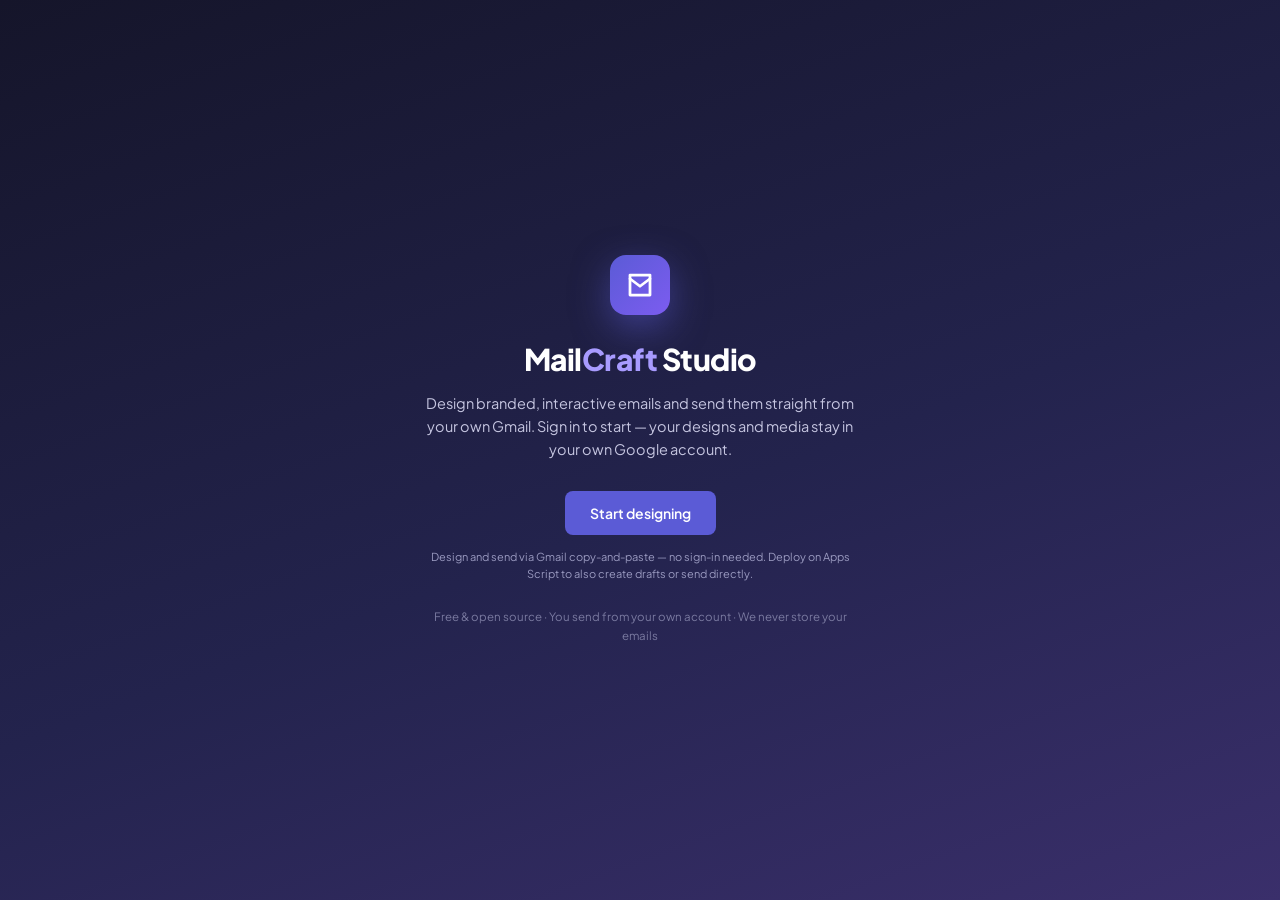
<file: tools/email-crafter/index.html>
<!DOCTYPE html>
<html lang="en">
<head>
<meta charset="UTF-8" />
<meta name="viewport" content="width=device-width, initial-scale=1" />
<title>MailCraft Studio — Email Designer</title>
<link rel="preconnect" href="https://fonts.googleapis.com" />
<link rel="preconnect" href="https://fonts.gstatic.com" crossorigin />
<link href="https://fonts.googleapis.com/css2?family=Plus+Jakarta+Sans:wght@400;500;600;700;800&family=JetBrains+Mono:wght@400;500&display=swap" rel="stylesheet" />
<style>
:root{
  --bg:#F1F0EC;
  --surface:#FFFFFF;
  --surface-2:#FAFAF8;
  --border:#E6E4DE;
  --border-strong:#D6D3CB;
  --ink:#1B1B2A;
  --ink-2:#55556A;
  --ink-3:#8A8A9C;
  --accent:#5B5BD6;
  --accent-hover:#4A4AC4;
  --accent-soft:#EEEEFB;
  --canvas:#E7E6E1;
  --paper:#FFFFFF;
  --danger:#DC2626;
  --danger-soft:#FCEBEB;
  --ok:#0E8A6E;
  --radius:10px;
  --radius-sm:7px;
  --shadow-sm:0 1px 2px rgba(27,27,42,.06);
  --shadow:0 8px 28px rgba(27,27,42,.12);
}
*{box-sizing:border-box;margin:0;padding:0}
html,body{height:100%}
body{
  font-family:'Plus Jakarta Sans',-apple-system,BlinkMacSystemFont,sans-serif;
  background:var(--bg);color:var(--ink);font-size:13.5px;line-height:1.5;
  overflow:hidden;-webkit-font-smoothing:antialiased;
}
button{font-family:inherit;cursor:pointer;border:none;background:none;color:inherit}
input,select,textarea{font-family:inherit;color:inherit;font-size:13px}
::-webkit-scrollbar{width:10px;height:10px}
::-webkit-scrollbar-thumb{background:#cfccc4;border-radius:8px;border:2px solid var(--bg)}
::-webkit-scrollbar-thumb:hover{background:#bbb7ad}

/* ============ TOP BAR ============ */
.topbar{
  height:56px;display:flex;align-items:center;padding:0 16px;gap:14px;
  background:var(--surface);border-bottom:1px solid var(--border);
  position:relative;z-index:60;
}
.brand{display:flex;align-items:center;gap:10px;padding-right:14px;border-right:1px solid var(--border);height:30px}
.brand-mark{
  width:30px;height:30px;border-radius:8px;
  background:linear-gradient(135deg,var(--accent),#7c5cf0);
  display:flex;align-items:center;justify-content:center;box-shadow:0 3px 10px rgba(91,91,214,.3)
}
.brand-mark svg{width:17px;height:17px;color:#fff}
.brand-name{font-weight:800;font-size:15px;letter-spacing:-.3px}
.brand-name span{color:var(--accent)}
.doc-name{
  background:transparent;border:1px solid transparent;border-radius:7px;padding:5px 9px;
  font-weight:600;font-size:13px;color:var(--ink-2);max-width:200px;
}
.doc-name:hover{border-color:var(--border)}
.doc-name:focus{outline:none;border-color:var(--accent);background:var(--surface-2)}
.spacer{flex:1}
.btn{
  display:inline-flex;align-items:center;gap:7px;border-radius:8px;padding:8px 13px;
  font-weight:600;font-size:12.5px;transition:.15s;white-space:nowrap;border:1px solid transparent;
}
.btn svg{width:15px;height:15px}
.btn-ghost{color:var(--ink-2);border-color:var(--border-strong)}
.btn-ghost:hover{background:var(--surface-2);color:var(--ink)}
.btn-primary{background:var(--accent);color:#fff}
.btn-primary:hover{background:var(--accent-hover)}
.btn-soft{background:var(--accent-soft);color:var(--accent)}
.btn-soft:hover{background:#e2e2fa}
.btn-icon{padding:8px;border-radius:8px;color:var(--ink-2);border:1px solid var(--border-strong)}
.btn-icon:hover{background:var(--surface-2);color:var(--ink)}

/* ============ WORKSPACE ============ */
.workspace{display:flex;height:calc(100vh - 56px)}

/* LEFT — block library */
.library{
  width:248px;flex-shrink:0;background:var(--surface);border-right:1px solid var(--border);
  overflow-y:auto;padding:14px 12px 40px;
}
.lib-search{
  width:100%;background:var(--surface-2);border:1px solid var(--border);border-radius:8px;
  padding:8px 11px;margin-bottom:12px;color:var(--ink);
}
.lib-search:focus{outline:none;border-color:var(--accent)}
.lib-cat{font-size:10.5px;font-weight:700;letter-spacing:.7px;text-transform:uppercase;color:var(--ink-3);margin:14px 4px 8px}
.lib-grid{display:grid;grid-template-columns:1fr 1fr;gap:7px}
.lib-item{
  background:var(--surface-2);border:1px solid var(--border);border-radius:9px;
  padding:11px 8px;display:flex;flex-direction:column;align-items:center;gap:6px;
  text-align:center;transition:.14s;cursor:grab;
}
.lib-item:hover{border-color:var(--accent);background:var(--accent-soft);transform:translateY(-1px)}
.lib-item:active{cursor:grabbing}
.lib-item svg{width:19px;height:19px;color:var(--accent)}
.lib-item span{font-size:11px;font-weight:600;color:var(--ink-2);line-height:1.25}

/* CENTER — canvas */
.canvas-wrap{flex:1;background:var(--canvas);overflow-y:auto;position:relative;padding:26px 0 120px}
.canvas-toolbar{
  position:sticky;top:0;z-index:20;display:flex;justify-content:center;gap:6px;
  padding:10px;margin:-26px 0 22px;background:linear-gradient(var(--canvas) 70%,rgba(231,230,225,0));
}
.seg{display:inline-flex;background:var(--surface);border:1px solid var(--border);border-radius:9px;padding:3px}
.seg button{padding:6px 13px;border-radius:6px;font-weight:600;font-size:12px;color:var(--ink-2)}
.seg button.on{background:var(--accent);color:#fff}
.canvas{
  width:600px;max-width:92%;margin:0 auto;background:var(--paper);
  box-shadow:var(--shadow);border-radius:4px;min-height:380px;overflow:hidden;transition:width .2s;
}
.canvas.mobile{width:360px}
.canvas-empty{padding:80px 30px;text-align:center;color:var(--ink-3)}
.canvas-empty svg{width:40px;height:40px;margin-bottom:14px;color:var(--border-strong)}
.canvas-empty h3{font-size:15px;color:var(--ink-2);margin-bottom:6px;font-weight:700}
.canvas-empty p{font-size:12.5px;max-width:280px;margin:0 auto;line-height:1.6}

/* block on canvas */
.cblock{position:relative;cursor:pointer;outline:2px solid transparent;outline-offset:-2px;transition:outline-color .12s}
.cblock:hover{outline-color:var(--accent-soft)}
.cblock.sel{outline-color:var(--accent)}
.cblock.drop-target-above{box-shadow:inset 0 3px 0 var(--accent)}
.cblock.drop-target-below{box-shadow:inset 0 -3px 0 var(--accent)}
.cblock-tools{
  position:absolute;top:6px;right:6px;display:none;gap:3px;background:var(--ink);
  border-radius:7px;padding:3px;z-index:8;box-shadow:0 4px 12px rgba(0,0,0,.25)
}
.cblock.sel .cblock-tools,.cblock:hover .cblock-tools{display:flex}
.cblock-tools button{padding:5px;border-radius:5px;color:#cfcfe0}
.cblock-tools button:hover{background:rgba(255,255,255,.12);color:#fff}
.cblock-tools button svg{width:14px;height:14px;display:block}
.cblock-tools button.del:hover{background:var(--danger);color:#fff}
.cblock-label{
  position:absolute;top:6px;left:6px;display:none;background:var(--accent);color:#fff;
  font-size:9.5px;font-weight:700;letter-spacing:.4px;text-transform:uppercase;
  padding:3px 7px;border-radius:6px;z-index:8
}
.cblock.sel .cblock-label{display:block}

/* RIGHT — inspector */
.inspector{
  width:300px;flex-shrink:0;background:var(--surface);border-left:1px solid var(--border);
  overflow-y:auto;padding:0 0 60px
}
.insp-head{
  padding:15px 16px 13px;border-bottom:1px solid var(--border);position:sticky;top:0;
  background:var(--surface);z-index:5
}
.insp-head h3{font-size:13.5px;font-weight:700;display:flex;align-items:center;gap:8px}
.insp-head .tag{font-size:10px;font-weight:700;color:var(--accent);background:var(--accent-soft);padding:3px 7px;border-radius:5px;text-transform:uppercase;letter-spacing:.4px}
.insp-body{padding:14px 16px}
.insp-empty{padding:40px 22px;text-align:center;color:var(--ink-3);font-size:12.5px;line-height:1.7}
.insp-empty svg{width:34px;height:34px;color:var(--border-strong);margin-bottom:12px}
.field{margin-bottom:14px}
.field>label{display:block;font-size:11px;font-weight:700;color:var(--ink-2);margin-bottom:6px;letter-spacing:.2px}
.field input[type=text],.field input[type=url],.field input[type=number],.field input[type=datetime-local],.field textarea,.field select{
  width:100%;background:var(--surface-2);border:1px solid var(--border);border-radius:7px;padding:8px 10px;color:var(--ink)
}
.field input:focus,.field textarea:focus,.field select:focus{outline:none;border-color:var(--accent);background:#fff}
.field textarea{resize:vertical;min-height:74px;line-height:1.5}
.row2{display:grid;grid-template-columns:1fr 1fr;gap:9px}
.color-field{display:flex;align-items:center;gap:8px}
.color-field input[type=color]{width:34px;height:34px;padding:0;border:1px solid var(--border);border-radius:7px;background:none;cursor:pointer}
.color-field input[type=text]{flex:1}
.seg-mini{display:flex;background:var(--surface-2);border:1px solid var(--border);border-radius:7px;padding:3px;gap:2px}
.seg-mini button{flex:1;padding:6px 4px;border-radius:5px;font-size:11px;font-weight:600;color:var(--ink-2)}
.seg-mini button.on{background:var(--accent);color:#fff}
.seg-mini button svg{width:14px;height:14px;display:block;margin:0 auto}
.range-field{display:flex;align-items:center;gap:9px}
.range-field input[type=range]{flex:1;accent-color:var(--accent)}
.range-val{font-size:11px;font-weight:700;color:var(--ink-2);min-width:42px;text-align:right;font-family:'JetBrains Mono',monospace}
.toggle{display:flex;align-items:center;justify-content:space-between;padding:9px 0;border-top:1px solid var(--border)}
.toggle label{font-size:12px;font-weight:600;color:var(--ink-2)}
.switch{position:relative;width:38px;height:21px;flex-shrink:0}
.switch input{display:none}
.switch span{position:absolute;inset:0;background:var(--border-strong);border-radius:20px;transition:.2s}
.switch span:before{content:"";position:absolute;width:15px;height:15px;left:3px;top:3px;background:#fff;border-radius:50%;transition:.2s}
.switch input:checked+span{background:var(--accent)}
.switch input:checked+span:before{transform:translateX(17px)}
.hint{font-size:10.5px;color:var(--ink-3);line-height:1.5;margin-top:6px}
.hint.warn{color:#b45309;background:#fef6e7;padding:7px 9px;border-radius:6px}
.insp-section{font-size:10.5px;font-weight:700;letter-spacing:.7px;text-transform:uppercase;color:var(--ink-3);margin:18px 0 10px;padding-top:14px;border-top:1px solid var(--border)}
.insp-section:first-child{border-top:none;padding-top:0;margin-top:0}

/* ============ MODALS ============ */
.overlay{
  position:fixed;inset:0;background:rgba(27,27,42,.5);backdrop-filter:blur(3px);
  display:none;align-items:center;justify-content:center;z-index:100;padding:20px
}
.overlay.show{display:flex}
.modal{
  background:var(--surface);border-radius:14px;width:100%;max-width:520px;max-height:88vh;
  overflow:hidden;display:flex;flex-direction:column;box-shadow:0 30px 70px rgba(0,0,0,.3)
}
.modal.wide{max-width:760px}
.modal-head{padding:18px 22px;border-bottom:1px solid var(--border);display:flex;align-items:center;justify-content:space-between}
.modal-head h2{font-size:16px;font-weight:800;display:flex;align-items:center;gap:9px}
.modal-head h2 svg{width:18px;height:18px;color:var(--accent)}
.modal-close{padding:7px;border-radius:7px;color:var(--ink-3)}
.modal-close:hover{background:var(--surface-2);color:var(--ink)}
.modal-body{padding:20px 22px;overflow-y:auto}
.modal-foot{padding:14px 22px;border-top:1px solid var(--border);display:flex;justify-content:flex-end;gap:9px;background:var(--surface-2)}
.modal .field>label{font-size:12px}
.callout{display:flex;gap:10px;padding:11px 13px;border-radius:9px;font-size:12px;line-height:1.55;margin-bottom:16px}
.callout svg{width:16px;height:16px;flex-shrink:0;margin-top:1px}
.callout.info{background:var(--accent-soft);color:#3f3f9a}
.callout.ok{background:#e7f6f1;color:#0a6e58}
.callout.warn{background:#fef6e7;color:#92500a}
.code-view{
  background:#1b1b2a;color:#d4d4e6;font-family:'JetBrains Mono',monospace;font-size:11.5px;
  border-radius:9px;padding:14px;max-height:340px;overflow:auto;white-space:pre-wrap;word-break:break-word;line-height:1.55
}
.tpl-list{display:flex;flex-direction:column;gap:8px}
.tpl-item{
  display:flex;align-items:center;justify-content:space-between;padding:11px 13px;
  background:var(--surface-2);border:1px solid var(--border);border-radius:9px
}
.tpl-item:hover{border-color:var(--accent)}
.tpl-item .tpl-meta b{font-size:13px;font-weight:700}
.tpl-item .tpl-meta small{display:block;color:var(--ink-3);font-size:11px}
.tpl-item .tpl-acts{display:flex;gap:6px}
.recip-chips{display:flex;flex-wrap:wrap;gap:6px;margin-top:8px}
.chip{background:var(--accent-soft);color:var(--accent);font-size:11.5px;font-weight:600;padding:4px 9px;border-radius:20px;display:flex;align-items:center;gap:5px}
.chip button{color:var(--accent);display:flex}
.status-msg{font-size:12.5px;font-weight:600;padding:9px 12px;border-radius:8px;margin-top:12px;display:none}
.status-msg.show{display:block}
.status-msg.ok{background:#e7f6f1;color:#0a6e58}
.status-msg.err{background:var(--danger-soft);color:#b91c1c}

/* toast */
.toast{
  position:fixed;bottom:22px;left:50%;transform:translateX(-50%) translateY(80px);
  background:var(--ink);color:#fff;padding:11px 18px;border-radius:10px;font-size:13px;font-weight:600;
  box-shadow:0 12px 30px rgba(0,0,0,.3);z-index:200;transition:transform .28s cubic-bezier(.2,.9,.3,1.3);display:flex;align-items:center;gap:9px
}
.toast.show{transform:translateX(-50%) translateY(0)}
.toast svg{width:16px;height:16px;color:#86efac}
@keyframes mcspin{to{transform:rotate(360deg)}}
.mc-spin{width:16px;height:16px;border:2px solid rgba(168,155,255,.3);border-top-color:#a89bff;border-radius:50%;display:inline-block;animation:mcspin .7s linear infinite}
.user-chip{display:flex;align-items:center;gap:8px;padding:4px 10px 4px 4px;border:1px solid var(--border);border-radius:24px;font-size:12px;font-weight:600;color:var(--ink-2)}
.user-chip .ava{width:24px;height:24px;border-radius:50%;background:linear-gradient(135deg,var(--accent),#7c5cf0);color:#fff;display:flex;align-items:center;justify-content:center;font-size:11px;font-weight:700}
.upload-btn{display:flex;align-items:center;justify-content:center;gap:7px;width:100%;background:var(--accent-soft);color:var(--accent);border:1px dashed var(--accent);border-radius:8px;padding:9px;font-weight:600;font-size:12px;margin-bottom:8px;transition:.15s}
.upload-btn:hover{background:#e2e2fa}
.upload-btn svg{width:15px;height:15px}
.upload-btn.busy{opacity:.6;pointer-events:none}

@media(max-width:920px){
  .library{width:200px}.inspector{width:260px}
}
</style>
</head>
<body>

<!-- ============ LANDING / SIGN-IN GATE ============ -->
<div id="landing" style="position:fixed;inset:0;z-index:300;background:linear-gradient(160deg,#15152a 0%,#23234d 55%,#3a2f6b 100%);display:flex;align-items:center;justify-content:center;padding:24px">
  <div style="max-width:440px;width:100%;text-align:center;color:#fff">
    <div style="width:60px;height:60px;border-radius:16px;margin:0 auto 22px;background:linear-gradient(135deg,#5B5BD6,#7c5cf0);display:flex;align-items:center;justify-content:center;box-shadow:0 12px 36px rgba(91,91,214,.5)">
      <svg viewBox="0 0 24 24" width="30" height="30" fill="none" stroke="#fff" stroke-width="2.2" stroke-linecap="round" stroke-linejoin="round"><path d="M4 4h16v16H4z"/><path d="m4 7 8 6 8-6"/></svg>
    </div>
    <h1 style="font-size:30px;font-weight:800;letter-spacing:-.5px;margin-bottom:10px">Mail<span style="color:#a89bff">Craft</span> Studio</h1>
    <p style="font-size:14.5px;line-height:1.6;color:#c5c5e0;margin-bottom:30px">Design branded, interactive emails and send them straight from your own Gmail. Sign in to start — your designs and media stay in your own Google account.</p>
    <div id="landingAuth">
      <div style="display:inline-flex;align-items:center;gap:10px;color:#a89bff;font-size:13px"><span class="mc-spin"></span> Checking your Google session…</div>
    </div>
    <p style="font-size:11.5px;color:#7a7aa0;margin-top:26px;line-height:1.6">Free &amp; open source · You send from your own account · We never store your emails</p>
  </div>
</div>

<!-- ============ TOP BAR ============ -->
<div class="topbar">
  <div class="brand">
    <div class="brand-mark">
      <svg viewBox="0 0 24 24" fill="none" stroke="currentColor" stroke-width="2.2" stroke-linecap="round" stroke-linejoin="round"><path d="M4 4h16v16H4z"/><path d="m4 7 8 6 8-6"/></svg>
    </div>
    <div class="brand-name">Mail<span>Craft</span></div>
  </div>
  <input class="doc-name" id="docName" value="Untitled email" spellcheck="false" />
  <div class="spacer"></div>
  <button class="btn btn-ghost" onclick="openTemplates()" title="Saved templates">
    <svg viewBox="0 0 24 24" fill="none" stroke="currentColor" stroke-width="2" stroke-linecap="round" stroke-linejoin="round"><path d="M4 4h6v6H4zM14 4h6v6h-6zM4 14h6v6H4zM14 14h6v6h-6z"/></svg>
    Templates
  </button>
  <button class="btn btn-ghost" onclick="openScheduled()" title="Scheduled sends">
    <svg viewBox="0 0 24 24" fill="none" stroke="currentColor" stroke-width="2" stroke-linecap="round" stroke-linejoin="round"><circle cx="12" cy="12" r="9"/><path d="M12 7v5l3 2"/></svg>
    Scheduled
  </button>
  <button class="btn btn-ghost" onclick="openPreview()" title="Live preview">
    <svg viewBox="0 0 24 24" fill="none" stroke="currentColor" stroke-width="2" stroke-linecap="round" stroke-linejoin="round"><path d="M2 12s3.5-7 10-7 10 7 10 7-3.5 7-10 7-10-7-10-7z"/><circle cx="12" cy="12" r="3"/></svg>
    Preview
  </button>
  <button class="btn btn-ghost" onclick="openExport()" title="Export HTML">
    <svg viewBox="0 0 24 24" fill="none" stroke="currentColor" stroke-width="2" stroke-linecap="round" stroke-linejoin="round"><path d="m16 18 6-6-6-6M8 6l-6 6 6 6"/></svg>
    HTML
  </button>
  <div class="user-chip" id="userChip" style="display:none"><span class="ava" id="userAva">?</span><span id="userEmail">…</span></div>
  <button class="btn-icon" onclick="openSettings()" title="Settings">
    <svg viewBox="0 0 24 24" fill="none" stroke="currentColor" stroke-width="2" stroke-linecap="round" stroke-linejoin="round"><circle cx="12" cy="12" r="3"/><path d="M19.4 15a1.65 1.65 0 0 0 .33 1.82l.06.06a2 2 0 1 1-2.83 2.83l-.06-.06a1.65 1.65 0 0 0-1.82-.33 1.65 1.65 0 0 0-1 1.51V21a2 2 0 0 1-4 0v-.09A1.65 1.65 0 0 0 9 19.4a1.65 1.65 0 0 0-1.82.33l-.06.06a2 2 0 1 1-2.83-2.83l.06-.06a1.65 1.65 0 0 0 .33-1.82 1.65 1.65 0 0 0-1.51-1H3a2 2 0 0 1 0-4h.09A1.65 1.65 0 0 0 4.6 9a1.65 1.65 0 0 0-.33-1.82l-.06-.06a2 2 0 1 1 2.83-2.83l.06.06a1.65 1.65 0 0 0 1.82.33H9a1.65 1.65 0 0 0 1-1.51V3a2 2 0 0 1 4 0v.09a1.65 1.65 0 0 0 1 1.51 1.65 1.65 0 0 0 1.82-.33l.06-.06a2 2 0 1 1 2.83 2.83l-.06.06a1.65 1.65 0 0 0-.33 1.82V9a1.65 1.65 0 0 0 1.51 1H21a2 2 0 0 1 0 4h-.09a1.65 1.65 0 0 0-1.51 1z"/></svg>
  </button>
  <button class="btn btn-primary" onclick="openSend()">
    <svg viewBox="0 0 24 24" fill="none" stroke="currentColor" stroke-width="2" stroke-linecap="round" stroke-linejoin="round"><path d="m22 2-7 20-4-9-9-4 20-7z"/><path d="M22 2 11 13"/></svg>
    Send
  </button>
</div>

<!-- ============ WORKSPACE ============ -->
<div class="workspace">
  <!-- LIBRARY -->
  <aside class="library" id="library">
    <input class="lib-search" id="libSearch" placeholder="Search blocks…" oninput="renderLibrary()" />
    <div id="libBody"></div>
  </aside>

  <!-- CANVAS -->
  <main class="canvas-wrap" id="canvasWrap">
    <div class="canvas-toolbar">
      <div class="seg">
        <button id="vwDesktop" class="on" onclick="setView('desktop')">Desktop</button>
        <button id="vwMobile" onclick="setView('mobile')">Mobile</button>
      </div>
    </div>
    <div class="canvas" id="canvas"></div>
  </main>

  <!-- INSPECTOR -->
  <aside class="inspector" id="inspector">
    <div class="insp-head"><h3 id="inspTitle">Inspector</h3></div>
    <div id="inspBody"></div>
  </aside>
</div>

<!-- ============ MODAL: SEND ============ -->
<div class="overlay" id="sendOverlay">
  <div class="modal">
    <div class="modal-head">
      <h2><svg viewBox="0 0 24 24" fill="none" stroke="currentColor" stroke-width="2" stroke-linecap="round" stroke-linejoin="round"><path d="m22 2-7 20-4-9-9-4 20-7z"/></svg>Send email</h2>
      <button class="modal-close" onclick="closeModal('sendOverlay')"><svg viewBox="0 0 24 24" fill="none" stroke="currentColor" stroke-width="2"><path d="M18 6 6 18M6 6l12 12"/></svg></button>
    </div>
    <div class="modal-body">
      <div class="field">
        <label>How would you like to send?</label>
        <select id="methodSel" onchange="onMethodChange()">
          <option value="copy">Copy design &amp; open Gmail compose</option>
          <option value="draft">Create a Gmail draft to review</option>
          <option value="direct">Send / schedule directly</option>
        </select>
      </div>
      <div class="callout ok" id="sendNoteWrap">
        <svg viewBox="0 0 24 24" fill="none" stroke="currentColor" stroke-width="2"><path d="M20 6 9 17l-5-5"/></svg>
        <span id="sendNote"></span>
      </div>
      <div class="field">
        <label>Recipients <span style="font-weight:500;color:var(--ink-3)">(optional for copy method)</span></label>
        <input type="text" id="recipInput" placeholder="name@example.com — press Enter to add" onkeydown="recipKey(event)" />
        <div class="recip-chips" id="recipChips"></div>
      </div>
      <div class="row2">
        <div class="field"><label>From name</label><input type="text" id="fromName" placeholder="Your name / brand" /></div>
        <div class="field"><label>Reply-to (optional)</label><input type="text" id="replyTo" placeholder="reply@example.com" /></div>
      </div>
      <div class="field"><label>Subject</label><input type="text" id="subjectLine" placeholder="Subject line" /></div>
      <div class="field"><label>Preheader <span style="font-weight:500;color:var(--ink-3)">(inbox preview text)</span></label><input type="text" id="preheader" placeholder="One line shown after the subject in the inbox" /></div>
      <div id="deliveryWrap">
        <div class="field">
          <label>Delivery</label>
          <select id="freqSel" onchange="onFreqChange()">
            <option value="now">Send now</option>
            <option value="once">Schedule for later</option>
            <option value="daily">Recurring — every day</option>
            <option value="weekly">Recurring — every week</option>
            <option value="monthly">Recurring — every month</option>
          </select>
        </div>
        <div id="schedFields"></div>
      </div>
      <div class="status-msg" id="sendStatus"></div>
    </div>
    <div class="modal-foot">
      <button class="btn btn-ghost" onclick="closeModal('sendOverlay')">Cancel</button>
      <button class="btn btn-soft" id="testBtn" onclick="sendTest()" style="display:none">Send test to me</button>
      <button class="btn btn-primary" id="sendBtn" onclick="primaryAction()">Copy &amp; open Gmail</button>
    </div>
  </div>
</div>

<!-- ============ MODAL: SETTINGS ============ -->
<div class="overlay" id="settingsOverlay">
  <div class="modal">
    <div class="modal-head">
      <h2><svg viewBox="0 0 24 24" fill="none" stroke="currentColor" stroke-width="2"><circle cx="12" cy="12" r="3"/><path d="M19.4 15a1.65 1.65 0 0 0 .33 1.82M4.6 9a1.65 1.65 0 0 0-.33-1.82"/></svg>Settings</h2>
      <button class="modal-close" onclick="closeModal('settingsOverlay')"><svg viewBox="0 0 24 24" fill="none" stroke="currentColor" stroke-width="2"><path d="M18 6 6 18M6 6l12 12"/></svg></button>
    </div>
    <div class="modal-body">
      <div class="callout ok">
        <svg viewBox="0 0 24 24" fill="none" stroke="currentColor" stroke-width="2"><path d="M20 6 9 17l-5-5"/></svg>
        <span>You're signed in with Google. Emails send from your own account and uploads go to your own Drive — nothing is stored on a third-party server.</span>
      </div>
      <div class="insp-section" style="margin-top:0">Account</div>
      <div class="field"><label>Signed in as</label><input type="text" id="setMyEmail" readonly style="background:#f0f0f5;cursor:default" /></div>
      <div class="insp-section">Brand kit <span style="text-transform:none;font-weight:500;color:var(--ink-3)">— applied to new blocks</span></div>
      <div class="row2">
        <div class="field"><label>Brand colour</label><div class="color-field"><input type="color" id="setBrandColor" value="#5B5BD6" /><input type="text" id="setBrandColorHex" value="#5B5BD6" /></div></div>
        <div class="field"><label>Button radius (px)</label><input type="number" id="setBtnRadius" value="8" min="0" max="40" /></div>
      </div>
      <div class="field"><label>Logo image URL</label><input type="url" id="setLogo" placeholder="https://…/logo.png" /></div>
      <div class="field">
        <label>Body font</label>
        <select id="setFont">
          <option value="Arial, Helvetica, sans-serif">Arial / Helvetica</option>
          <option value="'Helvetica Neue', Helvetica, Arial, sans-serif">Helvetica Neue</option>
          <option value="Georgia, 'Times New Roman', serif">Georgia (serif)</option>
          <option value="Verdana, Geneva, sans-serif">Verdana</option>
          <option value="Tahoma, Geneva, sans-serif">Tahoma</option>
          <option value="'Trebuchet MS', Helvetica, sans-serif">Trebuchet MS</option>
        </select>
        <div class="hint">Email clients only render web-safe fonts reliably, so the list is limited on purpose.</div>
      </div>
    </div>
    <div class="modal-foot">
      <button class="btn btn-ghost" onclick="closeModal('settingsOverlay')">Cancel</button>
      <button class="btn btn-primary" onclick="saveSettings()">Save settings</button>
    </div>
  </div>
</div>

<!-- ============ MODAL: EXPORT ============ -->
<div class="overlay" id="exportOverlay">
  <div class="modal wide">
    <div class="modal-head">
      <h2><svg viewBox="0 0 24 24" fill="none" stroke="currentColor" stroke-width="2"><path d="m16 18 6-6-6-6M8 6l-6 6 6 6"/></svg>Export HTML</h2>
      <button class="modal-close" onclick="closeModal('exportOverlay')"><svg viewBox="0 0 24 24" fill="none" stroke="currentColor" stroke-width="2"><path d="M18 6 6 18M6 6l12 12"/></svg></button>
    </div>
    <div class="modal-body">
      <div class="callout info">
        <svg viewBox="0 0 24 24" fill="none" stroke="currentColor" stroke-width="2"><circle cx="12" cy="12" r="10"/><path d="M12 16v-4M12 8h.01"/></svg>
        <span>This is email-client-safe HTML — table layout with inline styles. Paste it into any email tool, or download the file.</span>
      </div>
      <div class="code-view" id="exportCode"></div>
    </div>
    <div class="modal-foot">
      <button class="btn btn-ghost" onclick="closeModal('exportOverlay')">Close</button>
      <button class="btn btn-soft" onclick="downloadHTML()">Download .html</button>
      <button class="btn btn-primary" onclick="copyHTML()">Copy HTML</button>
    </div>
  </div>
</div>

<!-- ============ MODAL: PREVIEW ============ -->
<div class="overlay" id="previewOverlay">
  <div class="modal wide">
    <div class="modal-head">
      <h2><svg viewBox="0 0 24 24" fill="none" stroke="currentColor" stroke-width="2"><path d="M2 12s3.5-7 10-7 10 7 10 7-3.5 7-10 7-10-7-10-7z"/><circle cx="12" cy="12" r="3"/></svg>Live preview</h2>
      <button class="modal-close" onclick="closeModal('previewOverlay')"><svg viewBox="0 0 24 24" fill="none" stroke="currentColor" stroke-width="2"><path d="M18 6 6 18M6 6l12 12"/></svg></button>
    </div>
    <div class="modal-body" style="background:var(--canvas)">
      <iframe id="previewFrame" style="width:100%;height:480px;border:none;background:#fff;border-radius:8px"></iframe>
    </div>
  </div>
</div>

<!-- ============ MODAL: TEMPLATES ============ -->
<div class="overlay" id="templatesOverlay">
  <div class="modal">
    <div class="modal-head">
      <h2><svg viewBox="0 0 24 24" fill="none" stroke="currentColor" stroke-width="2"><path d="M4 4h6v6H4zM14 4h6v6h-6zM4 14h6v6H4zM14 14h6v6h-6z"/></svg>Templates</h2>
      <button class="modal-close" onclick="closeModal('templatesOverlay')"><svg viewBox="0 0 24 24" fill="none" stroke="currentColor" stroke-width="2"><path d="M18 6 6 18M6 6l12 12"/></svg></button>
    </div>
    <div class="modal-body">
      <div style="display:flex;gap:8px;margin-bottom:10px">
        <input type="text" id="tplName" placeholder="Save current design as…" style="flex:1;background:var(--surface-2);border:1px solid var(--border);border-radius:8px;padding:9px 11px" />
        <button class="btn btn-primary" onclick="saveTemplate()">Save</button>
      </div>
      <button class="btn btn-soft" id="saveGmailBtn" style="width:100%;justify-content:center;margin-bottom:16px;display:none" onclick="saveToGmailAddon()">
        <svg viewBox="0 0 24 24" fill="none" stroke="currentColor" stroke-width="2" stroke-linecap="round" stroke-linejoin="round" style="width:15px;height:15px"><path d="M4 4h16v16H4z"/><path d="m4 7 8 6 8-6"/></svg>
        Save to my Gmail add-on templates
      </button>
      <div class="insp-section" style="margin-top:0">Saved designs</div>
      <div class="tpl-list" id="tplList"></div>
      <div class="insp-section">Starter layouts</div>
      <div class="tpl-list" id="starterList"></div>
      <hr style="border:none;border-top:1px solid var(--border);margin:18px 0" />
      <div style="display:flex;gap:8px">
        <button class="btn btn-ghost" style="flex:1;justify-content:center" onclick="exportJSON()">Export .json</button>
        <button class="btn btn-ghost" style="flex:1;justify-content:center" onclick="document.getElementById('importFile').click()">Import .json</button>
        <input type="file" id="importFile" accept=".json" style="display:none" onchange="importJSON(event)" />
      </div>
    </div>
  </div>
</div>

<!-- ============ MODAL: SCHEDULED ============ -->
<div class="overlay" id="schedOverlay">
  <div class="modal">
    <div class="modal-head">
      <h2><svg viewBox="0 0 24 24" fill="none" stroke="currentColor" stroke-width="2" stroke-linecap="round" stroke-linejoin="round"><circle cx="12" cy="12" r="9"/><path d="M12 7v5l3 2"/></svg>Scheduled sends</h2>
      <button class="modal-close" onclick="closeModal('schedOverlay')"><svg viewBox="0 0 24 24" fill="none" stroke="currentColor" stroke-width="2"><path d="M18 6 6 18M6 6l12 12"/></svg></button>
    </div>
    <div class="modal-body">
      <div class="callout info">
        <svg viewBox="0 0 24 24" fill="none" stroke="currentColor" stroke-width="2"><circle cx="12" cy="12" r="10"/><path d="M12 16v-4M12 8h.01"/></svg>
        <span>Scheduled emails are sent automatically from your own account. Times use the app's time zone. Recurring sends repeat until you cancel them here.</span>
      </div>
      <div class="tpl-list" id="schedList"></div>
    </div>
    <div class="modal-foot">
      <button class="btn btn-ghost" onclick="closeModal('schedOverlay')">Close</button>
    </div>
  </div>
</div>

<input type="file" id="mediaFile" style="display:none" onchange="onMediaPicked(event)" />

<div class="toast" id="toast"><svg viewBox="0 0 24 24" fill="none" stroke="currentColor" stroke-width="2.5"><path d="M20 6 9 17l-5-5"/></svg><span id="toastMsg"></span></div>

<script>
/* ============================================================
   MailCraft Studio v2 — state
   ============================================================ */
const STORE_KEY='mailcraft_v2_doc';
const SET_KEY='mailcraft_v2_settings';
const TPL_KEY='mailcraft_v2_templates';

let settings={
  myEmail:'',
  brandColor:'#5B5BD6', btnRadius:8, logo:'', font:"Arial, Helvetica, sans-serif"
};
let currentUser=null;     // signed-in Google email
let pendingInline=[];     // {cid, driveId} collected while building send HTML
const hasServer = (typeof google!=='undefined' && google.script && google.script.run);
let doc={ name:'Untitled email', blocks:[] };
let selectedId=null;
let recipients=[];
let view='desktop';

/* ---- block definitions (defaults + library catalogue) ---- */
const CATALOG=[
  {cat:'Structure', items:[
    {type:'logo', label:'Logo'},
    {type:'spacer', label:'Spacer'},
    {type:'divider', label:'Divider'},
    {type:'columns', label:'Two columns'}
  ]},
  {cat:'Content', items:[
    {type:'heading', label:'Heading'},
    {type:'text', label:'Text'},
    {type:'button', label:'Button'},
    {type:'image', label:'Image'},
    {type:'hero', label:'Image + text'},
    {type:'imageButton', label:'Button on image'}
  ]},
  {cat:'Media', items:[
    {type:'gif', label:'Animated GIF'},
    {type:'video', label:'Video link'}
  ]},
  {cat:'Footer', items:[
    {type:'social', label:'Social icons'},
    {type:'footer', label:'Footer'}
  ]}
];

const ICONS={
  logo:'<rect x="3" y="5" width="18" height="14" rx="2"/><path d="m3 8 9 6 9-6"/>',
  spacer:'<path d="M12 3v18M8 7l4-4 4 4M8 17l4 4 4-4"/>',
  divider:'<path d="M3 12h18"/>',
  columns:'<rect x="3" y="4" width="7" height="16" rx="1"/><rect x="14" y="4" width="7" height="16" rx="1"/>',
  heading:'<path d="M6 4v16M18 4v16M6 12h12"/>',
  text:'<path d="M4 7h16M4 12h16M4 17h10"/>',
  button:'<rect x="3" y="8" width="18" height="8" rx="4"/>',
  image:'<rect x="3" y="4" width="18" height="16" rx="2"/><circle cx="8.5" cy="9.5" r="1.5"/><path d="m21 16-5-5L5 20"/>',
  hero:'<rect x="3" y="4" width="18" height="16" rx="2"/><path d="M7 14h10M7 17h6"/><circle cx="8" cy="8" r="1.5"/>',
  imageButton:'<rect x="3" y="4" width="18" height="16" rx="2"/><rect x="7" y="13" width="10" height="4" rx="2"/>',
  gif:'<rect x="3" y="5" width="18" height="14" rx="2"/><path d="M8 10v4M8 12h2M12 10v4M16 10h-2v4h2M14 12h2"/>',
  video:'<rect x="3" y="5" width="18" height="14" rx="2"/><path d="m10 9 5 3-5 3z"/>',
  social:'<circle cx="6" cy="12" r="2"/><circle cx="12" cy="12" r="2"/><circle cx="18" cy="12" r="2"/>',
  footer:'<rect x="3" y="14" width="18" height="6" rx="1"/><path d="M7 17h6"/>'
};

function defaultBlock(type){
  const b=settings.brandColor;
  const r=settings.btnRadius;
  const D={
    logo:{src:settings.logo||'https://placehold.co/180x54/5B5BD6/ffffff?text=LOGO', width:180, align:'center', bg:'#ffffff', pad:24},
    spacer:{height:24, bg:'#ffffff'},
    divider:{color:'#E2E2E2', thickness:1, width:100, pad:14, bg:'#ffffff'},
    heading:{text:'Your headline goes here', level:'h2', color:'#1B1B2A', align:'left', size:26, pad:'18,28,6,28', bg:'#ffffff', weight:700},
    text:{text:'Write your message here. Click to edit this text and tell your readers what matters — keep it warm, clear and short.', color:'#444444', align:'left', size:15, pad:'6,28,14,28', bg:'#ffffff', lh:1.6},
    button:{label:'Take action', href:'https://example.com', bg:b, color:'#ffffff', radius:r, align:'left', padY:13, padX:30, pad:'10,28,18,28', blockBg:'#ffffff', fullWidth:false, anim:'none'},
    image:{src:'https://placehold.co/600x320/EEEEFB/5B5BD6?text=Image', alt:'Image', width:100, align:'center', href:'', radius:0, pad:0, bg:'#ffffff'},
    hero:{src:'https://placehold.co/600x340/5B5BD6/ffffff?text=Hero', headline:'Big bold message', sub:'A supporting line that adds context underneath.', btnLabel:'Learn more', btnHref:'https://example.com', textColor:'#ffffff', overlay:35, btnBg:'#ffffff', btnColor:'#1B1B2A', radius:r, align:'center'},
    imageButton:{src:'https://placehold.co/600x300/EEEEFB/5B5BD6?text=Tap+the+button', btnLabel:'Shop now', btnHref:'https://example.com', btnBg:b, btnColor:'#ffffff', radius:r, posV:'bottom', posH:'center', alt:'Promo', bg:'#ffffff'},
    gif:{src:'https://placehold.co/600x300/5B5BD6/ffffff?text=Animated+GIF', alt:'Animated', width:100, align:'center', href:'', pad:0, bg:'#ffffff'},
    video:{thumb:'https://placehold.co/600x340/1B1B2A/ffffff?text=Video+thumbnail', href:'https://youtube.com', playColor:'#ffffff', width:100, align:'center', pad:0, bg:'#ffffff'},
    columns:{lImg:'https://placehold.co/270x180/EEEEFB/5B5BD6?text=Left', lTitle:'Left title', lText:'Short supporting copy for the left column.', lHref:'', rImg:'https://placehold.co/270x180/EEEEFB/5B5BD6?text=Right', rTitle:'Right title', rText:'Short supporting copy for the right column.', rHref:'', titleColor:'#1B1B2A', textColor:'#555555', pad:'12,20,12,20', bg:'#ffffff'},
    social:{items:[{n:'facebook',h:'https://facebook.com'},{n:'instagram',h:'https://instagram.com'},{n:'youtube',h:'https://youtube.com'},{n:'linkedin',h:'https://linkedin.com'}], color:'#8A8A9C', size:24, align:'center', pad:18, bg:'#ffffff'},
    footer:{company:'Your Company', address:'Street, City, Country', note:'You receive this email because you opted in.', unsub:'Unsubscribe', unsubHref:'#', color:'#9aa0aa', bg:'#F5F5F7', size:12, pad:24}
  };
  return JSON.parse(JSON.stringify(D[type]));
}

/* ============================================================
   Library
   ============================================================ */
function renderLibrary(){
  const q=(document.getElementById('libSearch').value||'').toLowerCase();
  let html='';
  CATALOG.forEach(group=>{
    const items=group.items.filter(i=>i.label.toLowerCase().includes(q)||i.type.toLowerCase().includes(q));
    if(!items.length) return;
    html+=`<div class="lib-cat">${group.cat}</div><div class="lib-grid">`;
    items.forEach(i=>{
      html+=`<div class="lib-item" draggable="true" ondragstart="libDragStart(event,'${i.type}')" onclick="addBlock('${i.type}')">
        <svg viewBox="0 0 24 24" fill="none" stroke="currentColor" stroke-width="1.9" stroke-linecap="round" stroke-linejoin="round">${ICONS[i.type]}</svg>
        <span>${i.label}</span></div>`;
    });
    html+='</div>';
  });
  document.getElementById('libBody').innerHTML=html||'<div style="padding:20px;color:var(--ink-3);font-size:12px;text-align:center">No blocks match.</div>';
}

let dragNewType=null;
function libDragStart(e,type){ dragNewType=type; e.dataTransfer.effectAllowed='copy'; }

/* ============================================================
   Canvas blocks (editor render)
   ============================================================ */
function addBlock(type, index){
  const blk={id:'b'+Date.now()+Math.floor(Math.random()*999), type, props:defaultBlock(type)};
  if(index===undefined||index<0) doc.blocks.push(blk);
  else doc.blocks.splice(index,0,blk);
  selectedId=blk.id;
  renderCanvas(); renderInspector(); save();
  setTimeout(()=>{const el=document.querySelector(`[data-id="${blk.id}"]`); if(el) el.scrollIntoView({behavior:'smooth',block:'center'});},60);
}
function selectBlock(id){ selectedId=id; renderCanvas(); renderInspector(); }
function moveBlock(id,dir){
  const i=doc.blocks.findIndex(b=>b.id===id); if(i<0)return;
  const j=i+dir; if(j<0||j>=doc.blocks.length)return;
  [doc.blocks[i],doc.blocks[j]]=[doc.blocks[j],doc.blocks[i]];
  renderCanvas(); save();
}
function dupBlock(id){
  const i=doc.blocks.findIndex(b=>b.id===id); if(i<0)return;
  const copy=JSON.parse(JSON.stringify(doc.blocks[i])); copy.id='b'+Date.now()+Math.floor(Math.random()*999);
  doc.blocks.splice(i+1,0,copy); selectedId=copy.id;
  renderCanvas(); renderInspector(); save();
}
function delBlock(id){
  doc.blocks=doc.blocks.filter(b=>b.id!==id);
  if(selectedId===id) selectedId=null;
  renderCanvas(); renderInspector(); save();
}

function renderCanvas(){
  const c=document.getElementById('canvas');
  c.className='canvas'+(view==='mobile'?' mobile':'');
  if(!doc.blocks.length){
    c.innerHTML=`<div class="canvas-empty">
      <svg viewBox="0 0 24 24" fill="none" stroke="currentColor" stroke-width="1.6"><rect x="3" y="3" width="18" height="18" rx="2"/><path d="M3 9h18M9 21V9"/></svg>
      <h3>Start your design</h3>
      <p>Click a block on the left, or drag it here. Stack images, text and buttons in any order — links sit above, between or below your images.</p></div>`;
    return;
  }
  c.innerHTML=doc.blocks.map((b,i)=>{
    const sel=b.id===selectedId?' sel':'';
    return `<div class="cblock${sel}" data-id="${b.id}" data-index="${i}" draggable="true"
        onclick="event.stopPropagation();selectBlock('${b.id}')"
        ondragstart="blockDragStart(event,${i})" ondragover="blockDragOver(event,${i})" ondragleave="blockDragLeave(event)" ondrop="blockDrop(event,${i})" ondragend="blockDragEnd(event)">
      <div class="cblock-label">${b.type}</div>
      <div class="cblock-tools">
        <button onclick="event.stopPropagation();moveBlock('${b.id}',-1)" title="Move up"><svg viewBox="0 0 24 24" fill="none" stroke="currentColor" stroke-width="2"><path d="m18 15-6-6-6 6"/></svg></button>
        <button onclick="event.stopPropagation();moveBlock('${b.id}',1)" title="Move down"><svg viewBox="0 0 24 24" fill="none" stroke="currentColor" stroke-width="2"><path d="m6 9 6 6 6-6"/></svg></button>
        <button onclick="event.stopPropagation();dupBlock('${b.id}')" title="Duplicate"><svg viewBox="0 0 24 24" fill="none" stroke="currentColor" stroke-width="2"><rect x="9" y="9" width="11" height="11" rx="2"/><path d="M5 15V5a2 2 0 0 1 2-2h10"/></svg></button>
        <button class="del" onclick="event.stopPropagation();delBlock('${b.id}')" title="Delete"><svg viewBox="0 0 24 24" fill="none" stroke="currentColor" stroke-width="2"><path d="M3 6h18M8 6V4h8v2M19 6l-1 14H6L5 6"/></svg></button>
      </div>
      ${renderBlockHTML(b)}
    </div>`;
  }).join('');
}

/* drag reorder */
let dragFrom=null;
function blockDragStart(e,i){ dragFrom=i; e.dataTransfer.effectAllowed='move'; }
function blockDragOver(e,i){
  e.preventDefault();
  if(dragNewType!==null){ e.dataTransfer.dropEffect='copy'; }
  const el=e.currentTarget; const r=el.getBoundingClientRect();
  const below=(e.clientY-r.top)>r.height/2;
  el.classList.toggle('drop-target-below',below);
  el.classList.toggle('drop-target-above',!below);
}
function blockDragLeave(e){ e.currentTarget.classList.remove('drop-target-below','drop-target-above'); }
function blockDrop(e,i){
  e.preventDefault(); e.stopPropagation();
  const el=e.currentTarget; const r=el.getBoundingClientRect();
  const below=(e.clientY-r.top)>r.height/2;
  let target=below?i+1:i;
  el.classList.remove('drop-target-below','drop-target-above');
  if(dragNewType!==null){ addBlock(dragNewType,target); dragNewType=null; return; }
  if(dragFrom===null) return;
  const blk=doc.blocks.splice(dragFrom,1)[0];
  if(dragFrom<target) target--;
  doc.blocks.splice(target,0,blk);
  dragFrom=null; renderCanvas(); save();
}
function blockDragEnd(e){ dragFrom=null; document.querySelectorAll('.cblock').forEach(b=>b.classList.remove('drop-target-below','drop-target-above')); }

/* canvas-wide drop (empty area) */
document.addEventListener('DOMContentLoaded',()=>{
  const cw=document.getElementById('canvasWrap');
  cw.addEventListener('dragover',e=>{ if(dragNewType!==null){e.preventDefault();e.dataTransfer.dropEffect='copy';} });
  cw.addEventListener('drop',e=>{ if(dragNewType!==null && !e.target.closest('.cblock')){ e.preventDefault(); addBlock(dragNewType); dragNewType=null; } });
  document.getElementById('canvas').addEventListener('click',()=>{ selectedId=null; renderCanvas(); renderInspector(); });
});

/* editor preview of a single block (visual approximation) */
function px(v){return v+'px';}
function alignFlex(a){return a==='left'?'flex-start':a==='right'?'flex-end':'center';}
function esc(s){return (s||'').replace(/&/g,'&amp;').replace(/</g,'&lt;').replace(/>/g,'&gt;');}
function padCss(p){ if(!p) return '0'; const a=(''+p).split(',').map(n=>n.trim()+'px'); return a.length===4?a.join(' '):p+'px'; }

function renderBlockHTML(b){
  const p=b.props;
  switch(b.type){
    case 'logo':
      return `<div style="background:${p.bg};padding:${p.pad}px;text-align:${p.align}"><img src="${esc(p.src)}" style="width:${p.width}px;max-width:100%" /></div>`;
    case 'spacer':
      return `<div style="background:${p.bg};height:${p.height}px"></div>`;
    case 'divider':
      return `<div style="background:${p.bg};padding:${p.pad}px 28px"><div style="width:${p.width}%;margin:auto;border-top:${p.thickness}px solid ${p.color}"></div></div>`;
    case 'heading':
      return `<div style="background:${p.bg};padding:${padCss(p.pad)};text-align:${p.align}"><div style="font-size:${p.size}px;font-weight:${p.weight};color:${p.color};line-height:1.25">${esc(p.text)}</div></div>`;
    case 'text':
      return `<div style="background:${p.bg};padding:${padCss(p.pad)};text-align:${p.align}"><div style="font-size:${p.size}px;color:${p.color};line-height:${p.lh}">${esc(p.text).replace(/\n/g,'<br>')}</div></div>`;
    case 'button':{
      const w=p.fullWidth?'display:block;':'display:inline-block;';
      return `<div style="background:${p.blockBg};padding:${padCss(p.pad)};text-align:${p.align}">
        <span style="${w}background:${p.bg};color:${p.color};border-radius:${p.radius}px;padding:${p.padY}px ${p.padX}px;font-size:14px;font-weight:600">${esc(p.label)}</span></div>`;
    }
    case 'image':
      return `<div style="background:${p.bg};padding:${p.pad}px;text-align:${p.align}"><img src="${esc(p.src)}" style="width:${p.width}%;max-width:100%;border-radius:${p.radius}px;display:inline-block" /></div>`;
    case 'hero':
      return `<div style="position:relative;text-align:${p.align};border-radius:${p.radius}px;overflow:hidden">
        <img src="${esc(p.src)}" style="width:100%;display:block" />
        <div style="position:absolute;inset:0;background:rgba(0,0,0,${p.overlay/100})"></div>
        <div style="position:absolute;inset:0;display:flex;flex-direction:column;justify-content:center;align-items:${alignFlex(p.align)};padding:26px">
          <div style="color:${p.textColor};font-size:26px;font-weight:800;line-height:1.2;margin-bottom:8px">${esc(p.headline)}</div>
          <div style="color:${p.textColor};font-size:14px;opacity:.92;margin-bottom:14px;max-width:80%">${esc(p.sub)}</div>
          <span style="background:${p.btnBg};color:${p.btnColor};border-radius:${p.radius}px;padding:11px 24px;font-size:13px;font-weight:700">${esc(p.btnLabel)}</span>
        </div></div>`;
    case 'imageButton':{
      const jv=p.posV==='top'?'flex-start':p.posV==='middle'?'center':'flex-end';
      return `<div style="background:${p.bg};position:relative">
        <img src="${esc(p.src)}" style="width:100%;display:block" />
        <div style="position:absolute;inset:0;display:flex;justify-content:${alignFlex(p.posH)};align-items:${jv};padding:20px">
          <span style="background:${p.btnBg};color:${p.btnColor};border-radius:${p.radius}px;padding:11px 26px;font-size:13px;font-weight:700;box-shadow:0 3px 12px rgba(0,0,0,.25)">${esc(p.btnLabel)}</span>
        </div></div>`;
    }
    case 'gif':
      return `<div style="background:${p.bg};padding:${p.pad}px;text-align:${p.align}"><img src="${esc(p.src)}" style="width:${p.width}%;max-width:100%;display:inline-block" /></div>`;
    case 'video':
      return `<div style="background:${p.bg};padding:${p.pad}px;text-align:${p.align};position:relative">
        <div style="position:relative;display:inline-block;width:${p.width}%;max-width:100%">
          <img src="${esc(p.thumb)}" style="width:100%;display:block" />
          <div style="position:absolute;inset:0;display:flex;align-items:center;justify-content:center">
            <div style="width:54px;height:54px;border-radius:50%;background:rgba(0,0,0,.55);display:flex;align-items:center;justify-content:center">
              <svg viewBox="0 0 24 24" width="22" height="22" fill="${p.playColor}"><path d="M8 5v14l11-7z"/></svg></div></div>
        </div></div>`;
    case 'columns':
      return `<div style="background:${p.bg};padding:${padCss(p.pad)};display:flex;gap:16px">
        ${['l','r'].map(s=>`<div style="flex:1">
          <img src="${esc(p[s+'Img'])}" style="width:100%;display:block;border-radius:6px;margin-bottom:9px" />
          <div style="font-size:15px;font-weight:700;color:${p.titleColor};margin-bottom:5px">${esc(p[s+'Title'])}</div>
          <div style="font-size:13px;color:${p.textColor};line-height:1.5">${esc(p[s+'Text'])}</div>
        </div>`).join('')}</div>`;
    case 'social':
      return `<div style="background:${p.bg};padding:${p.pad}px;text-align:${p.align}">
        ${p.items.map(it=>`<span style="display:inline-block;margin:0 7px">${socialIcon(it.n,p.color,p.size)}</span>`).join('')}</div>`;
    case 'footer':
      return `<div style="background:${p.bg};padding:${p.pad}px;text-align:center;color:${p.color};font-size:${p.size}px;line-height:1.7">
        <div style="font-weight:700;margin-bottom:4px">${esc(p.company)}</div>
        <div>${esc(p.address)}</div><div style="margin-top:6px">${esc(p.note)}</div>
        <div style="margin-top:8px"><span style="text-decoration:underline">${esc(p.unsub)}</span></div></div>`;
  }
  return '';
}

function socialIcon(n,color,size){
  const paths={
    facebook:'M14 9h3V6h-3c-1.7 0-3 1.3-3 3v2H8v3h3v7h3v-7h3l1-3h-4V9c0-.6.4-1 1-1z',
    instagram:'M7 2h10a5 5 0 0 1 5 5v10a5 5 0 0 1-5 5H7a5 5 0 0 1-5-5V7a5 5 0 0 1 5-5zm5 5a5 5 0 1 0 0 10 5 5 0 0 0 0-10zm0 2a3 3 0 1 1 0 6 3 3 0 0 1 0-6zm5.5-3a1 1 0 1 0 0 2 1 1 0 0 0 0-2z',
    youtube:'M22 8.2a3 3 0 0 0-2.1-2.1C18 5.5 12 5.5 12 5.5s-6 0-7.9.6A3 3 0 0 0 2 8.2 31 31 0 0 0 2 12a31 31 0 0 0 .1 3.8 3 3 0 0 0 2.1 2.1c1.9.6 7.9.6 7.9.6s6 0 7.9-.6a3 3 0 0 0 2.1-2.1A31 31 0 0 0 22 12a31 31 0 0 0-.1-3.8zM10 15V9l5 3z',
    linkedin:'M6 9H2v12h4zM4 3a2.5 2.5 0 1 0 0 5 2.5 2.5 0 0 0 0-5zm6 6H6v12h4v-6c0-3 4-3.2 4 0v6h4v-7c0-6-6-5.8-8-3z',
    twitter:'M22 5.9c-.7.3-1.5.6-2.3.7a4 4 0 0 0 1.8-2.2c-.8.5-1.7.8-2.6 1A4 4 0 0 0 12 9.3 11 11 0 0 1 4 5a4 4 0 0 0 1.2 5.3c-.6 0-1.2-.2-1.7-.5a4 4 0 0 0 3.2 4 4 4 0 0 1-1.8 0 4 4 0 0 0 3.7 2.8A8 8 0 0 1 2 18.6 11 11 0 0 0 22 9z',
    whatsapp:'M12 2a10 10 0 0 0-8.5 15.2L2 22l4.9-1.4A10 10 0 1 0 12 2zm5 14c-.3.7-1.5 1.3-2 1.4-.6.1-1.3.2-4-1-3.4-1.5-5.5-5-5.7-5.3-.2-.3-1.4-1.9-1.4-3.6s.9-2.5 1.2-2.8c.3-.3.7-.4 1-.4h.7c.2 0 .5 0 .8.6l1 2.3c.1.2.1.5 0 .7l-.5.7c-.2.2-.4.5-.2.8.2.4 1 1.6 2.1 2.5 1.4 1.2 2.5 1.6 2.9 1.7.3.1.5.1.7-.1l1-1.1c.2-.3.5-.2.8-.1l2.2 1c.3.2.5.3.6.4.1.3.1.9-.2 1.6z'
  };
  return `<svg viewBox="0 0 24 24" width="${size}" height="${size}" fill="${color}">${`<path d="${paths[n]||paths.facebook}"/>`}</svg>`;
}

/* ============================================================
   Inspector
   ============================================================ */
function f(label,inner){ return `<div class="field"><label>${label}</label>${inner}</div>`; }
function inp(id,val,type='text',ph=''){ return `<input id="i_${id}" type="${type}" value="${(val??'').toString().replace(/"/g,'&quot;')}" placeholder="${ph}" oninput="up('${id}',this.value)" />`; }
function area(id,val){ return `<textarea id="i_${id}" oninput="up('${id}',this.value)">${esc(val)}</textarea>`; }
function color(id,val){ return `<div class="color-field"><input type="color" value="${val}" oninput="up('${id}',this.value);document.getElementById('t_${id}').value=this.value" /><input id="t_${id}" type="text" value="${val}" oninput="up('${id}',this.value)" /></div>`; }
function align(id,val){
  const o=[['left','M3 6h14M3 12h18M3 18h12'],['center','M3 6h18M6 12h12M4 18h16'],['right','M7 6h14M3 12h18M9 18h12']];
  return `<div class="seg-mini">${o.map(([v,d])=>`<button class="${val===v?'on':''}" onclick="up('${id}','${v}')"><svg viewBox="0 0 24 24" fill="none" stroke="currentColor" stroke-width="2">${`<path d="${d}"/>`}</svg></button>`).join('')}</div>`;
}
function range(id,val,min,max,step=1,unit=''){
  return `<div class="range-field"><input type="range" min="${min}" max="${max}" step="${step}" value="${val}" oninput="up('${id}',+this.value);document.getElementById('rv_${id}').textContent=this.value+'${unit}'" /><span class="range-val" id="rv_${id}">${val}${unit}</span></div>`;
}
function sel(id,val,opts){ return `<select onchange="up('${id}',this.value)">${opts.map(([v,l])=>`<option value="${v}" ${v===val?'selected':''}>${l}</option>`).join('')}</select>`; }
function tog(id,val,label,hint){ return `<div class="toggle"><label>${label}</label><label class="switch"><input type="checkbox" ${val?'checked':''} onchange="up('${id}',this.checked)" /><span></span></label></div>${hint?`<div class="hint">${hint}</div>`:''}`; }

function up(key,val){
  const b=doc.blocks.find(x=>x.id===selectedId); if(!b)return;
  b.props[key]=val;
  // a manually typed URL is no longer the uploaded Drive file
  const clearMap={src:'driveId',thumb:'thumbDriveId',lImg:'lDriveId',rImg:'rDriveId'};
  if(clearMap[key]) b.props[clearMap[key]]=undefined;
  renderCanvas(); save();
}
function upNested(side,key,val){
  const b=doc.blocks.find(x=>x.id===selectedId); if(!b)return;
  b.props[side+key]=val; renderCanvas(); save();
}

function renderInspector(){
  const title=document.getElementById('inspTitle');
  const body=document.getElementById('inspBody');
  const b=doc.blocks.find(x=>x.id===selectedId);
  if(!b){
    title.textContent='Inspector';
    body.innerHTML=`<div class="insp-empty">
      <svg viewBox="0 0 24 24" fill="none" stroke="currentColor" stroke-width="1.6"><path d="M12 20h9M16.5 3.5a2.1 2.1 0 0 1 3 3L7 19l-4 1 1-4z"/></svg>
      Select a block on the canvas to edit its content and style.</div>`;
    return;
  }
  const lbl={logo:'Logo',spacer:'Spacer',divider:'Divider',heading:'Heading',text:'Text',button:'Button',image:'Image',hero:'Image + text',imageButton:'Button on image',gif:'Animated GIF',video:'Video link',columns:'Two columns',social:'Social icons',footer:'Footer'};
  title.innerHTML=`<span class="tag">${b.type}</span> ${lbl[b.type]||b.type}`;
  const p=b.props; let h='';
  switch(b.type){
    case 'logo':
      h+=uploadBtn('src','driveId','image/*');
      h+=f('Image URL',inp('src',p.src,'url'));
      h+=f('Width (px)',range('width',p.width,60,300,2,'px'));
      h+=f('Alignment',align('align',p.align));
      h+=f('Background',color('bg',p.bg));
      h+=f('Padding (px)',range('pad',p.pad,0,60,2,'px'));
      break;
    case 'spacer':
      h+=f('Height (px)',range('height',p.height,4,120,2,'px'));
      h+=f('Background',color('bg',p.bg)); break;
    case 'divider':
      h+=f('Line colour',color('color',p.color));
      h+=f('Thickness',range('thickness',p.thickness,1,8,1,'px'));
      h+=f('Width (%)',range('width',p.width,20,100,5,'%'));
      h+=f('Vertical padding',range('pad',p.pad,0,40,2,'px'));
      h+=f('Background',color('bg',p.bg)); break;
    case 'heading':
      h+=f('Text',area('text',p.text));
      h+=f('Level',sel('level',p.level,[['h1','H1 — Title'],['h2','H2 — Section'],['h3','H3 — Small']]));
      h+=f('Font size',range('size',p.size,14,44,1,'px'));
      h+=f('Weight',sel('weight',p.weight,[[400,'Regular'],[600,'Semibold'],[700,'Bold'],[800,'Extra bold']]));
      h+=f('Colour',color('color',p.color));
      h+=f('Alignment',align('align',p.align));
      h+=f('Background',color('bg',p.bg)); break;
    case 'text':
      h+=f('Text',area('text',p.text));
      h+=f('Font size',range('size',p.size,11,22,1,'px'));
      h+=f('Line height',range('lh',p.lh,1.2,2.2,0.1));
      h+=f('Colour',color('color',p.color));
      h+=f('Alignment',align('align',p.align));
      h+=f('Background',color('bg',p.bg)); break;
    case 'button':
      h+=f('Label',inp('label',p.label));
      h+=f('Link URL',inp('href',p.href,'url','https://'));
      h+='<div class="row2">'+f('Button colour',color('bg',p.bg))+f('Text colour',color('color',p.color))+'</div>';
      h+=f('Corner radius',range('radius',p.radius,0,40,1,'px'));
      h+='<div class="row2">'+f('Padding Y',range('padY',p.padY,6,24,1,'px'))+f('Padding X',range('padX',p.padX,12,50,1,'px'))+'</div>';
      h+=f('Alignment',align('align',p.align));
      h+=tog('fullWidth',p.fullWidth,'Full-width button');
      h+=f('Animation',sel('anim',p.anim,[['none','None'],['pulse','Pulse (where supported)'],['fade','Fade in (where supported)']]));
      h+=`<div class="hint warn">CSS animation plays in Apple Mail and most modern clients, and is ignored gracefully in Outlook — the button still shows perfectly.</div>`;
      h+=f('Block background',color('blockBg',p.blockBg)); break;
    case 'image':
      h+=uploadBtn('src','driveId','image/*');
      h+=f('Image URL',inp('src',p.src,'url'));
      h+=f('Alt text',inp('alt',p.alt));
      h+=f('Link URL (optional)',inp('href',p.href,'url','https://'));
      h+=f('Width (%)',range('width',p.width,20,100,5,'%'));
      h+=f('Corner radius',range('radius',p.radius,0,30,1,'px'));
      h+=f('Alignment',align('align',p.align));
      h+=f('Padding',range('pad',p.pad,0,40,2,'px'));
      h+=f('Background',color('bg',p.bg)); break;
    case 'hero':
      h+=uploadBtn('src','driveId','image/*',false,'Upload background image');
      h+=f('Background image URL',inp('src',p.src,'url'));
      h+=f('Headline',inp('headline',p.headline));
      h+=f('Sub-text',area('sub',p.sub));
      h+=f('Button label',inp('btnLabel',p.btnLabel));
      h+=f('Button link',inp('btnHref',p.btnHref,'url','https://'));
      h+=f('Text colour',color('textColor',p.textColor));
      h+=f('Dark overlay',range('overlay',p.overlay,0,80,5,'%'));
      h+='<div class="row2">'+f('Button bg',color('btnBg',p.btnBg))+f('Button text',color('btnColor',p.btnColor))+'</div>';
      h+=f('Alignment',align('align',p.align));
      h+=`<div class="hint warn">Text-over-image uses an overlay that always renders, but a few older clients ignore background positioning — preview before sending.</div>`;
      break;
    case 'imageButton':
      h+=uploadBtn('src','driveId','image/*');
      h+=f('Image URL',inp('src',p.src,'url'));
      h+=f('Button label',inp('btnLabel',p.btnLabel));
      h+=f('Button link',inp('btnHref',p.btnHref,'url','https://'));
      h+='<div class="row2">'+f('Button bg',color('btnBg',p.btnBg))+f('Button text',color('btnColor',p.btnColor))+'</div>';
      h+=f('Corner radius',range('radius',p.radius,0,40,1,'px'));
      h+=f('Vertical position',sel('posV',p.posV,[['top','Top'],['middle','Middle'],['bottom','Bottom']]));
      h+=f('Horizontal position',align('posH',p.posH));
      h+=`<div class="hint warn">The button sits over the image where clients allow it; Outlook drops it below the image as a safe fallback.</div>`;
      break;
    case 'gif':
      h+=uploadBtn('src','driveId','image/gif,image/*',false,'Upload GIF');
      h+=f('GIF URL',inp('src',p.src,'url'));
      h+=f('Alt text',inp('alt',p.alt));
      h+=f('Link URL (optional)',inp('href',p.href,'url','https://'));
      h+=f('Width (%)',range('width',p.width,20,100,5,'%'));
      h+=f('Alignment',align('align',p.align));
      h+=f('Background',color('bg',p.bg));
      h+=`<div class="hint warn">Outlook 2007–2019 shows only the first frame, so design a strong first frame.</div>`; break;
    case 'video':
      h+=uploadBtn('','','video/*',true,'Upload video to my Drive');
      h+=f('Thumbnail URL',inp('thumb',p.thumb,'url'));
      h+=uploadBtn('thumb','thumbDriveId','image/*',false,'Upload custom thumbnail');
      h+=f('Video link (YouTube/Vimeo)',inp('href',p.href,'url','https://'));
      h+=f('Play button colour',color('playColor',p.playColor));
      h+=f('Width (%)',range('width',p.width,30,100,5,'%'));
      h+=f('Alignment',align('align',p.align));
      h+=f('Background',color('bg',p.bg));
      h+=`<div class="hint">Inline video plays only in Apple Mail. Everywhere else this opens the video link — the same approach Salesforce uses.</div>`; break;
    case 'columns':
      h+='<div class="insp-section" style="margin-top:0">Left column</div>';
      h+=uploadBtn('lImg','lDriveId','image/*');
      h+=f('Image URL',inp('lImg',p.lImg,'url'));
      h+=f('Title',inp('lTitle',p.lTitle));
      h+=f('Text',area('lText',p.lText));
      h+=f('Link (optional)',inp('lHref',p.lHref,'url'));
      h+='<div class="insp-section">Right column</div>';
      h+=uploadBtn('rImg','rDriveId','image/*');
      h+=f('Image URL',inp('rImg',p.rImg,'url'));
      h+=f('Title',inp('rTitle',p.rTitle));
      h+=f('Text',area('rText',p.rText));
      h+=f('Link (optional)',inp('rHref',p.rHref,'url'));
      h+='<div class="insp-section">Style</div>';
      h+='<div class="row2">'+f('Title colour',color('titleColor',p.titleColor))+f('Text colour',color('textColor',p.textColor))+'</div>';
      h+=f('Background',color('bg',p.bg));
      h+=`<div class="hint">Columns stack vertically on mobile automatically.</div>`; break;
    case 'social':
      h+='<div class="insp-section" style="margin-top:0">Networks</div><div id="socialRows">'+p.items.map((it,i)=>socialRow(it,i)).join('')+'</div>';
      h+=`<button class="btn btn-soft" style="width:100%;justify-content:center;margin-top:4px" onclick="addSocial()">+ Add network</button>`;
      h+='<div class="insp-section">Style</div>';
      h+=f('Icon colour',color('color',p.color));
      h+=f('Icon size',range('size',p.size,16,40,2,'px'));
      h+=f('Alignment',align('align',p.align));
      h+=f('Padding',range('pad',p.pad,0,40,2,'px'));
      h+=f('Background',color('bg',p.bg)); break;
    case 'footer':
      h+=f('Company name',inp('company',p.company));
      h+=f('Address',inp('address',p.address));
      h+=f('Compliance note',area('note',p.note));
      h+=f('Unsubscribe text',inp('unsub',p.unsub));
      h+=f('Unsubscribe link',inp('unsubHref',p.unsubHref,'url'));
      h+=f('Text colour',color('color',p.color));
      h+=f('Background',color('bg',p.bg));
      h+=f('Font size',range('size',p.size,10,16,1,'px'));
      h+=f('Padding',range('pad',p.pad,10,40,2,'px')); break;
  }
  body.innerHTML='<div class="insp-body">'+h+'</div>';
}

function socialRow(it,i){
  const nets=['facebook','instagram','youtube','linkedin','twitter','whatsapp'];
  return `<div style="display:flex;gap:6px;margin-bottom:7px;align-items:center">
    <select onchange="setSocial(${i},'n',this.value)" style="flex:0 0 110px;background:var(--surface-2);border:1px solid var(--border);border-radius:7px;padding:7px">
      ${nets.map(n=>`<option value="${n}" ${it.n===n?'selected':''}>${n[0].toUpperCase()+n.slice(1)}</option>`).join('')}</select>
    <input type="url" value="${esc(it.h)}" placeholder="https://" oninput="setSocial(${i},'h',this.value)" style="flex:1;background:var(--surface-2);border:1px solid var(--border);border-radius:7px;padding:7px" />
    <button class="btn-icon" style="border:none" onclick="rmSocial(${i})"><svg viewBox="0 0 24 24" width="15" height="15" fill="none" stroke="currentColor" stroke-width="2"><path d="M18 6 6 18M6 6l12 12"/></svg></button></div>`;
}
function setSocial(i,k,v){ const b=doc.blocks.find(x=>x.id===selectedId); b.props.items[i][k]=v; renderCanvas(); save(); }
function addSocial(){ const b=doc.blocks.find(x=>x.id===selectedId); b.props.items.push({n:'facebook',h:'https://'}); renderInspector(); renderCanvas(); save(); }
function rmSocial(i){ const b=doc.blocks.find(x=>x.id===selectedId); b.props.items.splice(i,1); renderInspector(); renderCanvas(); save(); }

/* ============================================================
   EMAIL HTML EXPORT (table-based, inline CSS, Outlook-safe)
   ============================================================ */
function row(inner,bg){ return `<tr><td align="center" bgcolor="${bg||'#ffffff'}" style="background-color:${bg||'#ffffff'};padding:0">${inner}</td></tr>`; }

function bulletproofButton(label,href,bg,color,radius,padY,padX,fullWidth,anim){
  const animClass = anim&&anim!=='none' ? ` class="mc-${anim}"` : '';
  const w = fullWidth ? 'width:100%;' : '';
  // VML for Outlook + standard anchor for everyone else
  return `<!--[if mso]>
  <v:roundrect xmlns:v="urn:schemas-microsoft-com:vml" xmlns:w="urn:schemas-microsoft-com:office:word" href="${href}" style="height:${padY*2+20}px;v-text-anchor:middle;width:${fullWidth?'100%':'auto'};" arcsize="${Math.round(radius/2)}%" stroke="f" fillcolor="${bg}">
  <w:anchorlock/><center style="color:${color};font-family:sans-serif;font-size:14px;font-weight:bold;">${label}</center>
  </v:roundrect>
  <![endif]-->
  <!--[if !mso]><!-- -->
  <a href="${href}"${animClass} target="_blank" style="${w}background-color:${bg};color:${color};display:inline-block;font-size:14px;font-weight:600;line-height:1;padding:${padY}px ${padX}px;text-decoration:none;border-radius:${radius}px;mso-padding-alt:0;text-align:center;">${label}</a>
  <!--<![endif]-->`;
}

let EMAIL_MODE='preview';
// In 'send' mode, uploaded (Drive) images are embedded inline via CID for reliable rendering.
function emImg(driveId, url){
  if(EMAIL_MODE==='send' && driveId){
    const cid='mc_'+driveId;
    if(!pendingInline.some(x=>x.cid===cid)) pendingInline.push({cid:cid, driveId:driveId});
    return 'cid:'+cid;
  }
  return url;
}

function blockToEmail(b){
  const p=b.props; const F=settings.font;
  switch(b.type){
    case 'logo':
      return row(`<table role="presentation" width="100%"><tr><td align="${p.align}" style="padding:${p.pad}px"><img src="${emImg(p.driveId,p.src)}" width="${p.width}" alt="logo" style="display:block;border:0;width:${p.width}px;max-width:100%;margin:${p.align==='center'?'0 auto':'0'}"/></td></tr></table>`, p.bg);
    case 'spacer':
      return row(`<div style="line-height:${p.height}px;height:${p.height}px;font-size:1px">&nbsp;</div>`, p.bg);
    case 'divider':
      return row(`<table role="presentation" width="100%"><tr><td style="padding:${p.pad}px 28px"><table role="presentation" width="${p.width}%" align="center"><tr><td style="border-top:${p.thickness}px solid ${p.color};font-size:1px;line-height:1px">&nbsp;</td></tr></table></td></tr></table>`, p.bg);
    case 'heading':{
      const sz=p.size; const pad=padCss(p.pad).replace(/px/g,'px');
      return row(`<div style="font-family:${F};font-size:${sz}px;font-weight:${p.weight};line-height:1.25;color:${p.color};text-align:${p.align};padding:${pad}">${esc(p.text)}</div>`, p.bg);
    }
    case 'text':
      return row(`<div style="font-family:${F};font-size:${p.size}px;line-height:${p.lh};color:${p.color};text-align:${p.align};padding:${padCss(p.pad)}">${esc(p.text).replace(/\n/g,'<br>')}</div>`, p.bg);
    case 'button':
      return row(`<table role="presentation" width="100%"><tr><td align="${p.align}" style="padding:${padCss(p.pad)}">${bulletproofButton(esc(p.label),p.href,p.bg,p.color,p.radius,p.padY,p.padX,p.fullWidth,p.anim)}</td></tr></table>`, p.blockBg);
    case 'image':{
      const img=`<img src="${emImg(p.driveId,p.src)}" alt="${esc(p.alt)}" width="${Math.round(600*p.width/100)}" style="display:block;border:0;width:${p.width}%;max-width:100%;border-radius:${p.radius}px;margin:${p.align==='center'?'0 auto':p.align==='right'?'0 0 0 auto':'0'}"/>`;
      const wrapped=p.href?`<a href="${p.href}" target="_blank">${img}</a>`:img;
      return row(`<table role="presentation" width="100%"><tr><td align="${p.align}" style="padding:${p.pad}px">${wrapped}</td></tr></table>`, p.bg);
    }
    case 'hero':
      // image + caption stacked (most compatible "image+text"): image, then overlay-styled text band
      return row(`<table role="presentation" width="100%">
        <tr><td style="padding:0"><img src="${emImg(p.driveId,p.src)}" alt="${esc(p.headline)}" width="600" style="display:block;border:0;width:100%;border-radius:${p.radius}px ${p.radius}px 0 0"/></td></tr>
        <tr><td style="background-color:#1B1B2A;padding:22px;text-align:${p.align}">
          <div style="font-family:${F};font-size:24px;font-weight:800;color:#ffffff;line-height:1.25;margin-bottom:8px">${esc(p.headline)}</div>
          <div style="font-family:${F};font-size:14px;color:#d9d9e8;line-height:1.5;margin-bottom:16px">${esc(p.sub)}</div>
          ${bulletproofButton(esc(p.btnLabel),p.btnHref,p.btnBg,p.btnColor,p.radius,11,24,false,'none')}
        </td></tr></table>`, '#ffffff');
    case 'imageButton':{
      // image then button beneath — universally safe stack representing "button on image"
      const jv=p.posH;
      return row(`<table role="presentation" width="100%">
        <tr><td style="padding:0"><img src="${emImg(p.driveId,p.src)}" alt="${esc(p.btnLabel)}" width="600" style="display:block;border:0;width:100%"/></td></tr>
        <tr><td align="${jv}" style="padding:16px 20px;background-color:${p.bg}">${bulletproofButton(esc(p.btnLabel),p.btnHref,p.btnBg,p.btnColor,p.radius,12,28,false,'none')}</td></tr>
      </table>`, p.bg);
    }
    case 'gif':{
      const img=`<img src="${emImg(p.driveId,p.src)}" alt="${esc(p.alt)}" width="${Math.round(600*p.width/100)}" style="display:block;border:0;width:${p.width}%;max-width:100%;margin:${p.align==='center'?'0 auto':'0'}"/>`;
      const wrapped=p.href?`<a href="${p.href}" target="_blank">${img}</a>`:img;
      return row(`<table role="presentation" width="100%"><tr><td align="${p.align}" style="padding:${p.pad}px">${wrapped}</td></tr></table>`, p.bg);
    }
    case 'video':
      return row(`<table role="presentation" width="100%"><tr><td align="${p.align}" style="padding:${p.pad}px">
        <a href="${p.href}" target="_blank" style="display:inline-block;position:relative;text-decoration:none">
          <img src="${emImg(p.thumbDriveId,p.thumb)}" alt="Play video" width="${Math.round(600*p.width/100)}" style="display:block;border:0;width:${p.width}%;max-width:100%"/>
        </a>
        <div style="font-family:${F};font-size:12px;color:#888;margin-top:6px">▶ Watch the video</div>
      </td></tr></table>`, p.bg);
    case 'columns':{
      const colCell=(s)=>`<table role="presentation" width="100%"><tr><td style="padding:8px">
        ${p[s+'Href']?`<a href="${p[s+'Href']}" target="_blank">`:''}
        <img src="${emImg(p[s+'DriveId'],p[s+'Img'])}" width="270" alt="${esc(p[s+'Title'])}" style="display:block;border:0;width:100%;border-radius:6px;margin-bottom:10px"/>
        ${p[s+'Href']?'</a>':''}
        <div style="font-family:${F};font-size:16px;font-weight:700;color:${p.titleColor};margin-bottom:5px">${esc(p[s+'Title'])}</div>
        <div style="font-family:${F};font-size:13px;line-height:1.5;color:${p.textColor}">${esc(p[s+'Text'])}</div>
      </td></tr></table>`;
      return row(`<table role="presentation" width="100%" style="padding:${padCss(p.pad)}"><tr>
        <td class="mc-col" width="50%" valign="top">${colCell('l')}</td>
        <td class="mc-col" width="50%" valign="top">${colCell('r')}</td>
      </tr></table>`, p.bg);
    }
    case 'social':
      return row(`<table role="presentation" width="100%"><tr><td align="${p.align}" style="padding:${p.pad}px">
        ${p.items.map(it=>`<a href="${it.h}" target="_blank" style="display:inline-block;margin:0 6px;text-decoration:none">${socialIcon(it.n,p.color,p.size)}</a>`).join('')}
      </td></tr></table>`, p.bg);
    case 'footer':
      return row(`<table role="presentation" width="100%"><tr><td align="center" style="padding:${p.pad}px;font-family:${F};font-size:${p.size}px;line-height:1.7;color:${p.color}">
        <div style="font-weight:700;margin-bottom:4px">${esc(p.company)}</div>
        <div>${esc(p.address)}</div>
        <div style="margin-top:6px">${esc(p.note)}</div>
        <div style="margin-top:8px"><a href="${p.unsubHref}" style="color:${p.color};text-decoration:underline">${esc(p.unsub)}</a></div>
      </td></tr></table>`, p.bg);
  }
  return '';
}

function generateEmailHTML(mode){
  EMAIL_MODE = (mode==='send') ? 'send' : 'preview';
  const F=settings.font;
  const pre=document.getElementById('preheader')?.value||'';
  const bodyRows=doc.blocks.map(blockToEmail).join('\n');
  const styleBlock=`<style>
    @media only screen and (max-width:620px){
      .mc-container{width:100%!important}
      .mc-col{display:block!important;width:100%!important}
      img{max-width:100%!important;height:auto!important}
    }
    @keyframes mcpulse{0%,100%{transform:scale(1)}50%{transform:scale(1.06)}}
    @keyframes mcfade{from{opacity:0}to{opacity:1}}
    .mc-pulse{animation:mcpulse 1.8s ease-in-out infinite}
    .mc-fade{animation:mcfade 1s ease both}
    a{text-decoration:none}
  </style>`;
  return `<!DOCTYPE html>
<html xmlns="http://www.w3.org/1999/xhtml" xmlns:v="urn:schemas-microsoft-com:vml" xmlns:o="urn:schemas-microsoft-com:office:office">
<head>
<meta charset="utf-8"/>
<meta name="viewport" content="width=device-width,initial-scale=1"/>
<meta http-equiv="X-UA-Compatible" content="IE=edge"/>
<title>${esc(doc.name)}</title>
<!--[if mso]><noscript><xml><o:OfficeDocumentSettings><o:PixelsPerInch>96</o:PixelsPerInch></o:OfficeDocumentSettings></xml></noscript><![endif]-->
${styleBlock}
</head>
<body style="margin:0;padding:0;background-color:#E7E6E1;font-family:${F}">
<div style="display:none;max-height:0;overflow:hidden;opacity:0">${esc(pre)}</div>
<table role="presentation" width="100%" cellpadding="0" cellspacing="0" style="background-color:#E7E6E1">
  <tr><td align="center" style="padding:24px 12px">
    <table role="presentation" class="mc-container" width="600" cellpadding="0" cellspacing="0" style="width:600px;max-width:600px;background-color:#ffffff;border-radius:8px;overflow:hidden">
      ${bodyRows}
    </table>
  </td></tr>
</table>
</body>
</html>`;
}

/* ============================================================
   Preview / Export
   ============================================================ */
function openPreview(){
  document.getElementById('previewOverlay').classList.add('show');
  const frame=document.getElementById('previewFrame');
  frame.srcdoc=generateEmailHTML(false);
}
function openExport(){
  document.getElementById('exportOverlay').classList.add('show');
  document.getElementById('exportCode').textContent=generateEmailHTML(false);
}
function copyHTML(){
  navigator.clipboard.writeText(generateEmailHTML(false)).then(()=>toast('HTML copied to clipboard'));
}
function downloadHTML(){
  const blob=new Blob([generateEmailHTML(false)],{type:'text/html'});
  const a=document.createElement('a'); a.href=URL.createObjectURL(blob);
  a.download=(doc.name||'email').replace(/\s+/g,'_')+'.html'; a.click();
  toast('HTML file downloaded');
}

/* ============================================================
   Send
   ============================================================ */
function openSend(){
  loadSettings();
  // server-only methods disabled when running as a static site
  const opts=document.getElementById('methodSel').options;
  for(let i=0;i<opts.length;i++){ if(opts[i].value!=='copy') opts[i].disabled=!hasServer; }
  document.getElementById('methodSel').value='copy';
  const fs=document.getElementById('freqSel'); if(fs) fs.value='now';
  onMethodChange(); onFreqChange();
  document.getElementById('sendOverlay').classList.add('show');
}
function onMethodChange(){
  const m=document.getElementById('methodSel').value;
  const note=document.getElementById('sendNote');
  const testBtn=document.getElementById('testBtn');
  const delivery=document.getElementById('deliveryWrap');
  const btn=document.getElementById('sendBtn');
  delivery.style.display = (m==='direct') ? 'block' : 'none';
  testBtn.style.display = (hasServer && (m==='direct'||m==='draft')) ? 'inline-flex' : 'none';
  if(m==='copy'){
    note.innerHTML='Your design is copied to the clipboard and Gmail opens with the recipient and subject filled in. Click into the message body, press <b>Ctrl&nbsp;+&nbsp;V</b> (Cmd&nbsp;+&nbsp;V), and send from your own account. No sign-in needed.';
    btn.textContent='Copy & open Gmail';
  } else if(m==='draft'){
    note.innerHTML='Creates a ready-to-send <b>draft in your Gmail</b>, with the full design and images intact. Open Gmail → Drafts to review and send.';
    btn.textContent='Create draft';
  } else {
    note.innerHTML='Sends now, or on a schedule, straight from <b>'+(currentUser||'your account')+'</b>. Each recipient gets an individual copy.';
    btn.textContent=(document.getElementById('freqSel').value==='now')?'Send now':'Schedule';
  }
}
function primaryAction(){
  const m=document.getElementById('methodSel').value;
  if(m==='copy') copyAndCompose();
  else if(m==='draft') saveDraft();
  else onPrimarySend();
}
function recipKey(e){
  if(e.key==='Enter'||e.key===','){ e.preventDefault(); addRecip(); }
}
function addRecip(){
  const inp=document.getElementById('recipInput'); const v=inp.value.trim().replace(/,$/,'');
  if(v && /\S+@\S+\.\S+/.test(v) && !recipients.includes(v)){ recipients.push(v); inp.value=''; renderRecips(); }
}
function renderRecips(){
  document.getElementById('recipChips').innerHTML=recipients.map((r,i)=>
    `<span class="chip">${esc(r)}<button onclick="recipients.splice(${i},1);renderRecips()"><svg viewBox="0 0 24 24" width="12" height="12" fill="none" stroke="currentColor" stroke-width="2.5"><path d="M18 6 6 18M6 6l12 12"/></svg></button></span>`).join('');
}
function sendStatus(msg,ok){
  const el=document.getElementById('sendStatus');
  el.textContent=msg; el.className='status-msg show '+(ok?'ok':'err');
}
function buildSendPayload(toArray, subject){
  pendingInline=[];
  const html=generateEmailHTML('send');   // 'send' mode populates pendingInline with Drive-hosted images
  return {
    to: toArray, subject: subject, html: html,
    preheader: document.getElementById('preheader').value||'',
    fromName: document.getElementById('fromName').value||'',
    replyTo: document.getElementById('replyTo').value||'',
    inlineImages: pendingInline
  };
}
function serverSend(payload){
  return new Promise((resolve,reject)=>{
    if(!hasServer){ reject(new Error('Not deployed')); return; }
    google.script.run.withSuccessHandler(resolve).withFailureHandler(reject).sendCampaign(payload);
  });
}
async function sendEmail(){
  addRecip();
  if(!hasServer){ sendStatus('Sending becomes active once this is deployed as an Apps Script web app.',false); return; }
  if(!recipients.length){ sendStatus('Add at least one recipient.',false); return; }
  const subject=document.getElementById('subjectLine').value.trim();
  if(!subject){ sendStatus('Add a subject line.',false); return; }
  const btn=document.getElementById('sendBtn'); btn.textContent='Sending…'; btn.disabled=true;
  try{
    const r=await serverSend(buildSendPayload(recipients,subject));
    if(r&&r.ok){ sendStatus('Sent to '+r.sent+' recipient(s) from '+r.from+' ✓',true); toast('Email sent'); }
    else sendStatus('Send failed: '+((r&&r.error)||'unknown error'),false);
  }catch(err){ sendStatus('Send error: '+(err.message||err),false); }
  btn.textContent='Send now'; btn.disabled=false;
}
async function sendTest(){
  if(!hasServer){ sendStatus('Sending becomes active once this is deployed as an Apps Script web app.',false); return; }
  const target=currentUser||settings.myEmail;
  if(!target){ sendStatus('Could not detect your email — reload and re-authorise.',false); return; }
  const subject='[TEST] '+(document.getElementById('subjectLine').value||doc.name);
  try{
    const r=await serverSend(buildSendPayload([target],subject));
    if(r&&r.ok){ sendStatus('Test sent to '+target+' ✓',true); toast('Test sent'); }
    else sendStatus('Test failed: '+((r&&r.error)||'unknown'),false);
  }catch(err){ sendStatus('Test error: '+(err.message||err),false); }
}

/* ============================================================
   Method 1 — Copy design & open Gmail compose (no login)
   ============================================================ */
function generateEmailBody(mode){
  EMAIL_MODE=(mode==='send')?'send':'preview';
  const bodyRows=doc.blocks.map(blockToEmail).join('\n');
  return `<table role="presentation" width="600" cellpadding="0" cellspacing="0" style="width:600px;max-width:600px;background-color:#ffffff;border-collapse:collapse;font-family:${settings.font}">${bodyRows}</table>`;
}
function legacyCopyHtml(html){
  const div=document.createElement('div');
  div.contentEditable='true'; div.innerHTML=html;
  div.style.position='fixed'; div.style.left='-99999px'; div.style.top='0';
  document.body.appendChild(div);
  const range=document.createRange(); range.selectNodeContents(div);
  const sel=window.getSelection(); sel.removeAllRanges(); sel.addRange(range);
  let ok=false; try{ ok=document.execCommand('copy'); }catch(e){}
  sel.removeAllRanges(); document.body.removeChild(div);
  return ok;
}
async function copyAndCompose(){
  addRecip();
  const subject=document.getElementById('subjectLine').value.trim();
  const html=generateEmailBody('preview'); // public image URLs, survives Gmail paste
  let copied=false;
  try{
    if(navigator.clipboard && window.ClipboardItem){
      await navigator.clipboard.write([new ClipboardItem({
        'text/html': new Blob([html],{type:'text/html'}),
        'text/plain': new Blob([html.replace(/<[^>]+>/g,' ').replace(/\s+/g,' ').trim()],{type:'text/plain'})
      })]);
      copied=true;
    } else { copied=legacyCopyHtml(html); }
  }catch(e){ copied=legacyCopyHtml(html); }

  const to=encodeURIComponent(recipients.join(','));
  const su=encodeURIComponent(subject);
  const gmailUrl='https://mail.google.com/mail/?view=cm&fs=1&tf=1'+(to?'&to='+to:'')+(su?'&su='+su:'');
  window.open(gmailUrl,'_blank');

  if(copied) sendStatus('Design copied ✓ — in the Gmail window, click the message body, press Ctrl+V (Cmd+V), then Send.',true);
  else sendStatus('Gmail opened. If paste is empty, use the "HTML" button to copy the design, then paste it in.',false);
}

/* ============================================================
   Method 2 — Create a Gmail draft (needs Apps Script deployment)
   ============================================================ */
async function saveDraft(){
  addRecip();
  if(!hasServer){ sendStatus('Drafts need the Apps Script deployment. On a static site, use “Copy design & open Gmail”.',false); return; }
  if(!recipients.length){ sendStatus('Add at least one recipient.',false); return; }
  const subject=document.getElementById('subjectLine').value.trim();
  if(!subject){ sendStatus('Add a subject line.',false); return; }
  const btn=document.getElementById('sendBtn'); btn.textContent='Creating…'; btn.disabled=true;
  try{
    const r=await new Promise((res,rej)=>google.script.run.withSuccessHandler(res).withFailureHandler(rej).createDraft(buildSendPayload(recipients,subject)));
    if(r&&r.ok){ sendStatus('Draft created in your Gmail ✓ — open Gmail → Drafts to review and send.',true); toast('Draft created'); }
    else sendStatus('Could not create draft: '+((r&&r.error)||'unknown error'),false);
  }catch(err){ sendStatus('Draft error: '+(err.message||err),false); }
  btn.textContent='Create draft'; btn.disabled=false;
}
function onFreqChange(){
  const f=document.getElementById('freqSel').value;
  const c=document.getElementById('schedFields');
  const hourSel='<select id="schedHour">'+Array.from({length:24},(_,i)=>`<option value="${i}" ${i===9?'selected':''}>${(i<10?'0':'')+i}:00</option>`).join('')+'</select>';
  const days=[['MON','Monday'],['TUE','Tuesday'],['WED','Wednesday'],['THU','Thursday'],['FRI','Friday'],['SAT','Saturday'],['SUN','Sunday']];
  let h='';
  if(f==='once'){ h='<div class="field"><label>Date &amp; time</label><input type="datetime-local" id="schedWhen" /></div>'; }
  else if(f==='daily'){ h='<div class="field"><label>Every day at</label>'+hourSel+'</div>'; }
  else if(f==='weekly'){ h='<div class="row2"><div class="field"><label>Weekday</label><select id="schedWeekday">'+days.map(d=>`<option value="${d[0]}">${d[1]}</option>`).join('')+'</select></div><div class="field"><label>At</label>'+hourSel+'</div></div>'; }
  else if(f==='monthly'){ h='<div class="row2"><div class="field"><label>Day of month</label><input type="number" id="schedDay" min="1" max="28" value="1" /></div><div class="field"><label>At</label>'+hourSel+'</div></div>'; }
  c.innerHTML=h;
  if(document.getElementById('methodSel').value==='direct')
    document.getElementById('sendBtn').textContent = (f==='now') ? 'Send now' : 'Schedule';
}
function buildSchedule(){
  const f=document.getElementById('freqSel').value;
  if(f==='once'){
    const w=document.getElementById('schedWhen').value;
    if(!w){ sendStatus('Pick a date and time.',false); return null; }
    if(new Date(w).getTime()<=Date.now()){ sendStatus('Pick a time in the future.',false); return null; }
    return {type:'once', datetime:new Date(w).toISOString()};
  }
  const hour=+(document.getElementById('schedHour')?.value||9);
  if(f==='daily') return {type:'daily', hour};
  if(f==='weekly') return {type:'weekly', weekday:document.getElementById('schedWeekday').value, hour};
  if(f==='monthly') return {type:'monthly', day:+(document.getElementById('schedDay').value||1), hour};
  return null;
}
function onPrimarySend(){
  const f=document.getElementById('freqSel').value;
  if(f==='now') sendEmail(); else scheduleEmail();
}
async function scheduleEmail(){
  addRecip();
  if(!hasServer){ sendStatus('Scheduling becomes active once this is deployed as an Apps Script web app.',false); return; }
  if(!recipients.length){ sendStatus('Add at least one recipient.',false); return; }
  const subject=document.getElementById('subjectLine').value.trim();
  if(!subject){ sendStatus('Add a subject line.',false); return; }
  const schedule=buildSchedule(); if(!schedule) return;
  const btn=document.getElementById('sendBtn'); btn.textContent='Scheduling…'; btn.disabled=true;
  try{
    const r=await new Promise((res,rej)=>google.script.run.withSuccessHandler(res).withFailureHandler(rej).scheduleCampaign(buildSendPayload(recipients,subject),schedule));
    if(r&&r.ok){ sendStatus('Scheduled ✓ — '+r.label,true); toast('Email scheduled'); }
    else sendStatus('Could not schedule: '+((r&&r.error)||'unknown error'),false);
  }catch(err){ sendStatus('Schedule error: '+(err.message||err),false); }
  btn.textContent='Schedule'; btn.disabled=false;
}
function openScheduled(){
  document.getElementById('schedOverlay').classList.add('show');
  const list=document.getElementById('schedList');
  if(!hasServer){ list.innerHTML='<div style="color:var(--ink-3);font-size:12px;padding:6px 2px">Available once deployed to Apps Script.</div>'; return; }
  list.innerHTML='<div style="color:var(--ink-3);font-size:12px;padding:6px 2px"><span class="mc-spin" style="border-top-color:var(--accent);border-color:var(--accent-soft);border-top-color:var(--accent)"></span> Loading…</div>';
  google.script.run.withSuccessHandler(renderScheduled).withFailureHandler(()=>{ list.innerHTML='<div style="color:var(--danger);font-size:12px">Could not load scheduled sends.</div>'; }).listScheduled();
}
function renderScheduled(items){
  const list=document.getElementById('schedList');
  if(!items||!items.length){ list.innerHTML='<div style="color:var(--ink-3);font-size:12px;padding:6px 2px">No scheduled sends yet. Use <b>Send → Delivery</b> to schedule one.</div>'; return; }
  list.innerHTML=items.map(it=>`<div class="tpl-item">
    <div class="tpl-meta"><b>${esc(it.subject||'(no subject)')}</b><small>${esc(it.label)} · ${it.recipients} recipient(s)${it.lastRun?' · last sent '+new Date(it.lastRun).toLocaleDateString():''}</small></div>
    <button class="btn-icon" title="Cancel" onclick="cancelSched('${it.id}')"><svg viewBox="0 0 24 24" width="15" height="15" fill="none" stroke="currentColor" stroke-width="2"><path d="M3 6h18M8 6V4h8v2M19 6l-1 14H6L5 6"/></svg></button>
  </div>`).join('');
}
function cancelSched(id){
  google.script.run.withSuccessHandler(()=>{ toast('Schedule cancelled'); openScheduled(); }).withFailureHandler(()=>toast('Could not cancel')).cancelScheduled(id);
}
function openSettings(){
  loadSettings();
  document.getElementById('setMyEmail').value=currentUser||settings.myEmail||'';
  document.getElementById('setBrandColor').value=settings.brandColor;
  document.getElementById('setBrandColorHex').value=settings.brandColor;
  document.getElementById('setBtnRadius').value=settings.btnRadius;
  document.getElementById('setLogo').value=settings.logo;
  document.getElementById('setFont').value=settings.font;
  document.getElementById('settingsOverlay').classList.add('show');
}
document.addEventListener('input',e=>{
  if(e.target.id==='setBrandColor') document.getElementById('setBrandColorHex').value=e.target.value;
  if(e.target.id==='setBrandColorHex') document.getElementById('setBrandColor').value=e.target.value;
});
function saveSettings(){
  settings.brandColor=document.getElementById('setBrandColorHex').value.trim()||'#5B5BD6';
  settings.btnRadius=+document.getElementById('setBtnRadius').value||8;
  settings.logo=document.getElementById('setLogo').value.trim();
  settings.font=document.getElementById('setFont').value;
  localStorage.setItem(SET_KEY,JSON.stringify(settings));
  closeModal('settingsOverlay'); toast('Settings saved');
}
function loadSettings(){
  try{ const s=JSON.parse(localStorage.getItem(SET_KEY)); if(s) settings={...settings,...s}; }catch(e){}
}

/* ============================================================
   Media upload → user's own Google Drive
   ============================================================ */
let _uploadTarget=null;
function uploadBtn(srcKey,driveIdKey,accept,isVideo,label){
  return `<button class="upload-btn" onclick="pickMedia('${srcKey}','${driveIdKey||''}','${accept}',${isVideo?'true':'false'})">
    <svg viewBox="0 0 24 24" fill="none" stroke="currentColor" stroke-width="2" stroke-linecap="round" stroke-linejoin="round"><path d="M21 15v4a2 2 0 0 1-2 2H5a2 2 0 0 1-2-2v-4M17 8l-5-5-5 5M12 3v12"/></svg>
    ${label||'Upload from device'}</button>`;
}
function pickMedia(srcKey,driveIdKey,accept,isVideo){
  if(!hasServer){ toast('Uploads activate once deployed to Apps Script'); return; }
  _uploadTarget={srcKey,driveIdKey,isVideo};
  const inp=document.getElementById('mediaFile'); inp.accept=accept; inp.click();
}
function onMediaPicked(e){
  const file=e.target.files[0]; e.target.value=''; if(!file) return;
  const isVideo=_uploadTarget.isVideo;
  const max=isVideo?25*1024*1024:10*1024*1024;
  if(file.size>max){ toast(isVideo?'Video over 25MB — paste a video link instead.':'Image over 10MB — please use a smaller file.'); return; }
  document.querySelectorAll('.upload-btn').forEach(b=>b.classList.add('busy'));
  const reader=new FileReader();
  reader.onload=()=>{
    const base64=reader.result.split(',')[1];
    google.script.run.withSuccessHandler(res=>{
      const b=doc.blocks.find(x=>x.id===selectedId);
      if(b){
        if(isVideo){ b.props.href=res.viewUrl; b.props.thumb=res.thumbUrl; b.props.thumbDriveId=undefined; }
        else { b.props[_uploadTarget.srcKey]=res.url; if(_uploadTarget.driveIdKey) b.props[_uploadTarget.driveIdKey]=res.id; }
      }
      document.querySelectorAll('.upload-btn').forEach(x=>x.classList.remove('busy'));
      renderCanvas(); renderInspector(); save(); toast('Uploaded to your Drive');
    }).withFailureHandler(err=>{
      document.querySelectorAll('.upload-btn').forEach(x=>x.classList.remove('busy'));
      toast('Upload failed: '+(err.message||err));
    }).uploadMedia({data:base64,name:file.name,mimeType:file.type});
  };
  reader.readAsDataURL(file);
}

/* ============================================================
   Sign-in / profile
   ============================================================ */
function initAuth(){
  let revealed=false;
  const startBtn='<button class="btn btn-primary" style="font-size:14px;padding:12px 24px" onclick="enterStudio()">Start designing</button>';
  function reveal(html){ if(revealed) return; revealed=true; const a=document.getElementById('landingAuth'); if(a) a.innerHTML=html; }

  if(!hasServer){
    reveal('<button class="btn btn-primary" style="font-size:14px;padding:12px 24px" onclick="enterStudio()">Start designing</button>'+
      '<div style="font-size:11px;color:#9a9ac0;margin-top:14px">Design and send via Gmail copy-and-paste — no sign-in needed. Deploy on Apps Script to also create drafts or send directly.</div>');
    return;
  }

  // Failsafe: never leave the user stuck on the spinner.
  const timer=setTimeout(()=>reveal(startBtn), 6000);

  try{
    google.script.run.withSuccessHandler(p=>{
      clearTimeout(timer);
      currentUser=(p&&p.email)||'';
      if(currentUser){
        const initial=currentUser[0].toUpperCase();
        const ava=document.getElementById('userAva'); if(ava) ava.textContent=initial;
        const ue=document.getElementById('userEmail'); if(ue) ue.textContent=currentUser;
        const chip=document.getElementById('userChip'); if(chip) chip.style.display='flex';
        reveal(`<button class="btn btn-primary" style="font-size:14px;padding:12px 24px" onclick="enterStudio()">
          <span class="ava" style="width:22px;height:22px;border-radius:50%;background:#fff;color:#5B5BD6;display:inline-flex;align-items:center;justify-content:center;font-size:11px;font-weight:700;margin-right:8px">${initial}</span>
          Continue as ${currentUser}</button>`);
      } else {
        reveal(startBtn);
      }
    }).withFailureHandler(()=>{ clearTimeout(timer); reveal(startBtn); }).getProfile();
  }catch(e){ clearTimeout(timer); reveal(startBtn); }
}
function enterStudio(){ const l=document.getElementById('landing'); if(l) l.style.display='none'; }

/* ============================================================
   Persistence + templates
   ============================================================ */
function save(){ doc.name=document.getElementById('docName').value; localStorage.setItem(STORE_KEY,JSON.stringify(doc)); }
function load(){
  try{ const d=JSON.parse(localStorage.getItem(STORE_KEY)); if(d&&d.blocks){ doc=d; document.getElementById('docName').value=d.name||'Untitled email'; } }catch(e){}
}
function getTemplates(){ try{ return JSON.parse(localStorage.getItem(TPL_KEY))||[]; }catch(e){ return []; } }
function openTemplates(){
  const sg=document.getElementById('saveGmailBtn'); if(sg) sg.style.display=hasServer?'flex':'none';
  const list=getTemplates();
  document.getElementById('tplList').innerHTML=list.length?list.map((t,i)=>
    `<div class="tpl-item"><div class="tpl-meta"><b>${esc(t.name)}</b><small>${t.blocks.length} blocks · ${new Date(t.ts).toLocaleDateString()}</small></div>
    <div class="tpl-acts"><button class="btn btn-soft" onclick="loadTemplate(${i})">Open</button><button class="btn-icon" onclick="delTemplate(${i})"><svg viewBox="0 0 24 24" width="15" height="15" fill="none" stroke="currentColor" stroke-width="2"><path d="M3 6h18M8 6V4h8v2M19 6l-1 14H6L5 6"/></svg></button></div></div>`).join('')
    :'<div style="color:var(--ink-3);font-size:12px;padding:6px 2px">No saved designs yet.</div>';
  renderStarters();
  document.getElementById('templatesOverlay').classList.add('show');
}
function saveTemplate(){
  const name=document.getElementById('tplName').value.trim()||doc.name||'Untitled';
  const list=getTemplates(); list.unshift({name,ts:Date.now(),blocks:JSON.parse(JSON.stringify(doc.blocks))});
  localStorage.setItem(TPL_KEY,JSON.stringify(list)); document.getElementById('tplName').value='';
  openTemplates(); toast('Template saved');
}
function saveToGmailAddon(){
  if(!hasServer){ toast('Open from the Gmail add-on to save here'); return; }
  if(!doc.blocks.length){ toast('Design something first'); return; }
  const name=document.getElementById('tplName').value.trim()||doc.name||'Untitled template';
  const html=generateEmailBody('preview');  // public image URLs — renders when inserted into Gmail
  const btn=document.getElementById('saveGmailBtn'); const old=btn.textContent; btn.textContent='Saving…';
  google.script.run.withSuccessHandler(r=>{ btn.textContent=old; if(r&&r.ok){ toast('Saved to your Gmail templates ✓'); document.getElementById('tplName').value=''; } else toast('Save failed'); })
    .withFailureHandler(()=>{ btn.textContent=old; toast('Save failed'); })
    .saveTemplate(name, html);
}
function loadTemplate(i){ const t=getTemplates()[i]; doc.blocks=JSON.parse(JSON.stringify(t.blocks)); doc.name=t.name; document.getElementById('docName').value=t.name; selectedId=null; renderCanvas(); renderInspector(); save(); closeModal('templatesOverlay'); toast('Template loaded'); }
function delTemplate(i){ const list=getTemplates(); list.splice(i,1); localStorage.setItem(TPL_KEY,JSON.stringify(list)); openTemplates(); }
function exportJSON(){ const blob=new Blob([JSON.stringify(doc,null,2)],{type:'application/json'}); const a=document.createElement('a'); a.href=URL.createObjectURL(blob); a.download=(doc.name||'email').replace(/\s+/g,'_')+'.json'; a.click(); toast('Design exported'); }
function importJSON(e){ const file=e.target.files[0]; if(!file)return; const r=new FileReader(); r.onload=()=>{ try{ const d=JSON.parse(r.result); if(d.blocks){ doc=d; document.getElementById('docName').value=d.name||'Imported'; selectedId=null; renderCanvas(); renderInspector(); save(); closeModal('templatesOverlay'); toast('Design imported'); } }catch(err){ toast('Invalid file'); } }; r.readAsText(file); e.target.value=''; }

/* starter layouts */
const STARTERS={
  'Newsletter':['logo','heading','text','image','text','button','divider','social','footer'],
  'Product launch':['logo','hero','text','imageButton','columns','button','footer'],
  'Event invite':['logo','image','heading','text','button','divider','footer'],
  'Promo / sale':['logo','gif','heading','text','button','social','footer']
};
function renderStarters(){
  document.getElementById('starterList').innerHTML=Object.keys(STARTERS).map(k=>
    `<div class="tpl-item"><div class="tpl-meta"><b>${k}</b><small>${STARTERS[k].length} blocks</small></div>
    <button class="btn btn-soft" onclick="loadStarter('${k}')">Use</button></div>`).join('');
}
function loadStarter(k){
  doc.blocks=STARTERS[k].map(type=>({id:'b'+Date.now()+Math.floor(Math.random()*9999),type,props:defaultBlock(type)}));
  doc.name=k; document.getElementById('docName').value=k; selectedId=null;
  renderCanvas(); renderInspector(); save(); closeModal('templatesOverlay'); toast(k+' layout loaded');
}

/* ============================================================
   misc
   ============================================================ */
function setView(v){ view=v; document.getElementById('vwDesktop').classList.toggle('on',v==='desktop'); document.getElementById('vwMobile').classList.toggle('on',v==='mobile'); renderCanvas(); }
function closeModal(id){ document.getElementById(id).classList.remove('show'); }
function toast(msg){ const t=document.getElementById('toast'); document.getElementById('toastMsg').textContent=msg; t.classList.add('show'); setTimeout(()=>t.classList.remove('show'),2200); }
document.querySelectorAll('.overlay').forEach(o=>o.addEventListener('click',e=>{ if(e.target===o) o.classList.remove('show'); }));
document.getElementById('docName').addEventListener('input',save);

/* init — guarded so the sign-in gate always resolves */
function boot(){
  try{ loadSettings(); }catch(e){}
  try{ load(); }catch(e){}
  try{ renderLibrary(); }catch(e){}
  try{ renderCanvas(); }catch(e){}
  try{ renderInspector(); }catch(e){}
  try{ initAuth(); }catch(e){ const l=document.getElementById('landing'); if(l) l.style.display='none'; }
}
if(document.readyState==='loading') window.addEventListener('DOMContentLoaded',boot); else boot();
</script>
</body>
</html>
</file>
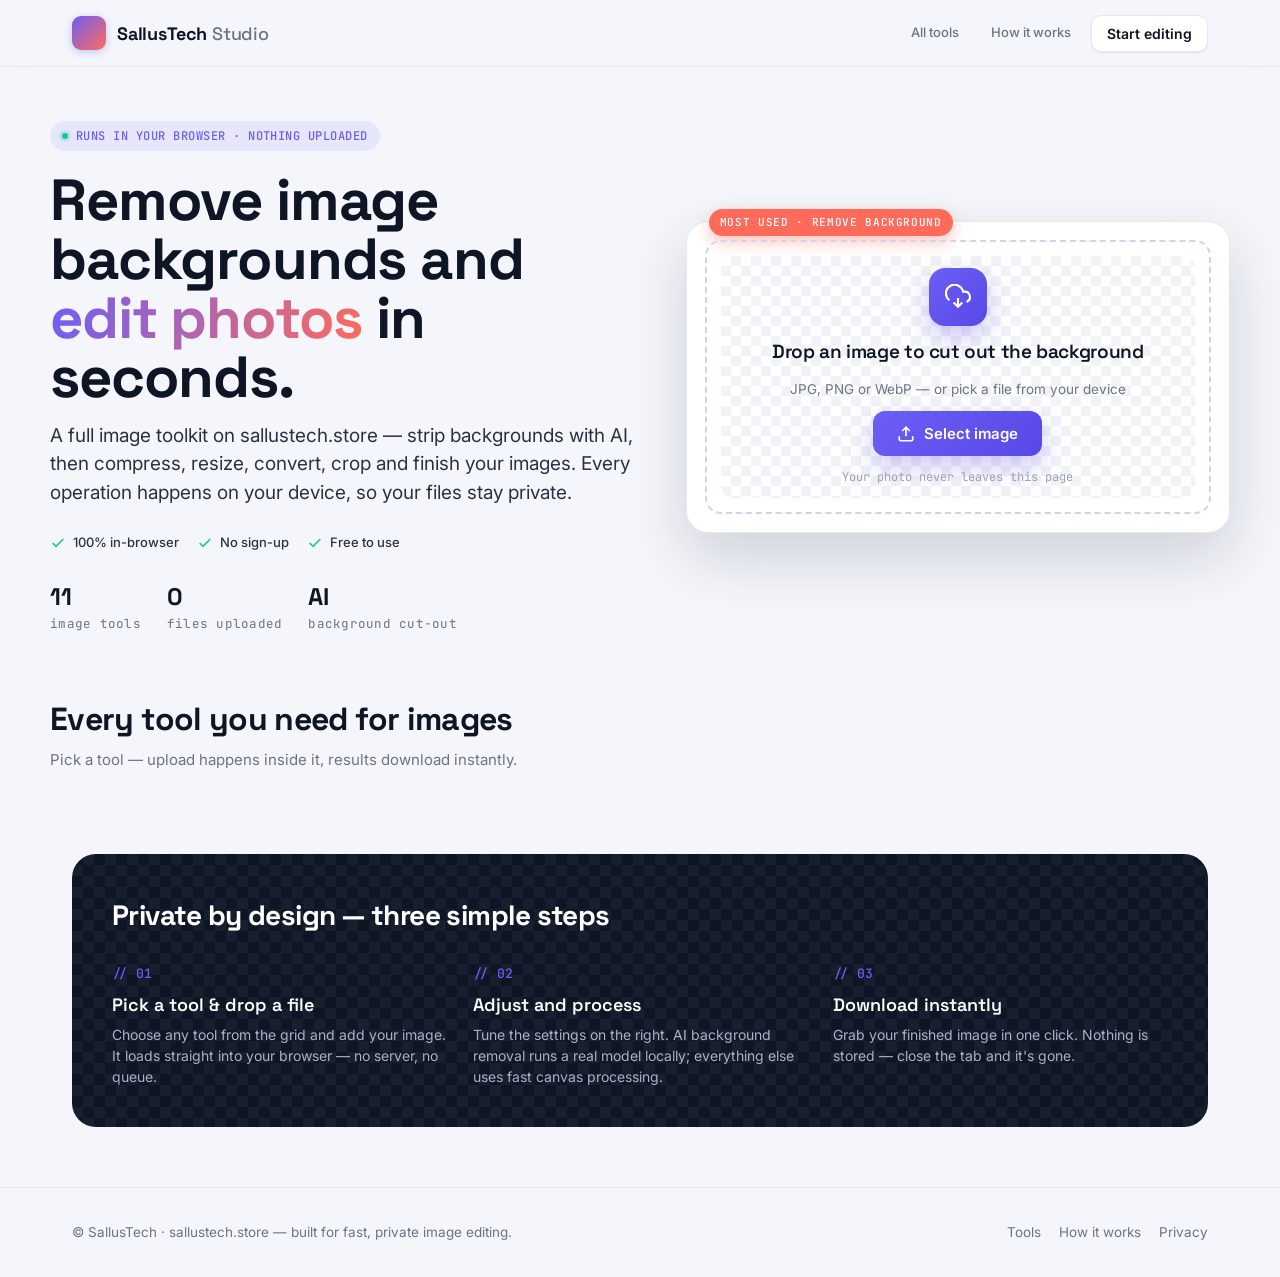
<file: tools/image-studio/index.html>
<!DOCTYPE html>
<html lang="en">
<head>
<meta charset="UTF-8" />
<meta name="viewport" content="width=device-width, initial-scale=1.0" />
<title>SallusTech Image Studio — Background remover & image tools</title>
<meta name="description" content="Remove backgrounds, compress, resize, convert, crop and edit images right in your browser. Free, private, no upload. By SallusTech." />
<link rel="preconnect" href="https://fonts.googleapis.com">
<link rel="preconnect" href="https://fonts.gstatic.com" crossorigin>
<link href="https://fonts.googleapis.com/css2?family=Space+Grotesk:wght@400;500;600;700&family=Inter:wght@400;500;600&family=JetBrains+Mono:wght@400;500&display=swap" rel="stylesheet">
<style>
  :root{
    --ink:#0E1525;
    --ink-2:#2A3242;
    --muted:#6B7385;
    --line:#E5E8F0;
    --surface:#FFFFFF;
    --canvas:#F4F6FB;
    --violet:#6D5EF7;
    --violet-d:#5848e6;
    --coral:#FF6B5B;
    --teal:#16C79A;
    --amber:#F6A609;
    --sky:#3B9EFF;
    --rose:#F4628C;
    --check-a:#E3E7F0;
    --check-b:#FFFFFF;
    --radius:16px;
    --radius-sm:11px;
    --shadow-sm:0 1px 2px rgba(14,21,37,.06), 0 1px 1px rgba(14,21,37,.04);
    --shadow-md:0 8px 30px rgba(14,21,37,.10);
    --shadow-lg:0 24px 60px rgba(14,21,37,.16);
    --ease:cubic-bezier(.22,.61,.36,1);
  }

  *{box-sizing:border-box;}
  html,body{margin:0;padding:0;}
  body{
    font-family:"Inter",system-ui,-apple-system,sans-serif;
    color:var(--ink);
    background:var(--canvas);
    -webkit-font-smoothing:antialiased;
    line-height:1.5;
  }
  .mono{font-family:"JetBrains Mono",ui-monospace,monospace;}
  h1,h2,h3,.display{font-family:"Space Grotesk",sans-serif;letter-spacing:-.02em;}
  a{color:inherit;text-decoration:none;}
  button{font-family:inherit;cursor:pointer;border:none;background:none;}
  img{max-width:100%;display:block;}

  /* ---------- checkerboard signature ---------- */
  .checker{
    background-image:
      linear-gradient(45deg, var(--check-a) 25%, transparent 25%),
      linear-gradient(-45deg, var(--check-a) 25%, transparent 25%),
      linear-gradient(45deg, transparent 75%, var(--check-a) 75%),
      linear-gradient(-45deg, transparent 75%, var(--check-a) 75%);
    background-size:18px 18px;
    background-position:0 0,0 9px,9px -9px,-9px 0;
    background-color:var(--check-b);
  }

  /* ---------- layout ---------- */
  .wrap{max-width:1180px;margin:0 auto;padding:0 22px;}

  header.site{
    position:sticky;top:0;z-index:40;
    background:rgba(244,246,251,.82);
    backdrop-filter:saturate(180%) blur(14px);
    border-bottom:1px solid var(--line);
  }
  .nav{display:flex;align-items:center;justify-content:space-between;height:66px;}
  .brand{display:flex;align-items:center;gap:11px;cursor:pointer;}
  .logomark{
    width:34px;height:34px;border-radius:9px;position:relative;overflow:hidden;
    box-shadow:0 2px 8px rgba(109,94,247,.35);
    flex:none;
  }
  .logomark .lm-fill{position:absolute;inset:0;background:linear-gradient(135deg,var(--violet),var(--coral));}
  .logomark .lm-cut{
    position:absolute;inset:0;
    -webkit-mask:radial-gradient(circle at 70% 72%, transparent 0 8px, #000 9px);
            mask:radial-gradient(circle at 70% 72%, transparent 0 8px, #000 9px);
  }
  .logomark .lm-check{position:absolute;inset:0;opacity:.0;}
  .brand-name{font-family:"Space Grotesk";font-weight:700;font-size:18px;letter-spacing:-.01em;}
  .brand-name .dim{color:var(--muted);font-weight:500;}
  .nav-actions{display:flex;align-items:center;gap:8px;}
  .nav-pill{font-size:13px;color:var(--muted);padding:8px 12px;border-radius:9px;font-weight:500;}
  .nav-pill:hover{color:var(--ink);background:rgba(14,21,37,.05);}
  .btn-ghost{border:1px solid var(--line);background:var(--surface);border-radius:10px;padding:9px 15px;font-weight:600;font-size:14px;color:var(--ink);box-shadow:var(--shadow-sm);transition:.18s var(--ease);}
  .btn-ghost:hover{border-color:#cfd5e6;transform:translateY(-1px);}

  /* ---------- hero ---------- */
  .hero{padding:54px 0 30px;}
  .eyebrow{
    display:inline-flex;align-items:center;gap:8px;
    font-family:"JetBrains Mono";font-size:12px;letter-spacing:.04em;text-transform:uppercase;
    color:var(--violet);background:rgba(109,94,247,.10);
    padding:6px 12px;border-radius:999px;font-weight:500;
  }
  .eyebrow .dot{width:6px;height:6px;border-radius:50%;background:var(--teal);box-shadow:0 0 0 3px rgba(22,199,154,.18);}
  .hero h1{
    font-size:clamp(34px,5.4vw,58px);line-height:1.02;margin:20px 0 14px;font-weight:700;
    max-width:14ch;
  }
  .hero h1 .grad{background:linear-gradient(105deg,var(--violet),var(--coral));-webkit-background-clip:text;background-clip:text;color:transparent;}
  .hero p.lede{font-size:clamp(16px,2vw,19px);color:var(--ink-2);max-width:52ch;margin:0 0 26px;}
  .hero-grid{display:grid;grid-template-columns:1.05fr .95fr;gap:34px;align-items:center;}

  /* hero drop card */
  .drop-card{
    background:var(--surface);border:1px solid var(--line);border-radius:22px;
    box-shadow:var(--shadow-lg);padding:18px;position:relative;
  }
  .drop-card .tag{
    position:absolute;top:-13px;left:22px;background:var(--coral);color:#fff;
    font-family:"JetBrains Mono";font-size:11px;letter-spacing:.06em;text-transform:uppercase;
    padding:5px 11px;border-radius:999px;font-weight:500;box-shadow:0 6px 16px rgba(255,107,91,.4);
  }
  .dz{
    border:2px dashed #cfd5e8;border-radius:16px;min-height:268px;
    display:flex;flex-direction:column;align-items:center;justify-content:center;gap:12px;
    text-align:center;padding:26px;transition:.2s var(--ease);position:relative;overflow:hidden;
  }
  .dz:hover,.dz.drag{border-color:var(--violet);background:rgba(109,94,247,.04);}
  .dz .reveal{
    position:absolute;inset:14px;border-radius:12px;opacity:.5;
    background-image:
      linear-gradient(45deg, var(--check-a) 25%, transparent 25%),
      linear-gradient(-45deg, var(--check-a) 25%, transparent 25%),
      linear-gradient(45deg, transparent 75%, var(--check-a) 75%),
      linear-gradient(-45deg, transparent 75%, var(--check-a) 75%);
    background-size:20px 20px;background-position:0 0,0 10px,10px -10px,-10px 0;
    -webkit-mask:linear-gradient(#000,#000);pointer-events:none;
    animation:none;
  }
  .dz .dz-inner{position:relative;z-index:1;display:flex;flex-direction:column;align-items:center;gap:12px;}
  .dz .icon-cloud{width:58px;height:58px;border-radius:16px;background:linear-gradient(135deg,var(--violet),var(--violet-d));display:flex;align-items:center;justify-content:center;color:#fff;box-shadow:0 10px 24px rgba(109,94,247,.36);}
  .dz h3{font-size:19px;margin:0;font-weight:600;}
  .dz p{margin:0;color:var(--muted);font-size:13.5px;}
  .btn-primary{
    background:linear-gradient(135deg,var(--violet),var(--violet-d));color:#fff;
    border-radius:12px;padding:13px 24px;font-weight:600;font-size:15px;
    box-shadow:0 10px 24px rgba(109,94,247,.34);transition:.18s var(--ease);
    display:inline-flex;align-items:center;gap:9px;
  }
  .btn-primary:hover{transform:translateY(-2px);box-shadow:0 16px 30px rgba(109,94,247,.42);}
  .btn-primary:active{transform:translateY(0);}
  .btn-primary[disabled]{opacity:.55;cursor:not-allowed;transform:none;box-shadow:none;}
  .dz small{color:#9aa1b4;font-size:12px;font-family:"JetBrains Mono";}

  .hero-copy .stats{display:flex;gap:26px;margin-top:8px;flex-wrap:wrap;}
  .stat .n{font-family:"Space Grotesk";font-weight:700;font-size:24px;}
  .stat .l{font-size:12.5px;color:var(--muted);font-family:"JetBrains Mono";letter-spacing:.02em;}
  .trust{display:flex;gap:18px;margin-top:24px;flex-wrap:wrap;}
  .trust span{display:inline-flex;align-items:center;gap:7px;font-size:13px;color:var(--ink-2);font-weight:500;}
  .trust svg{color:var(--teal);}

  /* ---------- tools section ---------- */
  .section-head{display:flex;align-items:flex-end;justify-content:space-between;margin:18px 0 22px;gap:20px;flex-wrap:wrap;}
  .section-head h2{font-size:clamp(24px,3vw,32px);margin:0;font-weight:700;}
  .section-head p{margin:6px 0 0;color:var(--muted);font-size:15px;}
  .cat-tabs{display:flex;gap:6px;flex-wrap:wrap;}
  .cat-tab{font-size:13.5px;font-weight:600;color:var(--muted);padding:8px 14px;border-radius:999px;border:1px solid transparent;transition:.16s var(--ease);}
  .cat-tab:hover{color:var(--ink);}
  .cat-tab.active{background:var(--ink);color:#fff;}

  .tools-section{padding:14px 0 60px;}
  .tool-grid{display:grid;grid-template-columns:repeat(4,1fr);gap:16px;}
  .tool-card{
    background:var(--surface);border:1px solid var(--line);border-radius:var(--radius);
    padding:20px;cursor:pointer;transition:.2s var(--ease);position:relative;overflow:hidden;
    box-shadow:var(--shadow-sm);text-align:left;display:flex;flex-direction:column;gap:13px;min-height:152px;
  }
  .tool-card:hover{transform:translateY(-4px);box-shadow:var(--shadow-md);border-color:#d7dcec;}
  .tool-card:focus-visible{outline:3px solid var(--violet);outline-offset:2px;}
  .tool-ico{
    width:46px;height:46px;border-radius:13px;display:flex;align-items:center;justify-content:center;
    color:#fff;flex:none;box-shadow:0 6px 14px rgba(14,21,37,.14);
  }
  .tool-card h3{font-size:16px;margin:0;font-weight:600;}
  .tool-card p{margin:0;font-size:13px;color:var(--muted);line-height:1.45;}
  .tool-card .badge{
    position:absolute;top:14px;right:14px;font-family:"JetBrains Mono";font-size:10px;letter-spacing:.05em;
    text-transform:uppercase;color:var(--coral);background:rgba(255,107,91,.12);padding:3px 8px;border-radius:6px;font-weight:500;
  }
  .tool-card .go{margin-top:auto;font-size:13px;font-weight:600;color:var(--violet);display:inline-flex;align-items:center;gap:5px;opacity:0;transform:translateX(-4px);transition:.18s var(--ease);}
  .tool-card:hover .go{opacity:1;transform:translateX(0);}

  /* ---------- how it works ---------- */
  .strip{background:var(--ink);color:#fff;border-radius:24px;padding:40px;margin:0 0 60px;position:relative;overflow:hidden;}
  .strip .checker-bg{position:absolute;inset:0;opacity:.04;
    background-image:linear-gradient(45deg,#fff 25%,transparent 25%),linear-gradient(-45deg,#fff 25%,transparent 25%),linear-gradient(45deg,transparent 75%,#fff 75%),linear-gradient(-45deg,transparent 75%,#fff 75%);
    background-size:22px 22px;background-position:0 0,0 11px,11px -11px,-11px 0;}
  .strip-inner{position:relative;z-index:1;}
  .strip h2{color:#fff;font-size:28px;margin:0 0 28px;}
  .steps{display:grid;grid-template-columns:repeat(3,1fr);gap:26px;}
  .step .num{font-family:"JetBrains Mono";font-size:13px;color:var(--violet);font-weight:500;}
  .step h4{font-family:"Space Grotesk";font-size:18px;margin:8px 0 6px;font-weight:600;}
  .step p{margin:0;color:#aab2c6;font-size:14px;}

  footer.site{border-top:1px solid var(--line);padding:34px 0;color:var(--muted);font-size:13.5px;}
  .foot{display:flex;justify-content:space-between;align-items:center;gap:18px;flex-wrap:wrap;}
  .foot .links{display:flex;gap:18px;flex-wrap:wrap;}
  .foot a:hover{color:var(--ink);}

  /* ---------- workspace (tool view) ---------- */
  .view{display:none;}
  .view.active{display:block;animation:fade .3s var(--ease);}
  @keyframes fade{from{opacity:0;transform:translateY(8px);}to{opacity:1;transform:none;}}

  .ws-top{display:flex;align-items:center;gap:14px;padding:22px 0 4px;}
  .back-btn{display:inline-flex;align-items:center;gap:7px;font-weight:600;font-size:14px;color:var(--ink-2);padding:9px 13px;border-radius:10px;border:1px solid var(--line);background:var(--surface);box-shadow:var(--shadow-sm);transition:.16s var(--ease);}
  .back-btn:hover{transform:translateX(-2px);border-color:#cfd5e6;}
  .ws-title{display:flex;align-items:center;gap:13px;}
  .ws-title .tool-ico{width:40px;height:40px;border-radius:11px;}
  .ws-title h2{font-size:23px;margin:0;}
  .ws-title p{margin:1px 0 0;color:var(--muted);font-size:13.5px;}

  .ws-body{display:grid;grid-template-columns:1fr 340px;gap:22px;padding:18px 0 70px;align-items:start;}
  .stage{
    background:var(--surface);border:1px solid var(--line);border-radius:var(--radius);
    min-height:440px;box-shadow:var(--shadow-sm);overflow:hidden;display:flex;flex-direction:column;
  }
  .stage-head{display:flex;align-items:center;justify-content:space-between;padding:12px 16px;border-bottom:1px solid var(--line);font-size:13px;color:var(--muted);font-family:"JetBrains Mono";min-height:46px;}
  .stage-head .seg{display:flex;gap:4px;background:var(--canvas);border-radius:9px;padding:3px;}
  .stage-head .seg button{font-size:12px;padding:5px 11px;border-radius:7px;color:var(--muted);font-weight:600;font-family:"Inter";}
  .stage-head .seg button.on{background:var(--surface);color:var(--ink);box-shadow:var(--shadow-sm);}
  .stage-canvas{flex:1;display:flex;align-items:center;justify-content:center;padding:22px;position:relative;min-height:360px;}
  .stage-canvas img,.stage-canvas canvas{max-width:100%;max-height:520px;border-radius:8px;box-shadow:0 6px 22px rgba(14,21,37,.12);}
  .stage-canvas.show-checker{
    background-image:
      linear-gradient(45deg, var(--check-a) 25%, transparent 25%),
      linear-gradient(-45deg, var(--check-a) 25%, transparent 25%),
      linear-gradient(45deg, transparent 75%, var(--check-a) 75%),
      linear-gradient(-45deg, transparent 75%, var(--check-a) 75%);
    background-size:18px 18px;background-position:0 0,0 9px,9px -9px,-9px 0;background-color:var(--check-b);
  }

  /* in-stage dropzone */
  .stage-dz{flex:1;display:flex;flex-direction:column;align-items:center;justify-content:center;gap:14px;text-align:center;padding:40px;margin:18px;border:2px dashed #cfd5e8;border-radius:14px;transition:.2s var(--ease);}
  .stage-dz.drag{border-color:var(--violet);background:rgba(109,94,247,.05);}
  .stage-dz .icon-cloud{width:54px;height:54px;}

  /* controls panel */
  .panel{background:var(--surface);border:1px solid var(--line);border-radius:var(--radius);box-shadow:var(--shadow-sm);position:sticky;top:84px;}
  .panel-head{padding:16px 18px;border-bottom:1px solid var(--line);}
  .panel-head h3{font-size:15px;margin:0;font-weight:600;}
  .panel-head p{font-size:12.5px;color:var(--muted);margin:3px 0 0;}
  .panel-body{padding:18px;display:flex;flex-direction:column;gap:18px;}
  .ctl label{display:block;font-size:12.5px;font-weight:600;color:var(--ink-2);margin-bottom:8px;}
  .ctl .hint{font-size:11.5px;color:var(--muted);font-weight:400;font-family:"JetBrains Mono";}
  .field{display:flex;align-items:center;gap:8px;}
  input[type="text"],input[type="number"],select{
    width:100%;border:1px solid var(--line);border-radius:10px;padding:10px 12px;font-size:14px;font-family:"Inter";color:var(--ink);background:var(--surface);transition:.14s var(--ease);
  }
  input:focus,select:focus{outline:none;border-color:var(--violet);box-shadow:0 0 0 3px rgba(109,94,247,.16);}
  input[type="range"]{width:100%;accent-color:var(--violet);}
  .range-row{display:flex;align-items:center;justify-content:space-between;margin-bottom:6px;}
  .range-row .val{font-family:"JetBrains Mono";font-size:13px;color:var(--violet);font-weight:500;}
  .seg-ctl{display:flex;gap:6px;flex-wrap:wrap;}
  .chip{border:1px solid var(--line);border-radius:9px;padding:8px 12px;font-size:13px;font-weight:600;color:var(--ink-2);background:var(--surface);transition:.14s var(--ease);}
  .chip:hover{border-color:#cfd5e6;}
  .chip.active{background:var(--violet);border-color:var(--violet);color:#fff;}
  .toggle{display:flex;align-items:center;gap:9px;cursor:pointer;font-size:13.5px;font-weight:500;color:var(--ink-2);}
  .toggle input{appearance:none;width:38px;height:22px;border-radius:999px;background:#d7dce8;position:relative;transition:.18s;flex:none;}
  .toggle input:checked{background:var(--violet);}
  .toggle input::after{content:"";position:absolute;top:2px;left:2px;width:18px;height:18px;border-radius:50%;background:#fff;transition:.18s;box-shadow:0 1px 3px rgba(0,0,0,.2);}
  .toggle input:checked::after{left:18px;}

  .panel-foot{padding:16px 18px;border-top:1px solid var(--line);display:flex;flex-direction:column;gap:10px;}
  .btn-block{width:100%;justify-content:center;}
  .btn-soft{border:1px solid var(--line);background:var(--surface);border-radius:11px;padding:11px;font-weight:600;font-size:14px;color:var(--ink-2);transition:.14s var(--ease);width:100%;}
  .btn-soft:hover{border-color:#cfd5e6;background:var(--canvas);}

  .meta-list{display:flex;flex-direction:column;gap:7px;font-family:"JetBrains Mono";font-size:12px;}
  .meta-list .row{display:flex;justify-content:space-between;color:var(--muted);}
  .meta-list .row b{color:var(--ink);font-weight:500;}
  .delta-good{color:var(--teal)!important;}

  /* processing overlay */
  .proc{position:absolute;inset:0;background:rgba(255,255,255,.82);backdrop-filter:blur(3px);display:flex;flex-direction:column;align-items:center;justify-content:center;gap:16px;z-index:5;border-radius:var(--radius);}
  .spinner{width:46px;height:46px;border-radius:50%;border:4px solid rgba(109,94,247,.18);border-top-color:var(--violet);animation:spin 1s linear infinite;}
  @keyframes spin{to{transform:rotate(360deg);}}
  .proc .pmsg{font-weight:600;font-size:15px;color:var(--ink);}
  .proc .psub{font-size:12.5px;color:var(--muted);font-family:"JetBrains Mono";}
  .pbar{width:200px;height:6px;border-radius:99px;background:var(--line);overflow:hidden;}
  .pbar i{display:block;height:100%;width:0;background:linear-gradient(90deg,var(--violet),var(--coral));transition:width .25s var(--ease);}

  .toast{position:fixed;bottom:24px;left:50%;transform:translateX(-50%) translateY(20px);background:var(--ink);color:#fff;padding:13px 20px;border-radius:12px;font-size:14px;font-weight:500;box-shadow:var(--shadow-lg);opacity:0;pointer-events:none;transition:.25s var(--ease);z-index:80;display:flex;align-items:center;gap:9px;}
  .toast.show{opacity:1;transform:translateX(-50%) translateY(0);}
  .toast.err{background:#C0392B;}

  /* selection overlay (crop / blur) */
  .sel-wrap{position:relative;display:inline-block;line-height:0;}
  .sel-box{position:absolute;border:2px solid var(--violet);box-shadow:0 0 0 9999px rgba(14,21,37,.45);cursor:move;}
  .sel-box .handle{position:absolute;width:13px;height:13px;background:#fff;border:2px solid var(--violet);border-radius:3px;}
  .sel-box .h-nw{top:-7px;left:-7px;cursor:nwse-resize;}
  .sel-box .h-ne{top:-7px;right:-7px;cursor:nesw-resize;}
  .sel-box .h-sw{bottom:-7px;left:-7px;cursor:nesw-resize;}
  .sel-box .h-se{bottom:-7px;right:-7px;cursor:nwse-resize;}

  .empty-note{color:var(--muted);font-size:13px;text-align:center;padding:8px 0;}

  @media (max-width:980px){
    .hero-grid{grid-template-columns:1fr;gap:24px;}
    .tool-grid{grid-template-columns:repeat(2,1fr);}
    .ws-body{grid-template-columns:1fr;}
    .panel{position:static;}
    .steps{grid-template-columns:1fr;gap:20px;}
  }
  @media (max-width:560px){
    .tool-grid{grid-template-columns:1fr;}
    .strip{padding:28px 22px;}
    .nav-pill{display:none;}
  }
  @media (prefers-reduced-motion:reduce){
    *{animation-duration:.001ms!important;transition-duration:.001ms!important;}
  }
</style>
</head>
<body>

<header class="site">
  <div class="wrap nav">
    <div class="brand" id="brandHome" role="button" tabindex="0" aria-label="SallusTech home">
      <div class="logomark">
        <div class="lm-fill"></div>
        <div class="lm-check checker"></div>
        <div class="lm-cut"></div>
      </div>
      <div class="brand-name">SallusTech <span class="dim">Studio</span></div>
    </div>
    <nav class="nav-actions">
      <a class="nav-pill" id="navTools">All tools</a>
      <a class="nav-pill" id="navHow">How it works</a>
      <button class="btn-ghost" id="navStart">Start editing</button>
    </nav>
  </div>
</header>

<!-- ============ HOME VIEW ============ -->
<main id="viewHome" class="view active">
  <section class="hero wrap">
    <div class="hero-grid">
      <div class="hero-copy">
        <span class="eyebrow"><span class="dot"></span> Runs in your browser · nothing uploaded</span>
        <h1>Remove image backgrounds and <span class="grad">edit photos</span> in seconds.</h1>
        <p class="lede">A full image toolkit on sallustech.store — strip backgrounds with AI, then compress, resize, convert, crop and finish your images. Every operation happens on your device, so your files stay private.</p>
        <div class="trust">
          <span><svg width="16" height="16" viewBox="0 0 24 24" fill="none" stroke="currentColor" stroke-width="2.4"><path d="M20 6 9 17l-5-5"/></svg> 100% in-browser</span>
          <span><svg width="16" height="16" viewBox="0 0 24 24" fill="none" stroke="currentColor" stroke-width="2.4"><path d="M20 6 9 17l-5-5"/></svg> No sign-up</span>
          <span><svg width="16" height="16" viewBox="0 0 24 24" fill="none" stroke="currentColor" stroke-width="2.4"><path d="M20 6 9 17l-5-5"/></svg> Free to use</span>
        </div>
        <div class="stats" style="margin-top:26px">
          <div class="stat"><div class="n" id="statTools">11</div><div class="l">image tools</div></div>
          <div class="stat"><div class="n">0</div><div class="l">files uploaded</div></div>
          <div class="stat"><div class="n">AI</div><div class="l">background cut-out</div></div>
        </div>
      </div>

      <div class="drop-card">
        <div class="tag">Most used · Remove background</div>
        <div class="dz" id="heroDz">
          <div class="reveal"></div>
          <div class="dz-inner">
            <div class="icon-cloud">
              <svg width="26" height="26" viewBox="0 0 24 24" fill="none" stroke="currentColor" stroke-width="2"><path d="M12 13v8M8 17l4 4 4-4"/><path d="M20 16.6A5 5 0 0 0 18 7h-1.3A8 8 0 1 0 4 15"/></svg>
            </div>
            <h3>Drop an image to cut out the background</h3>
            <p>JPG, PNG or WebP — or pick a file from your device</p>
            <button class="btn-primary" id="heroPick">
              <svg width="18" height="18" viewBox="0 0 24 24" fill="none" stroke="currentColor" stroke-width="2.2"><path d="M21 15v4a2 2 0 0 1-2 2H5a2 2 0 0 1-2-2v-4M17 8l-5-5-5 5M12 3v12"/></svg>
              Select image
            </button>
            <small>Your photo never leaves this page</small>
          </div>
        </div>
      </div>
    </div>
  </section>

  <section class="tools-section wrap" id="toolsSection">
    <div class="section-head">
      <div>
        <h2>Every tool you need for images</h2>
        <p>Pick a tool — upload happens inside it, results download instantly.</p>
      </div>
      <div class="cat-tabs" id="catTabs"></div>
    </div>
    <div class="tool-grid" id="toolGrid"></div>
  </section>

  <section class="wrap" id="howSection">
    <div class="strip">
      <div class="checker-bg"></div>
      <div class="strip-inner">
        <h2>Private by design — three simple steps</h2>
        <div class="steps">
          <div class="step">
            <div class="num">// 01</div>
            <h4>Pick a tool & drop a file</h4>
            <p>Choose any tool from the grid and add your image. It loads straight into your browser — no server, no queue.</p>
          </div>
          <div class="step">
            <div class="num">// 02</div>
            <h4>Adjust and process</h4>
            <p>Tune the settings on the right. AI background removal runs a real model locally; everything else uses fast canvas processing.</p>
          </div>
          <div class="step">
            <div class="num">// 03</div>
            <h4>Download instantly</h4>
            <p>Grab your finished image in one click. Nothing is stored — close the tab and it's gone.</p>
          </div>
        </div>
      </div>
    </div>
  </section>

  <footer class="site">
    <div class="wrap foot">
      <div>© <span id="yr"></span> SallusTech · sallustech.store — built for fast, private image editing.</div>
      <div class="links">
        <a id="footTools">Tools</a>
        <a id="footHow">How it works</a>
        <a href="#">Privacy</a>
      </div>
    </div>
  </footer>
</main>

<!-- ============ TOOL VIEW ============ -->
<main id="viewTool" class="view">
  <div class="wrap">
    <div class="ws-top">
      <button class="back-btn" id="wsBack">
        <svg width="16" height="16" viewBox="0 0 24 24" fill="none" stroke="currentColor" stroke-width="2.4"><path d="m15 18-6-6 6-6"/></svg>
        All tools
      </button>
      <div class="ws-title">
        <div class="tool-ico" id="wsIco"></div>
        <div>
          <h2 id="wsName">Tool</h2>
          <p id="wsTagline">tagline</p>
        </div>
      </div>
    </div>

    <div class="ws-body">
      <div class="stage" id="wsStage">
        <div class="stage-head" id="wsStageHead" style="display:none">
          <span id="wsStageLabel">Preview</span>
          <div class="seg" id="wsCompare" style="display:none">
            <button data-c="before">Original</button>
            <button data-c="after" class="on">Result</button>
          </div>
        </div>
        <div id="wsStageContent" style="flex:1;display:flex;"></div>
      </div>

      <aside class="panel" id="wsPanel">
        <div class="panel-head">
          <h3 id="wsPanelTitle">Settings</h3>
          <p id="wsPanelSub">Add an image to begin.</p>
        </div>
        <div class="panel-body" id="wsControls"></div>
        <div class="panel-foot" id="wsFoot"></div>
      </aside>
    </div>
  </div>
</main>

<div class="toast" id="toast"></div>
<input type="file" id="fileInput" accept="image/*" hidden />

<script type="module">
import { removeBackground } from 'https://esm.sh/@imgly/background-removal@1.5.5';

/* ----------------------------------------------------------------
   OPTIONAL BACKEND for background removal.
   Leave empty ("") to run the AI fully in the browser.
   To use a server instead (most reliable), set this to your endpoint
   that accepts a POSTed image and returns a transparent PNG.
   A ready-to-deploy rembg service is described in BG-REMOVER-FIX.md.
---------------------------------------------------------------- */
const BG_BACKEND_URL = "";

/* ============================================================
   SallusTech Image Studio
   Single-file, fully client-side image toolkit.
   ============================================================ */

const $  = (s,el=document)=>el.querySelector(s);
const $$ = (s,el=document)=>[...el.querySelectorAll(s)];
const fmtBytes = b => b < 1024 ? b+' B' : b < 1048576 ? (b/1024).toFixed(1)+' KB' : (b/1048576).toFixed(2)+' MB';

/* ---------- ICONS (inline, consistent 2px stroke) ---------- */
const I = {
  removebg:'<svg viewBox="0 0 24 24" fill="none" stroke="currentColor" stroke-width="2"><path d="M3 3h7v7H3z"/><path d="M14 14h7v7h-7z" fill="currentColor" stroke="none"/><path d="M14 3h7v7h-7z" opacity=".4"/><path d="M3 14h7v7H3z" opacity=".4"/></svg>',
  compress:'<svg viewBox="0 0 24 24" fill="none" stroke="currentColor" stroke-width="2"><path d="M4 14h6v6M20 10h-6V4M14 10l7-7M3 21l7-7"/></svg>',
  resize:'<svg viewBox="0 0 24 24" fill="none" stroke="currentColor" stroke-width="2"><path d="M21 3H3v18h18z" opacity=".35"/><path d="M14 3h7v7M21 3l-8 8"/></svg>',
  crop:'<svg viewBox="0 0 24 24" fill="none" stroke="currentColor" stroke-width="2"><path d="M6 2v14a2 2 0 0 0 2 2h14"/><path d="M18 22V8a2 2 0 0 0-2-2H2"/></svg>',
  convert:'<svg viewBox="0 0 24 24" fill="none" stroke="currentColor" stroke-width="2"><path d="M16 3h5v5"/><path d="M8 21H3v-5"/><path d="M21 3l-7.5 7.5M3 21l7.5-7.5"/></svg>',
  rotate:'<svg viewBox="0 0 24 24" fill="none" stroke="currentColor" stroke-width="2"><path d="M21 12a9 9 0 1 1-3-6.7L21 8"/><path d="M21 3v5h-5"/></svg>',
  upscale:'<svg viewBox="0 0 24 24" fill="none" stroke="currentColor" stroke-width="2"><path d="M3 16V8a2 2 0 0 1 2-2h8"/><path d="m14 3 7 7-7 7"/><path d="M21 10H9"/></svg>',
  watermark:'<svg viewBox="0 0 24 24" fill="none" stroke="currentColor" stroke-width="2"><rect x="3" y="3" width="18" height="18" rx="2" opacity=".35"/><path d="M7 15h10M7 11h6" stroke-width="2.2"/></svg>',
  meme:'<svg viewBox="0 0 24 24" fill="none" stroke="currentColor" stroke-width="2"><rect x="3" y="4" width="18" height="16" rx="2"/><path d="M7 8h10M7 16h6" stroke-width="2.2"/></svg>',
  filters:'<svg viewBox="0 0 24 24" fill="none" stroke="currentColor" stroke-width="2"><circle cx="9" cy="9" r="6" opacity=".6"/><circle cx="15" cy="15" r="6"/></svg>',
  blur:'<svg viewBox="0 0 24 24" fill="none" stroke="currentColor" stroke-width="2"><circle cx="12" cy="12" r="3"/><circle cx="12" cy="12" r="7" opacity=".5"/><circle cx="12" cy="12" r="10" opacity=".25"/></svg>',
  grayscale:'<svg viewBox="0 0 24 24" fill="none" stroke="currentColor" stroke-width="2"><circle cx="12" cy="12" r="9"/><path d="M12 3a9 9 0 0 0 0 18z" fill="currentColor" stroke="none"/></svg>',
  eraser:'<svg viewBox="0 0 24 24" fill="none" stroke="currentColor" stroke-width="2"><path d="M3 21l9-9"/><path d="M14.5 6.5 17 4l3 3-2.5 2.5z"/><path d="M9 4v2M4 9h2M19 14v2M16 18h2"/></svg>'
};

/* ---------- TOOL REGISTRY ---------- */
const TOOLS = [
  { id:'removebg', name:'Remove background', tagline:'AI cut-out, transparent PNG', cat:'AI', accent:'var(--coral)', icon:I.removebg, badge:'AI', interactive:false, transparentOut:true },
  { id:'eraser', name:'Smart eraser', tagline:'Click the background — instant, no AI', cat:'AI', accent:'var(--sky)', icon:I.eraser, badge:'Instant', interactive:'eraser', transparentOut:true },
  { id:'compress', name:'Compress image', tagline:'Shrink file size, keep quality', cat:'Optimize', accent:'var(--teal)', icon:I.compress },
  { id:'resize', name:'Resize image', tagline:'Set pixels or scale by percent', cat:'Optimize', accent:'var(--sky)', icon:I.resize },
  { id:'convert', name:'Convert format', tagline:'JPG · PNG · WebP', cat:'Optimize', accent:'var(--violet)', icon:I.convert },
  { id:'upscale', name:'Enlarge image', tagline:'Scale up 2× / 4× smoothly', cat:'Optimize', accent:'var(--amber)', icon:I.upscale },
  { id:'crop', name:'Crop image', tagline:'Drag to keep what matters', cat:'Edit', accent:'var(--rose)', icon:I.crop, interactive:'crop' },
  { id:'rotate', name:'Rotate & flip', tagline:'Turn or mirror your photo', cat:'Edit', accent:'var(--sky)', icon:I.rotate },
  { id:'blur', name:'Blur an area', tagline:'Hide faces or details', cat:'Edit', accent:'var(--violet)', icon:I.blur, interactive:'blur' },
  { id:'filters', name:'Photo filters', tagline:'Grayscale, sepia, vintage…', cat:'Edit', accent:'var(--teal)', icon:I.filters },
  { id:'watermark', name:'Add watermark', tagline:'Stamp text across an image', cat:'Create', accent:'var(--rose)', icon:I.watermark },
  { id:'meme', name:'Add text / meme', tagline:'Top & bottom captions', cat:'Create', accent:'var(--amber)', icon:I.meme },
];
const CATS = ['All','AI','Optimize','Edit','Create'];

/* ---------- HOME RENDER ---------- */
const grid = $('#toolGrid');
function renderTools(cat='All'){
  grid.innerHTML = '';
  TOOLS.filter(t=>cat==='All'||t.cat===cat).forEach(t=>{
    const c = document.createElement('button');
    c.className='tool-card';
    c.innerHTML = `
      ${t.badge?`<span class="badge">${t.badge}</span>`:''}
      <div class="tool-ico" style="background:${t.accent}">${t.icon}</div>
      <div><h3>${t.name}</h3><p>${t.tagline}</p></div>
      <span class="go">Open tool
        <svg width="14" height="14" viewBox="0 0 24 24" fill="none" stroke="currentColor" stroke-width="2.4"><path d="m9 18 6-6-6-6"/></svg>
      </span>`;
    c.addEventListener('click',()=>openTool(t.id));
    grid.appendChild(c);
  });
}
const catTabs = $('#catTabs');
CATS.forEach((c,i)=>{
  const b=document.createElement('button');
  b.className='cat-tab'+(i===0?' active':'');
  b.textContent=c;
  b.addEventListener('click',()=>{ $$('.cat-tab').forEach(x=>x.classList.remove('active')); b.classList.add('active'); renderTools(c); });
  catTabs.appendChild(b);
});
renderTools();
$('#statTools').textContent = TOOLS.length;
$('#yr').textContent = new Date().getFullYear();

/* ---------- NAV ---------- */
const scrollTo = el => el?.scrollIntoView({behavior:'smooth',block:'start'});
$('#brandHome').addEventListener('click',goHome);
$('#brandHome').addEventListener('keydown',e=>{if(e.key==='Enter')goHome();});
$('#navTools').addEventListener('click',()=>{goHome();setTimeout(()=>scrollTo($('#toolsSection')),60);});
$('#footTools').addEventListener('click',()=>{goHome();setTimeout(()=>scrollTo($('#toolsSection')),60);});
$('#navHow').addEventListener('click',()=>{goHome();setTimeout(()=>scrollTo($('#howSection')),60);});
$('#footHow').addEventListener('click',()=>{goHome();setTimeout(()=>scrollTo($('#howSection')),60);});
$('#navStart').addEventListener('click',()=>openTool('removebg'));

/* ---------- TOAST ---------- */
let toastT;
function toast(msg,isErr){
  const t=$('#toast'); t.textContent=msg; t.className='toast show'+(isErr?' err':'');
  clearTimeout(toastT); toastT=setTimeout(()=>t.className='toast',2800);
}

/* ---------- FILE HANDLING ---------- */
const fileInput=$('#fileInput');
let pendingTool=null;
function pickFile(toolId){ pendingTool=toolId; fileInput.value=''; fileInput.click(); }
fileInput.addEventListener('change',()=>{
  const f=fileInput.files[0]; if(!f) return;
  if(!f.type.startsWith('image/')){ toast('That file is not an image.',true); return; }
  if(pendingTool && pendingTool!==state.toolId){ openTool(pendingTool,f); }
  else { loadFileIntoStage(f); }
});

/* hero dropzone */
const heroDz=$('#heroDz');
$('#heroPick').addEventListener('click',()=>pickFile('removebg'));
heroDz.addEventListener('click',e=>{ if(e.target.closest('button'))return; pickFile('removebg'); });
;['dragover','dragenter'].forEach(ev=>heroDz.addEventListener(ev,e=>{e.preventDefault();heroDz.classList.add('drag');}));
;['dragleave','drop'].forEach(ev=>heroDz.addEventListener(ev,e=>{e.preventDefault();heroDz.classList.remove('drag');}));
heroDz.addEventListener('drop',e=>{
  const f=e.dataTransfer.files[0];
  if(f&&f.type.startsWith('image/'))openTool('removebg',f);
  else toast('Please drop an image file.',true);
});

/* ---------- VIEW SWITCH ---------- */
function show(view){ $$('.view').forEach(v=>v.classList.remove('active')); view.classList.add('active'); window.scrollTo({top:0,behavior:'instant'}); }
function goHome(){ show($('#viewHome')); state={}; }
$('#wsBack').addEventListener('click',goHome);

/* ============================================================
   WORKSPACE
   ============================================================ */
let state = {}; // {toolId, tool, file, img, options, resultBlob, resultURL, selection}

function openTool(toolId, file){
  const tool = TOOLS.find(t=>t.id===toolId);
  if(!tool) return;
  state = { toolId, tool, options:{} };
  show($('#viewTool'));
  $('#wsIco').style.background = tool.accent;
  $('#wsIco').innerHTML = tool.icon;
  $('#wsName').textContent = tool.name;
  $('#wsTagline').textContent = tool.tagline;
  $('#wsPanelTitle').textContent = tool.name;
  $('#wsPanelSub').textContent = 'Add an image to begin.';
  $('#wsControls').innerHTML = '';
  $('#wsFoot').innerHTML = '';
  $('#wsStageHead').style.display='none';
  $('#wsCompare').style.display='none';
  renderEmptyStage();
  if(file) loadFileIntoStage(file);
}

function renderEmptyStage(){
  const sc=$('#wsStageContent');
  sc.innerHTML = `
    <div class="stage-dz" id="stageDz">
      <div class="icon-cloud">
        <svg width="24" height="24" viewBox="0 0 24 24" fill="none" stroke="currentColor" stroke-width="2"><path d="M12 13v8M8 17l4 4 4-4"/><path d="M20 16.6A5 5 0 0 0 18 7h-1.3A8 8 0 1 0 4 15"/></svg>
      </div>
      <div><h3 style="margin:0;font-family:'Space Grotesk';font-size:18px;">Drop your image here</h3>
      <p style="margin:5px 0 0;color:var(--muted);font-size:13.5px;">or choose a file — it stays on your device</p></div>
      <button class="btn-primary" id="stagePick">
        <svg width="17" height="17" viewBox="0 0 24 24" fill="none" stroke="currentColor" stroke-width="2.2"><path d="M21 15v4a2 2 0 0 1-2 2H5a2 2 0 0 1-2-2v-4M17 8l-5-5-5 5M12 3v12"/></svg>
        Select image
      </button>
    </div>`;
  const dz=$('#stageDz');
  $('#stagePick').addEventListener('click',()=>pickFile(state.toolId));
  ;['dragover','dragenter'].forEach(ev=>dz.addEventListener(ev,e=>{e.preventDefault();dz.classList.add('drag');}));
  ;['dragleave','drop'].forEach(ev=>dz.addEventListener(ev,e=>{e.preventDefault();dz.classList.remove('drag');}));
  dz.addEventListener('drop',e=>{
    const f=e.dataTransfer.files[0];
    if(f&&f.type.startsWith('image/'))loadFileIntoStage(f);
    else toast('Please drop an image file.',true);
  });
}

function loadFileIntoStage(file){
  state.file=file;
  state.resultBlob=null;
  if(state.resultURL){URL.revokeObjectURL(state.resultURL);state.resultURL=null;}
  const url=URL.createObjectURL(file);
  const img=new Image();
  img.onload=()=>{
    state.img=img;
    state.imgURL=url;
    buildToolUI();
  };
  img.onerror=()=>toast('Could not read that image.',true);
  img.src=url;
}

/* ---------- build the tool's preview + controls ---------- */
function buildToolUI(){
  const t=state.tool;
  $('#wsStageHead').style.display='flex';
  $('#wsStageLabel').textContent = `${state.img.naturalWidth} × ${state.img.naturalHeight}px · ${fmtBytes(state.file.size)}`;
  $('#wsPanelSub').textContent = 'Adjust settings, then run.';

  if(t.interactive==='eraser'){ renderEraserStage(); }
  else if(t.interactive){ renderInteractiveStage(); }
  else { renderPreview(state.imgURL, t.transparentOut); }

  renderControls();
  renderFoot();
}

function renderPreview(src, checker){
  const sc=$('#wsStageContent');
  sc.innerHTML = `<div class="stage-canvas ${checker?'show-checker':''}" id="stageCanvas"><img id="previewImg" src="${src}" alt="Working image"/></div>`;
}

/* ---------- CONTROLS per tool ---------- */
function renderControls(){
  const box=$('#wsControls'); box.innerHTML='';
  const t=state.tool;
  const o=state.options;

  const add = html => { const d=document.createElement('div'); d.className='ctl'; d.innerHTML=html; box.appendChild(d); return d; };
  const range = (key,label,min,max,val,step,unit='')=>{
    o[key]=val;
    const d=add(`<div class="range-row"><label>${label}</label><span class="val" id="v_${key}">${val}${unit}</span></div><input type="range" id="r_${key}" min="${min}" max="${max}" step="${step}" value="${val}">`);
    $('#r_'+key,d).addEventListener('input',e=>{o[key]=parseFloat(e.target.value);$('#v_'+key,d).textContent=e.target.value+unit;});
  };
  const chips=(key,label,opts,val)=>{
    o[key]=val;
    const d=add(`<label>${label}</label><div class="seg-ctl" id="c_${key}"></div>`);
    const wrap=$('#c_'+key,d);
    opts.forEach(op=>{
      const b=document.createElement('button');b.className='chip'+(op.v===val?' active':'');b.textContent=op.t;
      b.addEventListener('click',()=>{o[key]=op.v;$$('.chip',wrap).forEach(x=>x.classList.remove('active'));b.classList.add('active');if(key==='_live')live();});
      wrap.appendChild(b);
    });
    return wrap;
  };

  switch(state.toolId){
    case 'removebg':
      add(`<label>AI background removal</label><p class="hint" style="margin:0">First run downloads a one-time AI model (~40 MB) into your browser cache. After that it's instant and offline. The subject is detected automatically — no settings needed.</p>`);
      o.format='image/png';
      break;

    case 'eraser':
      o.tolerance=32; o.mode='wand'; o.brush=36; o.feather=true;
      add(`<label>How it works</label><p class="hint" style="margin:0">We already tried an automatic cut based on the corners of your photo. Click anywhere on the background to remove more, or use the brush modes to refine — no model to download, works instantly offline. Best for solid or plain backgrounds. For soft edges like hair or fur, the AI <b>Remove background</b> tool will look better.</p>`);
      chips('mode','Mode',[{t:'Magic wand',v:'wand'},{t:'Brush erase',v:'brush'},{t:'Brush restore',v:'restore'}],'wand');
      range('tolerance','Wand tolerance',2,100,32,1,'%');
      range('brush','Brush size',8,120,36,1,'px');
      add(`<label class="toggle" style="display:flex;align-items:center;gap:9px;font-weight:500;color:var(--ink-2);font-size:13.5px;cursor:pointer"><input type="checkbox" id="eraseFeather" checked style="width:auto"> Smooth edges on download</label>`);
      $('#eraseFeather').addEventListener('change',e=>{o.feather=e.target.checked;});
      add(`<div class="field"><button class="btn-soft" id="eraseAuto" style="width:100%">↺ Re-run auto-detect</button></div>`);
      $('#eraseAuto').addEventListener('click',()=>{eraserReset(true);autoDetectBackground();toast('Re-ran automatic background detection.');});
      add(`<div class="field"><div class="row" style="gap:8px"><button class="btn-soft" id="eraseUndo" style="flex:1">Undo</button><button class="btn-soft" id="eraseReset" style="flex:1">Reset image</button></div></div>`);
      $('#eraseUndo').addEventListener('click',eraserUndo);
      $('#eraseReset').addEventListener('click',()=>eraserReset());
      break;

    case 'compress':
      range('quality','Quality',10,100,80,1,'%');
      chips('format','Output format',[{t:'JPG',v:'image/jpeg'},{t:'WebP',v:'image/webp'}],'image/jpeg');
      add(`<p class="hint" style="margin:0">Lower quality = smaller file. WebP usually beats JPG at the same quality.</p>`);
      break;

    case 'resize':{
      const w=state.img.naturalWidth, h=state.img.naturalHeight;
      o.mode='px'; o.w=w; o.h=h; o.pct=100; o.lock=true;
      add(`<label>Resize by</label><div class="seg-ctl" id="rmode">
            <button class="chip active" data-m="px">Pixels</button>
            <button class="chip" data-m="pct">Percentage</button></div>`);
      const px=add(`<div id="pxFields"><label>Dimensions (px)</label>
            <div class="field"><input type="number" id="rw" value="${w}" min="1"><span style="color:var(--muted)">×</span><input type="number" id="rh" value="${h}" min="1"></div>
            <label class="toggle" style="margin-top:12px"><input type="checkbox" id="rlock" checked> Keep aspect ratio</label></div>`);
      const pc=add(`<div id="pctFields" style="display:none"><div class="range-row"><label>Scale</label><span class="val" id="v_pct">100%</span></div><input type="range" id="rpct" min="5" max="400" value="100" step="5"></div>`);
      const ratio=w/h;
      $('#rw',px).addEventListener('input',e=>{o.w=+e.target.value||1;if(o.lock){o.h=Math.round(o.w/ratio);$('#rh',px).value=o.h;}});
      $('#rh',px).addEventListener('input',e=>{o.h=+e.target.value||1;if(o.lock){o.w=Math.round(o.h*ratio);$('#rw',px).value=o.w;}});
      $('#rlock',px).addEventListener('change',e=>o.lock=e.target.checked);
      $('#rpct',pc).addEventListener('input',e=>{o.pct=+e.target.value;$('#v_pct',pc).textContent=e.target.value+'%';});
      $$('#rmode .chip').forEach(b=>b.addEventListener('click',()=>{
        $$('#rmode .chip').forEach(x=>x.classList.remove('active'));b.classList.add('active');
        o.mode=b.dataset.m;
        $('#pxFields').style.display=o.mode==='px'?'block':'none';
        $('#pctFields').style.display=o.mode==='pct'?'block':'none';
      }));
      break;}

    case 'convert':
      chips('format','Convert to',[{t:'PNG',v:'image/png'},{t:'JPG',v:'image/jpeg'},{t:'WebP',v:'image/webp'}],'image/png');
      add(`<p class="hint" style="margin:0">PNG keeps transparency. JPG fills transparent areas white.</p>`);
      break;

    case 'upscale':
      chips('scale','Enlarge by',[{t:'2×',v:2},{t:'3×',v:3},{t:'4×',v:4}],2);
      chips('format','Output',[{t:'PNG',v:'image/png'},{t:'JPG',v:'image/jpeg'}],'image/png');
      add(`<p class="hint" style="margin:0">Smooth high-quality interpolation. This enlarges pixels — it doesn't invent new detail like a paid AI super-resolution service.</p>`);
      break;

    case 'rotate':
      o.angle=0; o.flipH=false; o.flipV=false;
      add(`<label>Rotate</label><div class="seg-ctl" id="rotbtns">
            <button class="chip" data-a="-90">↺ 90° left</button>
            <button class="chip" data-a="90">↻ 90° right</button>
            <button class="chip" data-a="180">180°</button></div>`);
      add(`<label>Flip</label><div class="seg-ctl">
            <label class="toggle"><input type="checkbox" id="fH"> Horizontal</label></div>
            <div class="seg-ctl" style="margin-top:8px"><label class="toggle"><input type="checkbox" id="fV"> Vertical</label></div>`);
      $$('#rotbtns .chip').forEach(b=>b.addEventListener('click',()=>{o.angle=(o.angle+ +b.dataset.a+360)%360;livePreviewRotate();}));
      $('#fH').addEventListener('change',e=>{o.flipH=e.target.checked;livePreviewRotate();});
      $('#fV').addEventListener('change',e=>{o.flipV=e.target.checked;livePreviewRotate();});
      add(`<p class="hint" id="rotState" style="margin:0">Rotation: 0°</p>`);
      break;

    case 'filters':{
      const fl=[
        {t:'None',v:'none'},{t:'Grayscale',v:'grayscale(1)'},{t:'Sepia',v:'sepia(.8)'},
        {t:'Vintage',v:'sepia(.4) contrast(1.1) saturate(1.3) brightness(1.05)'},
        {t:'Cool',v:'saturate(1.2) hue-rotate(-12deg) brightness(1.03)'},
        {t:'Warm',v:'saturate(1.25) hue-rotate(12deg) brightness(1.04)'},
        {t:'High contrast',v:'contrast(1.45) saturate(1.1)'},{t:'Fade',v:'contrast(.85) brightness(1.1) saturate(.8)'},{t:'Invert',v:'invert(1)'}
      ];
      o.filter='none';o.bright=100;o.contrast=100;o.sat=100;
      const d=add(`<label>Preset</label><div class="seg-ctl" id="filterChips"></div>`);
      const w=$('#filterChips',d);
      fl.forEach(f=>{const b=document.createElement('button');b.className='chip'+(f.v==='none'?' active':'');b.textContent=f.t;b.addEventListener('click',()=>{o.filter=f.v;$$('.chip',w).forEach(x=>x.classList.remove('active'));b.classList.add('active');liveFilter();});w.appendChild(b);});
      range('bright','Brightness',50,150,100,1,'%');
      range('contrast','Contrast',50,150,100,1,'%');
      range('sat','Saturation',0,200,100,1,'%');
      ['bright','contrast','sat'].forEach(k=>$('#r_'+k).addEventListener('input',liveFilter));
      break;}

    case 'watermark':
      o.text='SallusTech'; o.size=6; o.opacity=35; o.color='#ffffff'; o.tile=false; o.pos='br';
      add(`<label>Watermark text</label><input type="text" id="wmText" value="SallusTech" maxlength="40">`);
      range('size','Text size',2,18,6,.5,'%');
      range('opacity','Opacity',5,100,35,1,'%');
      add(`<label>Colour</label><div class="field"><input type="color" id="wmColor" value="#ffffff" style="width:46px;height:40px;padding:3px;border-radius:9px;"><span class="hint" id="wmColorTxt">#ffffff</span></div>`);
      chips('pos','Position',[{t:'⤡ Tiled',v:'tile'},{t:'Centre',v:'c'},{t:'Bottom-right',v:'br'},{t:'Bottom-left',v:'bl'},{t:'Top-right',v:'tr'}],'br');
      $('#wmText').addEventListener('input',e=>{o.text=e.target.value;});
      $('#wmColor').addEventListener('input',e=>{o.color=e.target.value;$('#wmColorTxt').textContent=e.target.value;});
      ['size','opacity'].forEach(k=>{});
      break;

    case 'meme':
      o.top='TOP TEXT'; o.bottom='BOTTOM TEXT'; o.size=9; o.color='#ffffff';
      add(`<label>Top text</label><input type="text" id="memeTop" value="TOP TEXT" maxlength="60">`);
      add(`<label>Bottom text</label><input type="text" id="memeBot" value="BOTTOM TEXT" maxlength="60">`);
      range('size','Text size',5,16,9,.5,'%');
      add(`<label>Colour</label><div class="field"><input type="color" id="memeColor" value="#ffffff" style="width:46px;height:40px;padding:3px;border-radius:9px;"><span class="hint">white with black outline</span></div>`);
      $('#memeTop').addEventListener('input',e=>o.top=e.target.value);
      $('#memeBot').addEventListener('input',e=>o.bottom=e.target.value);
      $('#memeColor').addEventListener('input',e=>o.color=e.target.value);
      break;

    case 'crop':
      add(`<label>Crop selection</label><p class="hint" style="margin:0 0 10px">Drag the box on the image to choose the area. Use a ratio for social formats.</p>`);
      o.ratio='free';
      chips('ratio','Aspect ratio',[{t:'Free',v:'free'},{t:'1:1',v:'1'},{t:'4:3',v:'1.3333'},{t:'16:9',v:'1.7778'},{t:'3:4',v:'0.75'}],'free');
      // re-bind chips to update ratio + redraw
      $$('#c_ratio .chip').forEach(b=>b.addEventListener('click',()=>{ applyRatio(o.ratio); }));
      add(`<p class="hint" id="cropSize" style="margin:0">Selection: —</p>`);
      break;

    case 'blur':
      add(`<label>Blur area</label><p class="hint" style="margin:0 0 10px">Drag the box over a face or detail you want to hide, then set how strong the blur is.</p>`);
      range('strength','Blur strength',4,40,16,1,'px');
      add(`<p class="hint" id="blurSize" style="margin:0">Selection: —</p>`);
      break;
  }
}

/* live preview hooks */
function live(){}
function liveFilter(){
  const img=$('#previewImg'); if(!img)return; const o=state.options;
  $('#v_bright')&&($('#v_bright').textContent=o.bright+'%');
  img.style.filter=`${o.filter==='none'?'':o.filter} brightness(${o.bright}%) contrast(${o.contrast}%) saturate(${o.sat}%)`;
}
function livePreviewRotate(){
  const img=$('#previewImg'); if(!img)return; const o=state.options;
  $('#rotState')&&($('#rotState').textContent=`Rotation: ${o.angle}°  ${o.flipH?'· flip H':''} ${o.flipV?'· flip V':''}`);
  img.style.transform=`rotate(${o.angle}deg) scale(${o.flipH?-1:1},${o.flipV?-1:1})`;
}

/* ---------- FOOTER buttons ---------- */
function renderFoot(){
  const foot=$('#wsFoot'); foot.innerHTML='';
  const runLabels={removebg:'Remove background',eraser:'Apply erase',compress:'Compress now',resize:'Resize image',convert:'Convert',upscale:'Enlarge',rotate:'Apply',filters:'Apply filter',watermark:'Add watermark',meme:'Generate',crop:'Crop image',blur:'Apply blur'};
  const run=document.createElement('button');
  run.className='btn-primary btn-block'; run.id='runBtn';
  run.innerHTML=`<svg width="17" height="17" viewBox="0 0 24 24" fill="none" stroke="currentColor" stroke-width="2.2"><path d="M5 3l14 9-14 9z"/></svg> ${runLabels[state.toolId]||'Process'}`;
  run.addEventListener('click',runTool);
  foot.appendChild(run);

  const change=document.createElement('button');
  change.className='btn-soft'; change.textContent='Choose a different image';
  change.addEventListener('click',()=>pickFile(state.toolId));
  foot.appendChild(change);
}

/* ---------- INTERACTIVE STAGE (crop / blur) ---------- */
let selState=null;
function renderInteractiveStage(){
  const sc=$('#wsStageContent');
  sc.innerHTML=`<div class="stage-canvas" id="stageCanvas"><div class="sel-wrap" id="selWrap"><img id="previewImg" src="${state.imgURL}" alt="Working image" draggable="false"></div></div>`;
  const img=$('#previewImg');
  img.onload=()=>initSelection();
  if(img.complete) initSelection();
}
function initSelection(){
  const wrap=$('#selWrap'), img=$('#previewImg');
  const dw=img.clientWidth, dh=img.clientHeight;
  // default selection = centered 60%
  let box={x:dw*0.2,y:dh*0.2,w:dw*0.6,h:dh*0.6};
  selState={wrap,img,box,dw,dh,scaleX:img.naturalWidth/dw,scaleY:img.naturalHeight/dh};
  const sel=document.createElement('div'); sel.className='sel-box'; sel.id='selBox';
  sel.innerHTML='<div class="handle h-nw"></div><div class="handle h-ne"></div><div class="handle h-sw"></div><div class="handle h-se"></div>';
  wrap.appendChild(sel);
  drawSel();
  enableDrag(sel);
  updateSelInfo();
}
function drawSel(){
  const {box}=selState, sel=$('#selBox');
  sel.style.left=box.x+'px';sel.style.top=box.y+'px';sel.style.width=box.w+'px';sel.style.height=box.h+'px';
}
function clampBox(){
  const s=selState,b=s.box;
  b.w=Math.max(20,Math.min(b.w,s.dw)); b.h=Math.max(20,Math.min(b.h,s.dh));
  b.x=Math.max(0,Math.min(b.x,s.dw-b.w)); b.y=Math.max(0,Math.min(b.y,s.dh-b.h));
}
function applyRatio(r){
  if(!selState)return; const s=selState,b=s.box;
  if(r!=='free'){ const ratio=parseFloat(r); b.h=b.w/ratio; if(b.y+b.h>s.dh){b.h=s.dh-b.y;b.w=b.h*ratio;} }
  clampBox();drawSel();updateSelInfo();
}
function updateSelInfo(){
  if(!selState)return;const b=selState.box,s=selState;
  const rw=Math.round(b.w*s.scaleX),rh=Math.round(b.h*s.scaleY);
  const el=$('#cropSize')||$('#blurSize'); if(el)el.textContent=`Selection: ${rw} × ${rh}px`;
}
function enableDrag(sel){
  let mode=null,sx,sy,start;
  const onDown=e=>{
    e.preventDefault();
    const pt=e.touches?e.touches[0]:e;
    sx=pt.clientX;sy=pt.clientY;start={...selState.box};
    mode = e.target.classList.contains('handle') ? [...e.target.classList].find(c=>c.startsWith('h-')) : 'move';
    document.addEventListener('mousemove',onMove);document.addEventListener('mouseup',onUp);
    document.addEventListener('touchmove',onMove,{passive:false});document.addEventListener('touchend',onUp);
  };
  const onMove=e=>{
    e.preventDefault();const pt=e.touches?e.touches[0]:e;
    const dx=pt.clientX-sx,dy=pt.clientY-sy,b=selState.box;
    if(mode==='move'){b.x=start.x+dx;b.y=start.y+dy;}
    else{
      if(mode.includes('e'))b.w=start.w+dx;
      if(mode.includes('s'))b.h=start.h+dy;
      if(mode.includes('w')){b.w=start.w-dx;b.x=start.x+dx;}
      if(mode.includes('n')){b.h=start.h-dy;b.y=start.y+dy;}
    }
    clampBox();drawSel();updateSelInfo();
  };
  const onUp=()=>{mode=null;document.removeEventListener('mousemove',onMove);document.removeEventListener('mouseup',onUp);document.removeEventListener('touchmove',onMove);document.removeEventListener('touchend',onUp);};
  sel.addEventListener('mousedown',onDown);sel.addEventListener('touchstart',onDown,{passive:false});
}

/* ---------- SMART ERASER (no-AI, click/brush) ---------- */
let eraserState=null, eraserListenersBound=false;
function renderEraserStage(){
  const sc=$('#wsStageContent');
  sc.innerHTML=`<div class="stage-canvas show-checker" id="stageCanvas" style="cursor:crosshair"><canvas id="eraseCanvas"></canvas></div>`;
  const cv=$('#eraseCanvas');
  const maxDim=1280;
  const scale=Math.min(1,maxDim/Math.max(state.img.naturalWidth,state.img.naturalHeight));
  cv.width=Math.max(1,Math.round(state.img.naturalWidth*scale));
  cv.height=Math.max(1,Math.round(state.img.naturalHeight*scale));
  cv.style.maxWidth='100%';cv.style.maxHeight='520px';cv.style.borderRadius='8px';cv.style.boxShadow='0 6px 22px rgba(14,21,37,.12)';cv.style.touchAction='none';
  const ctx=cv.getContext('2d',{willReadFrequently:true});
  ctx.drawImage(state.img,0,0,cv.width,cv.height);
  const pristineCanvas=document.createElement('canvas');pristineCanvas.width=cv.width;pristineCanvas.height=cv.height;
  pristineCanvas.getContext('2d').drawImage(state.img,0,0,cv.width,cv.height);
  eraserState={cv,ctx,pristineCanvas,history:[]};
  autoDetectBackground();
  ensureEraserListeners();
}
function autoDetectBackground(){
  if(!eraserState)return;
  const {ctx,cv}=eraserState;const tol=(state.options&&state.options.tolerance)??32;
  const w=cv.width,h=cv.height;
  [[1,1],[w-2,1],[1,h-2],[w-2,h-2]].forEach(([x,y])=>floodErase(ctx,w,h,x,y,tol));
  eraserState.history=[];pushEraseHistory();
}
function canvasPoint(cv,e){
  const r=cv.getBoundingClientRect();
  return {x:(e.clientX-r.left)*(cv.width/r.width), y:(e.clientY-r.top)*(cv.height/r.height)};
}
function pushEraseHistory(){
  if(!eraserState)return;
  const snap=eraserState.ctx.getImageData(0,0,eraserState.cv.width,eraserState.cv.height);
  eraserState.history.push(snap);
  if(eraserState.history.length>6)eraserState.history.shift();
}
function eraserUndo(){
  if(!eraserState||eraserState.history.length<2){toast('Nothing to undo.',true);return;}
  eraserState.history.pop();
  const prev=eraserState.history[eraserState.history.length-1];
  eraserState.ctx.putImageData(prev,0,0);
}
function eraserReset(silent){
  if(!eraserState)return;
  eraserState.ctx.clearRect(0,0,eraserState.cv.width,eraserState.cv.height);
  eraserState.ctx.drawImage(eraserState.pristineCanvas,0,0);
  eraserState.history=[];pushEraseHistory();
  if(!silent)toast('Image reset.');
}
function floodErase(ctx,w,h,startX,startY,tolerancePct){
  if(startX<0||startY<0||startX>=w||startY>=h)return;
  const img=ctx.getImageData(0,0,w,h);const data=img.data;
  const idx=(x,y)=>(y*w+x)*4;
  const si=idx(startX,startY);
  if(data[si+3]===0)return;
  const r0=data[si],g0=data[si+1],b0=data[si+2];
  const thresh=tolerancePct/100*441; // max possible RGB distance ~441
  const visited=new Uint8Array(w*h);
  const stack=[startX,startY];
  while(stack.length){
    const y=stack.pop(),x=stack.pop();
    if(x<0||x>=w||y<0||y>=h)continue;
    const vi=y*w+x;if(visited[vi])continue;visited[vi]=1;
    const i=idx(x,y);
    if(data[i+3]===0)continue;
    const dr=data[i]-r0,dg=data[i+1]-g0,db=data[i+2]-b0;
    if(Math.sqrt(dr*dr+dg*dg+db*db)<=thresh){
      data[i+3]=0;
      stack.push(x+1,y,x-1,y,x,y+1,x,y-1);
    }
  }
  ctx.putImageData(img,0,0);
}
function brushAt(x,y,radius,mode){
  const {ctx,pristineCanvas}=eraserState;
  if(mode==='restore'){
    ctx.save();ctx.beginPath();ctx.arc(x,y,radius,0,Math.PI*2);ctx.clip();
    ctx.clearRect(x-radius,y-radius,radius*2,radius*2);
    ctx.drawImage(pristineCanvas,x-radius,y-radius,radius*2,radius*2,x-radius,y-radius,radius*2,radius*2);
    ctx.restore();
  }else{
    ctx.save();ctx.globalCompositeOperation='destination-out';
    const g=ctx.createRadialGradient(x,y,0,x,y,radius);
    g.addColorStop(0,'rgba(0,0,0,1)');g.addColorStop(1,'rgba(0,0,0,0)');
    ctx.fillStyle=g;ctx.beginPath();ctx.arc(x,y,radius,0,Math.PI*2);ctx.fill();
    ctx.restore();
  }
}
function ensureEraserListeners(){
  if(eraserListenersBound)return;eraserListenersBound=true;
  let dragging=false;
  const handleStart=(clientX,clientY,target)=>{
    if(!eraserState||target!==eraserState.cv)return false;
    const o=state.options||{};const p=canvasPoint(eraserState.cv,{clientX,clientY});
    if(o.mode==='wand'){floodErase(eraserState.ctx,eraserState.cv.width,eraserState.cv.height,Math.round(p.x),Math.round(p.y),o.tolerance??32);pushEraseHistory();}
    else{dragging=true;brushAt(p.x,p.y,(o.brush??36)/2,o.mode);}
    return true;
  };
  const handleMove=(clientX,clientY)=>{
    if(!dragging||!eraserState)return;
    const o=state.options||{};const p=canvasPoint(eraserState.cv,{clientX,clientY});
    brushAt(p.x,p.y,(o.brush??36)/2,o.mode);
  };
  const handleEnd=()=>{if(dragging){dragging=false;pushEraseHistory();}};
  document.addEventListener('mousedown',e=>handleStart(e.clientX,e.clientY,e.target));
  document.addEventListener('mousemove',e=>handleMove(e.clientX,e.clientY));
  document.addEventListener('mouseup',handleEnd);
  document.addEventListener('touchstart',e=>{const t=e.touches[0];if(handleStart(t.clientX,t.clientY,e.target))e.preventDefault();},{passive:false});
  document.addEventListener('touchmove',e=>{if(dragging){e.preventDefault();const t=e.touches[0];handleMove(t.clientX,t.clientY);}},{passive:false});
  document.addEventListener('touchend',handleEnd);
}

/* ============================================================
   PROCESSING
   ============================================================ */
function showProc(msg,sub,withBar){
  const sc=$('#wsStageContent');
  const ov=document.createElement('div');ov.className='proc';ov.id='procOv';
  ov.innerHTML=`<div class="spinner"></div><div class="pmsg" id="pmsg">${msg}</div><div class="psub" id="psub">${sub||''}</div>${withBar?'<div class="pbar"><i id="pbar"></i></div>':''}`;
  sc.appendChild(ov);
}
function setProc(msg,sub,pct){ const m=$('#pmsg'),s=$('#psub'),b=$('#pbar'); if(m&&msg)m.textContent=msg; if(s&&sub!=null)s.textContent=sub; if(b&&pct!=null)b.style.width=pct+'%'; }
function hideProc(){ $('#procOv')?.remove(); }

function srcCanvas(){ const c=document.createElement('canvas');c.width=state.img.naturalWidth;c.height=state.img.naturalHeight;c.getContext('2d').drawImage(state.img,0,0);return c; }
const blobOf=(canvas,type,q)=>new Promise(res=>canvas.toBlob(res,type,q));

async function runTool(){
  if(!state.img){toast('Add an image first.',true);return;}
  const run=$('#runBtn'); run.disabled=true;
  try{
    let blob, type='image/png';
    switch(state.toolId){
      case 'removebg': blob=await doRemoveBg(); type='image/png'; break;
      case 'eraser': blob=await doEraser(); type='image/png'; break;
      case 'compress': ({blob,type}=await doCanvas((c,ctx)=>{},state.options.format,state.options.quality/100)); break;
      case 'resize': ({blob,type}=await doResize()); break;
      case 'convert': ({blob,type}=await doConvert()); break;
      case 'upscale': ({blob,type}=await doUpscale()); break;
      case 'rotate': ({blob,type}=await doRotate()); break;
      case 'filters': ({blob,type}=await doFilters()); break;
      case 'watermark': ({blob,type}=await doWatermark()); break;
      case 'meme': ({blob,type}=await doMeme()); break;
      case 'crop': ({blob,type}=await doCrop()); break;
      case 'blur': ({blob,type}=await doBlur()); break;
    }
    if(blob) finishResult(blob,type);
  }catch(err){
    console.error(err);
    hideProc();
    toast(state.toolId==='removebg' ? 'Background removal failed — check your connection and retry.' : 'Something went wrong processing that image.', true);
  }finally{ run.disabled=false; }
}

/* -- remove background (AI) -- */
async function doRemoveBg(){
  // Server-side path (most reliable) — used only if you set BG_BACKEND_URL.
  if(BG_BACKEND_URL){
    showProc('Removing background…','Processing on your server',false);
    const fd=new FormData(); fd.append('image',state.file,state.file.name||'image.png');
    const r=await fetch(BG_BACKEND_URL,{method:'POST',body:fd});
    if(!r.ok) throw new Error('Background service returned an error ('+r.status+').');
    const blob=await r.blob(); hideProc(); return blob;
  }
  // Client-side AI path. JS is bundled by esm.sh; WASM + ONNX model
  // assets are fetched from the jsdelivr CDN dist folder via publicPath.
  showProc('Preparing AI model…','First run downloads a one-time model (~40 MB)',true);
  const blob = await removeBackground(state.file,{
    publicPath:'https://cdn.jsdelivr.net/npm/@imgly/background-removal@1.5.5/dist/',
    output:{format:'image/png'},
    progress:(key,cur,total)=>{
      const pct = total? Math.round(cur/total*100) : 0;
      if(/fetch/i.test(key)) setProc('Downloading AI model…',`${pct}% · cached after first use`,pct);
      else if(/compute|inference|process/i.test(key)) setProc('Removing background…','Running locally on your device',pct);
      else setProc('Working…',null,pct);
    }
  });
  hideProc();
  return blob;
}

/* -- generic canvas re-encode (compress) -- */
async function doCanvas(draw,type,q){
  const c=srcCanvas();draw&&draw(c,c.getContext('2d'));
  const blob=await blobOf(c,type,q); return {blob,type};
}

async function doResize(){
  const o=state.options;
  let tw,th;
  if(o.mode==='pct'){ tw=Math.max(1,Math.round(state.img.naturalWidth*o.pct/100)); th=Math.max(1,Math.round(state.img.naturalHeight*o.pct/100)); }
  else { tw=Math.max(1,o.w); th=Math.max(1,o.h); }
  const c=document.createElement('canvas');c.width=tw;c.height=th;
  const ctx=c.getContext('2d');ctx.imageSmoothingEnabled=true;ctx.imageSmoothingQuality='high';
  ctx.drawImage(state.img,0,0,tw,th);
  const type=state.file.type==='image/png'?'image/png':'image/jpeg';
  const blob=await blobOf(c,type,.92); return {blob,type};
}

async function doConvert(){
  const o=state.options;const c=srcCanvas();
  if(o.format==='image/jpeg'){ const ctx=c.getContext('2d');ctx.globalCompositeOperation='destination-over';ctx.fillStyle='#fff';ctx.fillRect(0,0,c.width,c.height); }
  const blob=await blobOf(c,o.format,.92); return {blob,type:o.format};
}

async function doUpscale(){
  const o=state.options;const s=o.scale;
  const tw=state.img.naturalWidth*s,th=state.img.naturalHeight*s;
  const c=document.createElement('canvas');c.width=tw;c.height=th;
  const ctx=c.getContext('2d');ctx.imageSmoothingEnabled=true;ctx.imageSmoothingQuality='high';
  ctx.drawImage(state.img,0,0,tw,th);
  if(o.format==='image/jpeg'){ctx.globalCompositeOperation='destination-over';ctx.fillStyle='#fff';ctx.fillRect(0,0,tw,th);}
  const blob=await blobOf(c,o.format,.92); return {blob,type:o.format};
}

async function doRotate(){
  const o=state.options;const a=o.angle*Math.PI/180;
  const w=state.img.naturalWidth,h=state.img.naturalHeight;
  const swap=o.angle===90||o.angle===270;
  const c=document.createElement('canvas');c.width=swap?h:w;c.height=swap?w:h;
  const ctx=c.getContext('2d');
  ctx.translate(c.width/2,c.height/2);ctx.rotate(a);ctx.scale(o.flipH?-1:1,o.flipV?-1:1);
  ctx.drawImage(state.img,-w/2,-h/2);
  const type=state.file.type==='image/png'?'image/png':'image/jpeg';
  const blob=await blobOf(c,type,.92);return {blob,type};
}

async function doFilters(){
  const o=state.options;const c=srcCanvas();const ctx=c.getContext('2d');
  ctx.clearRect(0,0,c.width,c.height);
  ctx.filter=`${o.filter==='none'?'':o.filter} brightness(${o.bright}%) contrast(${o.contrast}%) saturate(${o.sat}%)`;
  ctx.drawImage(state.img,0,0);
  const type=state.file.type==='image/png'?'image/png':'image/jpeg';
  const blob=await blobOf(c,type,.92);return {blob,type};
}

async function doWatermark(){
  const o=state.options;const c=srcCanvas();const ctx=c.getContext('2d');
  const fs=Math.round(c.width*o.size/100);
  ctx.font=`700 ${fs}px "Space Grotesk", sans-serif`;
  ctx.fillStyle=o.color;ctx.globalAlpha=o.opacity/100;
  ctx.textBaseline='middle';
  const txt=o.text||' ';const m=ctx.measureText(txt);const pad=fs*0.6;
  if(o.pos==='tile'){
    ctx.save();ctx.translate(c.width/2,c.height/2);ctx.rotate(-Math.PI/6);ctx.textAlign='center';
    const stepX=m.width+fs*2,stepY=fs*2.6;
    for(let y=-c.height;y<c.height;y+=stepY)for(let x=-c.width;x<c.width;x+=stepX)ctx.fillText(txt,x,y);
    ctx.restore();
  }else{
    ctx.textAlign='left';let x,y;
    if(o.pos==='c'){ctx.textAlign='center';x=c.width/2;y=c.height/2;}
    else if(o.pos==='br'){x=c.width-m.width-pad;y=c.height-fs;}
    else if(o.pos==='bl'){x=pad;y=c.height-fs;}
    else if(o.pos==='tr'){x=c.width-m.width-pad;y=fs;}
    ctx.fillText(txt,x,y);
  }
  ctx.globalAlpha=1;
  const type=state.file.type==='image/png'?'image/png':'image/jpeg';
  const blob=await blobOf(c,type,.92);return {blob,type};
}

async function doMeme(){
  const o=state.options;const c=srcCanvas();const ctx=c.getContext('2d');
  const fs=Math.round(c.width*o.size/100);
  ctx.font=`800 ${fs}px Impact, "Arial Black", sans-serif`;
  ctx.textAlign='center';ctx.fillStyle=o.color;ctx.strokeStyle='#000';ctx.lineWidth=Math.max(2,fs/12);ctx.lineJoin='round';
  const draw=(txt,y)=>{if(!txt)return;txt=txt.toUpperCase();ctx.strokeText(txt,c.width/2,y);ctx.fillText(txt,c.width/2,y);};
  ctx.textBaseline='top';draw(o.top,fs*0.4);
  ctx.textBaseline='bottom';draw(o.bottom,c.height-fs*0.4);
  const type=state.file.type==='image/png'?'image/png':'image/jpeg';
  const blob=await blobOf(c,type,.92);return {blob,type};
}

async function doCrop(){
  const s=selState;if(!s){toast('Draw a crop box first.',true);return {};}
  const b=s.box;const sx=b.x*s.scaleX,sy=b.y*s.scaleY,sw=b.w*s.scaleX,sh=b.h*s.scaleY;
  const c=document.createElement('canvas');c.width=Math.round(sw);c.height=Math.round(sh);
  c.getContext('2d').drawImage(state.img,sx,sy,sw,sh,0,0,c.width,c.height);
  const type=state.file.type==='image/png'?'image/png':'image/jpeg';
  const blob=await blobOf(c,type,.92);return {blob,type};
}

async function doBlur(){
  const s=selState;if(!s){toast('Draw a box over the area first.',true);return {};}
  const b=s.box;const sx=b.x*s.scaleX,sy=b.y*s.scaleY,sw=b.w*s.scaleX,sh=b.h*s.scaleY;
  const c=srcCanvas();const ctx=c.getContext('2d');
  ctx.save();
  ctx.beginPath();ctx.rect(sx,sy,sw,sh);ctx.clip();
  ctx.filter=`blur(${state.options.strength}px)`;
  // draw enlarged region to cover edges
  ctx.drawImage(state.img,0,0);
  ctx.restore();
  const type=state.file.type==='image/png'?'image/png':'image/jpeg';
  const blob=await blobOf(c,type,.92);return {blob,type};
}

async function doEraser(){
  if(!eraserState)throw new Error('Nothing to erase yet — click the background first.');
  showProc('Finishing…','Applying your edits at full resolution',false);
  const full=srcCanvas();const fctx=full.getContext('2d');
  const maskUp=document.createElement('canvas');maskUp.width=full.width;maskUp.height=full.height;
  maskUp.getContext('2d').drawImage(eraserState.cv,0,0,maskUp.width,maskUp.height);
  fctx.globalCompositeOperation='destination-in';
  fctx.drawImage(maskUp,0,0);
  fctx.globalCompositeOperation='source-over';
  if(state.options.feather!==false) featherAlpha(fctx,full.width,full.height);
  const blob=await blobOf(full,'image/png');
  hideProc();
  return blob;
}
function featherAlpha(ctx,w,h){
  // one soft 3x3 box blur on the alpha channel only — smooths jagged cutout edges
  const img=ctx.getImageData(0,0,w,h);const data=img.data;
  const alpha=new Uint8ClampedArray(w*h);
  for(let i=0;i<w*h;i++)alpha[i]=data[i*4+3];
  const out=new Uint8ClampedArray(w*h);
  for(let y=0;y<h;y++){
    for(let x=0;x<w;x++){
      let sum=0,cnt=0;
      for(let dy=-1;dy<=1;dy++){
        const yy=y+dy;if(yy<0||yy>=h)continue;
        for(let dx=-1;dx<=1;dx++){
          const xx=x+dx;if(xx<0||xx>=w)continue;
          sum+=alpha[yy*w+xx];cnt++;
        }
      }
      out[y*w+x]=Math.round(sum/cnt);
    }
  }
  for(let i=0;i<w*h;i++)data[i*4+3]=out[i];
  ctx.putImageData(img,0,0);
}

/* ---------- RESULT ---------- */
function finishResult(blob,type){
  if(state.resultURL)URL.revokeObjectURL(state.resultURL);
  state.resultBlob=blob;state.resultURL=URL.createObjectURL(blob);state.resultType=type;
  const sc=$('#wsStageContent');
  const checker = state.tool.transparentOut || type==='image/png';
  sc.innerHTML=`<div class="stage-canvas ${checker?'show-checker':''}" id="stageCanvas"><img id="resultImg" src="${state.resultURL}" alt="Result"></div>`;

  // before/after compare
  const head=$('#wsStageHead');head.style.display='flex';
  const cmp=$('#wsCompare');cmp.style.display='flex';
  $$('#wsCompare button').forEach(btn=>{
    btn.onclick=()=>{
      $$('#wsCompare button').forEach(x=>x.classList.remove('on'));btn.classList.add('on');
      const r=$('#resultImg');
      if(btn.dataset.c==='before'){r.src=state.imgURL;$('#stageCanvas').classList.remove('show-checker');}
      else{r.src=state.resultURL;if(checker)$('#stageCanvas').classList.add('show-checker');}
    };
  });
  $$('#wsCompare button').forEach(x=>x.classList.remove('on'));$('#wsCompare [data-c="after"]').classList.add('on');

  // size delta
  getDims(state.resultURL).then(d=>{
    $('#wsStageLabel').textContent=`${d.w} × ${d.h}px · ${fmtBytes(blob.size)}`;
  });

  // panel → result summary + download
  $('#wsPanelTitle').textContent='Your image is ready';
  $('#wsPanelSub').textContent='Download it or run another tool.';
  const ctl=$('#wsControls');
  const before=state.file.size, after=blob.size;
  const diff=before-after, pct=Math.round(diff/before*100);
  ctl.innerHTML=`<div class="meta-list">
      <div class="row"><span>Original size</span><b>${fmtBytes(before)}</b></div>
      <div class="row"><span>New size</span><b>${fmtBytes(after)}</b></div>
      ${diff>0?`<div class="row"><span>Saved</span><b class="delta-good">${fmtBytes(diff)} · ${pct}%</b></div>`:''}
      <div class="row"><span>Format</span><b>${(type.split('/')[1]||'').toUpperCase()}</b></div>
    </div>`;

  const foot=$('#wsFoot');foot.innerHTML='';
  const dl=document.createElement('button');dl.className='btn-primary btn-block';
  dl.innerHTML=`<svg width="17" height="17" viewBox="0 0 24 24" fill="none" stroke="currentColor" stroke-width="2.2"><path d="M21 15v4a2 2 0 0 1-2 2H5a2 2 0 0 1-2-2v-4M7 10l5 5 5-5M12 15V3"/></svg> Download image`;
  dl.addEventListener('click',downloadResult);
  foot.appendChild(dl);

  const again=document.createElement('button');again.className='btn-soft';again.textContent='Edit another image';
  again.addEventListener('click',()=>openTool(state.toolId));
  foot.appendChild(again);

  const moreTools=document.createElement('button');moreTools.className='btn-soft';moreTools.textContent='Back to all tools';
  moreTools.addEventListener('click',goHome);
  foot.appendChild(moreTools);

  toast('Done! Your image is ready to download.');
}

function getDims(url){return new Promise(r=>{const i=new Image();i.onload=()=>r({w:i.naturalWidth,h:i.naturalHeight});i.src=url;});}

function downloadResult(){
  if(!state.resultBlob)return;
  const ext=(state.resultType.split('/')[1]||'png').replace('jpeg','jpg');
  const base=(state.file.name||'image').replace(/\.[^.]+$/,'');
  const a=document.createElement('a');a.href=state.resultURL;a.download=`${base}-sallustech.${ext}`;
  document.body.appendChild(a);a.click();a.remove();
}

/* keyboard: Esc returns to tools */
document.addEventListener('keydown',e=>{ if(e.key==='Escape' && $('#viewTool').classList.contains('active')) goHome(); });
</script>
</body>
</html>
</file>
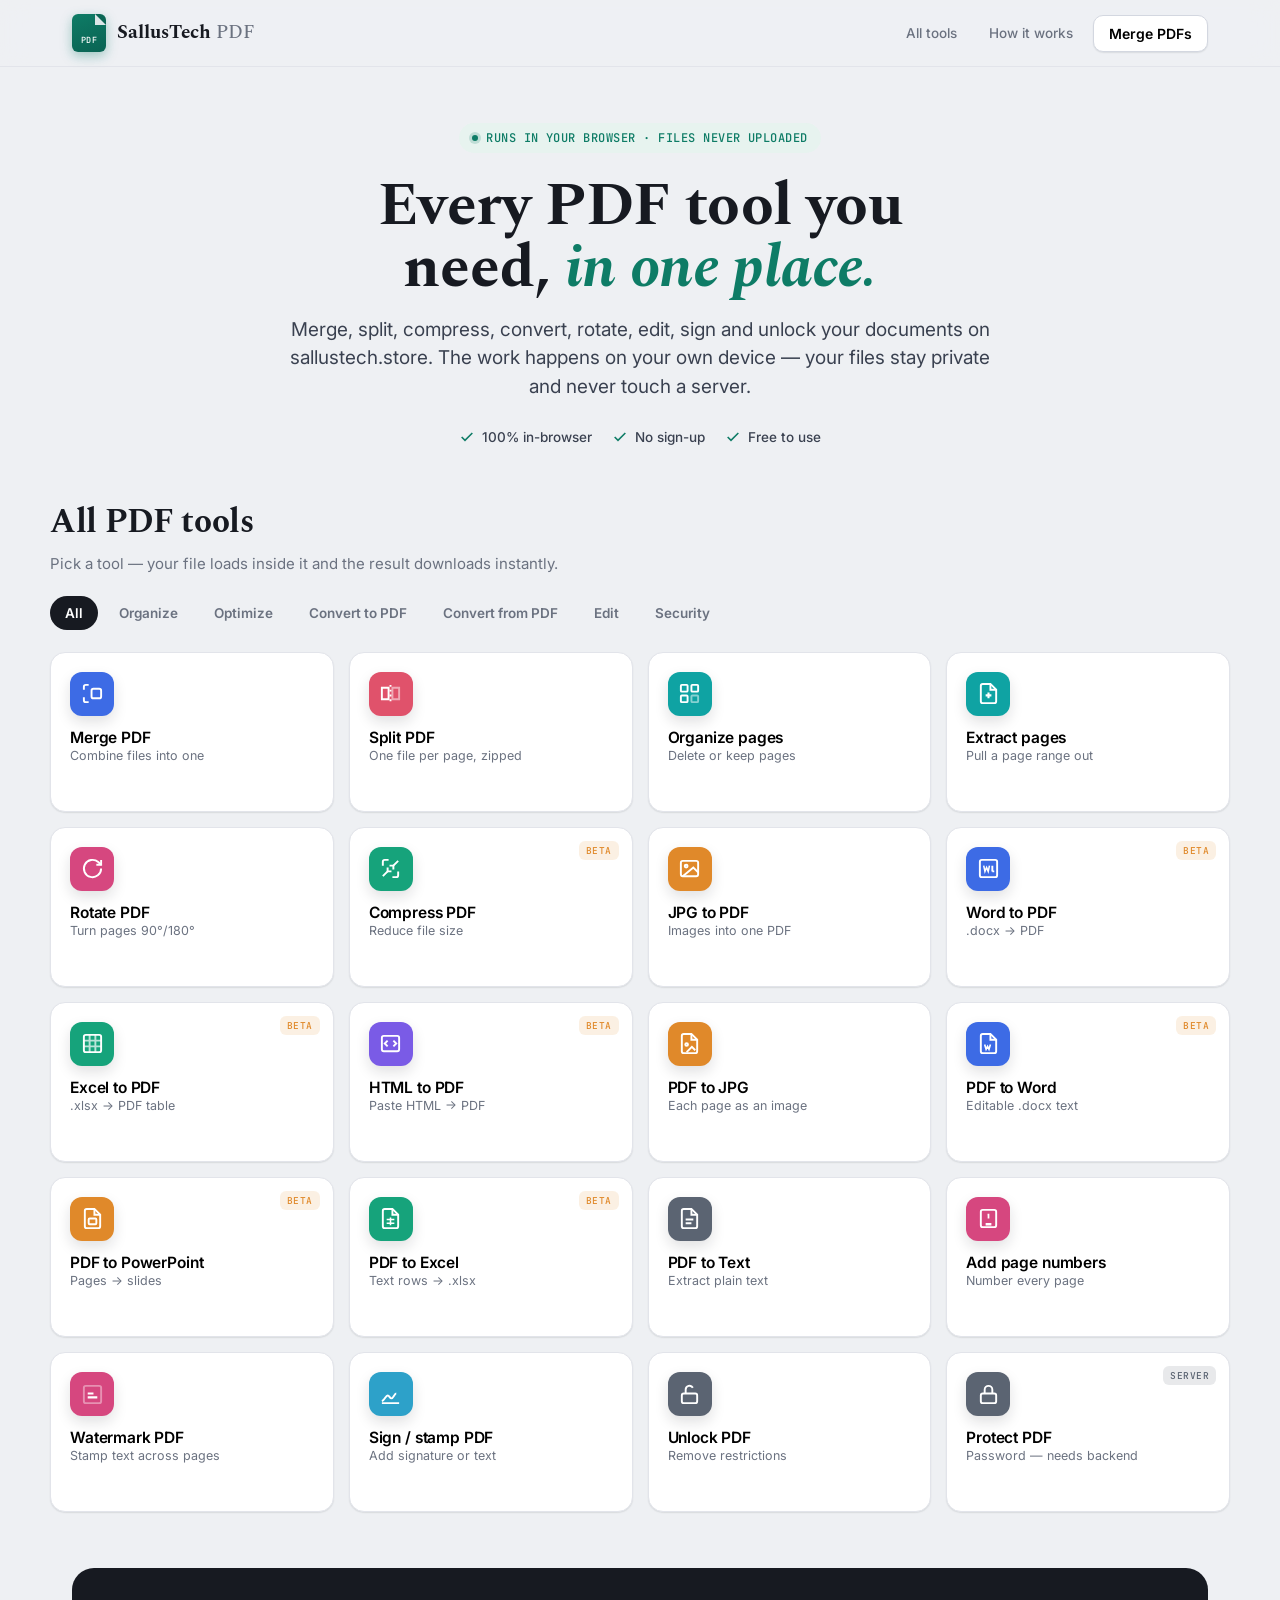
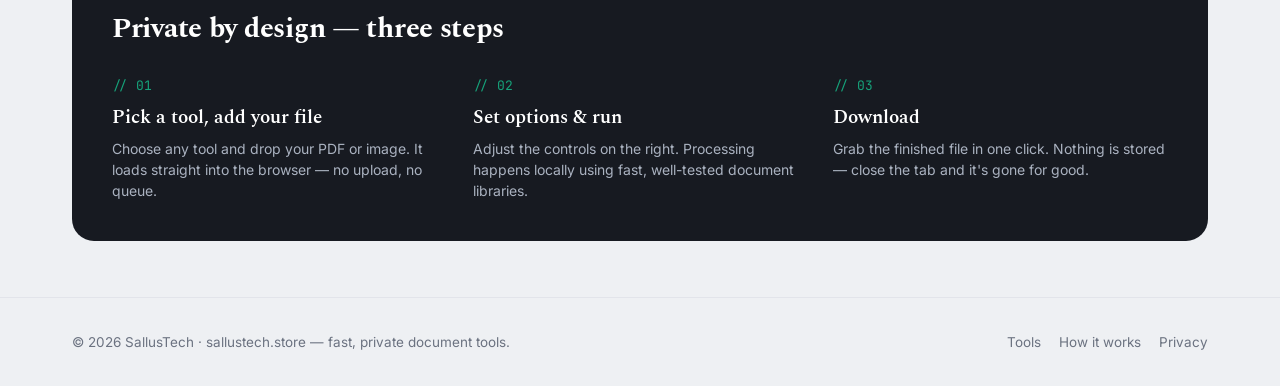
<file: tools/pdf-studio/index.html>
<!DOCTYPE html>
<html lang="en">
<head>
  <script async src="https://pagead2.googlesyndication.com/pagead/js/adsbygoogle.js?client=ca-pub-2989173811138340"
     crossorigin="anonymous"></script>
<!-- mail craft -->
<ins class="adsbygoogle"
     style="display:block"
     data-ad-client="ca-pub-2989173811138340"
     data-ad-slot="6949298132"
     data-ad-format="auto"
     data-full-width-responsive="true"></ins>
<script>
     (adsbygoogle = window.adsbygoogle || []).push({});
</script>
  <script async src="https://pagead2.googlesyndication.com/pagead/js/adsbygoogle.js?client=ca-pub-2989173811138340"
     crossorigin="anonymous"></script>
<ins class="adsbygoogle"
     style="display:block"
     data-ad-format="autorelaxed"
     data-ad-client="ca-pub-2989173811138340"
     data-ad-slot="2610556316"></ins>
<script>
     (adsbygoogle = window.adsbygoogle || []).push({});
</script>
<meta charset="UTF-8" />
<meta name="viewport" content="width=device-width, initial-scale=1.0" />
<title>SallusTech PDF Studio — Every PDF tool in your browser</title>
<meta name="description" content="Merge, split, compress, convert, rotate, edit, sign and unlock PDFs — privately in your browser. By SallusTech." />
<link rel="preconnect" href="https://fonts.googleapis.com">
<link rel="preconnect" href="https://fonts.gstatic.com" crossorigin>
<link href="https://fonts.googleapis.com/css2?family=Spectral:wght@500;600;700&family=Inter:wght@400;500;600;700&family=JetBrains+Mono:wght@400;500&display=swap" rel="stylesheet">
<style>
  :root{
    --ink:#171A21; --ink-2:#3A4150; --muted:#6B7280;
    --paper:#EEF0F3; --surface:#FFFFFF; --line:#E2E4EA; --line-2:#D3D7E0;
    --brand:#0E7C66; --brand-d:#0A6353; --brand-soft:#E7F3EF;
    --c-merge:#3D6BE5; --c-split:#E0526B; --c-compress:#16A37B; --c-convert:#7A5BE6;
    --c-img:#E0892A; --c-organize:#0FA3A3; --c-edit:#D6477F; --c-sign:#2DA1C9; --c-secure:#5B6472;
    --amber:#E0892A; --teal:#16A37B; --rose:#E0526B;
    --radius:15px; --radius-sm:11px;
    --shadow-sm:0 1px 2px rgba(20,26,33,.06),0 1px 1px rgba(20,26,33,.04);
    --shadow-md:0 10px 30px rgba(20,26,33,.10);
    --shadow-lg:0 26px 64px rgba(20,26,33,.18);
    --ease:cubic-bezier(.22,.61,.36,1);
  }
  *{box-sizing:border-box;}
  html,body{margin:0;padding:0;}
  body{font-family:"Inter",system-ui,sans-serif;color:var(--ink);background:var(--paper);-webkit-font-smoothing:antialiased;line-height:1.5;}
  .mono{font-family:"JetBrains Mono",monospace;}
  h1,h2,h3,.serif{font-family:"Spectral",Georgia,serif;letter-spacing:-.01em;}
  a{color:inherit;text-decoration:none;} button{font-family:inherit;cursor:pointer;border:none;background:none;}
  img{max-width:100%;display:block;}
  .wrap{max-width:1180px;margin:0 auto;padding:0 22px;}

  /* page-fold signature mark */
  .fold{position:relative;}
  .fold::after{content:"";position:absolute;top:0;right:0;border-width:0 14px 14px 0;border-style:solid;border-color:rgba(255,255,255,.55) rgba(0,0,0,.08);border-radius:0 0 0 4px;}

  header.site{position:sticky;top:0;z-index:40;background:rgba(238,240,243,.82);backdrop-filter:saturate(180%) blur(14px);border-bottom:1px solid var(--line);}
  .nav{display:flex;align-items:center;justify-content:space-between;height:66px;}
  .brand{display:flex;align-items:center;gap:11px;cursor:pointer;}
  .logomark{width:34px;height:38px;border-radius:6px;position:relative;background:linear-gradient(160deg,var(--brand),var(--brand-d));box-shadow:0 4px 12px rgba(14,124,102,.36);flex:none;overflow:hidden;}
  .logomark::after{content:"";position:absolute;top:0;right:0;border-width:0 11px 11px 0;border-style:solid;border-color:rgba(238,240,243,.92) rgba(0,0,0,.12);}
  .logomark span{position:absolute;left:0;right:0;bottom:5px;text-align:center;color:#fff;font-family:"JetBrains Mono";font-size:8.5px;letter-spacing:.5px;font-weight:500;}
  .brand-name{font-family:"Spectral";font-weight:700;font-size:19px;}
  .brand-name .dim{color:var(--muted);font-weight:500;}
  .nav-actions{display:flex;align-items:center;gap:8px;}
  .nav-pill{font-size:13.5px;color:var(--muted);padding:8px 12px;border-radius:9px;font-weight:500;}
  .nav-pill:hover{color:var(--ink);background:rgba(20,26,33,.05);}
  .btn-ghost{border:1px solid var(--line-2);background:var(--surface);border-radius:10px;padding:9px 15px;font-weight:600;font-size:14px;box-shadow:var(--shadow-sm);transition:.16s var(--ease);}
  .btn-ghost:hover{transform:translateY(-1px);border-color:#c2c8d4;}

  .hero{padding:56px 0 26px;text-align:center;}
  .eyebrow{display:inline-flex;align-items:center;gap:8px;font-family:"JetBrains Mono";font-size:12px;letter-spacing:.04em;text-transform:uppercase;color:var(--brand);background:var(--brand-soft);padding:6px 13px;border-radius:999px;font-weight:500;}
  .eyebrow .dot{width:6px;height:6px;border-radius:50%;background:var(--brand);box-shadow:0 0 0 3px rgba(14,124,102,.18);}
  .hero h1{font-size:clamp(34px,5.6vw,60px);line-height:1.04;margin:22px auto 16px;font-weight:700;max-width:16ch;}
  .hero h1 em{font-style:italic;color:var(--brand);}
  .hero p.lede{font-size:clamp(16px,2vw,19px);color:var(--ink-2);max-width:60ch;margin:0 auto 26px;}
  .hero .trust{display:flex;gap:20px;justify-content:center;flex-wrap:wrap;}
  .hero .trust span{display:inline-flex;align-items:center;gap:7px;font-size:13.5px;color:var(--ink-2);font-weight:500;}
  .hero .trust svg{color:var(--brand);}

  .section-head{display:flex;align-items:flex-end;justify-content:space-between;margin:14px 0 22px;gap:20px;flex-wrap:wrap;}
  .section-head h2{font-size:clamp(24px,3vw,33px);margin:0;font-weight:700;}
  .section-head p{margin:6px 0 0;color:var(--muted);font-size:15px;}
  .cat-tabs{display:flex;gap:6px;flex-wrap:wrap;}
  .cat-tab{font-size:13.5px;font-weight:600;color:var(--muted);padding:8px 14px;border-radius:999px;border:1px solid transparent;transition:.16s var(--ease);}
  .cat-tab:hover{color:var(--ink);}
  .cat-tab.active{background:var(--ink);color:#fff;}

  .tools-section{padding:10px 0 56px;}
  .tool-grid{display:grid;grid-template-columns:repeat(4,1fr);gap:15px;}
  .tool-card{background:var(--surface);border:1px solid var(--line);border-radius:var(--radius);padding:19px;cursor:pointer;transition:.2s var(--ease);position:relative;box-shadow:var(--shadow-sm);text-align:left;display:flex;flex-direction:column;gap:12px;min-height:150px;overflow:hidden;}
  .tool-card:hover{transform:translateY(-4px);box-shadow:var(--shadow-md);border-color:var(--line-2);}
  .tool-card:focus-visible{outline:3px solid var(--brand);outline-offset:2px;}
  .tool-ico{width:44px;height:44px;border-radius:12px;display:flex;align-items:center;justify-content:center;color:#fff;flex:none;box-shadow:0 6px 14px rgba(20,26,33,.13);}
  .tool-ico svg{width:23px;height:23px;}
  .tool-card h3{font-size:15.5px;margin:0;font-weight:600;font-family:"Inter";}
  .tool-card p{margin:0;font-size:12.5px;color:var(--muted);line-height:1.45;}
  .tool-card .badge{position:absolute;top:13px;right:13px;font-family:"JetBrains Mono";font-size:9.5px;letter-spacing:.05em;text-transform:uppercase;padding:3px 7px;border-radius:6px;font-weight:500;}
  .badge.beta{color:var(--amber);background:rgba(224,137,42,.13);}
  .badge.srv{color:var(--c-secure);background:rgba(91,100,114,.14);}
  .tool-card .go{margin-top:auto;font-size:12.5px;font-weight:600;color:var(--brand);display:inline-flex;align-items:center;gap:5px;opacity:0;transform:translateX(-4px);transition:.18s var(--ease);}
  .tool-card:hover .go{opacity:1;transform:translateX(0);}

  .strip{background:var(--ink);color:#fff;border-radius:22px;padding:40px;margin:0 0 56px;position:relative;overflow:hidden;}
  .strip h2{color:#fff;font-size:28px;margin:0 0 26px;}
  .steps{display:grid;grid-template-columns:repeat(3,1fr);gap:26px;}
  .step .num{font-family:"JetBrains Mono";font-size:13px;color:var(--teal);}
  .step h4{font-family:"Spectral";font-size:19px;margin:8px 0 6px;font-weight:600;}
  .step p{margin:0;color:#aab2c0;font-size:14px;}

  footer.site{border-top:1px solid var(--line);padding:34px 0;color:var(--muted);font-size:13.5px;}
  .foot{display:flex;justify-content:space-between;align-items:center;gap:18px;flex-wrap:wrap;}
  .foot .links{display:flex;gap:18px;flex-wrap:wrap;}
  .foot a:hover{color:var(--ink);}

  /* views */
  .view{display:none;} .view.active{display:block;animation:fade .3s var(--ease);}
  @keyframes fade{from{opacity:0;transform:translateY(8px);}to{opacity:1;transform:none;}}

  .ws-top{display:flex;align-items:center;gap:14px;padding:22px 0 4px;}
  .back-btn{display:inline-flex;align-items:center;gap:7px;font-weight:600;font-size:14px;color:var(--ink-2);padding:9px 13px;border-radius:10px;border:1px solid var(--line-2);background:var(--surface);box-shadow:var(--shadow-sm);transition:.16s var(--ease);}
  .back-btn:hover{transform:translateX(-2px);}
  .ws-title{display:flex;align-items:center;gap:13px;}
  .ws-title .tool-ico{width:40px;height:40px;border-radius:11px;}
  .ws-title h2{font-size:24px;margin:0;}
  .ws-title p{margin:1px 0 0;color:var(--muted);font-size:13.5px;}

  .ws-body{display:grid;grid-template-columns:1fr 340px;gap:22px;padding:18px 0 70px;align-items:start;}
  .stage{background:var(--surface);border:1px solid var(--line);border-radius:var(--radius);min-height:440px;box-shadow:var(--shadow-sm);overflow:hidden;display:flex;flex-direction:column;}
  .stage-head{display:flex;align-items:center;justify-content:space-between;padding:12px 16px;border-bottom:1px solid var(--line);font-size:13px;color:var(--muted);font-family:"JetBrains Mono";min-height:46px;}
  .stage-content{flex:1;display:flex;min-height:360px;}

  .stage-dz{flex:1;display:flex;flex-direction:column;align-items:center;justify-content:center;gap:14px;text-align:center;padding:40px;margin:18px;border:2px dashed var(--line-2);border-radius:14px;transition:.2s var(--ease);}
  .stage-dz.drag{border-color:var(--brand);background:var(--brand-soft);}
  .icon-cloud{width:56px;height:56px;border-radius:15px;background:linear-gradient(150deg,var(--brand),var(--brand-d));display:flex;align-items:center;justify-content:center;color:#fff;box-shadow:0 10px 24px rgba(14,124,102,.32);}
  .stage-dz h3{margin:0;font-family:"Spectral";font-size:19px;}
  .stage-dz p{margin:5px 0 0;color:var(--muted);font-size:13.5px;}

  .btn-primary{background:linear-gradient(150deg,var(--brand),var(--brand-d));color:#fff;border-radius:12px;padding:13px 24px;font-weight:600;font-size:15px;box-shadow:0 10px 22px rgba(14,124,102,.3);transition:.18s var(--ease);display:inline-flex;align-items:center;gap:9px;justify-content:center;}
  .btn-primary:hover{transform:translateY(-2px);box-shadow:0 16px 28px rgba(14,124,102,.4);}
  .btn-primary:active{transform:none;}
  .btn-primary[disabled]{opacity:.55;cursor:not-allowed;transform:none;box-shadow:none;}
  .btn-block{width:100%;}
  .btn-soft{border:1px solid var(--line-2);background:var(--surface);border-radius:11px;padding:11px;font-weight:600;font-size:14px;color:var(--ink-2);transition:.14s var(--ease);width:100%;}
  .btn-soft:hover{background:var(--paper);}

  /* file preview area */
  .preview-pane{flex:1;padding:22px;display:flex;flex-direction:column;gap:16px;overflow:auto;max-height:560px;}
  .pdf-thumb{align-self:center;border-radius:6px;box-shadow:0 8px 26px rgba(20,26,33,.16);background:#fff;}
  .file-list{display:flex;flex-direction:column;gap:10px;}
  .file-row{display:flex;align-items:center;gap:12px;padding:11px 13px;border:1px solid var(--line);border-radius:12px;background:var(--surface);}
  .file-row .fthumb{width:38px;height:46px;border-radius:5px;flex:none;background:var(--paper);display:flex;align-items:center;justify-content:center;color:var(--c-split);overflow:hidden;border:1px solid var(--line);}
  .file-row .fthumb img{width:100%;height:100%;object-fit:cover;}
  .file-row .fmeta{flex:1;min-width:0;}
  .file-row .fname{font-size:13.5px;font-weight:600;white-space:nowrap;overflow:hidden;text-overflow:ellipsis;}
  .file-row .fsize{font-size:11.5px;color:var(--muted);font-family:"JetBrains Mono";}
  .file-row .facts{display:flex;gap:4px;}
  .iconbtn{width:30px;height:30px;border-radius:8px;display:flex;align-items:center;justify-content:center;color:var(--muted);border:1px solid transparent;transition:.14s var(--ease);}
  .iconbtn:hover{background:var(--paper);color:var(--ink);}
  .iconbtn:disabled{opacity:.3;cursor:not-allowed;}
  .addmore{border:1.5px dashed var(--line-2);border-radius:11px;padding:11px;font-weight:600;font-size:13.5px;color:var(--muted);width:100%;transition:.14s var(--ease);}
  .addmore:hover{border-color:var(--brand);color:var(--brand);}

  /* page grid (organize) */
  .page-grid{display:grid;grid-template-columns:repeat(auto-fill,minmax(108px,1fr));gap:14px;}
  .page-cell{position:relative;border:2px solid var(--line);border-radius:10px;overflow:hidden;background:#fff;cursor:pointer;transition:.14s var(--ease);}
  .page-cell.del{opacity:.32;border-color:var(--rose);}
  .page-cell canvas,.page-cell img{width:100%;display:block;}
  .page-cell .pnum{position:absolute;bottom:0;left:0;right:0;background:rgba(20,26,33,.72);color:#fff;font-size:11px;font-family:"JetBrains Mono";text-align:center;padding:2px;}
  .page-cell .delmark{position:absolute;top:6px;right:6px;width:22px;height:22px;border-radius:50%;background:var(--rose);color:#fff;display:none;align-items:center;justify-content:center;font-size:13px;}
  .page-cell.del .delmark{display:flex;}

  /* panel */
  .panel{background:var(--surface);border:1px solid var(--line);border-radius:var(--radius);box-shadow:var(--shadow-sm);position:sticky;top:84px;}
  .panel-head{padding:16px 18px;border-bottom:1px solid var(--line);}
  .panel-head h3{font-size:15px;margin:0;font-weight:600;}
  .panel-head p{font-size:12.5px;color:var(--muted);margin:3px 0 0;}
  .panel-body{padding:18px;display:flex;flex-direction:column;gap:17px;}
  .panel-foot{padding:16px 18px;border-top:1px solid var(--line);display:flex;flex-direction:column;gap:10px;}
  .ctl label{display:block;font-size:12.5px;font-weight:600;color:var(--ink-2);margin-bottom:8px;}
  .ctl .hint{font-size:11.5px;color:var(--muted);font-weight:400;line-height:1.5;}
  .field{display:flex;align-items:center;gap:8px;}
  input[type="text"],input[type="number"],input[type="password"],select,textarea{width:100%;border:1px solid var(--line-2);border-radius:10px;padding:10px 12px;font-size:14px;font-family:"Inter";color:var(--ink);background:var(--surface);transition:.14s var(--ease);}
  textarea{min-height:120px;resize:vertical;font-family:"JetBrains Mono";font-size:12.5px;}
  input:focus,select:focus,textarea:focus{outline:none;border-color:var(--brand);box-shadow:0 0 0 3px rgba(14,124,102,.16);}
  input[type="range"]{width:100%;accent-color:var(--brand);}
  .range-row{display:flex;justify-content:space-between;margin-bottom:6px;}
  .range-row .val{font-family:"JetBrains Mono";font-size:13px;color:var(--brand);font-weight:500;}
  .seg-ctl{display:flex;gap:6px;flex-wrap:wrap;}
  .chip{border:1px solid var(--line-2);border-radius:9px;padding:8px 12px;font-size:13px;font-weight:600;color:var(--ink-2);background:var(--surface);transition:.14s var(--ease);}
  .chip:hover{border-color:#c2c8d4;}
  .chip.active{background:var(--brand);border-color:var(--brand);color:#fff;}
  .toggle{display:flex;align-items:center;gap:9px;cursor:pointer;font-size:13.5px;font-weight:500;color:var(--ink-2);}
  .toggle input{appearance:none;width:38px;height:22px;border-radius:999px;background:#cfd4dd;position:relative;transition:.18s;flex:none;}
  .toggle input:checked{background:var(--brand);}
  .toggle input::after{content:"";position:absolute;top:2px;left:2px;width:18px;height:18px;border-radius:50%;background:#fff;transition:.18s;box-shadow:0 1px 3px rgba(0,0,0,.2);}
  .toggle input:checked::after{left:18px;}
  .note{font-size:12px;line-height:1.55;color:var(--ink-2);background:var(--paper);border:1px solid var(--line);border-radius:10px;padding:11px 12px;}
  .note.warn{background:rgba(224,137,42,.08);border-color:rgba(224,137,42,.3);}
  .meta-list{display:flex;flex-direction:column;gap:7px;font-family:"JetBrains Mono";font-size:12px;}
  .meta-list .row{display:flex;justify-content:space-between;color:var(--muted);}
  .meta-list .row b{color:var(--ink);font-weight:500;}
  .delta-good{color:var(--teal)!important;}

  .proc{position:absolute;inset:0;background:rgba(255,255,255,.85);backdrop-filter:blur(3px);display:flex;flex-direction:column;align-items:center;justify-content:center;gap:15px;z-index:5;border-radius:var(--radius);}
  .spinner{width:46px;height:46px;border-radius:50%;border:4px solid rgba(14,124,102,.18);border-top-color:var(--brand);animation:spin 1s linear infinite;}
  @keyframes spin{to{transform:rotate(360deg);}}
  .proc .pmsg{font-weight:600;font-size:15px;}
  .proc .psub{font-size:12.5px;color:var(--muted);font-family:"JetBrains Mono";}
  .pbar{width:220px;height:6px;border-radius:99px;background:var(--line);overflow:hidden;}
  .pbar i{display:block;height:100%;width:0;background:linear-gradient(90deg,var(--brand),var(--teal));transition:width .25s var(--ease);}

  .toast{position:fixed;bottom:24px;left:50%;transform:translateX(-50%) translateY(20px);background:var(--ink);color:#fff;padding:13px 20px;border-radius:12px;font-size:14px;font-weight:500;box-shadow:var(--shadow-lg);opacity:0;pointer-events:none;transition:.25s var(--ease);z-index:80;max-width:90vw;text-align:center;}
  .toast.show{opacity:1;transform:translateX(-50%) translateY(0);}
  .toast.err{background:#B0392B;}

  @media (max-width:980px){
    .tool-grid{grid-template-columns:repeat(2,1fr);}
    .ws-body{grid-template-columns:1fr;} .panel{position:static;}
    .steps{grid-template-columns:1fr;}
  }
  @media (max-width:560px){ .tool-grid{grid-template-columns:1fr;} .nav-pill{display:none;} .strip{padding:28px 22px;} }
  @media (prefers-reduced-motion:reduce){ *{animation-duration:.001ms!important;transition-duration:.001ms!important;} }
</style>
</head>
<body>

<header class="site">
  <div class="wrap nav">
    <div class="brand" id="brandHome" role="button" tabindex="0" aria-label="SallusTech PDF Studio home">
      <div class="logomark"><span>PDF</span></div>
      <div class="brand-name">SallusTech <span class="dim">PDF</span></div>
    </div>
    <nav class="nav-actions">
      <a class="nav-pill" id="navTools">All tools</a>
      <a class="nav-pill" id="navHow">How it works</a>
      <button class="btn-ghost" id="navStart">Merge PDFs</button>
    </nav>
  </div>
</header>

<main id="viewHome" class="view active">
  <section class="hero wrap">
    <span class="eyebrow"><span class="dot"></span> Runs in your browser · files never uploaded</span>
    <h1>Every PDF tool you need, <em>in one place.</em></h1>
    <p class="lede">Merge, split, compress, convert, rotate, edit, sign and unlock your documents on sallustech.store. The work happens on your own device — your files stay private and never touch a server.</p>
    <div class="trust">
      <span><svg width="16" height="16" viewBox="0 0 24 24" fill="none" stroke="currentColor" stroke-width="2.4"><path d="M20 6 9 17l-5-5"/></svg> 100% in-browser</span>
      <span><svg width="16" height="16" viewBox="0 0 24 24" fill="none" stroke="currentColor" stroke-width="2.4"><path d="M20 6 9 17l-5-5"/></svg> No sign-up</span>
      <span><svg width="16" height="16" viewBox="0 0 24 24" fill="none" stroke="currentColor" stroke-width="2.4"><path d="M20 6 9 17l-5-5"/></svg> Free to use</span>
    </div>
  </section>

  <section class="tools-section wrap" id="toolsSection">
    <div class="section-head">
      <div><h2>All PDF tools</h2><p>Pick a tool — your file loads inside it and the result downloads instantly.</p></div>
      <div class="cat-tabs" id="catTabs"></div>
    </div>
    <div class="tool-grid" id="toolGrid"></div>
  </section>

  <section class="wrap" id="howSection">
    <div class="strip">
      <h2>Private by design — three steps</h2>
      <div class="steps">
        <div class="step"><div class="num">// 01</div><h4>Pick a tool, add your file</h4><p>Choose any tool and drop your PDF or image. It loads straight into the browser — no upload, no queue.</p></div>
        <div class="step"><div class="num">// 02</div><h4>Set options & run</h4><p>Adjust the controls on the right. Processing happens locally using fast, well-tested document libraries.</p></div>
        <div class="step"><div class="num">// 03</div><h4>Download</h4><p>Grab the finished file in one click. Nothing is stored — close the tab and it's gone for good.</p></div>
      </div>
    </div>
  </section>

  <footer class="site">
    <div class="wrap foot">
      <div>© <span id="yr"></span> SallusTech · sallustech.store — fast, private document tools.</div>
      <div class="links"><a id="footTools">Tools</a><a id="footHow">How it works</a><a href="#">Privacy</a></div>
    </div>
  </footer>
</main>

<main id="viewTool" class="view">
  <div class="wrap">
    <div class="ws-top">
      <button class="back-btn" id="wsBack"><svg width="16" height="16" viewBox="0 0 24 24" fill="none" stroke="currentColor" stroke-width="2.4"><path d="m15 18-6-6 6-6"/></svg> All tools</button>
      <div class="ws-title"><div class="tool-ico" id="wsIco"></div><div><h2 id="wsName">Tool</h2><p id="wsTagline">tagline</p></div></div>
    </div>
    <div class="ws-body">
      <div class="stage" id="wsStage">
        <div class="stage-head" id="wsStageHead" style="display:none"><span id="wsStageLabel">Preview</span></div>
        <div class="stage-content" id="wsStageContent"></div>
      </div>
      <aside class="panel">
        <div class="panel-head"><h3 id="wsPanelTitle">Settings</h3><p id="wsPanelSub">Add a file to begin.</p></div>
        <div class="panel-body" id="wsControls"></div>
        <div class="panel-foot" id="wsFoot"></div>
      </aside>
    </div>
  </div>
</main>

<div class="toast" id="toast"></div>
<input type="file" id="fileInput" hidden />

<script>
/* ============================================================
   SallusTech PDF Studio — fully client-side document toolkit
   ============================================================ */
const $=(s,el=document)=>el.querySelector(s);
const $$=(s,el=document)=>[...el.querySelectorAll(s)];
const fmtBytes=b=>b<1024?b+' B':b<1048576?(b/1024).toFixed(1)+' KB':(b/1048576).toFixed(2)+' MB';
const readBuf=f=>f.arrayBuffer();

/* ---------- lazy CDN library loader ---------- */
const LIBS={
  pdflib:{url:'https://cdnjs.cloudflare.com/ajax/libs/pdf-lib/1.17.1/pdf-lib.min.js',global:'PDFLib'},
  pdfjs:{url:'https://cdnjs.cloudflare.com/ajax/libs/pdf.js/3.11.174/pdf.min.js',global:'pdfjsLib',setup:()=>{window.pdfjsLib.GlobalWorkerOptions.workerSrc='https://cdnjs.cloudflare.com/ajax/libs/pdf.js/3.11.174/pdf.worker.min.js';}},
  jszip:{url:'https://cdnjs.cloudflare.com/ajax/libs/jszip/3.10.1/jszip.min.js',global:'JSZip'},
  xlsx:{url:'https://cdnjs.cloudflare.com/ajax/libs/xlsx/0.18.5/xlsx.full.min.js',global:'XLSX'},
  mammoth:{url:'https://cdnjs.cloudflare.com/ajax/libs/mammoth/1.6.0/mammoth.browser.min.js',global:'mammoth'},
  docx:{url:'https://unpkg.com/docx@8.5.0/build/index.umd.js',global:'docx'},
  pptx:{url:'https://cdnjs.cloudflare.com/ajax/libs/pptxgenjs/3.12.0/pptxgen.bundle.js',global:'PptxGenJS'},
  jspdf:{url:'https://cdnjs.cloudflare.com/ajax/libs/jspdf/2.5.1/jspdf.umd.min.js',global:'jspdf'},
  html2canvas:{url:'https://cdnjs.cloudflare.com/ajax/libs/html2canvas/1.4.1/html2canvas.min.js',global:'html2canvas'}
};
const _loaded={};
function loadScript(url){return new Promise((res,rej)=>{const s=document.createElement('script');s.src=url;s.onload=res;s.onerror=()=>rej(new Error('Could not load required library. Check your connection.'));document.head.appendChild(s);});}
async function need(...names){for(const n of names){if(_loaded[n])continue;await loadScript(LIBS[n].url);if(LIBS[n].setup)LIBS[n].setup();_loaded[n]=true;}}

/* ---------- ICONS ---------- */
const I={
  merge:'<svg viewBox="0 0 24 24" fill="none" stroke="currentColor" stroke-width="2"><path d="M8 3H5a2 2 0 0 0-2 2v3M3 16v3a2 2 0 0 0 2 2h3"/><rect x="11" y="7" width="10" height="10" rx="2"/></svg>',
  split:'<svg viewBox="0 0 24 24" fill="none" stroke="currentColor" stroke-width="2"><path d="M3 6h7v12H3z"/><path d="M14 6h7v12h-7z" opacity=".5"/><path d="M12 3v18" stroke-dasharray="2 3"/></svg>',
  compress:'<svg viewBox="0 0 24 24" fill="none" stroke="currentColor" stroke-width="2"><path d="M4 9V5a2 2 0 0 1 2-2h4M20 15v4a2 2 0 0 1-2 2h-4"/><path d="m9 15-5 5M20 4l-5 5"/><path d="M9 11v4h4M15 13v-4h-4"/></svg>',
  organize:'<svg viewBox="0 0 24 24" fill="none" stroke="currentColor" stroke-width="2"><rect x="3" y="3" width="7" height="7" rx="1"/><rect x="14" y="3" width="7" height="7" rx="1"/><rect x="3" y="14" width="7" height="7" rx="1"/><rect x="14" y="14" width="7" height="7" rx="1" opacity=".5"/></svg>',
  rotate:'<svg viewBox="0 0 24 24" fill="none" stroke="currentColor" stroke-width="2"><path d="M21 12a9 9 0 1 1-3-6.7L21 8"/><path d="M21 3v5h-5"/></svg>',
  extract:'<svg viewBox="0 0 24 24" fill="none" stroke="currentColor" stroke-width="2"><path d="M14 2H6a2 2 0 0 0-2 2v16a2 2 0 0 0 2 2h12a2 2 0 0 0 2-2V8z"/><path d="M14 2v6h6"/><path d="M9 14h6M12 11v6" stroke-width="2.2"/></svg>',
  jpg2pdf:'<svg viewBox="0 0 24 24" fill="none" stroke="currentColor" stroke-width="2"><rect x="3" y="4" width="18" height="16" rx="2"/><circle cx="8.5" cy="9.5" r="1.5"/><path d="m21 16-5-5L5 20"/></svg>',
  pdf2jpg:'<svg viewBox="0 0 24 24" fill="none" stroke="currentColor" stroke-width="2"><path d="M14 2H6a2 2 0 0 0-2 2v16a2 2 0 0 0 2 2h12a2 2 0 0 0 2-2V8z"/><path d="M14 2v6h6"/><circle cx="9" cy="13" r="1.4"/><path d="m18 19-3.5-3.5L9 21"/></svg>',
  pdf2word:'<svg viewBox="0 0 24 24" fill="none" stroke="currentColor" stroke-width="2"><path d="M14 2H6a2 2 0 0 0-2 2v16a2 2 0 0 0 2 2h12a2 2 0 0 0 2-2V8z"/><path d="M14 2v6h6"/><path d="M8 13l1.5 5 1.5-3 1.5 3L14 13" stroke-width="1.7"/></svg>',
  pdf2ppt:'<svg viewBox="0 0 24 24" fill="none" stroke="currentColor" stroke-width="2"><path d="M14 2H6a2 2 0 0 0-2 2v16a2 2 0 0 0 2 2h12a2 2 0 0 0 2-2V8z"/><path d="M14 2v6h6"/><rect x="8" y="12" width="8" height="6" rx="1"/></svg>',
  pdf2excel:'<svg viewBox="0 0 24 24" fill="none" stroke="currentColor" stroke-width="2"><path d="M14 2H6a2 2 0 0 0-2 2v16a2 2 0 0 0 2 2h12a2 2 0 0 0 2-2V8z"/><path d="M14 2v6h6"/><path d="M8 13h8M8 17h8M12 11v8" stroke-width="1.6"/></svg>',
  pdf2txt:'<svg viewBox="0 0 24 24" fill="none" stroke="currentColor" stroke-width="2"><path d="M14 2H6a2 2 0 0 0-2 2v16a2 2 0 0 0 2 2h12a2 2 0 0 0 2-2V8z"/><path d="M14 2v6h6M8 13h8M8 17h6"/></svg>',
  word2pdf:'<svg viewBox="0 0 24 24" fill="none" stroke="currentColor" stroke-width="2"><rect x="3" y="3" width="18" height="18" rx="2"/><path d="M7 9l1.3 6L10 11l1.7 4L13 9" stroke-width="1.6"/><path d="M16 9v6M16 15h2" /></svg>',
  excel2pdf:'<svg viewBox="0 0 24 24" fill="none" stroke="currentColor" stroke-width="2"><rect x="3" y="3" width="18" height="18" rx="2"/><path d="M3 9h18M3 15h18M9 3v18M15 3v18" opacity=".7"/></svg>',
  html2pdf:'<svg viewBox="0 0 24 24" fill="none" stroke="currentColor" stroke-width="2"><path d="m9 9-3 3 3 3M15 9l3 3-3 3"/><rect x="3" y="4" width="18" height="16" rx="2"/></svg>',
  pagenum:'<svg viewBox="0 0 24 24" fill="none" stroke="currentColor" stroke-width="2"><rect x="4" y="3" width="16" height="18" rx="2"/><path d="M9 18h6" stroke-width="2.4"/><path d="M11 8h1v4" stroke-width="1.8"/></svg>',
  watermark:'<svg viewBox="0 0 24 24" fill="none" stroke="currentColor" stroke-width="2"><rect x="3" y="3" width="18" height="18" rx="2" opacity=".4"/><path d="M7 15h10M7 11h6" stroke-width="2.2"/></svg>',
  sign:'<svg viewBox="0 0 24 24" fill="none" stroke="currentColor" stroke-width="2"><path d="M3 19c3-1 4-6 6-6s2 3 4 3 3-5 5-5"/><path d="M3 21h18" stroke-width="1.6"/></svg>',
  unlock:'<svg viewBox="0 0 24 24" fill="none" stroke="currentColor" stroke-width="2"><rect x="4" y="11" width="16" height="10" rx="2"/><path d="M8 11V7a4 4 0 0 1 7.5-2"/></svg>',
  protect:'<svg viewBox="0 0 24 24" fill="none" stroke="currentColor" stroke-width="2"><rect x="4" y="11" width="16" height="10" rx="2"/><path d="M8 11V7a4 4 0 0 1 8 0v4"/></svg>'
};

/* ---------- TOOL REGISTRY ---------- */
const TOOLS=[
  {id:'merge',name:'Merge PDF',tagline:'Combine files into one',cat:'Organize',c:'--c-merge',icon:I.merge,multi:true,accept:'application/pdf'},
  {id:'split',name:'Split PDF',tagline:'One file per page, zipped',cat:'Organize',c:'--c-split',icon:I.split,accept:'application/pdf'},
  {id:'organize',name:'Organize pages',tagline:'Delete or keep pages',cat:'Organize',c:'--c-organize',icon:I.organize,accept:'application/pdf',interactive:'pages'},
  {id:'extract',name:'Extract pages',tagline:'Pull a page range out',cat:'Organize',c:'--c-organize',icon:I.extract,accept:'application/pdf'},
  {id:'rotate',name:'Rotate PDF',tagline:'Turn pages 90°/180°',cat:'Organize',c:'--c-edit',icon:I.rotate,accept:'application/pdf'},

  {id:'compress',name:'Compress PDF',tagline:'Reduce file size',cat:'Optimize',c:'--c-compress',icon:I.compress,accept:'application/pdf',badge:'beta'},

  {id:'jpg2pdf',name:'JPG to PDF',tagline:'Images into one PDF',cat:'Convert to PDF',c:'--c-img',icon:I.jpg2pdf,multi:true,accept:'image/*'},
  {id:'word2pdf',name:'Word to PDF',tagline:'.docx → PDF',cat:'Convert to PDF',c:'--c-merge',icon:I.word2pdf,accept:'.docx',badge:'beta'},
  {id:'excel2pdf',name:'Excel to PDF',tagline:'.xlsx → PDF table',cat:'Convert to PDF',c:'--c-compress',icon:I.excel2pdf,accept:'.xlsx,.xls,.csv',badge:'beta'},
  {id:'html2pdf',name:'HTML to PDF',tagline:'Paste HTML → PDF',cat:'Convert to PDF',c:'--c-convert',icon:I.html2pdf,noFile:true,badge:'beta'},

  {id:'pdf2jpg',name:'PDF to JPG',tagline:'Each page as an image',cat:'Convert from PDF',c:'--c-img',icon:I.pdf2jpg,accept:'application/pdf'},
  {id:'pdf2word',name:'PDF to Word',tagline:'Editable .docx text',cat:'Convert from PDF',c:'--c-merge',icon:I.pdf2word,accept:'application/pdf',badge:'beta'},
  {id:'pdf2ppt',name:'PDF to PowerPoint',tagline:'Pages → slides',cat:'Convert from PDF',c:'--c-img',icon:I.pdf2ppt,accept:'application/pdf',badge:'beta'},
  {id:'pdf2excel',name:'PDF to Excel',tagline:'Text rows → .xlsx',cat:'Convert from PDF',c:'--c-compress',icon:I.pdf2excel,accept:'application/pdf',badge:'beta'},
  {id:'pdf2txt',name:'PDF to Text',tagline:'Extract plain text',cat:'Convert from PDF',c:'--c-secure',icon:I.pdf2txt,accept:'application/pdf'},

  {id:'pagenum',name:'Add page numbers',tagline:'Number every page',cat:'Edit',c:'--c-edit',icon:I.pagenum,accept:'application/pdf'},
  {id:'watermark',name:'Watermark PDF',tagline:'Stamp text across pages',cat:'Edit',c:'--c-edit',icon:I.watermark,accept:'application/pdf'},
  {id:'sign',name:'Sign / stamp PDF',tagline:'Add signature or text',cat:'Edit',c:'--c-sign',icon:I.sign,accept:'application/pdf'},

  {id:'unlock',name:'Unlock PDF',tagline:'Remove restrictions',cat:'Security',c:'--c-secure',icon:I.unlock,accept:'application/pdf'},
  {id:'protect',name:'Protect PDF',tagline:'Password — needs backend',cat:'Security',c:'--c-secure',icon:I.protect,accept:'application/pdf',badge:'srv'},
];
const CATS=['All','Organize','Optimize','Convert to PDF','Convert from PDF','Edit','Security'];

/* ---------- HOME ---------- */
const grid=$('#toolGrid');
function renderTools(cat='All'){
  grid.innerHTML='';
  TOOLS.filter(t=>cat==='All'||t.cat===cat).forEach(t=>{
    const c=document.createElement('button');c.className='tool-card';
    const badge=t.badge==='beta'?'<span class="badge beta">Beta</span>':t.badge==='srv'?'<span class="badge srv">Server</span>':'';
    c.innerHTML=`${badge}<div class="tool-ico" style="background:var(${t.c})">${t.icon}</div>
      <div><h3>${t.name}</h3><p>${t.tagline}</p></div>
      <span class="go">Open tool <svg width="14" height="14" viewBox="0 0 24 24" fill="none" stroke="currentColor" stroke-width="2.4"><path d="m9 18 6-6-6-6"/></svg></span>`;
    c.addEventListener('click',()=>openTool(t.id));
    grid.appendChild(c);
  });
}
const catTabs=$('#catTabs');
CATS.forEach((c,i)=>{const b=document.createElement('button');b.className='cat-tab'+(i===0?' active':'');b.textContent=c;
  b.addEventListener('click',()=>{$$('.cat-tab').forEach(x=>x.classList.remove('active'));b.classList.add('active');renderTools(c);});catTabs.appendChild(b);});
renderTools();
$('#yr').textContent=new Date().getFullYear();

const scrollTo=el=>el?.scrollIntoView({behavior:'smooth',block:'start'});
$('#brandHome').addEventListener('click',goHome);
$('#brandHome').addEventListener('keydown',e=>{if(e.key==='Enter')goHome();});
$('#navTools').addEventListener('click',()=>{goHome();setTimeout(()=>scrollTo($('#toolsSection')),60);});
$('#footTools').addEventListener('click',()=>{goHome();setTimeout(()=>scrollTo($('#toolsSection')),60);});
$('#navHow').addEventListener('click',()=>{goHome();setTimeout(()=>scrollTo($('#howSection')),60);});
$('#footHow').addEventListener('click',()=>{goHome();setTimeout(()=>scrollTo($('#howSection')),60);});
$('#navStart').addEventListener('click',()=>openTool('merge'));

let toastT;function toast(m,e){const t=$('#toast');t.textContent=m;t.className='toast show'+(e?' err':'');clearTimeout(toastT);toastT=setTimeout(()=>t.className='toast',3200);}

/* ---------- file input ---------- */
const fileInput=$('#fileInput');let pendingMode='replace';
function pickFiles(mode){pendingMode=mode||'replace';fileInput.multiple=!!state.tool?.multi;fileInput.accept=state.tool?.accept||'';fileInput.value='';fileInput.click();}
fileInput.addEventListener('change',()=>{const fs=[...fileInput.files];if(!fs.length)return;
  if(pendingMode==='add')state.files.push(...fs);else state.files=fs;
  onFilesChanged();});

/* ---------- views ---------- */
function show(v){$$('.view').forEach(x=>x.classList.remove('active'));v.classList.add('active');window.scrollTo({top:0});}
function goHome(){show($('#viewHome'));state={};}
$('#wsBack').addEventListener('click',goHome);

/* ============================================================
   WORKSPACE
   ============================================================ */
let state={};
function openTool(id,files){
  const tool=TOOLS.find(t=>t.id===id);if(!tool)return;
  state={id,tool,files:[],options:{},results:null};
  show($('#viewTool'));
  $('#wsIco').style.background=`var(${tool.c})`;$('#wsIco').innerHTML=tool.icon;
  $('#wsName').textContent=tool.name;$('#wsTagline').textContent=tool.tagline;
  $('#wsPanelTitle').textContent=tool.name;$('#wsPanelSub').textContent='Add a file to begin.';
  $('#wsControls').innerHTML='';$('#wsFoot').innerHTML='';$('#wsStageHead').style.display='none';
  if(tool.noFile){ state.files=['__nofile__']; onFilesChanged(); }
  else { renderEmptyStage(); }
  if(files&&files.length){state.files=files;onFilesChanged();}
}

function renderEmptyStage(){
  const multi=state.tool.multi;
  const accept = state.tool.accept==='application/pdf'?'PDF':state.tool.accept==='image/*'?'JPG, PNG or WebP':state.tool.accept;
  $('#wsStageContent').innerHTML=`
    <div class="stage-dz" id="stageDz">
      <div class="icon-cloud"><svg width="24" height="24" viewBox="0 0 24 24" fill="none" stroke="currentColor" stroke-width="2"><path d="M12 13v8M8 17l4 4 4-4"/><path d="M20 16.6A5 5 0 0 0 18 7h-1.3A8 8 0 1 0 4 15"/></svg></div>
      <div><h3>${multi?'Drop your files here':'Drop your file here'}</h3>
      <p>${accept} · stays on your device</p></div>
      <button class="btn-primary" id="stagePick"><svg width="17" height="17" viewBox="0 0 24 24" fill="none" stroke="currentColor" stroke-width="2.2"><path d="M21 15v4a2 2 0 0 1-2 2H5a2 2 0 0 1-2-2v-4M17 8l-5-5-5 5M12 3v12"/></svg> Select ${multi?'files':'file'}</button>
    </div>`;
  const dz=$('#stageDz');
  $('#stagePick').addEventListener('click',()=>pickFiles('replace'));
  ;['dragover','dragenter'].forEach(ev=>dz.addEventListener(ev,e=>{e.preventDefault();dz.classList.add('drag');}));
  ;['dragleave','drop'].forEach(ev=>dz.addEventListener(ev,e=>{e.preventDefault();dz.classList.remove('drag');}));
  dz.addEventListener('drop',e=>{const fs=[...e.dataTransfer.files];if(fs.length){state.files=multi?fs:[fs[0]];onFilesChanged();}});
}

async function onFilesChanged(){
  state.results=null;
  if(!state.tool.noFile && !state.files.length){renderEmptyStage();return;}
  $('#wsStageHead').style.display='flex';
  $('#wsPanelSub').textContent='Set your options, then run.';
  await renderStage();
  renderControls();
  renderFoot();
}

/* ---------- stage rendering ---------- */
async function renderStage(){
  const t=state.tool, sc=$('#wsStageContent');
  if(t.noFile){ sc.innerHTML=`<div class="preview-pane"><div class="note">Paste or type HTML in the panel on the right, then generate your PDF.</div></div>`; $('#wsStageLabel').textContent='HTML input'; return; }

  if(t.interactive==='pages'){ await renderPageGrid(); return; }

  if(t.multi){
    $('#wsStageLabel').textContent=`${state.files.length} file${state.files.length>1?'s':''}`;
    sc.innerHTML=`<div class="preview-pane"><div class="file-list" id="fileList"></div><button class="addmore" id="addMore">+ Add more files</button></div>`;
    renderFileList();
    $('#addMore').addEventListener('click',()=>pickFiles('add'));
  }else{
    const f=state.files[0];
    $('#wsStageLabel').textContent=`${f.name} · ${fmtBytes(f.size)}`;
    sc.innerHTML=`<div class="preview-pane" id="single"></div>`;
    const pane=$('#single');
    if(f.type==='application/pdf'||/\.pdf$/i.test(f.name)){
      pane.innerHTML='<div class="note">Loading preview…</div>';
      try{ const cv=await renderPdfThumb(f,1,360); pane.innerHTML=''; cv.className='pdf-thumb'; pane.appendChild(cv);
        const info=document.createElement('div');info.className='note';info.id='pginfo';info.textContent='Reading pages…';pane.appendChild(info);
        countPages(f).then(n=>{state.pageCount=n;info.textContent=`${n} page${n>1?'s':''} · ${fmtBytes(f.size)}`;});
      }catch(err){ pane.innerHTML='<div class="note warn">Could not preview this PDF, but you can still try to process it.</div>'; }
    }else if(/^image\//.test(f.type)){
      const img=document.createElement('img');img.src=URL.createObjectURL(f);img.className='pdf-thumb';img.style.maxHeight='420px';pane.appendChild(img);
    }else{
      pane.innerHTML=`<div class="note">Loaded <b>${f.name}</b> (${fmtBytes(f.size)}). No preview for this file type — set options and run.</div>`;
    }
  }
}

function renderFileList(){
  const list=$('#fileList');if(!list)return;list.innerHTML='';
  state.files.forEach((f,i)=>{
    const row=document.createElement('div');row.className='file-row';
    const isImg=/^image\//.test(f.type);
    row.innerHTML=`<div class="fthumb">${isImg?`<img src="${URL.createObjectURL(f)}">`:'<svg width="18" height="18" viewBox="0 0 24 24" fill="none" stroke="currentColor" stroke-width="2"><path d="M14 2H6a2 2 0 0 0-2 2v16a2 2 0 0 0 2 2h12a2 2 0 0 0 2-2V8z"/><path d="M14 2v6h6"/></svg>'}</div>
      <div class="fmeta"><div class="fname">${f.name}</div><div class="fsize">${fmtBytes(f.size)}</div></div>
      <div class="facts">
        <button class="iconbtn" data-up ${i===0?'disabled':''} title="Move up"><svg width="16" height="16" viewBox="0 0 24 24" fill="none" stroke="currentColor" stroke-width="2.2"><path d="m18 15-6-6-6 6"/></svg></button>
        <button class="iconbtn" data-down ${i===state.files.length-1?'disabled':''} title="Move down"><svg width="16" height="16" viewBox="0 0 24 24" fill="none" stroke="currentColor" stroke-width="2.2"><path d="m6 9 6 6 6-6"/></svg></button>
        <button class="iconbtn" data-del title="Remove"><svg width="16" height="16" viewBox="0 0 24 24" fill="none" stroke="currentColor" stroke-width="2.2"><path d="M18 6 6 18M6 6l12 12"/></svg></button>
      </div>`;
    row.querySelector('[data-up]').addEventListener('click',()=>{[state.files[i-1],state.files[i]]=[state.files[i],state.files[i-1]];renderFileList();});
    row.querySelector('[data-down]').addEventListener('click',()=>{[state.files[i+1],state.files[i]]=[state.files[i],state.files[i+1]];renderFileList();});
    row.querySelector('[data-del]').addEventListener('click',()=>{state.files.splice(i,1);if(!state.files.length){renderEmptyStage();$('#wsStageHead').style.display='none';$('#wsControls').innerHTML='';$('#wsFoot').innerHTML='';}else{renderFileList();$('#wsStageLabel').textContent=`${state.files.length} files`;}});
    list.appendChild(row);
  });
}

/* pdf.js helpers */
async function renderPdfThumb(file,pageNo,maxH){
  await need('pdfjs');
  const data=new Uint8Array(await readBuf(file));
  const pdf=await pdfjsLib.getDocument({data}).promise;
  const page=await pdf.getPage(pageNo);
  const vp0=page.getViewport({scale:1});const scale=Math.min(maxH/vp0.height,1.5);
  const vp=page.getViewport({scale});
  const c=document.createElement('canvas');c.width=vp.width;c.height=vp.height;
  await page.render({canvasContext:c.getContext('2d'),viewport:vp}).promise;
  return c;
}
async function countPages(file){await need('pdfjs');const pdf=await pdfjsLib.getDocument({data:new Uint8Array(await readBuf(file))}).promise;return pdf.numPages;}

/* organize page grid */
async function renderPageGrid(){
  const sc=$('#wsStageContent');const f=state.files[0];
  $('#wsStageLabel').textContent=`${f.name} · ${fmtBytes(f.size)}`;
  sc.innerHTML='<div class="preview-pane"><div class="note">Rendering page thumbnails…</div></div>';
  try{
    await need('pdfjs');
    const pdf=await pdfjsLib.getDocument({data:new Uint8Array(await readBuf(f))}).promise;
    state.pageCount=pdf.numPages;state.delSet=new Set();
    const pane=sc.querySelector('.preview-pane');pane.innerHTML='';
    const gridEl=document.createElement('div');gridEl.className='page-grid';pane.appendChild(gridEl);
    for(let n=1;n<=pdf.numPages;n++){
      const cell=document.createElement('div');cell.className='page-cell';cell.dataset.p=n;
      cell.innerHTML=`<div class="pnum">${n}</div><div class="delmark">✕</div>`;
      cell.addEventListener('click',()=>{if(state.delSet.has(n)){state.delSet.delete(n);cell.classList.remove('del');}else{state.delSet.add(n);cell.classList.add('del');}updateOrganizeInfo();});
      gridEl.insertBefore(cell,cell.firstChild);
      const page=await pdf.getPage(n);const vp0=page.getViewport({scale:1});const vp=page.getViewport({scale:Math.min(150/vp0.width,1)});
      const c=document.createElement('canvas');c.width=vp.width;c.height=vp.height;
      await page.render({canvasContext:c.getContext('2d'),viewport:vp}).promise;
      cell.insertBefore(c,cell.firstChild);
    }
  }catch(err){sc.querySelector('.preview-pane').innerHTML='<div class="note warn">Could not read this PDF for page editing.</div>';}
}
function updateOrganizeInfo(){const el=$('#orgInfo');if(el){const keep=(state.pageCount||0)-state.delSet.size;el.textContent=`Removing ${state.delSet.size} · keeping ${keep} page${keep!==1?'s':''}`;}}

/* ============================================================
   CONTROLS
   ============================================================ */
function renderControls(){
  const box=$('#wsControls');box.innerHTML='';const o=state.options;
  const add=h=>{const d=document.createElement('div');d.className='ctl';d.innerHTML=h;box.appendChild(d);return d;};
  const range=(k,label,min,max,val,step,unit='')=>{o[k]=val;const d=add(`<div class="range-row"><label>${label}</label><span class="val" id="v_${k}">${val}${unit}</span></div><input type="range" id="r_${k}" min="${min}" max="${max}" step="${step}" value="${val}">`);$('#r_'+k,d).addEventListener('input',e=>{o[k]=parseFloat(e.target.value);$('#v_'+k,d).textContent=e.target.value+unit;});};
  const chips=(k,label,opts,val)=>{o[k]=val;const d=add(`<label>${label}</label><div class="seg-ctl" id="c_${k}"></div>`);const w=$('#c_'+k,d);opts.forEach(op=>{const b=document.createElement('button');b.className='chip'+(op.v===val?' active':'');b.textContent=op.t;b.addEventListener('click',()=>{o[k]=op.v;$$('.chip',w).forEach(x=>x.classList.remove('active'));b.classList.add('active');});w.appendChild(b);});return w;};

  switch(state.id){
    case 'merge': add(`<div class="note">Files merge in the order shown on the left. Use the arrows to reorder before merging.</div>`);break;
    case 'split': chips('mode','Split into',[{t:'Single pages',v:'each'},{t:'Custom ranges',v:'range'}],'each');
      const rd=add(`<div id="rangeWrap" style="display:none"><label>Ranges (e.g. 1-3, 5, 8-10)</label><input type="text" id="splitRanges" placeholder="1-3, 5, 8-10"></div>`);
      $$('#c_mode .chip').forEach(b=>b.addEventListener('click',()=>{$('#rangeWrap').style.display=o.mode==='range'?'block':'none';}));
      $('#splitRanges',rd).addEventListener('input',e=>o.ranges=e.target.value);
      add(`<div class="note">Multiple outputs are bundled into a single ZIP download.</div>`);break;
    case 'organize': add(`<label>Click pages to remove</label><p class="hint">Tap any thumbnail to mark it for deletion (tap again to keep). The remaining pages are saved as a new PDF.</p>`);add(`<p class="hint" id="orgInfo">Removing 0 · keeping ${state.pageCount||'…'} pages</p>`);break;
    case 'extract': add(`<label>Pages to keep</label><input type="text" id="extractRange" placeholder="e.g. 2-5, 8"><p class="hint">Enter page numbers or ranges. Everything else is dropped.</p>`);$('#extractRange').addEventListener('input',e=>o.range=e.target.value);break;
    case 'rotate': chips('angle','Rotate by',[{t:'90° ↻',v:90},{t:'180°',v:180},{t:'270° ↺',v:270}],90);
      add(`<label>Apply to</label><input type="text" id="rotPages" placeholder="all pages (or e.g. 1-3)"><p class="hint">Leave blank for every page.</p>`);$('#rotPages').addEventListener('input',e=>o.pages=e.target.value);break;
    case 'compress': chips('level','Compression',[{t:'Light',v:.8},{t:'Recommended',v:.6},{t:'Strong',v:.4}],.6);
      add(`<div class="note warn">This rebuilds each page as a compressed image. It shrinks scanned or image-heavy PDFs well, but text becomes non-selectable. For text PDFs, expect smaller savings.</div>`);break;

    case 'jpg2pdf': chips('size','Page size',[{t:'Fit to image',v:'fit'},{t:'A4 portrait',v:'a4p'},{t:'A4 landscape',v:'a4l'}],'fit');
      chips('margin','Margin',[{t:'None',v:0},{t:'Small',v:24},{t:'Large',v:54}],0);
      add(`<div class="note">Each image becomes one page, in the order shown on the left.</div>`);break;
    case 'word2pdf': add(`<div class="note warn">Converts your .docx text and basic formatting (headings, lists, images) to PDF. Complex layouts and fonts may shift — that part needs a server.</div>`);break;
    case 'excel2pdf': add(`<div class="note warn">Renders the first worksheet as a table. Large sheets are scaled to fit the page width.</div>`);break;
    case 'html2pdf': const ta=add(`<label>HTML content</label><textarea id="htmlIn" placeholder="<h1>Title</h1>&#10;<p>Paragraph…</p>"></textarea>`);$('#htmlIn',ta).addEventListener('input',e=>o.html=e.target.value);
      add(`<div class="note">Paste HTML markup. Inline styles are supported.</div>`);break;

    case 'pdf2jpg': chips('fmt','Image format',[{t:'JPG',v:'image/jpeg'},{t:'PNG',v:'image/png'}],'image/jpeg');
      chips('dpi','Quality',[{t:'Screen',v:1.5},{t:'High',v:2.2},{t:'Print',v:3}],2.2);
      add(`<div class="note">One image per page, delivered as a ZIP.</div>`);break;
    case 'pdf2word': add(`<div class="note warn">Extracts the text into an editable .docx, page by page. Images and exact layout aren't reproduced — that needs a server.</div>`);break;
    case 'pdf2ppt': chips('dpi','Slide quality',[{t:'Standard',v:1.6},{t:'High',v:2.2}],1.6);add(`<div class="note">Every page is placed full-bleed on its own 16:9 slide.</div>`);break;
    case 'pdf2excel': add(`<div class="note warn">Pulls text line-by-line into rows of the first column. Real table structure detection needs a server.</div>`);break;
    case 'pdf2txt': add(`<div class="note">Extracts selectable text from every page into one .txt file. Scanned PDFs without a text layer will come out empty (that needs OCR).</div>`);break;

    case 'pagenum': chips('pos','Position',[{t:'Bottom centre',v:'bc'},{t:'Bottom right',v:'br'},{t:'Top right',v:'tr'}],'bc');
      chips('style','Format',[{t:'1',v:'n'},{t:'1 / N',v:'nN'},{t:'Page 1',v:'pn'}],'nN');
      range('size','Text size',8,20,11,1,'pt');break;
    case 'watermark': add(`<label>Watermark text</label><input type="text" id="wmText" value="CONFIDENTIAL" maxlength="40">`);$('#wmText').addEventListener('input',e=>o.text=e.target.value);o.text='CONFIDENTIAL';
      range('opacity','Opacity',5,60,18,1,'%');range('size','Size',20,120,52,1,'pt');
      chips('layout','Layout',[{t:'Diagonal',v:'diag'},{t:'Horizontal',v:'flat'}],'diag');break;
    case 'sign': chips('mode','Add',[{t:'Typed text',v:'text'},{t:'Image',v:'img'}],'text');
      const st=add(`<div id="signText"><label>Text</label><input type="text" id="sigTxt" value="Salsabeel" maxlength="40"></div>`);o.txt='Salsabeel';$('#sigTxt',st).addEventListener('input',e=>o.txt=e.target.value);
      const si=add(`<div id="signImg" style="display:none"><label>Signature image (PNG)</label><button class="btn-soft" id="sigPick">Choose image…</button><p class="hint" id="sigName" style="margin-top:8px"></p></div>`);
      $('#sigPick',si).addEventListener('click',()=>sigInput.click());
      $$('#c_mode .chip').forEach(b=>b.addEventListener('click',()=>{$('#signText').style.display=o.mode==='text'?'block':'none';$('#signImg').style.display=o.mode==='img'?'block':'none';}));
      chips('pos','Position',[{t:'Bottom right',v:'br'},{t:'Bottom left',v:'bl'},{t:'Bottom centre',v:'bc'}],'br');
      add(`<label>Apply to page</label><input type="number" id="sigPage" value="1" min="1"><p class="hint">Page number to stamp.</p>`);o.page=1;$('#sigPage').addEventListener('input',e=>o.page=+e.target.value||1);
      range('size','Size',24,120,48,1,'pt');break;
    case 'unlock': add(`<label>Password (if the file needs one to open)</label><input type="password" id="unlockPw" placeholder="leave blank if none">`);$('#unlockPw').addEventListener('input',e=>o.pw=e.target.value);
      add(`<div class="note">Removes owner restrictions (printing, copying) and re-saves an open copy. To open a file locked with a user password, enter it above.</div>`);break;
    case 'protect': add(`<div class="note warn"><b>Needs a backend.</b> Strong PDF password-encryption (AES) can't be done safely in the browser alone. This card is a placeholder — see the deployment guide for the small server endpoint that powers it. Everything else on this site runs fully client-side.</div>`);break;
  }
}

/* signature image input */
const sigInput=document.createElement('input');sigInput.type='file';sigInput.accept='image/png,image/jpeg';sigInput.hidden=true;document.body.appendChild(sigInput);
sigInput.addEventListener('change',()=>{const f=sigInput.files[0];if(f){state.options.sigFile=f;$('#sigName').textContent=f.name;}});

/* ---------- FOOTER ---------- */
function renderFoot(){
  const foot=$('#wsFoot');foot.innerHTML='';
  if(state.id==='protect'){foot.innerHTML=`<button class="btn-soft" id="back2">Back to all tools</button>`;$('#back2').addEventListener('click',goHome);return;}
  const labels={merge:'Merge PDFs',split:'Split PDF',organize:'Save edited PDF',extract:'Extract pages',rotate:'Rotate PDF',compress:'Compress PDF',jpg2pdf:'Create PDF',word2pdf:'Convert to PDF',excel2pdf:'Convert to PDF',html2pdf:'Create PDF',pdf2jpg:'Convert to images',pdf2word:'Convert to Word',pdf2ppt:'Convert to slides',pdf2excel:'Convert to Excel',pdf2txt:'Extract text',pagenum:'Add numbers',watermark:'Add watermark',sign:'Apply',unlock:'Unlock PDF'};
  const run=document.createElement('button');run.className='btn-primary btn-block';run.id='runBtn';
  run.innerHTML=`<svg width="17" height="17" viewBox="0 0 24 24" fill="none" stroke="currentColor" stroke-width="2.2"><path d="M5 3l14 9-14 9z"/></svg> ${labels[state.id]||'Process'}`;
  run.addEventListener('click',runTool);foot.appendChild(run);
  if(!state.tool.noFile){const ch=document.createElement('button');ch.className='btn-soft';ch.textContent=state.tool.multi?'Replace all files':'Choose a different file';ch.addEventListener('click',()=>pickFiles('replace'));foot.appendChild(ch);}
}

/* ---------- processing scaffolding ---------- */
function showProc(msg,sub,bar){const sc=$('#wsStageContent');const ov=document.createElement('div');ov.className='proc';ov.id='procOv';ov.innerHTML=`<div class="spinner"></div><div class="pmsg" id="pmsg">${msg}</div><div class="psub" id="psub">${sub||''}</div>${bar?'<div class="pbar"><i id="pbar"></i></div>':''}`;sc.appendChild(ov);}
function setProc(msg,sub,pct){const m=$('#pmsg'),s=$('#psub'),b=$('#pbar');if(m&&msg)m.textContent=msg;if(s&&sub!=null)s.textContent=sub;if(b&&pct!=null)b.style.width=pct+'%';}
function hideProc(){$('#procOv')?.remove();}
const out=(blob,name)=>({blob,name});

function parseRanges(str,max){
  const keep=new Set();if(!str||!str.trim())return null;
  str.split(',').forEach(part=>{part=part.trim();if(!part)return;const m=part.match(/^(\d+)\s*-\s*(\d+)$/);
    if(m){let a=+m[1],b=+m[2];if(a>b)[a,b]=[b,a];for(let i=a;i<=b;i++)if(i>=1&&i<=max)keep.add(i);}
    else{const n=+part;if(n>=1&&n<=max)keep.add(n);}});
  return [...keep].sort((a,b)=>a-b);
}

async function runTool(){
  const run=$('#runBtn');if(run)run.disabled=true;
  try{
    let res;
    switch(state.id){
      case 'merge': res=await doMerge();break;
      case 'split': res=await doSplit();break;
      case 'organize': res=await doOrganize();break;
      case 'extract': res=await doExtract();break;
      case 'rotate': res=await doRotate();break;
      case 'compress': res=await doCompress();break;
      case 'jpg2pdf': res=await doJpg2Pdf();break;
      case 'word2pdf': res=await doWord2Pdf();break;
      case 'excel2pdf': res=await doExcel2Pdf();break;
      case 'html2pdf': res=await doHtml2Pdf();break;
      case 'pdf2jpg': res=await doPdf2Img();break;
      case 'pdf2word': res=await doPdf2Word();break;
      case 'pdf2ppt': res=await doPdf2Ppt();break;
      case 'pdf2excel': res=await doPdf2Excel();break;
      case 'pdf2txt': res=await doPdf2Txt();break;
      case 'pagenum': res=await doPageNum();break;
      case 'watermark': res=await doWatermark();break;
      case 'sign': res=await doSign();break;
      case 'unlock': res=await doUnlock();break;
    }
    hideProc();
    if(res) finishResult(Array.isArray(res)?res:[res]);
  }catch(err){
    console.error(err);hideProc();
    toast(err.message||'Something went wrong processing that file.',true);
  }finally{if(run)run.disabled=false;}
}

/* ============================================================
   TOOL IMPLEMENTATIONS
   ============================================================ */
async function loadPdf(file,opts){await need('pdflib');return PDFLib.PDFDocument.load(await readBuf(file),Object.assign({ignoreEncryption:true},opts||{}));}
function saveDoc(doc){return doc.save();}
function baseName(){const f=state.files[0];return ((f&&f.name)||'document').replace(/\.[^.]+$/,'');}

async function doMerge(){
  if(state.files.length<2)throw new Error('Add at least two PDFs to merge.');
  showProc('Merging…','Combining your PDFs',true);await need('pdflib');
  const merged=await PDFLib.PDFDocument.create();
  for(let i=0;i<state.files.length;i++){setProc(null,`File ${i+1} of ${state.files.length}`,Math.round(i/state.files.length*100));
    const src=await PDFLib.PDFDocument.load(await readBuf(state.files[i]),{ignoreEncryption:true});
    const pages=await merged.copyPages(src,src.getPageIndices());pages.forEach(p=>merged.addPage(p));}
  const bytes=await saveDoc(merged);return out(new Blob([bytes],{type:'application/pdf'}),'merged-sallustech.pdf');
}

async function doSplit(){
  showProc('Splitting…',null,true);await need('pdflib','jszip');
  const src=await loadPdf(state.files[0]);const total=src.getPageCount();const zip=new JSZip();const base=baseName();
  let groups=[];
  if(state.options.mode==='range'&&state.options.ranges){
    state.options.ranges.split(',').forEach(p=>{p=p.trim();const m=p.match(/^(\d+)\s*-\s*(\d+)$/);if(m){let a=+m[1],b=+m[2];if(a>b)[a,b]=[b,a];groups.push({label:`${a}-${b}`,idx:Array.from({length:b-a+1},(_,k)=>a-1+k).filter(i=>i>=0&&i<total)});}else{const n=+p;if(n>=1&&n<=total)groups.push({label:`${n}`,idx:[n-1]});}});
    if(!groups.length)throw new Error('No valid ranges. Try e.g. 1-3, 5, 8-10.');
  }else{ for(let i=0;i<total;i++)groups.push({label:`${i+1}`,idx:[i]}); }
  for(let g=0;g<groups.length;g++){setProc(null,`Part ${g+1} of ${groups.length}`,Math.round(g/groups.length*100));
    const nd=await PDFLib.PDFDocument.create();const pages=await nd.copyPages(src,groups[g].idx);pages.forEach(p=>nd.addPage(p));
    zip.file(`${base}-${groups[g].label}.pdf`,await nd.save());}
  return out(await zip.generateAsync({type:'blob'}),`${base}-split.zip`);
}

async function doOrganize(){
  if(!state.delSet||!state.delSet.size)throw new Error('Tap the pages you want to remove first.');
  showProc('Saving…',null,true);await need('pdflib');
  const src=await loadPdf(state.files[0]);const total=src.getPageCount();
  const keep=[];for(let i=1;i<=total;i++)if(!state.delSet.has(i))keep.push(i-1);
  if(!keep.length)throw new Error('You can’t remove every page.');
  const nd=await PDFLib.PDFDocument.create();const pages=await nd.copyPages(src,keep);pages.forEach(p=>nd.addPage(p));
  return out(new Blob([await nd.save()],{type:'application/pdf'}),`${baseName()}-edited.pdf`);
}

async function doExtract(){
  showProc('Extracting…',null,true);const src=await loadPdf(state.files[0]);const total=src.getPageCount();
  const keep=parseRanges(state.options.range,total);if(!keep||!keep.length)throw new Error('Enter pages to keep, e.g. 2-5, 8.');
  const nd=await PDFLib.PDFDocument.create();const pages=await nd.copyPages(src,keep.map(n=>n-1));pages.forEach(p=>nd.addPage(p));
  return out(new Blob([await nd.save()],{type:'application/pdf'}),`${baseName()}-pages.pdf`);
}

async function doRotate(){
  showProc('Rotating…',null,true);const doc=await loadPdf(state.files[0]);const total=doc.getPageCount();
  const which=parseRanges(state.options.pages,total);const set=which?new Set(which):null;
  doc.getPages().forEach((pg,i)=>{if(!set||set.has(i+1)){const cur=pg.getRotation().angle;pg.setRotation(PDFLib.degrees((cur+state.options.angle)%360));}});
  return out(new Blob([await doc.save()],{type:'application/pdf'}),`${baseName()}-rotated.pdf`);
}

async function doCompress(){
  showProc('Compressing…','Rebuilding pages',true);await need('pdfjs','pdflib');
  const data=new Uint8Array(await readBuf(state.files[0]));const pdf=await pdfjsLib.getDocument({data}).promise;
  const nd=await PDFLib.PDFDocument.create();const q=state.options.level;const scale=q<.5?1.2:q<.7?1.6:2;
  for(let n=1;n<=pdf.numPages;n++){setProc(null,`Page ${n} of ${pdf.numPages}`,Math.round(n/pdf.numPages*100));
    const page=await pdf.getPage(n);const vp=page.getViewport({scale});
    const c=document.createElement('canvas');c.width=vp.width;c.height=vp.height;
    await page.render({canvasContext:c.getContext('2d'),viewport:vp}).promise;
    const jpg=await new Promise(r=>c.toBlob(r,'image/jpeg',q));const img=await nd.embedJpg(await jpg.arrayBuffer());
    const p=nd.addPage([vp.width/scale,vp.height/scale]);p.drawImage(img,{x:0,y:0,width:p.getWidth(),height:p.getHeight()});}
  return out(new Blob([await nd.save()],{type:'application/pdf'}),`${baseName()}-compressed.pdf`);
}

async function doJpg2Pdf(){
  if(!state.files.length)throw new Error('Add at least one image.');
  showProc('Building PDF…',null,true);await need('pdflib');
  const doc=await PDFLib.PDFDocument.create();const o=state.options;const m=o.margin;
  for(let i=0;i<state.files.length;i++){setProc(null,`Image ${i+1} of ${state.files.length}`,Math.round(i/state.files.length*100));
    const f=state.files[i];const buf=await readBuf(f);let img;
    try{ img=/png$/i.test(f.type)||/\.png$/i.test(f.name)?await doc.embedPng(buf):await doc.embedJpg(buf); }
    catch(e){ try{img=await doc.embedPng(buf);}catch(e2){img=await doc.embedJpg(buf);} }
    let pw,ph;
    if(o.size==='a4p'){pw=595;ph=842;}else if(o.size==='a4l'){pw=842;ph=595;}else{pw=img.width+m*2;ph=img.height+m*2;}
    const page=doc.addPage([pw,ph]);
    const availW=pw-m*2,availH=ph-m*2;const r=Math.min(availW/img.width,availH/img.height);
    const w=img.width*r,h=img.height*r;page.drawImage(img,{x:(pw-w)/2,y:(ph-h)/2,width:w,height:h});}
  return out(new Blob([await doc.save()],{type:'application/pdf'}),'images-sallustech.pdf');
}

async function renderNodeToPdf(node,filename){
  await need('jspdf','html2canvas');
  const {jsPDF}=window.jspdf;const pdf=new jsPDF({unit:'pt',format:'a4'});
  await pdf.html(node,{margin:[28,28,28,28],autoPaging:'text',html2canvas:{scale:.85,useCORS:true,backgroundColor:'#fff'},width:539,windowWidth:780});
  return out(pdf.output('blob'),filename);
}
function offscreen(html){const d=document.createElement('div');d.style.cssText='position:fixed;left:-9999px;top:0;width:780px;padding:24px;background:#fff;color:#111;font-family:Inter,Arial,sans-serif;font-size:14px;line-height:1.6;';d.innerHTML=html;document.body.appendChild(d);return d;}

async function doWord2Pdf(){
  showProc('Converting…','Reading document',true);await need('mammoth');
  const res=await mammoth.convertToHtml({arrayBuffer:await readBuf(state.files[0])});
  setProc('Rendering PDF…');const node=offscreen(res.value||'<p>(empty document)</p>');
  try{return await renderNodeToPdf(node,`${baseName()}.pdf`);}finally{node.remove();}
}
async function doExcel2Pdf(){
  showProc('Converting…','Reading spreadsheet',true);await need('xlsx');
  const wb=XLSX.read(await readBuf(state.files[0]),{type:'array'});const ws=wb.Sheets[wb.SheetNames[0]];
  let html=XLSX.utils.sheet_to_html(ws);
  html=html.replace('<table','<table style="border-collapse:collapse;width:100%;font-size:11px" border="1" cellpadding="4"');
  setProc('Rendering PDF…');const node=offscreen(`<h3 style="font-family:Inter">${wb.SheetNames[0]}</h3>`+html);
  try{return await renderNodeToPdf(node,`${baseName()}.pdf`);}finally{node.remove();}
}
async function doHtml2Pdf(){
  const html=(state.options.html||'').trim();if(!html)throw new Error('Paste some HTML first.');
  showProc('Rendering PDF…',null,true);const node=offscreen(html);
  try{return await renderNodeToPdf(node,'sallustech.pdf');}finally{node.remove();}
}

async function doPdf2Img(){
  showProc('Rendering pages…',null,true);await need('pdfjs','jszip');
  const o=state.options;const pdf=await pdfjsLib.getDocument({data:new Uint8Array(await readBuf(state.files[0]))}).promise;
  const zip=new JSZip();const base=baseName();const ext=o.fmt==='image/png'?'png':'jpg';
  for(let n=1;n<=pdf.numPages;n++){setProc(null,`Page ${n} of ${pdf.numPages}`,Math.round(n/pdf.numPages*100));
    const page=await pdf.getPage(n);const vp=page.getViewport({scale:o.dpi});
    const c=document.createElement('canvas');c.width=vp.width;c.height=vp.height;
    if(o.fmt!=='image/png'){const cx=c.getContext('2d');cx.fillStyle='#fff';cx.fillRect(0,0,c.width,c.height);}
    await page.render({canvasContext:c.getContext('2d'),viewport:vp}).promise;
    const blob=await new Promise(r=>c.toBlob(r,o.fmt,.92));zip.file(`${base}-${String(n).padStart(3,'0')}.${ext}`,blob);}
  if(pdf.numPages===1){const page=await pdf.getPage(1);const vp=page.getViewport({scale:o.dpi});const c=document.createElement('canvas');c.width=vp.width;c.height=vp.height;if(o.fmt!=='image/png'){const cx=c.getContext('2d');cx.fillStyle='#fff';cx.fillRect(0,0,c.width,c.height);}await page.render({canvasContext:c.getContext('2d'),viewport:vp}).promise;const blob=await new Promise(r=>c.toBlob(r,o.fmt,.92));return out(blob,`${base}.${ext}`);}
  return out(await zip.generateAsync({type:'blob'}),`${base}-images.zip`);
}

async function extractText(file){
  await need('pdfjs');const pdf=await pdfjsLib.getDocument({data:new Uint8Array(await readBuf(file))}).promise;
  const pages=[];
  for(let n=1;n<=pdf.numPages;n++){setProc(null,`Page ${n} of ${pdf.numPages}`,Math.round(n/pdf.numPages*100));
    const tc=await(await pdf.getPage(n)).getTextContent();let lastY=null,line='',lines=[];
    tc.items.forEach(it=>{const y=it.transform[5];if(lastY!==null&&Math.abs(y-lastY)>3){lines.push(line.trim());line='';}line+=it.str+(it.hasEOL?'':' ');lastY=y;});
    if(line.trim())lines.push(line.trim());pages.push(lines);}
  return pages;
}
async function doPdf2Txt(){
  showProc('Extracting text…',null,true);const pages=await extractText(state.files[0]);
  const text=pages.map((ls,i)=>`--- Page ${i+1} ---\n`+ls.join('\n')).join('\n\n');
  if(!text.replace(/--- Page \d+ ---/g,'').trim())throw new Error('No selectable text found — this looks like a scanned PDF (needs OCR).');
  return out(new Blob([text],{type:'text/plain'}),`${baseName()}.txt`);
}
async function doPdf2Word(){
  showProc('Converting…','Extracting text',true);const pages=await extractText(state.files[0]);await need('docx');
  const {Document,Packer,Paragraph,TextRun}=docx;const children=[];
  pages.forEach((ls,i)=>{if(i>0)children.push(new Paragraph({children:[new TextRun({text:'',break:1})],pageBreakBefore:true}));
    ls.forEach(l=>children.push(new Paragraph({children:[new TextRun(l)]})));});
  const d=new Document({sections:[{children:children.length?children:[new Paragraph('(no text found)')]}]});
  return out(await Packer.toBlob(d),`${baseName()}.docx`);
}
async function doPdf2Excel(){
  showProc('Converting…','Extracting text',true);const pages=await extractText(state.files[0]);await need('xlsx');
  const rows=[['Page','Line']];pages.forEach((ls,i)=>ls.forEach(l=>rows.push([i+1,l])));
  const ws=XLSX.utils.aoa_to_sheet(rows);const wb=XLSX.utils.book_new();XLSX.utils.book_append_sheet(wb,ws,'Extracted');
  const buf=XLSX.write(wb,{type:'array',bookType:'xlsx'});return out(new Blob([buf],{type:'application/vnd.openxmlformats-officedocument.spreadsheetml.sheet'}),`${baseName()}.xlsx`);
}
async function doPdf2Ppt(){
  showProc('Building slides…',null,true);await need('pdfjs','pptx');
  const pdf=await pdfjsLib.getDocument({data:new Uint8Array(await readBuf(state.files[0]))}).promise;
  const p=new PptxGenJS();p.defineLayout({name:'W',width:13.333,height:7.5});p.layout='W';
  for(let n=1;n<=pdf.numPages;n++){setProc(null,`Page ${n} of ${pdf.numPages}`,Math.round(n/pdf.numPages*100));
    const page=await pdf.getPage(n);const vp=page.getViewport({scale:state.options.dpi});
    const c=document.createElement('canvas');c.width=vp.width;c.height=vp.height;
    const cx=c.getContext('2d');cx.fillStyle='#fff';cx.fillRect(0,0,c.width,c.height);
    await page.render({canvasContext:cx,viewport:vp}).promise;
    const data=c.toDataURL('image/jpeg',.9);const slide=p.addSlide();
    const ar=vp.width/vp.height,sar=13.333/7.5;let w,h,x,y;
    if(ar>sar){w=13.333;h=13.333/ar;x=0;y=(7.5-h)/2;}else{h=7.5;w=7.5*ar;y=0;x=(13.333-w)/2;}
    slide.addImage({data,x,y,w,h});}
  const blob=await p.write({outputType:'blob'});return out(blob,`${baseName()}.pptx`);
}

async function drawOnEachPage(doc,fn){await need('pdflib');const font=await doc.embedFont(PDFLib.StandardFonts.HelveticaBold);doc.getPages().forEach((pg,i)=>fn(pg,i,font));}
async function doPageNum(){
  showProc('Numbering…',null,true);const doc=await loadPdf(state.files[0]);const total=doc.getPageCount();const o=state.options;
  await drawOnEachPage(doc,(pg,i,font)=>{const {width,height}=pg.getSize();const n=i+1;
    let label=o.style==='nN'?`${n} / ${total}`:o.style==='pn'?`Page ${n}`:`${n}`;
    const w=font.widthOfTextAtSize(label,o.size);let x,y;
    if(o.pos==='bc'){x=(width-w)/2;y=22;}else if(o.pos==='br'){x=width-w-30;y=22;}else{x=width-w-30;y=height-26;}
    pg.drawText(label,{x,y,size:o.size,font,color:PDFLib.rgb(.18,.2,.25)});});
  return out(new Blob([await doc.save()],{type:'application/pdf'}),`${baseName()}-numbered.pdf`);
}
async function doWatermark(){
  showProc('Watermarking…',null,true);const doc=await loadPdf(state.files[0]);const o=state.options;
  const font=await doc.embedFont(PDFLib.StandardFonts.HelveticaBold);const txt=o.text||'WATERMARK';
  doc.getPages().forEach(pg=>{const {width,height}=pg.getSize();const tw=font.widthOfTextAtSize(txt,o.size);
    if(o.layout==='diag'){pg.drawText(txt,{x:width/2-tw/2*0.7,y:height/2-o.size,size:o.size,font,color:PDFLib.rgb(.55,.1,.1),opacity:o.opacity/100,rotate:PDFLib.degrees(45)});}
    else{pg.drawText(txt,{x:(width-tw)/2,y:height/2-o.size/2,size:o.size,font,color:PDFLib.rgb(.55,.1,.1),opacity:o.opacity/100});}});
  return out(new Blob([await doc.save()],{type:'application/pdf'}),`${baseName()}-watermarked.pdf`);
}
async function doSign(){
  showProc('Applying…',null,true);const doc=await loadPdf(state.files[0]);const o=state.options;
  const pageIdx=Math.min(Math.max((o.page||1)-1,0),doc.getPageCount()-1);const pg=doc.getPages()[pageIdx];
  const {width,height}=pg.getSize();const pad=36;
  if(o.mode==='img'){
    if(!o.sigFile)throw new Error('Choose a signature image first.');
    const buf=await readBuf(o.sigFile);let img;try{img=/png/i.test(o.sigFile.type)?await doc.embedPng(buf):await doc.embedJpg(buf);}catch(e){img=await doc.embedPng(buf);}
    const h=o.size*1.6,w=h*(img.width/img.height);let x=o.pos==='bl'?pad:o.pos==='bc'?(width-w)/2:width-w-pad;
    pg.drawImage(img,{x,y:pad,width:w,height:h});
  }else{
    const font=await doc.embedFont(PDFLib.StandardFonts.HelveticaBoldOblique);const txt=o.txt||'Signed';const tw=font.widthOfTextAtSize(txt,o.size);
    let x=o.pos==='bl'?pad:o.pos==='bc'?(width-tw)/2:width-tw-pad;
    pg.drawText(txt,{x,y:pad+6,size:o.size,font,color:PDFLib.rgb(.06,.2,.45)});
    pg.drawLine({start:{x:x-4,y:pad},end:{x:x+tw+4,y:pad},thickness:1,color:PDFLib.rgb(.06,.2,.45)});
  }
  return out(new Blob([await doc.save()],{type:'application/pdf'}),`${baseName()}-signed.pdf`);
}
async function doUnlock(){
  showProc('Unlocking…',null,true);await need('pdflib');
  let doc;
  try{ doc=await PDFLib.PDFDocument.load(await readBuf(state.files[0]),{ignoreEncryption:true}); }
  catch(e){ throw new Error('This file is encrypted with a user password. Enter the correct password and retry.'); }
  const nd=await PDFLib.PDFDocument.create();const pages=await nd.copyPages(doc,doc.getPageIndices());pages.forEach(p=>nd.addPage(p));
  return out(new Blob([await nd.save()],{type:'application/pdf'}),`${baseName()}-unlocked.pdf`);
}

/* ============================================================
   RESULT
   ============================================================ */
function finishResult(results){
  state.results=results;
  const sc=$('#wsStageContent');
  const totalOut=results.reduce((a,r)=>a+r.blob.size,0);
  sc.innerHTML=`<div class="preview-pane" id="resultPane"></div>`;
  const pane=$('#resultPane');
  const card=document.createElement('div');card.style.cssText='display:flex;flex-direction:column;align-items:center;gap:16px;text-align:center;padding:28px 0;';
  card.innerHTML=`
    <div style="width:64px;height:64px;border-radius:18px;background:var(--brand-soft);display:flex;align-items:center;justify-content:center;color:var(--brand)">
      <svg width="30" height="30" viewBox="0 0 24 24" fill="none" stroke="currentColor" stroke-width="2.2"><path d="M20 6 9 17l-5-5"/></svg></div>
    <div><h3 style="font-family:Spectral;font-size:22px;margin:0">Done!</h3>
    <p style="color:var(--muted);font-size:14px;margin:6px 0 0">${results.length>1?results.length+' files ready':'Your file is ready to download'}</p></div>`;
  pane.appendChild(card);
  if(results.length===1&&/\.pdf$/i.test(results[0].name)){
    renderResultThumb(results[0].blob,pane);
  }
  $('#wsStageLabel').textContent=`${results.length} output${results.length>1?'s':''} · ${fmtBytes(totalOut)}`;

  // panel
  $('#wsPanelTitle').textContent='Ready to download';
  $('#wsPanelSub').textContent='Save your file, or run another tool.';
  const ctl=$('#wsControls');
  const inSize=state.files[0]&&state.files[0].size?state.files[0].size:null;
  let metaRows=`<div class="row"><span>Output</span><b>${results.length} file${results.length>1?'s':''}</b></div><div class="row"><span>Size</span><b>${fmtBytes(totalOut)}</b></div>`;
  if(inSize&&results.length===1){const diff=inSize-totalOut;if(diff>1024){metaRows+=`<div class="row"><span>Reduced</span><b class="delta-good">${fmtBytes(diff)} · ${Math.round(diff/inSize*100)}%</b></div>`;}}
  ctl.innerHTML=`<div class="meta-list">${metaRows}</div>`;

  const foot=$('#wsFoot');foot.innerHTML='';
  const dl=document.createElement('button');dl.className='btn-primary btn-block';
  dl.innerHTML=`<svg width="17" height="17" viewBox="0 0 24 24" fill="none" stroke="currentColor" stroke-width="2.2"><path d="M21 15v4a2 2 0 0 1-2 2H5a2 2 0 0 1-2-2v-4M7 10l5 5 5-5M12 15V3"/></svg> Download ${results.length>1?'all':''}`;
  dl.addEventListener('click',downloadResults);foot.appendChild(dl);
  const again=document.createElement('button');again.className='btn-soft';again.textContent='Use this tool again';again.addEventListener('click',()=>openTool(state.id));foot.appendChild(again);
  const home=document.createElement('button');home.className='btn-soft';home.textContent='Back to all tools';home.addEventListener('click',goHome);foot.appendChild(home);
  toast('Done! Your file is ready.');
}
async function renderResultThumb(blob,pane){
  try{const f=new File([blob],'r.pdf',{type:'application/pdf'});const cv=await renderPdfThumb(f,1,300);cv.className='pdf-thumb';pane.appendChild(cv);}catch(e){}
}
function downloadResults(){
  if(!state.results)return;
  state.results.forEach((r,i)=>{setTimeout(()=>{const url=URL.createObjectURL(r.blob);const a=document.createElement('a');a.href=url;a.download=r.name;document.body.appendChild(a);a.click();a.remove();setTimeout(()=>URL.revokeObjectURL(url),4000);},i*250);});
}
document.addEventListener('keydown',e=>{if(e.key==='Escape'&&$('#viewTool').classList.contains('active'))goHome();});
</script>
  <script async src="https://pagead2.googlesyndication.com/pagead/js/adsbygoogle.js?client=ca-pub-2989173811138340"
     crossorigin="anonymous"></script>
<!-- mail craft -->
<ins class="adsbygoogle"
     style="display:block"
     data-ad-client="ca-pub-2989173811138340"
     data-ad-slot="6949298132"
     data-ad-format="auto"
     data-full-width-responsive="true"></ins>
<script>
     (adsbygoogle = window.adsbygoogle || []).push({});
</script>
  
</body>
</html>
</file>
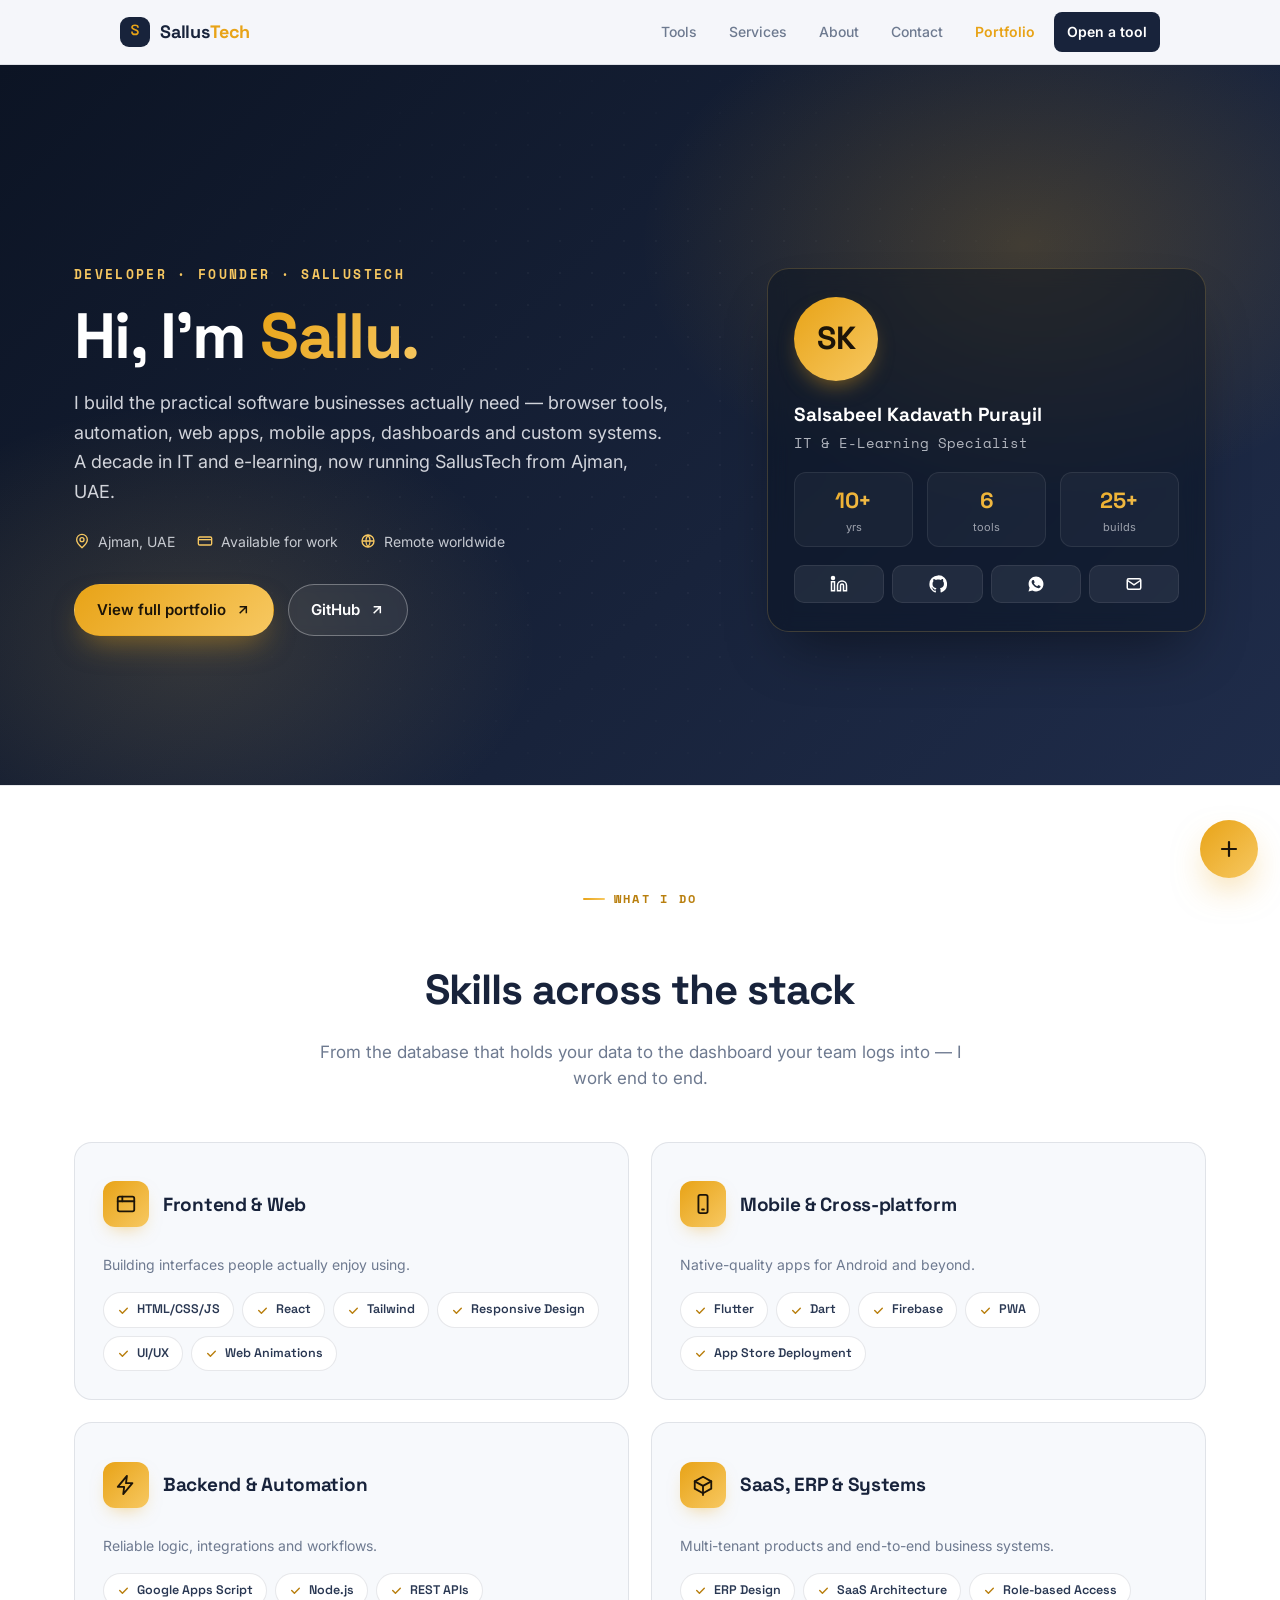
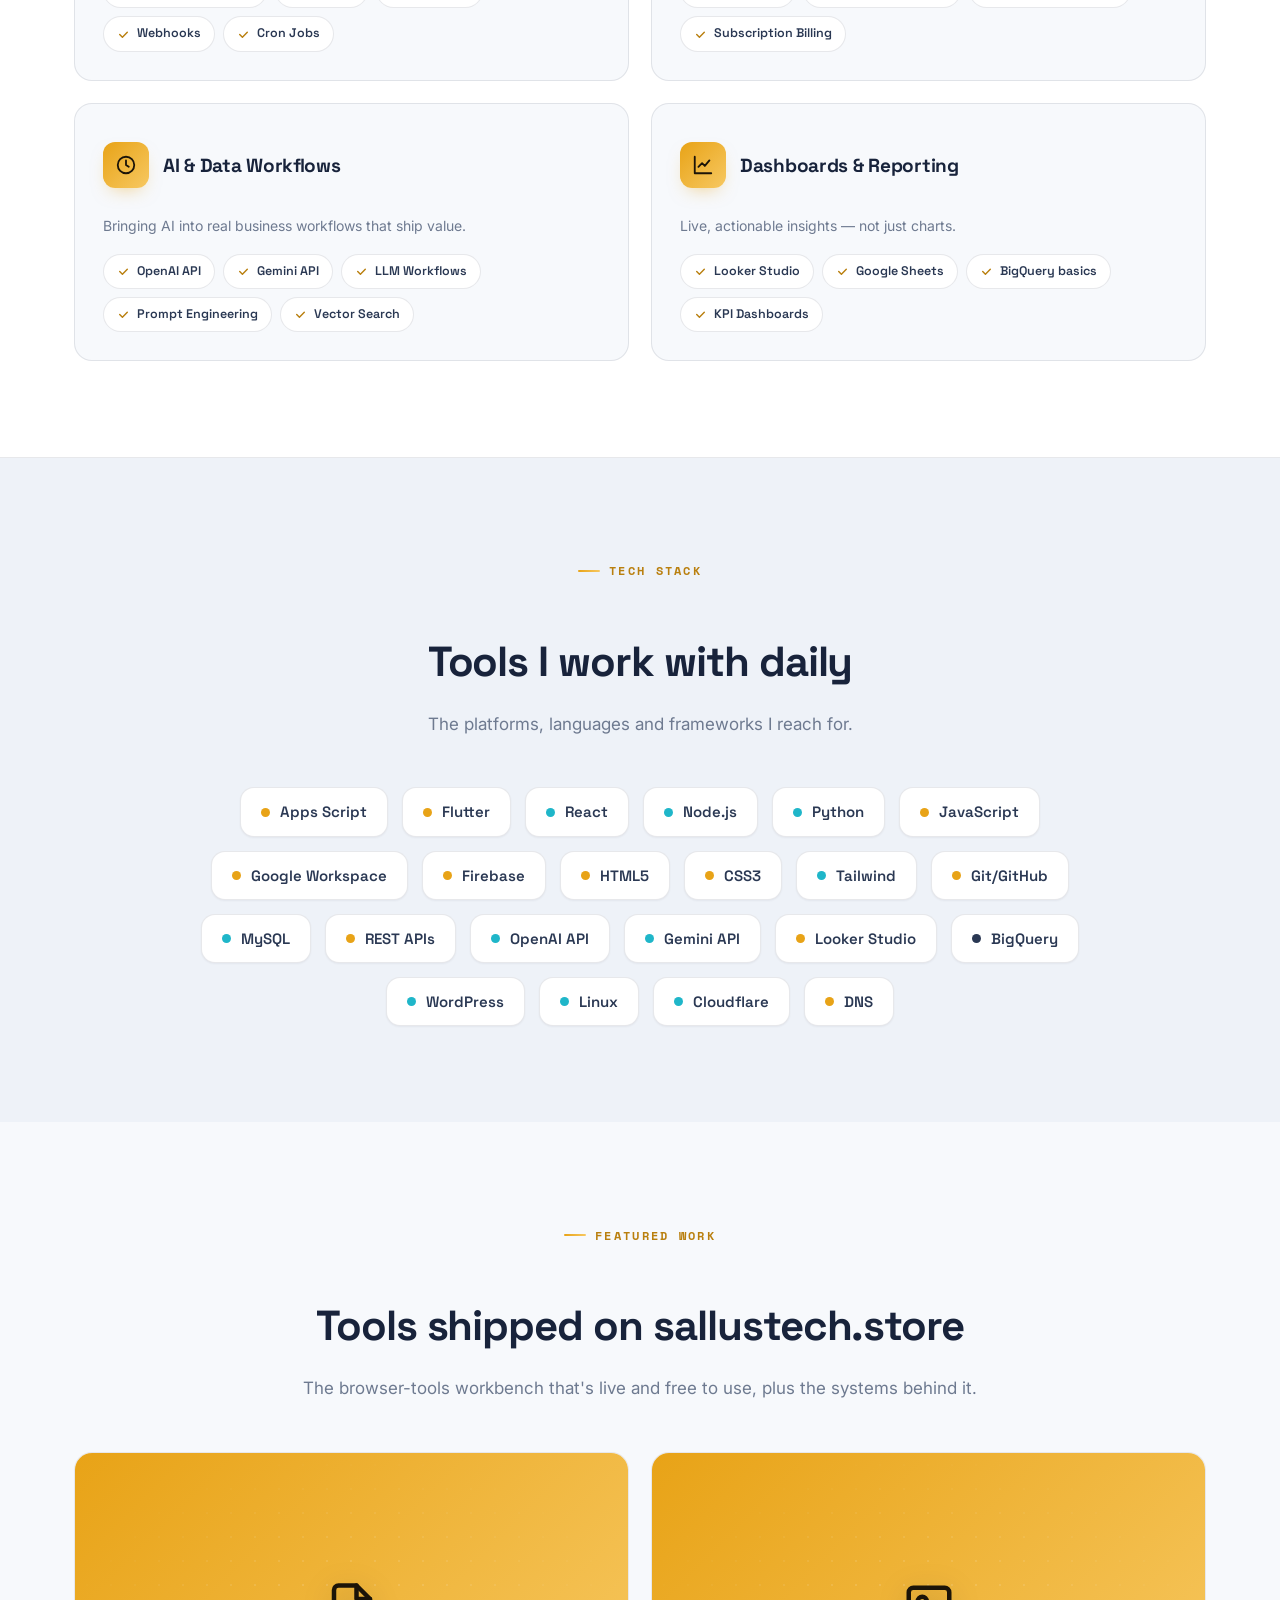
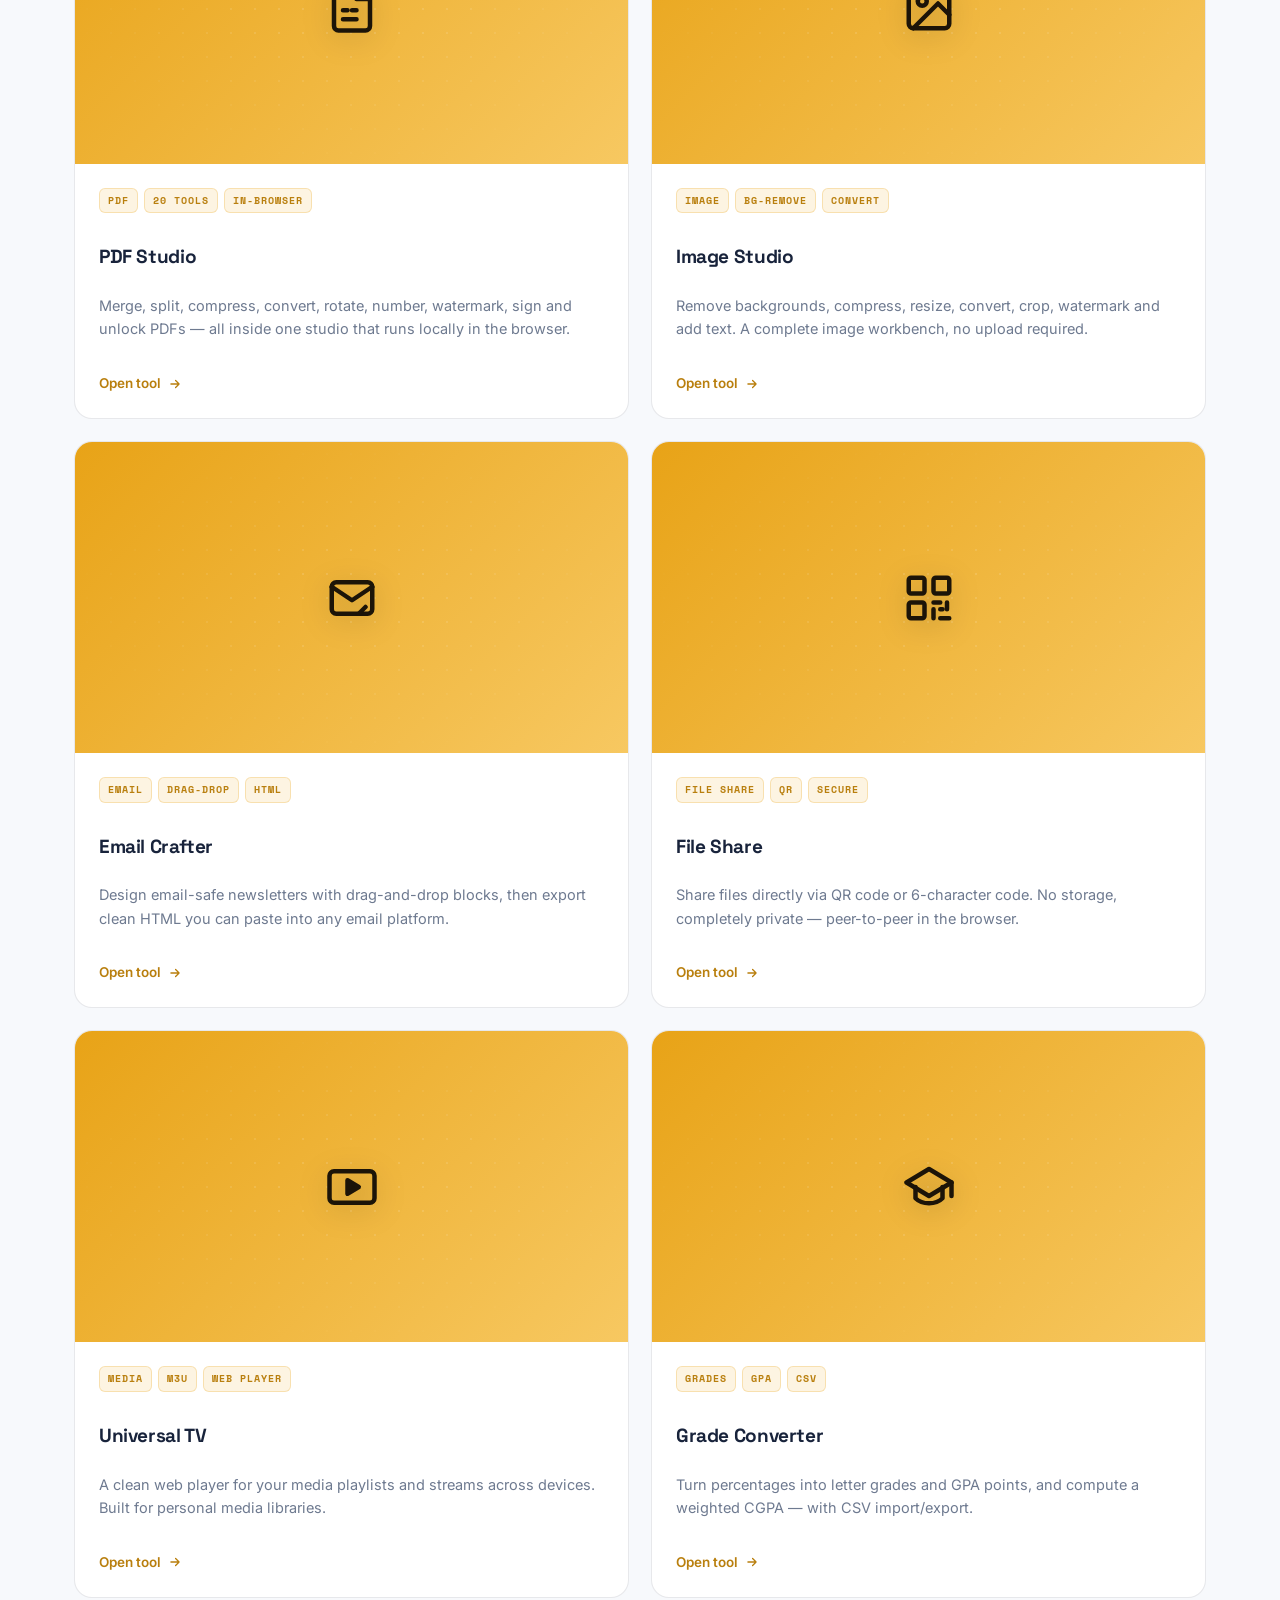
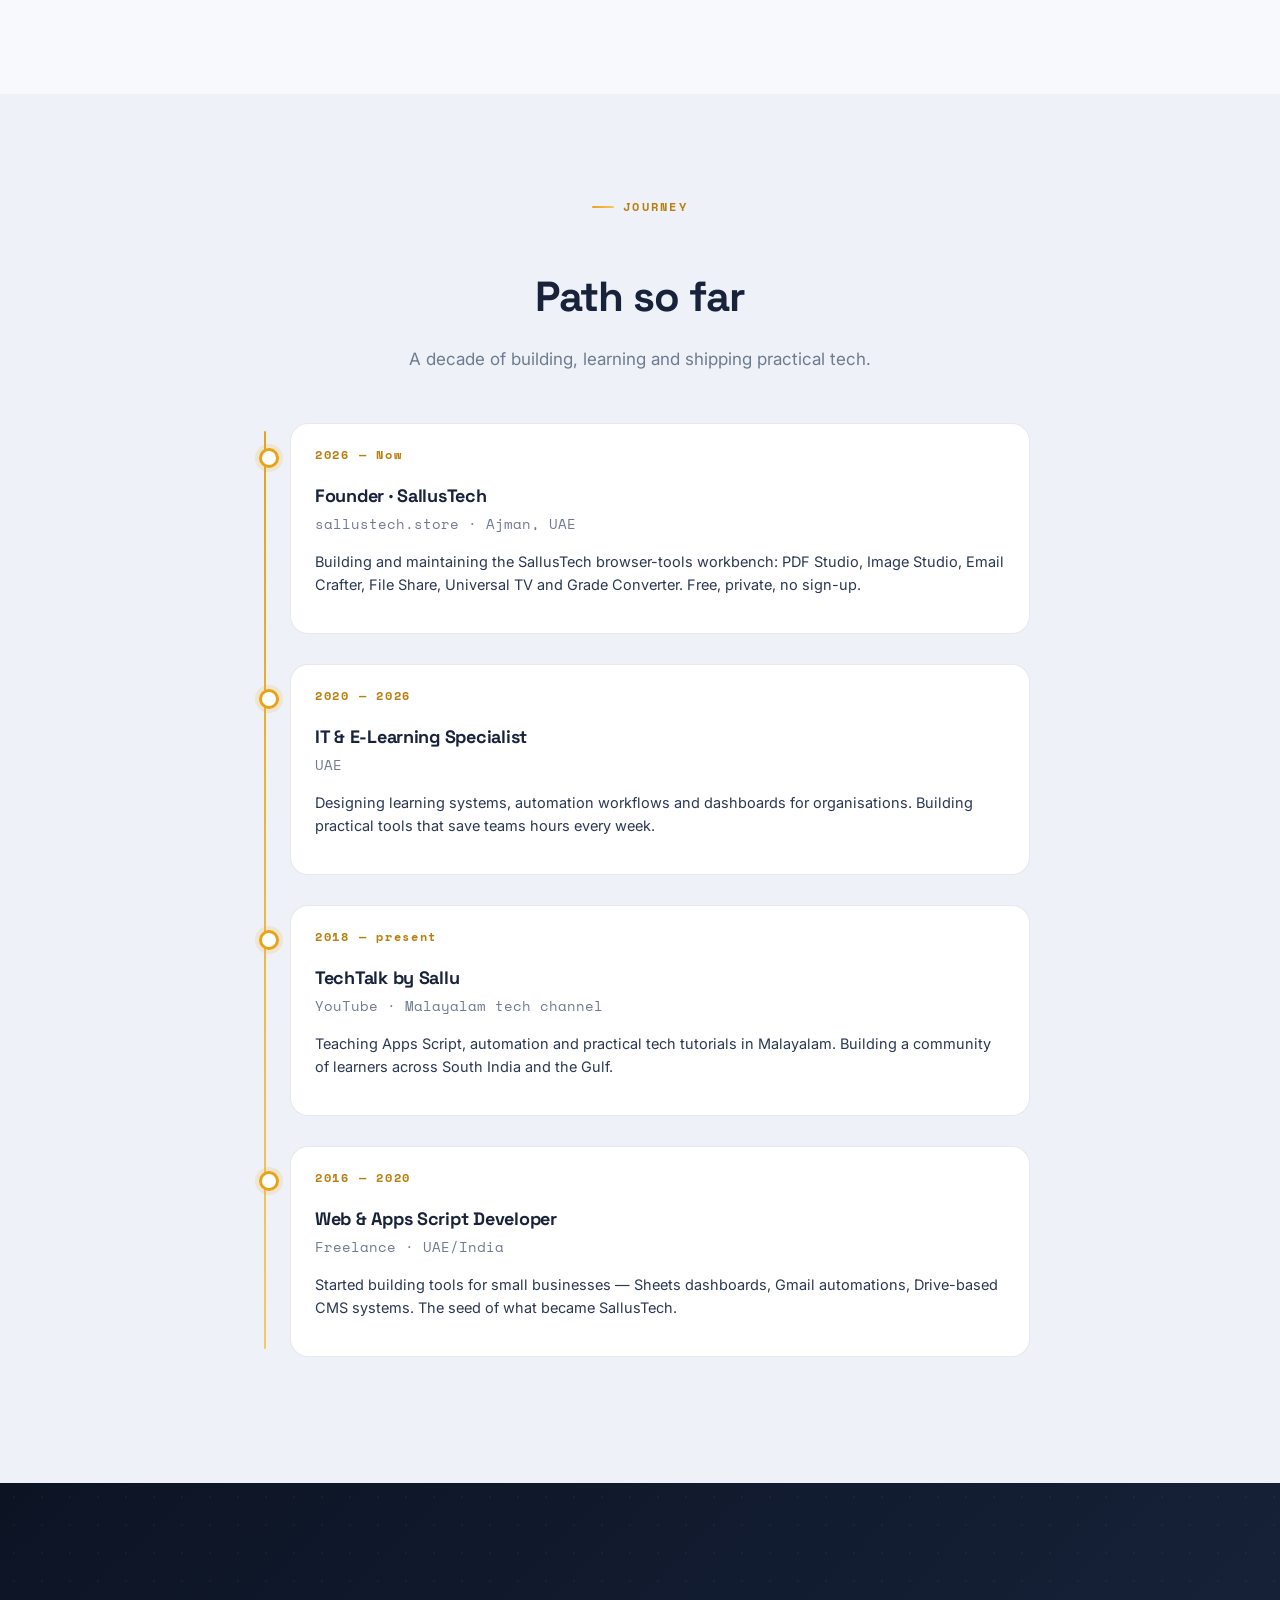
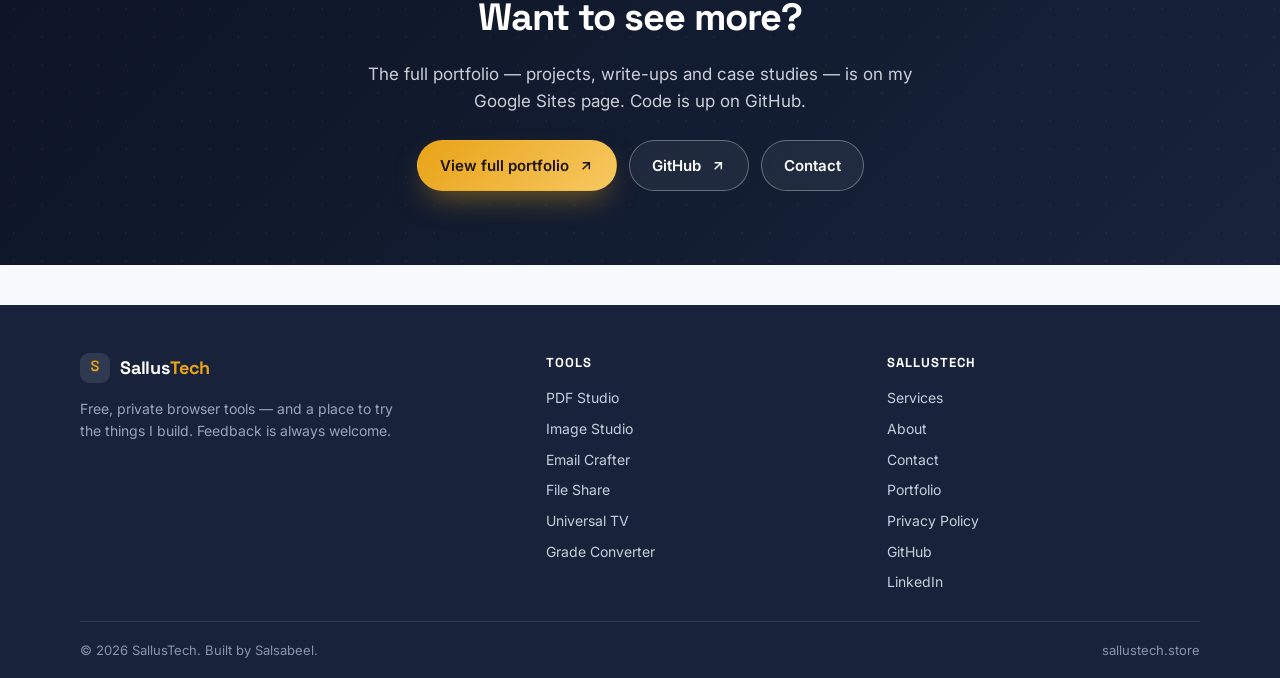
<file: about.html>
<!DOCTYPE html>
<html lang="en">
<head>
<meta charset="UTF-8" />
<meta name="viewport" content="width=device-width, initial-scale=1.0" />
<title>Portfolio — Salsabeel Kadavath Purayil · SallusTech</title>
<meta name="description" content="Portfolio of Salsabeel Kadavath Purayil — developer behind SallusTech, the free browser-tools workbench. Skills, projects and journey." />
<meta name="theme-color" content="#18233b" />
<link rel="canonical" href="https://sallustech.store/portfolio.html" />

<meta property="og:title" content="Portfolio — Salsabeel Kadavath Purayil · SallusTech" />
<meta property="og:description" content="Developer behind SallusTech — free browser tools, automation, web & mobile apps." />
<meta property="og:type" content="profile" />
<meta property="og:url" content="https://sallustech.store/portfolio.html" />

<script async src="https://pagead2.googlesyndication.com/pagead/js/adsbygoogle.js?client=ca-pub-2989173811138340" crossorigin="anonymous"></script>

<link rel="preconnect" href="https://fonts.googleapis.com" />
<link rel="preconnect" href="https://fonts.gstatic.com" crossorigin />
<link href="https://fonts.googleapis.com/css2?family=Space+Grotesk:wght@500;600;700&family=Inter:wght@400;500;600&family=Space+Mono:wght@400;700&display=swap" rel="stylesheet" />
<link rel="stylesheet" href="assets/css/styles.css" />

<style>
/* ============================================================
   PORTFOLIO PAGE STYLES (in user's design language)
   Matches Space Grotesk + Inter + Space Mono + gold accent
   ============================================================ */

:root{
  --gold:#e8a317;--gold-2:#f7c861;--gold-soft:rgba(232,163,23,.12);
  --ink:#18233b;--ink-2:#2a3853;--muted:#6e7a90;--muted-2:#9aa3b5;
  --bg:#f7f9fc;--bg-2:#eef2f8;--surface:#ffffff;--line:rgba(24,35,59,.10);
  --r:18px;--e-out:cubic-bezier(.16,1,.3,1);
  --sh-1:0 1px 2px rgba(12,20,36,.05);
  --sh-2:0 8px 22px -8px rgba(12,20,36,.15);
  --sh-3:0 22px 50px -20px rgba(12,20,36,.22);
}

/* === PORTFOLIO HERO === */
.p-hero{position:relative;min-height:clamp(520px,80vh,740px);display:flex;align-items:center;overflow:hidden;background:linear-gradient(135deg,#0c1424 0%,#18233b 60%,#1f2c4a 100%);color:#fff}
.p-hero::before{content:"";position:absolute;inset:0;background:
  radial-gradient(50% 60% at 80% 25%,rgba(232,163,23,.20),transparent 60%),
  radial-gradient(45% 55% at 15% 80%,rgba(247,200,97,.15),transparent 60%);
  pointer-events:none}
.p-hero::after{content:"";position:absolute;inset:0;background-image:
  radial-gradient(circle,rgba(255,255,255,.05) 1px,transparent 1px);
  background-size:32px 32px;mask:radial-gradient(60% 80% at 50% 50%,#000 30%,transparent 75%);
  opacity:.7;pointer-events:none}
.p-hero .wrap{position:relative;z-index:2;padding:130px 24px 80px;width:100%;max-width:1180px;margin:0 auto}
.p-hero-grid{display:grid;grid-template-columns:1.25fr .85fr;gap:48px;align-items:center}
.p-hero h1{font-family:'Space Grotesk','Inter',sans-serif;font-size:clamp(38px,5.6vw,64px);font-weight:700;color:#fff;letter-spacing:-.025em;max-width:14ch;margin:18px 0 18px;line-height:1.05}
.p-hero h1 .accent{background:linear-gradient(120deg,var(--gold),var(--gold-2));-webkit-background-clip:text;background-clip:text;color:transparent}
.p-hero .role{font-family:'Space Mono',monospace;font-size:13px;letter-spacing:.18em;text-transform:uppercase;color:var(--gold-2);font-weight:700;margin-bottom:2px}
.p-hero p.lead{font-family:'Inter',system-ui,sans-serif;font-size:18px;color:rgba(245,247,252,.84);max-width:54ch;font-weight:400;line-height:1.65}
.p-hero-meta{display:flex;flex-wrap:wrap;gap:22px;margin-top:24px;color:rgba(245,247,252,.78);font-size:14px;font-family:'Inter',system-ui,sans-serif}
.p-hero-meta span{display:inline-flex;align-items:center;gap:8px}
.p-hero-meta svg{width:16px;height:16px;color:var(--gold-2)}
.p-hero-cta{display:flex;gap:14px;flex-wrap:wrap;margin-top:32px}
.p-btn{display:inline-flex;align-items:center;gap:9px;font-family:'Inter',system-ui,sans-serif;font-weight:600;font-size:15px;padding:13px 22px;border-radius:999px;border:1px solid transparent;cursor:pointer;transition:transform .25s var(--e-out),box-shadow .25s,background .2s,border-color .2s,color .2s;text-decoration:none;min-height:48px}
.p-btn-primary{background:linear-gradient(135deg,var(--gold),var(--gold-2));color:#1c1408;box-shadow:0 14px 30px -10px rgba(232,163,23,.5)}
.p-btn-primary:hover{transform:translateY(-2px);box-shadow:0 22px 44px -10px rgba(232,163,23,.6)}
.p-btn-ghost{background:rgba(255,255,255,.06);color:#fff;border-color:rgba(255,255,255,.32);backdrop-filter:blur(4px)}
.p-btn-ghost:hover{background:rgba(255,255,255,.14);border-color:#fff;transform:translateY(-2px)}
.p-btn svg{width:16px;height:16px}

.p-hero-card{background:rgba(8,16,30,.45);border:1px solid rgba(247,200,97,.20);border-radius:22px;padding:28px 26px;backdrop-filter:blur(10px);box-shadow:0 30px 60px -20px rgba(0,0,0,.45)}
.p-hero-card .avatar{width:84px;height:84px;border-radius:50%;background:linear-gradient(135deg,var(--gold),var(--gold-2));display:grid;place-items:center;color:#1c1408;font-family:'Space Grotesk';font-weight:700;font-size:32px;letter-spacing:-.02em;margin-bottom:16px;box-shadow:0 10px 22px -8px rgba(232,163,23,.55)}
.p-hero-card h3{font-family:'Space Grotesk';font-weight:700;font-size:19px;color:#fff;margin-bottom:4px}
.p-hero-card .ttl{font-size:13.5px;color:rgba(245,247,252,.7);font-family:'Space Mono';margin-bottom:18px}
.p-hero-card .stats-row{display:grid;grid-template-columns:repeat(3,1fr);gap:14px;margin-bottom:18px}
.p-hero-card .stat-mini{text-align:center;padding:10px 6px;background:rgba(255,255,255,.04);border:1px solid rgba(255,255,255,.08);border-radius:12px}
.p-hero-card .stat-mini .v{font-family:'Space Grotesk';font-weight:700;font-size:22px;background:linear-gradient(120deg,var(--gold),var(--gold-2));-webkit-background-clip:text;background-clip:text;color:transparent;letter-spacing:-.02em}
.p-hero-card .stat-mini .l{font-family:'Inter';font-size:11px;color:rgba(245,247,252,.6);margin-top:2px}
.p-hero-card .social-row{display:flex;gap:8px}
.p-hero-card .soc{flex:1;height:38px;border-radius:10px;display:grid;place-items:center;color:#fff;transition:transform .25s var(--e-out),background .25s;background:rgba(255,255,255,.07);border:1px solid rgba(255,255,255,.08);text-decoration:none}
.p-hero-card .soc:hover{transform:translateY(-2px);background:rgba(255,255,255,.13)}
.p-hero-card .soc svg{width:18px;height:18px}
.p-hero-card .soc.li:hover{background:#0A66C2}
.p-hero-card .soc.wa:hover{background:#25D366}
.p-hero-card .soc.mail:hover{background:var(--gold);color:#1c1408}
.p-hero-card .soc.gh:hover{background:#18233b}

/* === SECTION HEAD === */
.p-section{padding:96px 0;font-family:'Inter',system-ui,sans-serif}
.p-section .wrap{max-width:1180px;margin:0 auto;padding:0 24px}
.p-sec-head{max-width:680px;margin:0 auto 50px;text-align:center}
.p-eyebrow{display:inline-flex;align-items:center;gap:9px;font-family:'Space Mono',monospace;font-size:11.5px;letter-spacing:.2em;text-transform:uppercase;color:#b97f0e;font-weight:700;margin-bottom:14px}
.p-eyebrow::before{content:"";width:22px;height:2px;background:linear-gradient(90deg,var(--gold),var(--gold-2));border-radius:2px}
.p-sec-head h2{font-family:'Space Grotesk',sans-serif;font-size:clamp(28px,4vw,42px);color:var(--ink);letter-spacing:-.025em;margin-bottom:14px;font-weight:700}
.p-sec-head p{color:var(--muted);font-size:17px}

/* === SKILLS === */
.p-skills-bg{background:var(--surface);border-top:1px solid var(--line);border-bottom:1px solid var(--line)}
.skill-grid{display:grid;grid-template-columns:repeat(2,1fr);gap:22px}
.skill-cat{background:var(--bg);border:1px solid var(--line);border-radius:var(--r);padding:28px;transition:transform .35s var(--e-out),box-shadow .35s,border-color .25s}
.skill-cat:hover{transform:translateY(-4px);box-shadow:var(--sh-3);border-color:transparent}
.skill-cat-top{display:flex;align-items:center;gap:14px;margin-bottom:16px}
.skill-cat-ic{width:46px;height:46px;border-radius:12px;background:linear-gradient(135deg,var(--gold),var(--gold-2));display:grid;place-items:center;flex-shrink:0;box-shadow:0 8px 18px -8px rgba(232,163,23,.5)}
.skill-cat-ic svg{width:22px;height:22px;color:#1c1408}
.skill-cat h3{font-family:'Space Grotesk';font-weight:700;font-size:19px;color:var(--ink);letter-spacing:-.015em}
.skill-cat .desc{font-size:14px;color:var(--muted);margin-bottom:16px;line-height:1.6}
.chip-row{display:flex;flex-wrap:wrap;gap:8px}
.chip{display:inline-flex;align-items:center;gap:7px;font-size:12.5px;font-weight:600;font-family:'Space Grotesk',sans-serif;color:var(--ink-2);padding:7px 13px;background:var(--surface);border:1px solid var(--line);border-radius:30px;transition:transform .2s,background .2s,color .2s,border-color .2s}
.chip:hover{transform:translateY(-2px);background:var(--ink);color:#fff;border-color:var(--ink)}
.chip svg{width:13px;height:13px;color:#b97f0e;transition:color .2s}
.chip:hover svg{color:var(--gold-2)}

/* === TECH STACK === */
.p-stack-bg{background:var(--bg-2)}
.stack-cloud{display:flex;flex-wrap:wrap;gap:14px;justify-content:center;max-width:920px;margin:0 auto}
.tech{display:inline-flex;align-items:center;gap:10px;padding:12px 20px;background:var(--surface);border:1px solid var(--line);border-radius:14px;font-family:'Space Grotesk',sans-serif;font-weight:600;font-size:15px;color:var(--ink-2);box-shadow:var(--sh-1);transition:transform .3s var(--e-out),box-shadow .3s,border-color .25s}
.tech:hover{transform:translateY(-4px) rotate(-1deg);box-shadow:var(--sh-2);border-color:var(--gold)}
.tech .dot{width:9px;height:9px;border-radius:50%}
.tech.lvl-1 .dot{background:var(--gold)}
.tech.lvl-2 .dot{background:#1FB6C9}
.tech.lvl-3 .dot{background:var(--ink-2)}

/* === PROJECTS === */
.proj-grid{display:grid;grid-template-columns:repeat(2,1fr);gap:22px}
.proj{background:var(--surface);border:1px solid var(--line);border-radius:var(--r);overflow:hidden;display:flex;flex-direction:column;transition:transform .35s var(--e-out),box-shadow .35s,border-color .25s;text-decoration:none;color:inherit}
.proj:hover{transform:translateY(-6px);box-shadow:var(--sh-3);border-color:transparent}
.proj-thumb{aspect-ratio:16/9;background:linear-gradient(135deg,var(--gold),var(--gold-2));position:relative;overflow:hidden;display:grid;place-items:center}
.proj-thumb::before{content:"";position:absolute;inset:0;background-image:radial-gradient(circle,rgba(255,255,255,.18) 1px,transparent 1px);background-size:24px 24px;mask:radial-gradient(70% 70% at 50% 50%,#000 20%,transparent 75%);opacity:.7}
.proj-thumb svg{width:54px;height:54px;color:#1c1408;position:relative;z-index:1;filter:drop-shadow(0 6px 14px rgba(0,0,0,.18))}
.proj-body{padding:24px;flex:1;display:flex;flex-direction:column}
.proj-tags{display:flex;flex-wrap:wrap;gap:6px;margin-bottom:10px}
.proj-tag{font-family:'Space Mono',monospace;font-size:10px;letter-spacing:.1em;text-transform:uppercase;color:#b97f0e;background:var(--gold-soft);border:1px solid rgba(232,163,23,.25);padding:4px 8px;border-radius:6px;font-weight:600}
.proj h3{font-family:'Space Grotesk';font-weight:700;font-size:19px;color:var(--ink);margin-bottom:8px;letter-spacing:-.02em}
.proj p{font-size:14.5px;color:var(--muted);flex:1;line-height:1.6}
.proj .req{margin-top:18px;display:inline-flex;align-items:center;gap:7px;font-weight:600;font-size:13.5px;color:#b97f0e;transition:gap .25s var(--e-out)}
.proj .req svg{width:14px;height:14px;transition:transform .25s var(--e-out)}
.proj:hover .req{gap:10px}.proj:hover .req svg{transform:translateX(3px)}

/* === TIMELINE === */
.p-timeline-bg{background:var(--bg-2)}
.tl{position:relative;max-width:780px;margin:0 auto;padding-left:40px}
.tl::before{content:"";position:absolute;left:14px;top:8px;bottom:8px;width:2px;background:linear-gradient(180deg,var(--gold),var(--gold-2));border-radius:2px}
.tl-item{position:relative;margin-bottom:30px;background:var(--surface);border:1px solid var(--line);border-radius:var(--r);padding:22px 24px;transition:transform .3s var(--e-out),box-shadow .3s}
.tl-item:hover{transform:translateX(4px);box-shadow:var(--sh-2)}
.tl-item::before{content:"";position:absolute;left:-32px;top:24px;width:14px;height:14px;border-radius:50%;background:var(--surface);border:3px solid var(--gold);box-shadow:0 0 0 4px rgba(232,163,23,.16)}
.tl-year{font-family:'Space Mono',monospace;font-weight:700;font-size:11.5px;letter-spacing:.15em;color:#b97f0e;margin-bottom:5px}
.tl-item h3{font-family:'Space Grotesk';font-weight:700;font-size:18px;color:var(--ink);margin-bottom:5px;letter-spacing:-.015em}
.tl-item .where{font-size:13.5px;color:var(--muted);margin-bottom:9px;font-family:'Space Mono'}
.tl-item p{font-size:14.5px;color:var(--ink-2);line-height:1.6}

/* === CTA BAND === */
.p-cta-band{background:linear-gradient(135deg,#0c1424,#18233b);color:#fff;text-align:center;padding:74px 24px;position:relative;overflow:hidden}
.p-cta-band::before{content:"";position:absolute;inset:0;background-image:radial-gradient(circle,rgba(247,200,97,.07) 1px,transparent 1px);background-size:28px 28px;opacity:.6}
.p-cta-band > *{position:relative;z-index:1}
.p-cta-band h2{font-family:'Space Grotesk',sans-serif;font-size:clamp(26px,3.8vw,38px);color:#fff;margin-bottom:14px;letter-spacing:-.025em;font-weight:700}
.p-cta-band p{color:rgba(245,247,252,.82);max-width:54ch;margin:0 auto 26px;font-size:17px}
.p-cta-band .cta-row{display:flex;gap:12px;justify-content:center;flex-wrap:wrap}

@media (max-width:980px){
  .p-hero-grid{grid-template-columns:1fr;gap:36px}
  .p-hero-card{max-width:420px}
  .skill-grid,.proj-grid{grid-template-columns:1fr}
}
@media (max-width:720px){
  .p-section{padding:64px 0}
}

/* === ADD-ON: scroll progress, FAB, ad popup (reuse from index) === */
.scroll-progress{position:fixed;top:0;left:0;height:3px;width:0;background:linear-gradient(90deg,var(--gold),var(--gold-2));z-index:70;transition:width .08s linear;box-shadow:0 0 10px rgba(232,163,23,.5)}
.fab-wrap{position:fixed;right:22px;bottom:22px;z-index:80;display:flex;flex-direction:column;align-items:flex-end;gap:12px;font-family:'Inter',system-ui,sans-serif}
.fab{width:58px;height:58px;border-radius:50%;background:linear-gradient(135deg,var(--gold),var(--gold-2));color:#1c1408;border:none;cursor:pointer;display:grid;place-items:center;box-shadow:0 16px 36px -10px rgba(232,163,23,.55);transition:transform .3s var(--e-out);position:relative}
.fab:hover{transform:translateY(-2px) scale(1.05)}
.fab svg{width:24px;height:24px;transition:transform .35s var(--e-out)}
.fab.open svg.toggle{transform:rotate(45deg)}
.fab::after{content:"";position:absolute;inset:-4px;border-radius:50%;border:2px solid var(--gold-2);opacity:0;animation:fab-pulse 2.4s ease-out infinite}
@keyframes fab-pulse{0%{transform:scale(.85);opacity:.6}100%{transform:scale(1.35);opacity:0}}
.fab-list{display:flex;flex-direction:column;gap:10px;align-items:flex-end;opacity:0;transform:translateY(14px) scale(.92);pointer-events:none;transition:opacity .28s var(--e-out),transform .28s var(--e-out)}
.fab-wrap.open .fab-list{opacity:1;transform:none;pointer-events:auto}
.fab-item{display:flex;align-items:center;gap:10px;background:#fff;border:1px solid var(--line);border-radius:30px;padding:8px 16px 8px 8px;box-shadow:var(--sh-2);text-decoration:none;transition:transform .22s var(--e-out),box-shadow .22s,border-color .22s}
.fab-item:hover{transform:translateX(-3px);box-shadow:var(--sh-3);border-color:var(--gold)}
.fab-item .fi-ic{width:36px;height:36px;border-radius:50%;display:grid;place-items:center;color:#fff;flex-shrink:0}
.fab-item .fi-ic svg{width:18px;height:18px}
.fab-item .fi-tx{font-size:13.5px;font-weight:600;color:var(--ink);font-family:'Space Grotesk',sans-serif}
.fi-ic.linkedin{background:#0A66C2}
.fi-ic.wa{background:linear-gradient(135deg,#1FAF54,#25D366)}
.fi-ic.mail{background:linear-gradient(135deg,var(--gold),var(--gold-2));color:#1c1408}
.fi-ic.gh{background:#18233b}
.back-to-top{opacity:0;pointer-events:none;transform:translateY(8px);transition:opacity .28s,transform .28s var(--e-out);width:46px;height:46px;border-radius:50%;background:#fff;border:1px solid var(--line);color:var(--ink);display:grid;place-items:center;box-shadow:var(--sh-2);cursor:pointer}
.back-to-top.show{opacity:1;pointer-events:auto;transform:none}
.back-to-top:hover{background:var(--ink);color:#fff;border-color:var(--ink)}
.back-to-top svg{width:18px;height:18px}
.ad-backdrop{position:fixed;inset:0;background:rgba(12,20,36,.62);backdrop-filter:blur(6px);z-index:100;opacity:0;pointer-events:none;transition:opacity .35s var(--e-out);display:grid;place-items:center;padding:20px}
.ad-backdrop.show{opacity:1;pointer-events:auto}
.ad-modal{background:#fff;border-radius:18px;max-width:380px;width:100%;padding:26px 24px 22px;position:relative;box-shadow:0 40px 80px -20px rgba(0,0,0,.45);transform:scale(.92) translateY(20px);transition:transform .42s var(--e-out)}
.ad-backdrop.show .ad-modal{transform:none}
.ad-label{display:inline-flex;align-items:center;gap:7px;font-family:'Space Mono',monospace;font-size:10.5px;letter-spacing:.18em;text-transform:uppercase;color:var(--muted);font-weight:700;margin-bottom:14px}
.ad-label::before{content:"";width:6px;height:6px;border-radius:50%;background:var(--gold);box-shadow:0 0 8px var(--gold)}
.ad-close{position:absolute;top:10px;right:10px;width:34px;height:34px;border-radius:50%;border:1px solid var(--line);background:#fff;cursor:pointer;display:grid;place-items:center;color:var(--ink);transition:background .2s,color .2s,transform .2s}
.ad-close:hover{background:var(--ink);color:#fff;transform:rotate(90deg)}
.ad-close svg{width:15px;height:15px}
.ad-slot{min-height:250px;border-radius:12px;background:var(--bg);border:1px dashed var(--line);display:grid;place-items:center;text-align:center;padding:22px;color:var(--muted);font-size:13.5px}
.ad-slot .ph-ic{width:46px;height:46px;border-radius:11px;background:var(--gold-soft);display:grid;place-items:center;margin:0 auto 12px;color:#b97f0e}
.ad-slot .ph-ic svg{width:22px;height:22px}
</style>
</head>
<body style="background:#f7f9fc">
<a class="skip-link" href="#projects">Skip to projects</a>

<div class="scroll-progress" id="scrollProg"></div>

<!-- ===== Navigation (matches index) ===== -->
<header class="nav">
  <div class="wrap nav__inner">
    <a class="brand" href="index.html" aria-label="SallusTech home">
      <span class="logomark" aria-hidden="true">
        <svg viewBox="0 0 24 24" fill="none"><path d="M16 5.5C16 4.1 14.4 3 12 3S8 4.1 8 5.8c0 4 8 2.4 8 6.4 0 1.8-1.8 3-4 3s-4-1.2-4-3" stroke="#e8a317" stroke-width="2.2" stroke-linecap="round"/></svg>
      </span>
      <span class="brand-name">Sallus<b>Tech</b></span>
    </a>
    <nav class="nav__links" aria-label="Primary">
      <a class="nav__link" href="index.html#tools">Tools</a>
      <a class="nav__link" href="services.html">Services</a>
      <a class="nav__link" href="about.html">About</a>
      <a class="nav__link" href="contact.html">Contact</a>
      <a class="nav__link" href="portfolio.html" style="color:#e8a317;font-weight:600">Portfolio</a>
      <a class="nav__link nav__link--cta" href="index.html#tools">Open a tool</a>
    </nav>
  </div>
</header>

<!-- ===== Hero ===== -->
<section class="p-hero" id="top">
  <div class="wrap p-hero-grid">
    <div>
      <div class="role">Developer · Founder · SallusTech</div>
      <h1>Hi, I'm <span class="accent">Sallu.</span></h1>
      <p class="lead">I build the practical software businesses actually need — browser tools, automation, web apps, mobile apps, dashboards and custom systems. A decade in IT and e-learning, now running SallusTech from Ajman, UAE.</p>
      <div class="p-hero-meta">
        <span><svg viewBox="0 0 24 24" fill="none" stroke="currentColor" stroke-width="2"><circle cx="12" cy="10" r="3"/><path d="M12 2a8 8 0 0 1 8 8c0 5-8 12-8 12s-8-7-8-12a8 8 0 0 1 8-8z"/></svg> Ajman, UAE</span>
        <span><svg viewBox="0 0 24 24" fill="none" stroke="currentColor" stroke-width="2"><rect x="2" y="6" width="20" height="12" rx="2"/><path d="M2 10h20"/></svg> Available for work</span>
        <span><svg viewBox="0 0 24 24" fill="none" stroke="currentColor" stroke-width="2"><circle cx="12" cy="12" r="9"/><path d="M3 12h18M12 3a15 15 0 0 1 0 18M12 3a15 15 0 0 0 0 18"/></svg> Remote worldwide</span>
      </div>
      <div class="p-hero-cta">
        <a class="p-btn p-btn-primary" href="https://sites.google.com/view/salsabeelkadavath/home-ai?authuser=0" target="_blank" rel="noopener">View full portfolio
          <svg viewBox="0 0 24 24" fill="none" stroke="currentColor" stroke-width="2.2"><path d="M7 17 17 7M7 7h10v10"/></svg></a>
        <a class="p-btn p-btn-ghost" href="https://github.com/disolutionscom-dot" target="_blank" rel="noopener">GitHub
          <svg viewBox="0 0 24 24" fill="none" stroke="currentColor" stroke-width="2.2"><path d="M7 17 17 7M7 7h10v10"/></svg></a>
      </div>
    </div>
    <div class="p-hero-card">
      <div class="avatar">SK</div>
      <h3>Salsabeel Kadavath Purayil</h3>
      <div class="ttl">IT &amp; E-Learning Specialist</div>
      <div class="stats-row">
        <div class="stat-mini"><div class="v">10+</div><div class="l">yrs</div></div>
        <div class="stat-mini"><div class="v">6</div><div class="l">tools</div></div>
        <div class="stat-mini"><div class="v">25+</div><div class="l">builds</div></div>
      </div>
      <div class="social-row">
        <a class="soc li" href="https://www.linkedin.com/in/salsabeel-kadavath-purayil-5968b6b8/" target="_blank" rel="noopener" aria-label="LinkedIn"><svg viewBox="0 0 24 24" fill="none" stroke="currentColor" stroke-width="2"><path d="M16 8a6 6 0 0 1 6 6v7h-4v-7a2 2 0 0 0-4 0v7h-4v-7a6 6 0 0 1 6-6z"/><rect x="2" y="9" width="4" height="12"/><circle cx="4" cy="4" r="2" fill="currentColor"/></svg></a>
        <a class="soc gh" href="https://github.com/disolutionscom-dot" target="_blank" rel="noopener" aria-label="GitHub"><svg viewBox="0 0 24 24" fill="currentColor"><path d="M12 .5A11.5 11.5 0 0 0 .5 12.3c0 5.1 3.3 9.4 7.9 11 .6.1.8-.3.8-.6v-2c-3.2.7-3.9-1.5-3.9-1.5-.5-1.4-1.3-1.8-1.3-1.8-1-.7.1-.7.1-.7 1.2.1 1.8 1.2 1.8 1.2 1 1.8 2.7 1.3 3.4 1 .1-.8.4-1.3.7-1.6-2.6-.3-5.3-1.3-5.3-5.8 0-1.3.5-2.3 1.2-3.1-.1-.3-.5-1.5.1-3.1 0 0 1-.3 3.3 1.2.9-.3 2-.4 3-.4s2 .1 3 .4c2.3-1.5 3.3-1.2 3.3-1.2.6 1.7.2 2.8.1 3.1.8.8 1.2 1.9 1.2 3.1 0 4.5-2.7 5.5-5.3 5.8.4.4.8 1.1.8 2.2v3.2c0 .3.2.7.8.6a11.6 11.6 0 0 0 7.9-11A11.5 11.5 0 0 0 12 .5Z"/></svg></a>
        <a class="soc wa" href="https://wa.me/971554487621" target="_blank" rel="noopener" aria-label="WhatsApp"><svg viewBox="0 0 24 24" fill="currentColor"><path d="M12.04 2c-5.46 0-9.91 4.45-9.91 9.91 0 1.75.46 3.45 1.32 4.95L2 22l5.25-1.38a9.9 9.9 0 0 0 4.79 1.22h.01c5.46 0 9.9-4.45 9.9-9.91 0-2.65-1.03-5.14-2.9-7.01A9.82 9.82 0 0 0 12.04 2Zm5.8 14.16c-.25.69-1.43 1.32-1.97 1.4-.5.07-1.14.1-1.84-.12-.42-.13-.97-.31-1.66-.61-2.93-1.27-4.84-4.22-4.99-4.42-.14-.2-1.19-1.58-1.19-3.01 0-1.43.75-2.13 1.02-2.42.27-.29.58-.36.78-.36.2 0 .39 0 .56.01.18.01.42-.07.66.5.25.59.84 2.02.91 2.17.07.15.12.32.02.51-.1.2-.15.32-.29.49-.15.17-.31.39-.44.52-.15.15-.3.31-.13.6.17.29.76 1.25 1.63 2.02 1.12.99 2.06 1.3 2.35 1.45.29.15.46.12.63-.07.17-.2.73-.85.92-1.14.2-.29.39-.24.66-.15.27.1 1.69.8 1.98.94.29.15.49.22.56.34.07.12.07.69-.18 1.38Z"/></svg></a>
        <a class="soc mail" href="mailto:disolutions.com@gmail.com" aria-label="Email"><svg viewBox="0 0 24 24" fill="none" stroke="currentColor" stroke-width="2"><rect x="3" y="5" width="18" height="14" rx="2"/><path d="m3 7 9 6 9-6"/></svg></a>
      </div>
    </div>
  </div>
</section>

<!-- ===== Skills ===== -->
<section class="p-section p-skills-bg">
  <div class="wrap">
    <div class="p-sec-head">
      <span class="p-eyebrow">What I do</span>
      <h2>Skills across the stack</h2>
      <p>From the database that holds your data to the dashboard your team logs into — I work end to end.</p>
    </div>
    <div class="skill-grid" id="skillGrid"></div>
  </div>
</section>

<!-- ===== Tech Stack ===== -->
<section class="p-section p-stack-bg">
  <div class="wrap">
    <div class="p-sec-head">
      <span class="p-eyebrow">Tech stack</span>
      <h2>Tools I work with daily</h2>
      <p>The platforms, languages and frameworks I reach for.</p>
    </div>
    <div class="stack-cloud" id="stackCloud"></div>
  </div>
</section>

<!-- ===== Featured Projects ===== -->
<section class="p-section" id="projects">
  <div class="wrap">
    <div class="p-sec-head">
      <span class="p-eyebrow">Featured work</span>
      <h2>Tools shipped on sallustech.store</h2>
      <p>The browser-tools workbench that's live and free to use, plus the systems behind it.</p>
    </div>
    <div class="proj-grid" id="projGrid"></div>
  </div>
</section>

<!-- ===== Timeline ===== -->
<section class="p-section p-timeline-bg">
  <div class="wrap">
    <div class="p-sec-head">
      <span class="p-eyebrow">Journey</span>
      <h2>Path so far</h2>
      <p>A decade of building, learning and shipping practical tech.</p>
    </div>
    <div class="tl" id="timeline"></div>
  </div>
</section>

<!-- ===== CTA Band ===== -->
<section class="p-cta-band">
  <h2>Want to see more?</h2>
  <p>The full portfolio — projects, write-ups and case studies — is on my Google Sites page. Code is up on GitHub.</p>
  <div class="cta-row">
    <a class="p-btn p-btn-primary" href="https://sites.google.com/view/salsabeelkadavath/home-ai?authuser=0" target="_blank" rel="noopener">View full portfolio
      <svg viewBox="0 0 24 24" fill="none" stroke="currentColor" stroke-width="2.2"><path d="M7 17 17 7M7 7h10v10"/></svg></a>
    <a class="p-btn p-btn-ghost" href="https://github.com/disolutionscom-dot" target="_blank" rel="noopener">GitHub
      <svg viewBox="0 0 24 24" fill="none" stroke="currentColor" stroke-width="2.2"><path d="M7 17 17 7M7 7h10v10"/></svg></a>
    <a class="p-btn p-btn-ghost" href="contact.html">Contact</a>
  </div>
</section>

<!-- ===== Footer (matches index) ===== -->
<footer class="footer">
  <div class="wrap footer__inner">
    <div>
      <a class="brand" href="index.html">
        <span class="logomark" aria-hidden="true"><svg viewBox="0 0 24 24" fill="none"><path d="M16 5.5C16 4.1 14.4 3 12 3S8 4.1 8 5.8c0 4 8 2.4 8 6.4 0 1.8-1.8 3-4 3s-4-1.2-4-3" stroke="#e8a317" stroke-width="2.2" stroke-linecap="round"/></svg></span>
        <span class="brand-name">Sallus<b>Tech</b></span>
      </a>
      <p class="footer__about">Free, private browser tools — and a place to try the things I build. Feedback is always welcome.</p>
    </div>
    <div>
      <h4>Tools</h4>
      <ul>
        <li><a href="tools/pdf-studio/">PDF Studio</a></li>
        <li><a href="tools/image-studio/">Image Studio</a></li>
        <li><a href="tools/email-crafter/">Email Crafter</a></li>
        <li><a href="tools/file-share/">File Share</a></li>
        <li><a href="tools/universal-tv/">Universal TV</a></li>
        <li><a href="tools/grade-converter/">Grade Converter</a></li>
      </ul>
    </div>
    <div>
      <h4>SallusTech</h4>
      <ul>
        <li><a href="services.html">Services</a></li>
        <li><a href="about.html">About</a></li>
        <li><a href="contact.html">Contact</a></li>
        <li><a href="portfolio.html">Portfolio</a></li>
        <li><a href="privacy.html">Privacy Policy</a></li>
        <li><a href="https://github.com/disolutionscom-dot" target="_blank" rel="noopener">GitHub</a></li>
        <li><a href="https://www.linkedin.com/in/salsabeel-kadavath-purayil-5968b6b8/" target="_blank" rel="noopener">LinkedIn</a></li>
      </ul>
    </div>
  </div>
  <div class="wrap footer__bar">
    <span>© <span data-year>2026</span> SallusTech. Built by Salsabeel.</span>
    <span>sallustech.store</span>
  </div>
</footer>

<!-- ===== JS: data + FAB + ad popup ===== -->
<script>
(function(){
  var CONFIG = {
    EMAIL: "disolutions.com@gmail.com",
    WA_LINK: "https://wa.me/971554487621",
    WA_DISPLAY: "+971 55 448 7621",
    LINKEDIN: "https://www.linkedin.com/in/salsabeel-kadavath-purayil-5968b6b8/",
    GITHUB: "https://github.com/disolutionscom-dot",
    AD: { enabled: true, triggerDelay: 90000, autoClose: false, oncePerSession: true }
  };
  function svg(p,w){return '<svg viewBox="0 0 24 24" fill="none" stroke="currentColor" stroke-width="'+(w||2)+'" stroke-linecap="round" stroke-linejoin="round">'+p+'</svg>';}
  var reduce = window.matchMedia('(prefers-reduced-motion: reduce)').matches;

  // ICONS
  var I = {
    web:'<rect x="3" y="4" width="18" height="16" rx="2"/><path d="M3 9h18"/><path d="M8 4v5"/>',
    phone:'<rect x="7" y="2" width="10" height="20" rx="2"/><path d="M11 18h2"/>',
    server:'<rect x="3" y="4" width="18" height="6" rx="2"/><rect x="3" y="14" width="18" height="6" rx="2"/><circle cx="7" cy="7" r="1" fill="currentColor"/><circle cx="7" cy="17" r="1" fill="currentColor"/>',
    bolt:'<path d="M13 2 3 14h7l-1 8 10-12h-7l1-8z"/>',
    cube:'<path d="m12 3 9 5v8l-9 5-9-5V8z"/><path d="M3 8l9 5 9-5M12 13v10"/>',
    ai:'<circle cx="12" cy="12" r="9"/><path d="M12 7v5l3 2"/>',
    chart:'<path d="M3 3v18h18"/><path d="M7 14l4-4 3 3 5-6"/>',
    pdf:'<path d="M14 2H6a2 2 0 0 0-2 2v16a2 2 0 0 0 2 2h12a2 2 0 0 0 2-2V8z"/><path d="M14 2v6h6"/><path d="M8 13h2M8 17h6M12 13h2"/>',
    image:'<rect x="3" y="3" width="18" height="18" rx="2"/><circle cx="9" cy="9" r="2"/><path d="m21 15-5-5L5 21"/>',
    mailbr:'<rect x="3" y="5" width="18" height="14" rx="2"/><path d="m3 7 9 6 9-6"/><path d="M15 19l3-3"/>',
    qr:'<rect x="3" y="3" width="7" height="7" rx="1"/><rect x="14" y="3" width="7" height="7" rx="1"/><rect x="3" y="14" width="7" height="7" rx="1"/><path d="M14 14h3M20 14v3M14 17v4M17 21h4M17 17h1"/>',
    tv:'<rect x="2" y="5" width="20" height="14" rx="2"/><path d="m10 9 5 3-5 3z" fill="currentColor"/>',
    cap:'<path d="M22 10 12 4 2 10l10 6 10-6Z"/><path d="M6 12v5c3 3 9 3 12 0v-5"/><path d="M22 10v6"/>'
  };

  // === SKILLS ===
  var skillsData = [
    {ic:'web',t:'Frontend & Web',d:'Building interfaces people actually enjoy using.',c:['HTML/CSS/JS','React','Tailwind','Responsive Design','UI/UX','Web Animations']},
    {ic:'phone',t:'Mobile & Cross-platform',d:'Native-quality apps for Android and beyond.',c:['Flutter','Dart','Firebase','PWA','App Store Deployment']},
    {ic:'bolt',t:'Backend & Automation',d:'Reliable logic, integrations and workflows.',c:['Google Apps Script','Node.js','REST APIs','Webhooks','Cron Jobs']},
    {ic:'cube',t:'SaaS, ERP & Systems',d:'Multi-tenant products and end-to-end business systems.',c:['ERP Design','SaaS Architecture','Role-based Access','Subscription Billing']},
    {ic:'ai',t:'AI & Data Workflows',d:'Bringing AI into real business workflows that ship value.',c:['OpenAI API','Gemini API','LLM Workflows','Prompt Engineering','Vector Search']},
    {ic:'chart',t:'Dashboards & Reporting',d:'Live, actionable insights — not just charts.',c:['Looker Studio','Google Sheets','BigQuery basics','KPI Dashboards']}
  ];
  var sg = document.getElementById('skillGrid');
  skillsData.forEach(function(s){
    var chips = s.c.map(function(x){ return '<span class="chip">'+svg('<path d="M5 12l5 5 9-9"/>',2.6)+x+'</span>'; }).join('');
    var d = document.createElement('div'); d.className='skill-cat';
    d.innerHTML = '<div class="skill-cat-top"><div class="skill-cat-ic">'+svg(I[s.ic])+'</div><h3>'+s.t+'</h3></div><div class="desc">'+s.d+'</div><div class="chip-row">'+chips+'</div>';
    sg.appendChild(d);
  });

  // === TECH STACK ===
  var stack = [
    ['Apps Script',1],['Flutter',1],['React',2],['Node.js',2],['Python',2],['JavaScript',1],
    ['Google Workspace',1],['Firebase',1],['HTML5',1],['CSS3',1],['Tailwind',2],['Git/GitHub',1],
    ['MySQL',2],['REST APIs',1],['OpenAI API',2],['Gemini API',2],['Looker Studio',1],['BigQuery',3],
    ['WordPress',2],['Linux',2],['Cloudflare',2],['DNS',1]
  ];
  var sc = document.getElementById('stackCloud');
  stack.forEach(function(t){ var el = document.createElement('span'); el.className = 'tech lvl-'+t[1]; el.innerHTML = '<span class="dot"></span>'+t[0]; sc.appendChild(el); });

  // === PROJECTS (real tools) ===
  var projects = [
    {ic:'pdf',    tags:['PDF','20 tools','In-browser'], t:'PDF Studio',      d:'Merge, split, compress, convert, rotate, number, watermark, sign and unlock PDFs — all inside one studio that runs locally in the browser.', href:'tools/pdf-studio/'},
    {ic:'image',  tags:['Image','bg-remove','Convert'], t:'Image Studio',    d:'Remove backgrounds, compress, resize, convert, crop, watermark and add text. A complete image workbench, no upload required.', href:'tools/image-studio/'},
    {ic:'mailbr', tags:['Email','Drag-drop','HTML'],    t:'Email Crafter',   d:'Design email-safe newsletters with drag-and-drop blocks, then export clean HTML you can paste into any email platform.', href:'tools/email-crafter/'},
    {ic:'qr',     tags:['File Share','QR','Secure'],    t:'File Share',      d:'Share files directly via QR code or 6-character code. No storage, completely private — peer-to-peer in the browser.', href:'tools/file-share/'},
    {ic:'tv',     tags:['Media','m3u','Web player'],    t:'Universal TV',    d:'A clean web player for your media playlists and streams across devices. Built for personal media libraries.', href:'tools/universal-tv/'},
    {ic:'cap',    tags:['Grades','GPA','CSV'],          t:'Grade Converter', d:'Turn percentages into letter grades and GPA points, and compute a weighted CGPA — with CSV import/export.', href:'tools/grade-converter/'}
  ];
  var pg = document.getElementById('projGrid');
  projects.forEach(function(p){
    var tags = p.tags.map(function(x){ return '<span class="proj-tag">'+x+'</span>'; }).join('');
    var a = document.createElement('a'); a.className='proj'; a.href = p.href;
    a.innerHTML = '<div class="proj-thumb">'+svg(I[p.ic])+'</div><div class="proj-body"><div class="proj-tags">'+tags+'</div><h3>'+p.t+'</h3><p>'+p.d+'</p><span class="req">Open tool '+svg('<path d="M5 12h14M13 6l6 6-6 6"/>',2.2)+'</span></div>';
    pg.appendChild(a);
  });

  // === TIMELINE ===
  var tlData = [
    {y:'2026 — Now',     t:'Founder · SallusTech',           w:'sallustech.store · Ajman, UAE',           d:'Building and maintaining the SallusTech browser-tools workbench: PDF Studio, Image Studio, Email Crafter, File Share, Universal TV and Grade Converter. Free, private, no sign-up.'},
    {y:'2020 — 2026',    t:'IT & E-Learning Specialist',     w:'UAE',                                     d:'Designing learning systems, automation workflows and dashboards for organisations. Building practical tools that save teams hours every week.'},
    {y:'2018 — present', t:'TechTalk by Sallu',              w:'YouTube · Malayalam tech channel',        d:'Teaching Apps Script, automation and practical tech tutorials in Malayalam. Building a community of learners across South India and the Gulf.'},
    {y:'2016 — 2020',    t:'Web & Apps Script Developer',    w:'Freelance · UAE/India',                   d:'Started building tools for small businesses — Sheets dashboards, Gmail automations, Drive-based CMS systems. The seed of what became SallusTech.'}
  ];
  var tl = document.getElementById('timeline');
  tlData.forEach(function(t){ var d = document.createElement('div'); d.className='tl-item'; d.innerHTML = '<div class="tl-year">'+t.y+'</div><h3>'+t.t+'</h3><div class="where">'+t.w+'</div><p>'+t.d+'</p>'; tl.appendChild(d); });

  // === SCROLL PROGRESS ===
  var prog = document.getElementById('scrollProg');
  function onScroll(){
    var h = document.documentElement;
    var p = (h.scrollTop / (h.scrollHeight - h.clientHeight)) * 100;
    if(prog) prog.style.width = Math.min(p,100) + '%';
    var b = document.getElementById('backTop');
    if(b) b.classList.toggle('show', window.scrollY>500);
  }
  window.addEventListener('scroll', onScroll, {passive:true}); onScroll();

  // === FAB widget ===
  var wrap = document.createElement('div'); wrap.className='fab-wrap';
  wrap.innerHTML =
    '<button class="back-to-top" id="backTop" aria-label="Back to top">'+svg('<path d="M12 19V5M5 12l7-7 7 7"/>',2.2)+'</button>' +
    '<div class="fab-list">' +
      '<a class="fab-item" href="'+CONFIG.LINKEDIN+'" target="_blank" rel="noopener" aria-label="LinkedIn">' +
        '<span class="fi-ic linkedin">'+svg('<path d="M16 8a6 6 0 0 1 6 6v7h-4v-7a2 2 0 0 0-4 0v7h-4v-7a6 6 0 0 1 6-6z"/><rect x="2" y="9" width="4" height="12"/><circle cx="4" cy="4" r="2" fill="currentColor"/>',2.2)+'</span>' +
        '<span class="fi-tx">LinkedIn</span>' +
      '</a>' +
      '<a class="fab-item" href="'+CONFIG.GITHUB+'" target="_blank" rel="noopener" aria-label="GitHub">' +
        '<span class="fi-ic gh"><svg viewBox="0 0 24 24" fill="currentColor"><path d="M12 .5A11.5 11.5 0 0 0 .5 12.3c0 5.1 3.3 9.4 7.9 11 .6.1.8-.3.8-.6v-2c-3.2.7-3.9-1.5-3.9-1.5-.5-1.4-1.3-1.8-1.3-1.8-1-.7.1-.7.1-.7 1.2.1 1.8 1.2 1.8 1.2 1 1.8 2.7 1.3 3.4 1 .1-.8.4-1.3.7-1.6-2.6-.3-5.3-1.3-5.3-5.8 0-1.3.5-2.3 1.2-3.1-.1-.3-.5-1.5.1-3.1 0 0 1-.3 3.3 1.2.9-.3 2-.4 3-.4s2 .1 3 .4c2.3-1.5 3.3-1.2 3.3-1.2.6 1.7.2 2.8.1 3.1.8.8 1.2 1.9 1.2 3.1 0 4.5-2.7 5.5-5.3 5.8.4.4.8 1.1.8 2.2v3.2c0 .3.2.7.8.6a11.6 11.6 0 0 0 7.9-11A11.5 11.5 0 0 0 12 .5Z"/></svg></span>' +
        '<span class="fi-tx">GitHub</span>' +
      '</a>' +
      '<a class="fab-item" href="'+CONFIG.WA_LINK+'" target="_blank" rel="noopener" aria-label="WhatsApp">' +
        '<span class="fi-ic wa"><svg viewBox="0 0 24 24" fill="currentColor"><path d="M12.04 2c-5.46 0-9.91 4.45-9.91 9.91 0 1.75.46 3.45 1.32 4.95L2 22l5.25-1.38a9.9 9.9 0 0 0 4.79 1.22h.01c5.46 0 9.9-4.45 9.9-9.91 0-2.65-1.03-5.14-2.9-7.01A9.82 9.82 0 0 0 12.04 2Zm5.8 14.16c-.25.69-1.43 1.32-1.97 1.4-.5.07-1.14.1-1.84-.12-.42-.13-.97-.31-1.66-.61-2.93-1.27-4.84-4.22-4.99-4.42-.14-.2-1.19-1.58-1.19-3.01 0-1.43.75-2.13 1.02-2.42.27-.29.58-.36.78-.36.2 0 .39 0 .56.01.18.01.42-.07.66.5.25.59.84 2.02.91 2.17.07.15.12.32.02.51-.1.2-.15.32-.29.49-.15.17-.31.39-.44.52-.15.15-.3.31-.13.6.17.29.76 1.25 1.63 2.02 1.12.99 2.06 1.3 2.35 1.45.29.15.46.12.63-.07.17-.2.73-.85.92-1.14.2-.29.39-.24.66-.15.27.1 1.69.8 1.98.94.29.15.49.22.56.34.07.12.07.69-.18 1.38Z"/></svg></span>' +
        '<span class="fi-tx">WhatsApp</span>' +
      '</a>' +
      '<a class="fab-item" href="mailto:'+CONFIG.EMAIL+'?subject=SallusTech%20enquiry" aria-label="Email">' +
        '<span class="fi-ic mail">'+svg('<rect x="3" y="5" width="18" height="14" rx="2"/><path d="m3 7 9 6 9-6"/>')+'</span>' +
        '<span class="fi-tx">Email</span>' +
      '</a>' +
    '</div>' +
    '<button class="fab" id="fabBtn" aria-label="Contact menu" aria-expanded="false">'+
      '<svg class="toggle" viewBox="0 0 24 24" fill="none" stroke="currentColor" stroke-width="2.2" stroke-linecap="round" stroke-linejoin="round"><path d="M12 5v14M5 12h14"/></svg>'+
    '</button>';
  document.body.appendChild(wrap);
  var btn = document.getElementById('fabBtn');
  btn.addEventListener('click', function(e){ e.stopPropagation(); var o = wrap.classList.toggle('open'); btn.classList.toggle('open', o); btn.setAttribute('aria-expanded', o); });
  document.addEventListener('click', function(e){ if(!wrap.contains(e.target)){ wrap.classList.remove('open'); btn.classList.remove('open'); btn.setAttribute('aria-expanded','false'); } });
  var top = document.getElementById('backTop');
  if(top) top.addEventListener('click', function(){ window.scrollTo({top:0, behavior: reduce ? 'auto' : 'smooth'}); });

  // === AD POPUP ===
  if(!CONFIG.AD.enabled) return;
  try { if(CONFIG.AD.oncePerSession && sessionStorage.getItem('sallus_ad_dismissed')) return; } catch(e){}
  var bd = document.createElement('div'); bd.className='ad-backdrop';
  bd.innerHTML =
    '<div class="ad-modal" role="dialog" aria-modal="true">' +
      '<button class="ad-close" id="adClose" aria-label="Close ad">'+svg('<path d="M18 6 6 18M6 6l12 12"/>',2.4)+'</button>' +
      '<div class="ad-label">Sponsored</div>' +
      '<div class="ad-slot" id="adSlot">' +
        '<div>' +
          '<div class="ph-ic">'+svg('<rect x="3" y="3" width="18" height="18" rx="3"/><path d="M3 9h18"/>',2)+'</div>' +
          '<div>Your AdSense ad code goes here.<br><span style="font-size:11.5px;color:#9aa3b5;font-family:Space Mono,monospace">Replace #adSlot contents with an &lt;ins class="adsbygoogle"&gt; unit</span></div>' +
        '</div>' +
      '</div>' +
    '</div>';
  document.body.appendChild(bd);
  function dismiss(){ bd.classList.remove('show'); try{ sessionStorage.setItem('sallus_ad_dismissed','1'); }catch(e){} setTimeout(function(){ bd.remove(); }, 400); }
  document.getElementById('adClose').addEventListener('click', dismiss);
  bd.addEventListener('click', function(e){ if(e.target===bd) dismiss(); });
  document.addEventListener('keydown', function(e){ if(e.key==='Escape' && bd.classList.contains('show')) dismiss(); });
  setTimeout(function(){ bd.classList.add('show'); }, CONFIG.AD.triggerDelay);
})();
</script>

<script src="assets/js/main.js"></script>
</body>
</html>
</file>
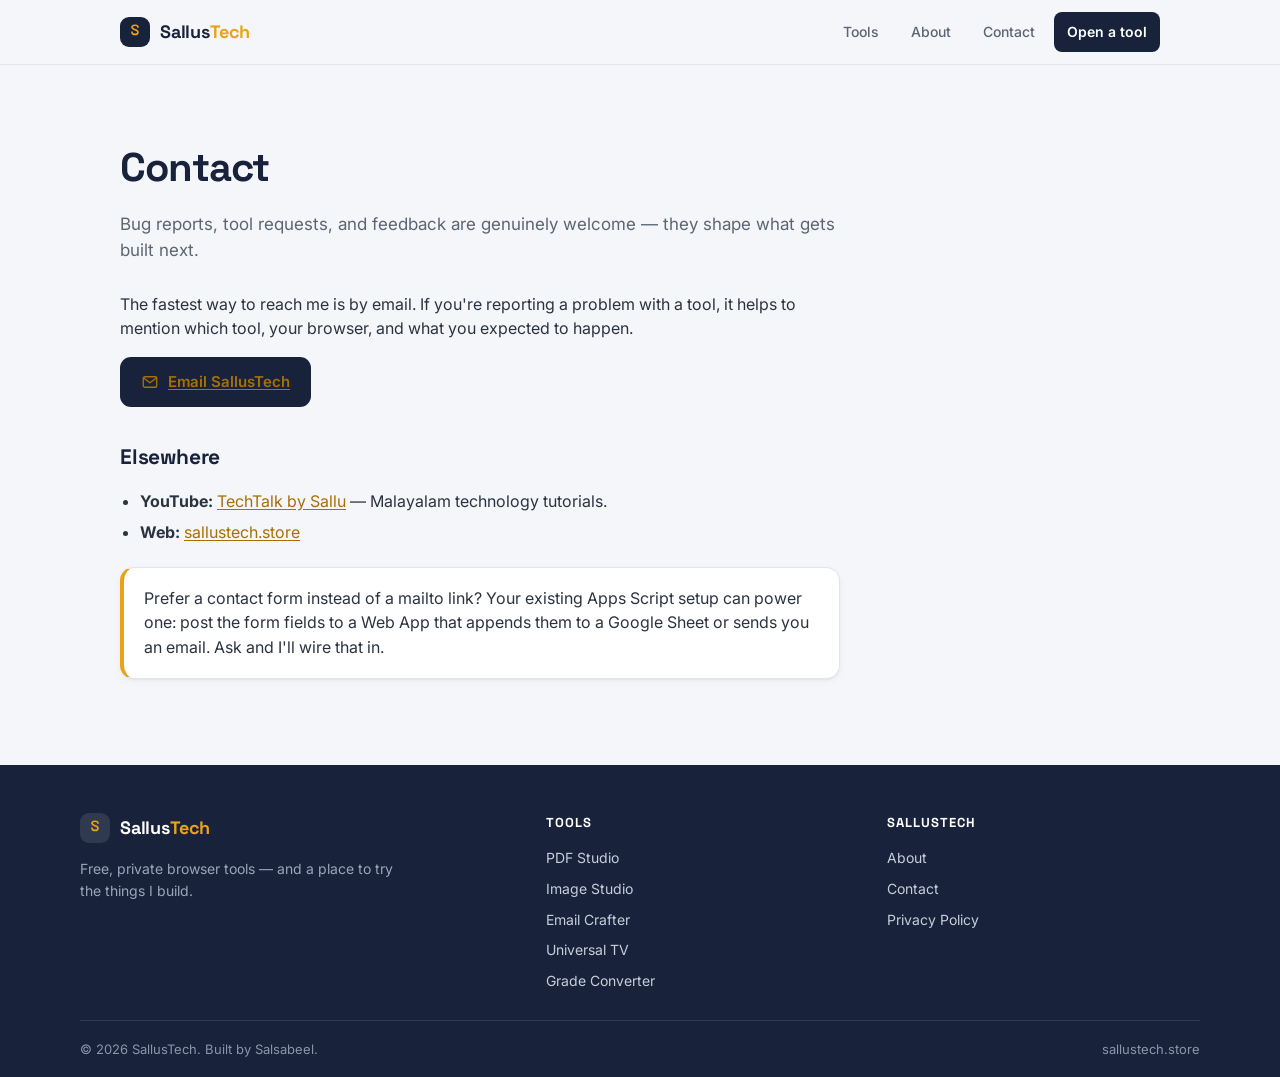
<file: contact.html>
<!DOCTYPE html>
<html lang="en">
<head>
<meta charset="UTF-8" />
<meta name="viewport" content="width=device-width, initial-scale=1.0" />
<title>Contact — SallusTech</title>
<meta name="description" content="Get in touch with SallusTech — feedback, bug reports, and tool requests." />
<meta name="theme-color" content="#18233b" />
<link rel="canonical" href="https://sallustech.store/contact.html" />
<link rel="preconnect" href="https://fonts.googleapis.com" />
<link rel="preconnect" href="https://fonts.gstatic.com" crossorigin />
<link href="https://fonts.googleapis.com/css2?family=Space+Grotesk:wght@500;600;700&family=Inter:wght@400;500;600&family=Space+Mono:wght@400;700&display=swap" rel="stylesheet" />
<link rel="stylesheet" href="assets/css/styles.css" />
</head>
<body>
<a class="skip-link" href="#main">Skip to content</a>

<header class="nav">
  <div class="wrap nav__inner">
    <a class="brand" href="index.html" aria-label="SallusTech home">
      <span class="logomark" aria-hidden="true"><svg viewBox="0 0 24 24" fill="none"><path d="M16 5.5C16 4.1 14.4 3 12 3S8 4.1 8 5.8c0 4 8 2.4 8 6.4 0 1.8-1.8 3-4 3s-4-1.2-4-3" stroke="#e8a317" stroke-width="2.2" stroke-linecap="round"/></svg></span>
      <span class="brand-name">Sallus<b>Tech</b></span>
    </a>
    <nav class="nav__links" aria-label="Primary">
      <a class="nav__link" href="index.html#tools">Tools</a>
      <a class="nav__link" href="about.html">About</a>
      <a class="nav__link" href="contact.html">Contact</a>
      <a class="nav__link nav__link--cta" href="index.html#tools">Open a tool</a>
    </nav>
  </div>
</header>

<main id="main" class="page">
  <div class="wrap">
    <div class="page__head">
      <h1>Contact</h1>
      <p>Bug reports, tool requests, and feedback are genuinely welcome — they shape what gets built next.</p>
    </div>

    <div class="prose">
      <p>The fastest way to reach me is by email. If you're reporting a problem with a tool, it helps to mention which tool, your browser, and what you expected to happen.</p>

      <!-- EDIT: replace the email below with your real address before publishing -->
      <p><a class="btn btn--primary" href="mailto:disolutions.com@gmail.com">
        <svg viewBox="0 0 24 24" fill="none" aria-hidden="true"><rect x="3" y="5" width="18" height="14" rx="2" stroke="currentColor" stroke-width="1.8"/><path d="m4 7 8 6 8-6" stroke="currentColor" stroke-width="1.8" stroke-linecap="round" stroke-linejoin="round"/></svg>
        Email SallusTech
      </a></p>

      <h2>Elsewhere</h2>
      <ul>
        <!-- EDIT: point these to your real channel / profile URLs -->
        <li><strong>YouTube:</strong> <a href="#" rel="noopener">TechTalk by Sallu</a> — Malayalam technology tutorials.</li>
        <li><strong>Web:</strong> <a href="index.html">sallustech.store</a></li>
      </ul>

      <div class="callout">
        <p>Prefer a contact form instead of a mailto link? Your existing Apps Script setup can power one: post the form fields to a Web App that appends them to a Google Sheet or sends you an email. Ask and I'll wire that in.</p>
      </div>
    </div>
  </div>
</main>

<footer class="footer">
  <div class="wrap footer__inner">
    <div>
      <a class="brand" href="index.html"><span class="logomark" aria-hidden="true"><svg viewBox="0 0 24 24" fill="none"><path d="M16 5.5C16 4.1 14.4 3 12 3S8 4.1 8 5.8c0 4 8 2.4 8 6.4 0 1.8-1.8 3-4 3s-4-1.2-4-3" stroke="#e8a317" stroke-width="2.2" stroke-linecap="round"/></svg></span><span class="brand-name">Sallus<b>Tech</b></span></a>
      <p class="footer__about">Free, private browser tools — and a place to try the things I build.</p>
    </div>
    <div><h4>Tools</h4><ul>
      <li><a href="tools/pdf-studio/">PDF Studio</a></li>
      <li><a href="tools/image-studio/">Image Studio</a></li>
      <li><a href="tools/email-crafter/">Email Crafter</a></li>
      <li><a href="tools/universal-tv/">Universal TV</a></li>
      <li><a href="tools/grade-converter/">Grade Converter</a></li>
    </ul></div>
    <div><h4>SallusTech</h4><ul>
      <li><a href="about.html">About</a></li>
      <li><a href="contact.html">Contact</a></li>
      <li><a href="privacy.html">Privacy Policy</a></li>
    </ul></div>
  </div>
  <div class="wrap footer__bar"><span>© <span data-year>2026</span> SallusTech. Built by Salsabeel.</span><span>sallustech.store</span></div>
</footer>
<script src="assets/js/main.js"></script>
</body>
</html>
</file>
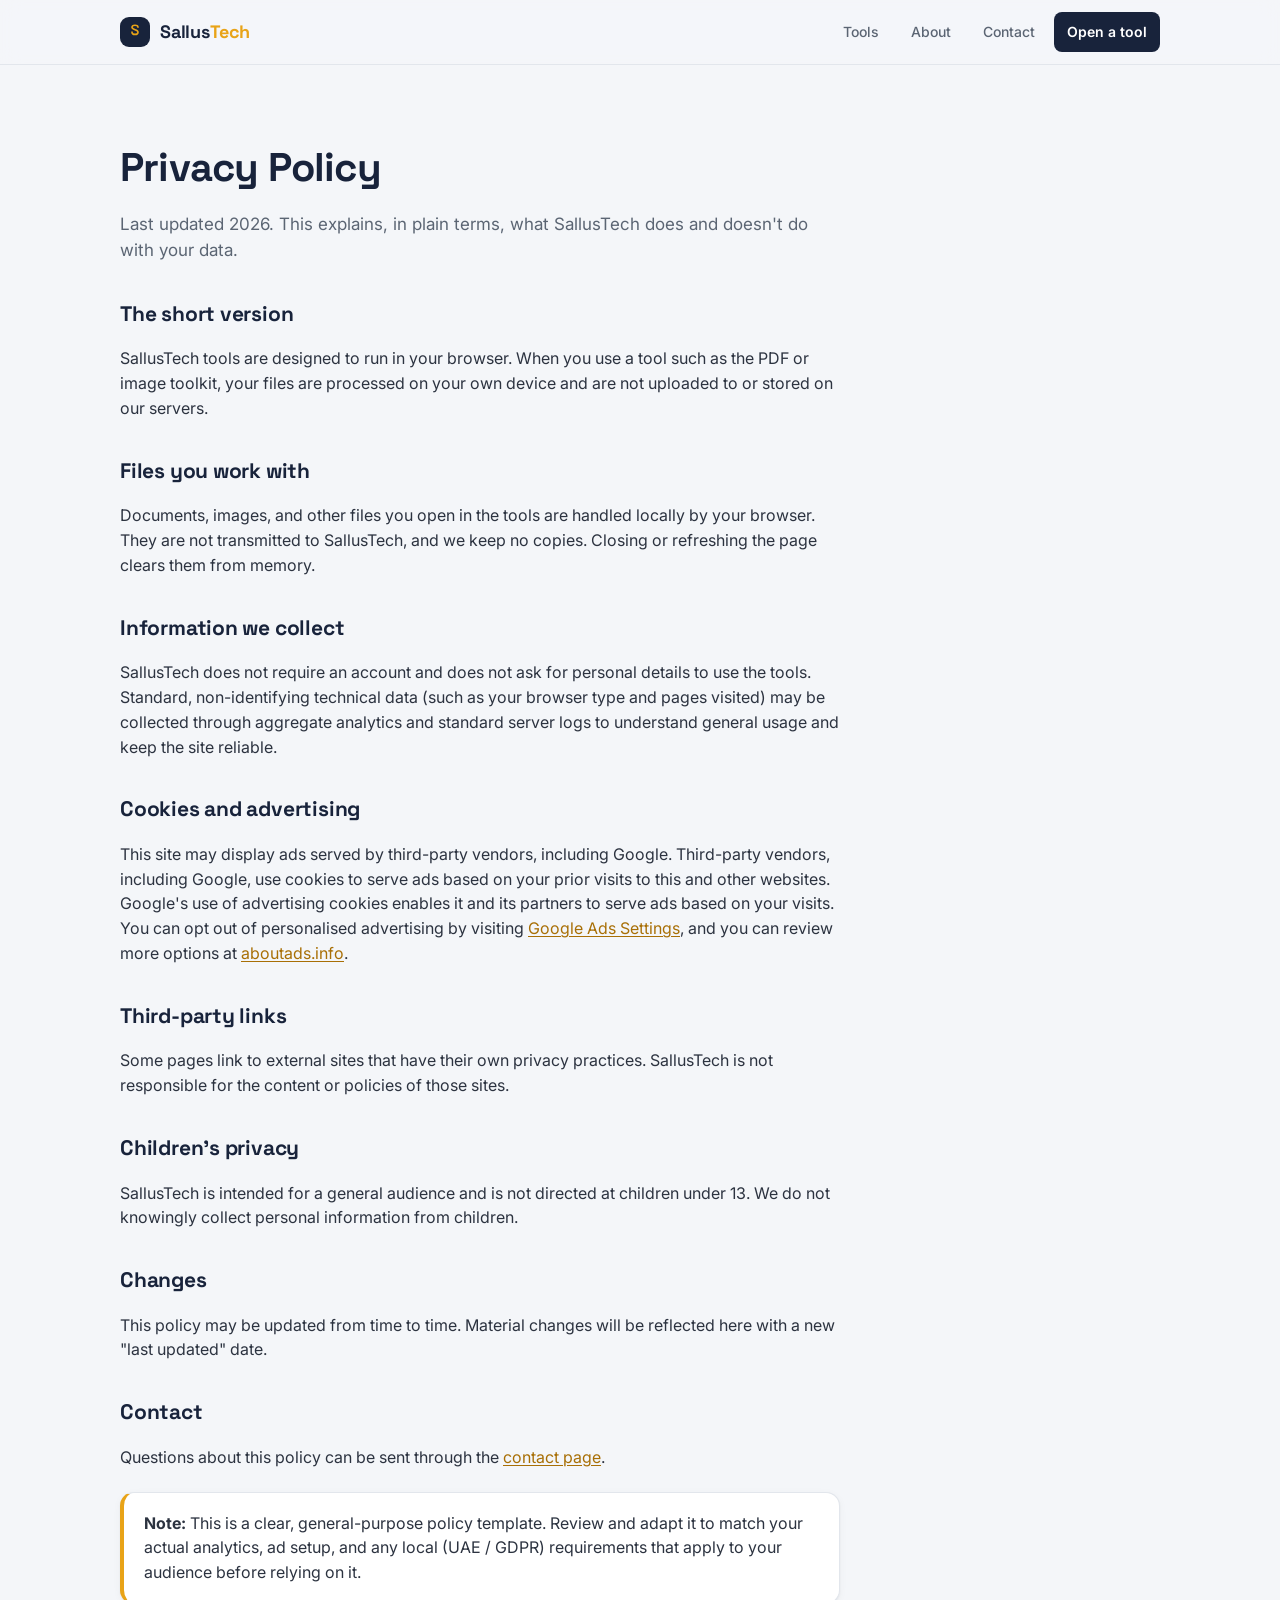
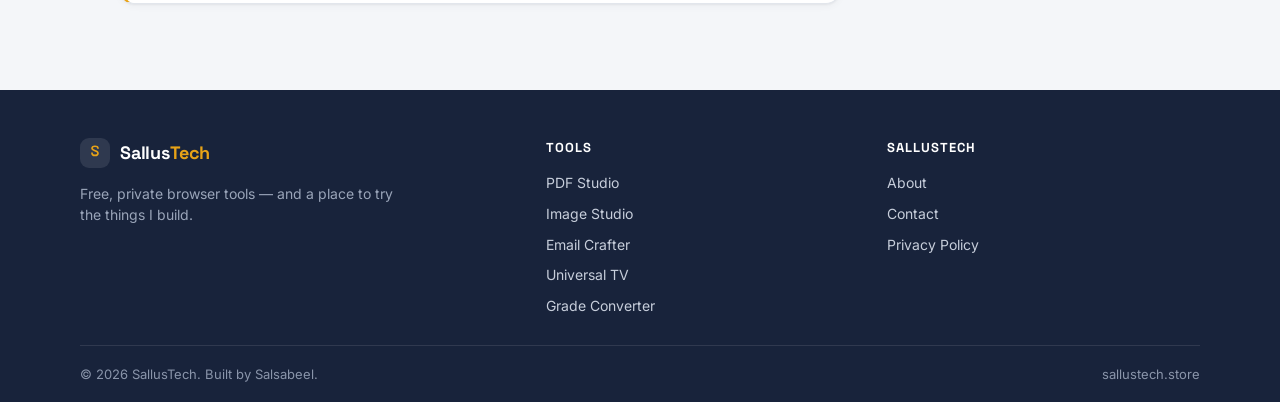
<file: privacy.html>
<!DOCTYPE html>
<html lang="en">
<head>
<meta charset="UTF-8" />
<meta name="viewport" content="width=device-width, initial-scale=1.0" />
<title>Privacy Policy — SallusTech</title>
<meta name="description" content="How SallusTech handles your data: in-browser processing, cookies, and third-party advertising." />
<meta name="theme-color" content="#18233b" />
<link rel="canonical" href="https://sallustech.store/privacy.html" />
<link rel="preconnect" href="https://fonts.googleapis.com" />
<link rel="preconnect" href="https://fonts.gstatic.com" crossorigin />
<link href="https://fonts.googleapis.com/css2?family=Space+Grotesk:wght@500;600;700&family=Inter:wght@400;500;600&family=Space+Mono:wght@400;700&display=swap" rel="stylesheet" />
<link rel="stylesheet" href="assets/css/styles.css" />
</head>
<body>
<a class="skip-link" href="#main">Skip to content</a>

<header class="nav">
  <div class="wrap nav__inner">
    <a class="brand" href="index.html" aria-label="SallusTech home">
      <span class="logomark" aria-hidden="true"><svg viewBox="0 0 24 24" fill="none"><path d="M16 5.5C16 4.1 14.4 3 12 3S8 4.1 8 5.8c0 4 8 2.4 8 6.4 0 1.8-1.8 3-4 3s-4-1.2-4-3" stroke="#e8a317" stroke-width="2.2" stroke-linecap="round"/></svg></span>
      <span class="brand-name">Sallus<b>Tech</b></span>
    </a>
    <nav class="nav__links" aria-label="Primary">
      <a class="nav__link" href="index.html#tools">Tools</a>
      <a class="nav__link" href="about.html">About</a>
      <a class="nav__link" href="contact.html">Contact</a>
      <a class="nav__link nav__link--cta" href="index.html#tools">Open a tool</a>
    </nav>
  </div>
</header>

<main id="main" class="page">
  <div class="wrap">
    <div class="page__head">
      <h1>Privacy Policy</h1>
      <p>Last updated <span data-year>2026</span>. This explains, in plain terms, what SallusTech does and doesn't do with your data.</p>
    </div>

    <div class="prose">
      <h2>The short version</h2>
      <p>SallusTech tools are designed to run in your browser. When you use a tool such as the PDF or image toolkit, your files are processed on your own device and are not uploaded to or stored on our servers.</p>

      <h2>Files you work with</h2>
      <p>Documents, images, and other files you open in the tools are handled locally by your browser. They are not transmitted to SallusTech, and we keep no copies. Closing or refreshing the page clears them from memory.</p>

      <h2>Information we collect</h2>
      <p>SallusTech does not require an account and does not ask for personal details to use the tools. Standard, non-identifying technical data (such as your browser type and pages visited) may be collected through aggregate analytics and standard server logs to understand general usage and keep the site reliable.</p>

      <h2>Cookies and advertising</h2>
      <p>This site may display ads served by third-party vendors, including Google. Third-party vendors, including Google, use cookies to serve ads based on your prior visits to this and other websites. Google's use of advertising cookies enables it and its partners to serve ads based on your visits. You can opt out of personalised advertising by visiting <a href="https://www.google.com/settings/ads" rel="noopener" target="_blank">Google Ads Settings</a>, and you can review more options at <a href="https://www.aboutads.info" rel="noopener" target="_blank">aboutads.info</a>.</p>

      <h2>Third-party links</h2>
      <p>Some pages link to external sites that have their own privacy practices. SallusTech is not responsible for the content or policies of those sites.</p>

      <h2>Children's privacy</h2>
      <p>SallusTech is intended for a general audience and is not directed at children under 13. We do not knowingly collect personal information from children.</p>

      <h2>Changes</h2>
      <p>This policy may be updated from time to time. Material changes will be reflected here with a new "last updated" date.</p>

      <h2>Contact</h2>
      <p>Questions about this policy can be sent through the <a href="contact.html">contact page</a>.</p>

      <div class="callout">
        <p><strong>Note:</strong> This is a clear, general-purpose policy template. Review and adapt it to match your actual analytics, ad setup, and any local (UAE / GDPR) requirements that apply to your audience before relying on it.</p>
      </div>
    </div>
  </div>
</main>

<footer class="footer">
  <div class="wrap footer__inner">
    <div>
      <a class="brand" href="index.html"><span class="logomark" aria-hidden="true"><svg viewBox="0 0 24 24" fill="none"><path d="M16 5.5C16 4.1 14.4 3 12 3S8 4.1 8 5.8c0 4 8 2.4 8 6.4 0 1.8-1.8 3-4 3s-4-1.2-4-3" stroke="#e8a317" stroke-width="2.2" stroke-linecap="round"/></svg></span><span class="brand-name">Sallus<b>Tech</b></span></a>
      <p class="footer__about">Free, private browser tools — and a place to try the things I build.</p>
    </div>
    <div><h4>Tools</h4><ul>
      <li><a href="tools/pdf-studio/">PDF Studio</a></li>
      <li><a href="tools/image-studio/">Image Studio</a></li>
      <li><a href="tools/email-crafter/">Email Crafter</a></li>
      <li><a href="tools/universal-tv/">Universal TV</a></li>
      <li><a href="tools/grade-converter/">Grade Converter</a></li>
    </ul></div>
    <div><h4>SallusTech</h4><ul>
      <li><a href="about.html">About</a></li>
      <li><a href="contact.html">Contact</a></li>
      <li><a href="privacy.html">Privacy Policy</a></li>
    </ul></div>
  </div>
  <div class="wrap footer__bar"><span>© <span data-year>2026</span> SallusTech. Built by Salsabeel.</span><span>sallustech.store</span></div>
</footer>
<script src="assets/js/main.js"></script>
</body>
</html>
</file>
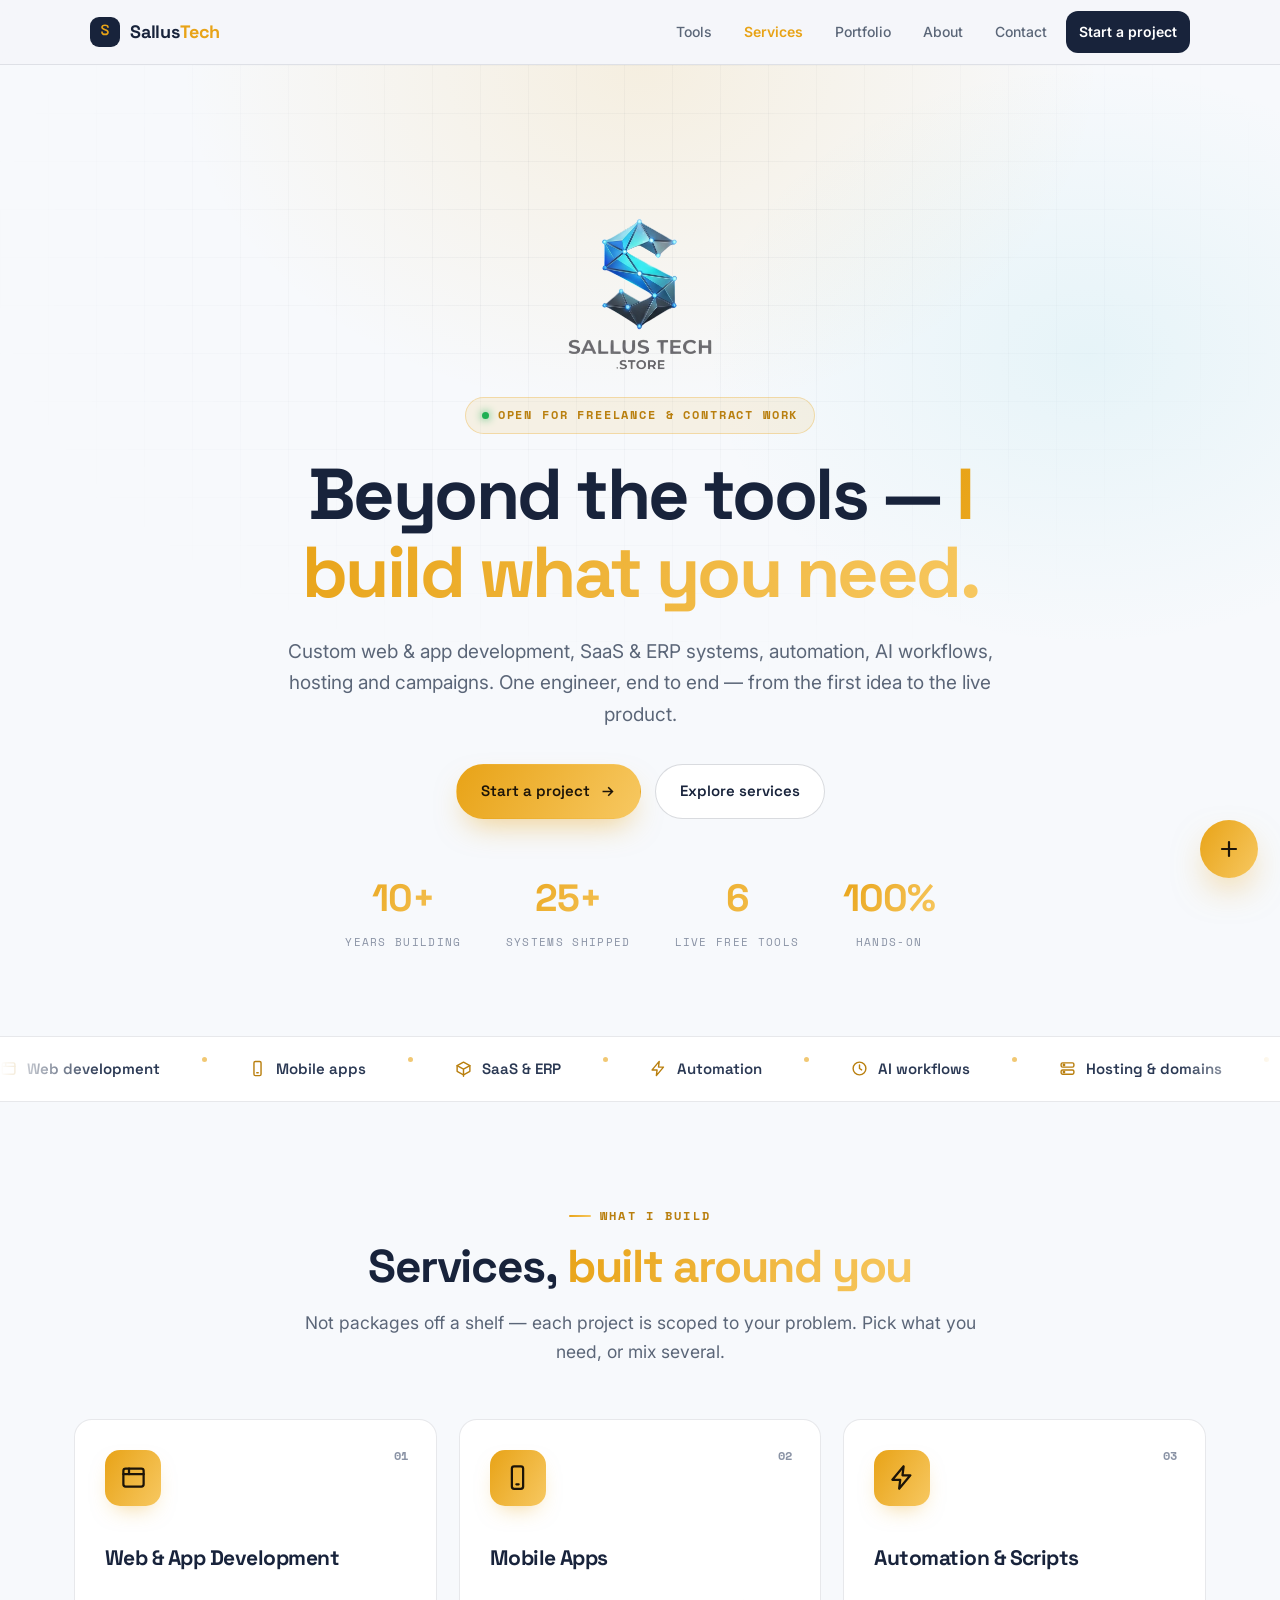
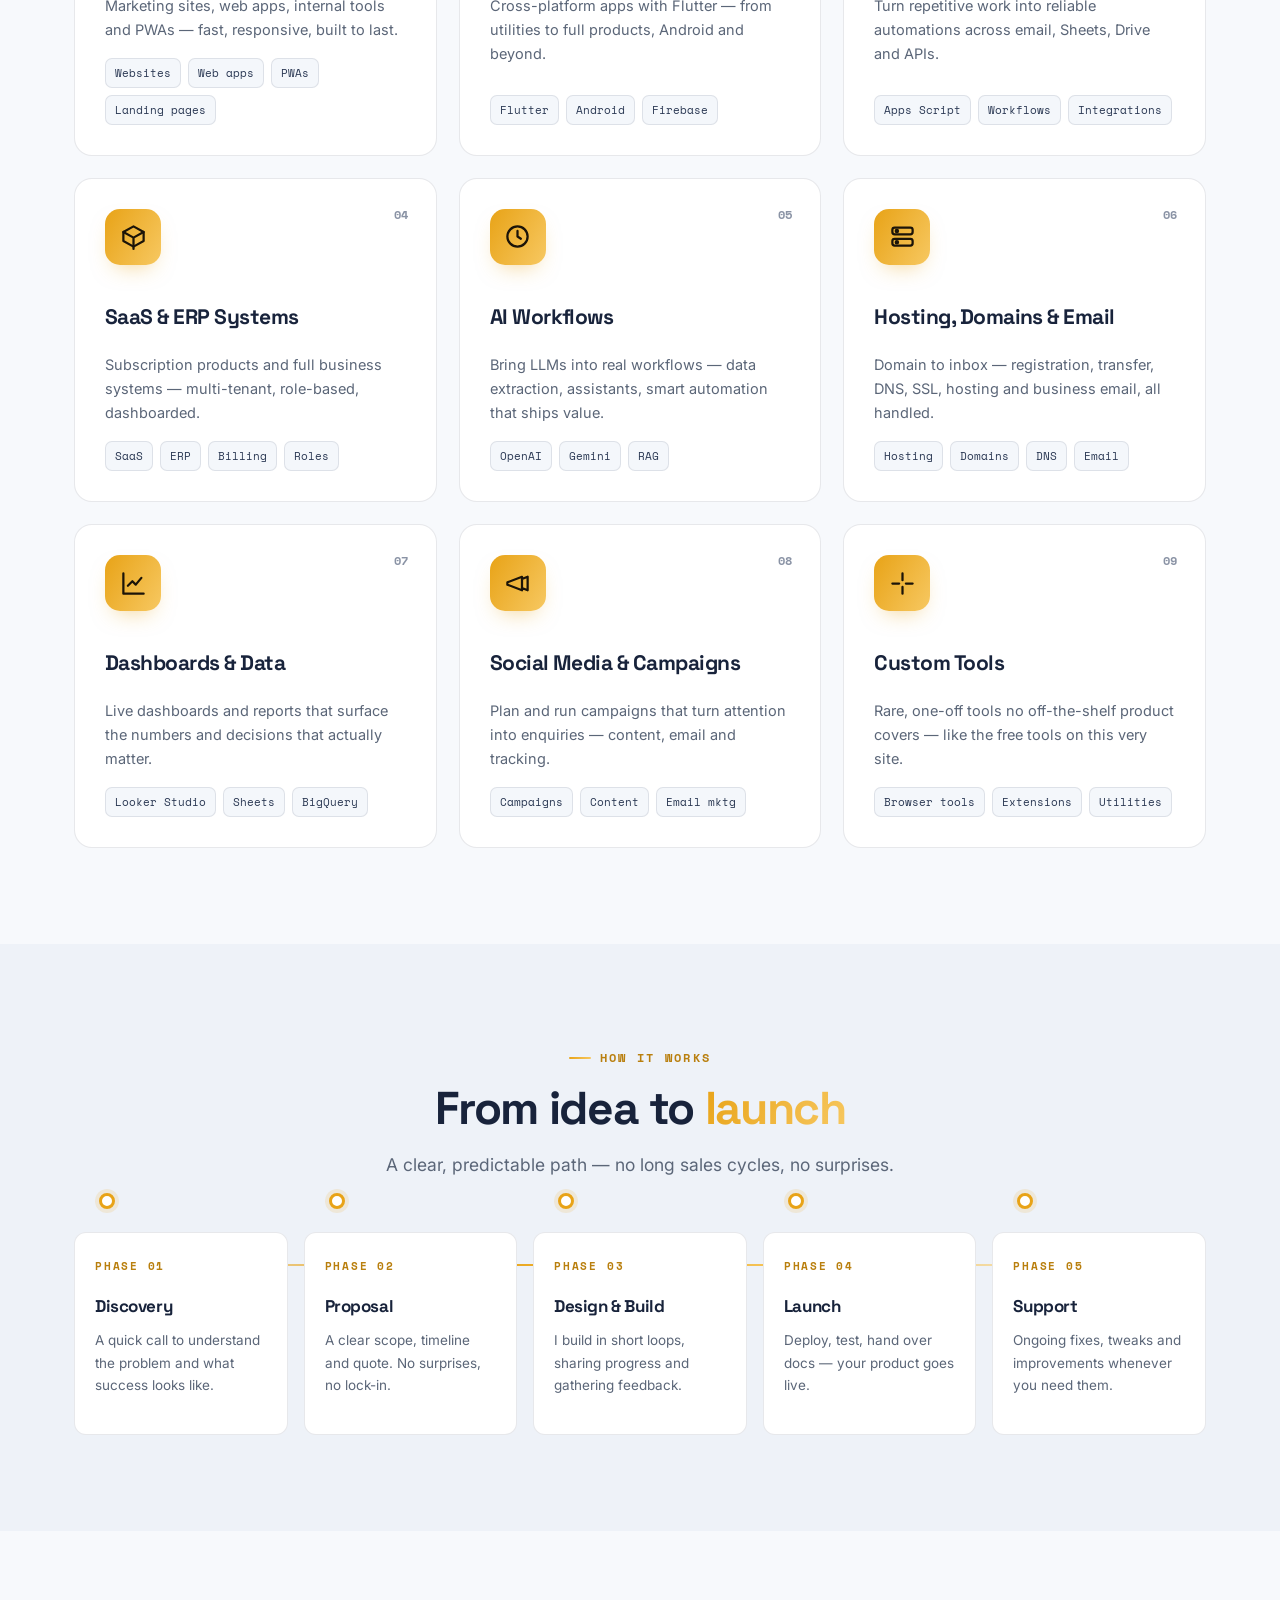
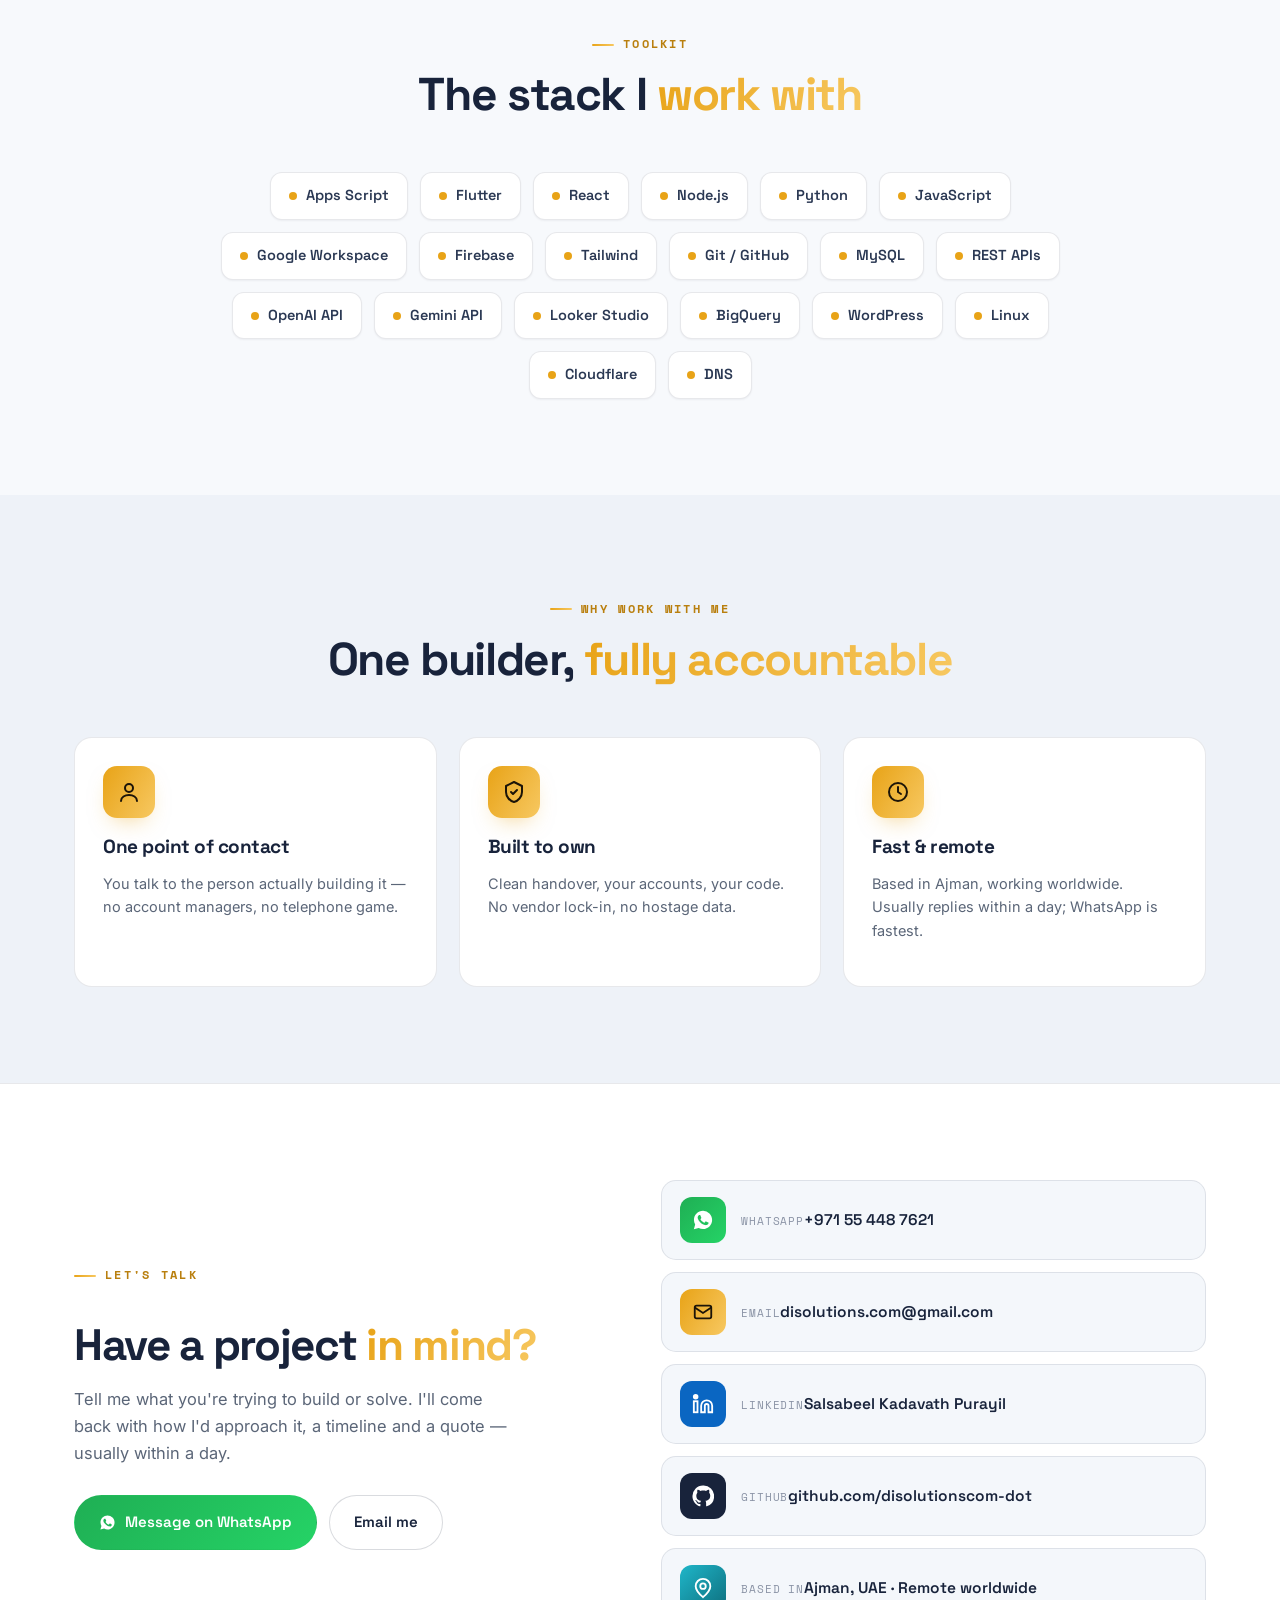
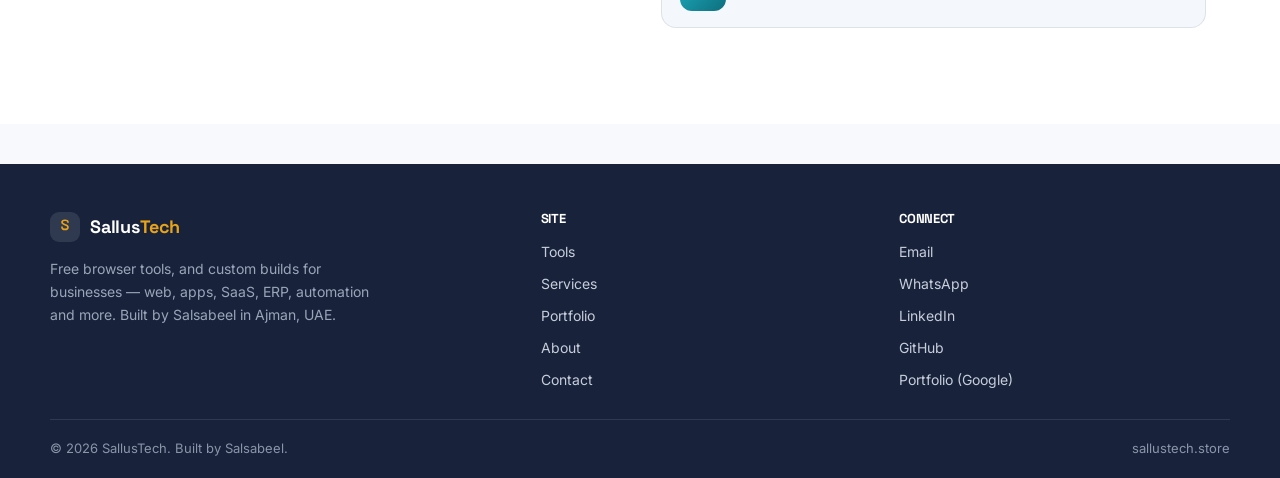
<file: services.html>
<!DOCTYPE html>
<html lang="en">
<head>
<meta charset="UTF-8" />
<meta name="viewport" content="width=device-width, initial-scale=1.0" />
<title>Services — SallusTech · Web, Apps, SaaS, ERP &amp; Automation</title>
<meta name="description" content="Hire SallusTech for custom web & app development, SaaS and ERP systems, automation, AI workflows, hosting, domains and social media campaigns. Based in Ajman, UAE — working worldwide." />
<meta name="theme-color" content="#18233b" />
<link rel="canonical" href="https://sallustech.store/services.html" />
<meta property="og:title" content="Services — SallusTech" />
<meta property="og:description" content="Custom web & app development, SaaS, ERP, automation, AI, hosting and campaigns. Built around your business." />
<meta property="og:type" content="website" />
<meta property="og:url" content="https://sallustech.store/services.html" />

<script async src="https://pagead2.googlesyndication.com/pagead/js/adsbygoogle.js?client=ca-pub-2989173811138340" crossorigin="anonymous"></script>

<link rel="preconnect" href="https://fonts.googleapis.com" />
<link rel="preconnect" href="https://fonts.gstatic.com" crossorigin />
<link href="https://fonts.googleapis.com/css2?family=Space+Grotesk:wght@400;500;600;700&family=Inter:wght@400;500;600&family=Space+Mono:wght@400;700&display=swap" rel="stylesheet" />
<link rel="stylesheet" href="assets/css/styles.css" />

<style>
/* ============================================================
   SERVICES PAGE — light, matches site (gold + Space Grotesk)
   Self-contained tokens; complements assets/css/styles.css
   ============================================================ */
:root{
  --gold:#e8a317;--gold-2:#f7c861;--gold-d:#b97f0e;--gold-soft:rgba(232,163,23,.10);
  --ink:#18233b;--ink-2:#2a3853;--muted:#5b6678;--muted-2:#8a93a5;
  --bg:#f7f9fc;--bg-2:#eef2f8;--surface:#ffffff;--surface-2:#f4f7fb;
  --line:rgba(24,35,59,.10);--line-2:rgba(24,35,59,.16);
  --r:18px;--r-sm:12px;--maxw:1180px;--e:cubic-bezier(.16,1,.3,1);
  --sh-1:0 1px 2px rgba(12,20,36,.05);
  --sh-2:0 8px 22px -8px rgba(12,20,36,.14);
  --sh-3:0 22px 50px -20px rgba(12,20,36,.20);
  --gold-grad:linear-gradient(120deg,var(--gold),var(--gold-2));
}
*{box-sizing:border-box}
.s-page{font-family:'Inter',system-ui,sans-serif;color:var(--ink);background:var(--bg);line-height:1.65;-webkit-font-smoothing:antialiased}
.s-page h1,.s-page h2,.s-page h3,.s-page h4{font-family:'Space Grotesk','Inter',sans-serif;letter-spacing:-.025em;line-height:1.08;font-weight:700}
.s-wrap{max-width:var(--maxw);margin:0 auto;padding:0 24px}
.s-sec{padding:96px 0;position:relative}
.s-eyebrow{display:inline-flex;align-items:center;gap:9px;font-family:'Space Mono',monospace;font-size:11.5px;letter-spacing:.2em;text-transform:uppercase;color:var(--gold-d);font-weight:700}
.s-eyebrow::before{content:"";width:22px;height:2px;background:var(--gold-grad);border-radius:2px}
.s-gold{background:var(--gold-grad);-webkit-background-clip:text;background-clip:text;color:transparent}

/* buttons (match site btn feel) */
.s-btn{display:inline-flex;align-items:center;gap:9px;font-family:'Space Grotesk',sans-serif;font-weight:600;font-size:15px;padding:14px 24px;border-radius:999px;border:1px solid transparent;cursor:pointer;transition:transform .25s var(--e),box-shadow .25s,background .2s,border-color .2s,color .2s;min-height:48px;text-decoration:none}
.s-btn:focus-visible{outline:3px solid var(--gold);outline-offset:3px}
.s-btn svg{width:17px;height:17px}
.s-btn--primary{background:var(--gold-grad);color:#1c1408;box-shadow:0 14px 30px -10px rgba(232,163,23,.5)}
.s-btn--primary:hover{transform:translateY(-3px);box-shadow:0 22px 44px -10px rgba(232,163,23,.6)}
.s-btn--ghost{background:var(--surface);color:var(--ink);border-color:var(--line-2)}
.s-btn--ghost:hover{transform:translateY(-3px);border-color:var(--gold);color:var(--gold-d);box-shadow:var(--sh-2)}
.s-btn--wa{background:linear-gradient(135deg,#1FAF54,#25D366);color:#fff}
.s-btn--wa:hover{transform:translateY(-3px);box-shadow:0 18px 36px -10px rgba(37,211,102,.5)}

/* scroll progress */
.s-prog{position:fixed;top:0;left:0;height:3px;width:0;background:var(--gold-grad);z-index:70;transition:width .08s linear;box-shadow:0 0 10px rgba(232,163,23,.5)}

/* HERO */
.s-hero{position:relative;overflow:hidden;padding:150px 0 84px;text-align:center;background:
  radial-gradient(60% 60% at 50% 0%,rgba(232,163,23,.12),transparent 60%),
  radial-gradient(50% 50% at 85% 30%,rgba(31,182,201,.08),transparent 60%),
  var(--bg)}
.s-hero::after{content:"";position:absolute;inset:0;pointer-events:none;background-image:
  linear-gradient(rgba(24,35,59,.035) 1px,transparent 1px),linear-gradient(90deg,rgba(24,35,59,.035) 1px,transparent 1px);
  background-size:48px 48px;mask:radial-gradient(70% 60% at 50% 20%,#000 20%,transparent 75%)}
.s-hero__in{position:relative;z-index:1}
.s-hero__logo{width:min(150px,38vw);margin:0 auto 24px}
.s-chip{display:inline-flex;align-items:center;gap:9px;font-family:'Space Mono',monospace;font-size:11.5px;letter-spacing:.16em;text-transform:uppercase;color:var(--gold-d);background:var(--gold-soft);border:1px solid rgba(232,163,23,.3);padding:8px 16px;border-radius:999px;margin-bottom:22px;font-weight:600}
.s-chip .dot{width:7px;height:7px;border-radius:50%;background:#1FAF54;box-shadow:0 0 8px #1FAF54;animation:s-blink 1.8s ease-in-out infinite}
@keyframes s-blink{0%,100%{opacity:1}50%{opacity:.35}}
.s-hero h1{font-size:clamp(40px,6.4vw,72px);font-weight:700;max-width:16ch;margin:0 auto;letter-spacing:-.035em;color:var(--ink)}
.s-hero p.s-lead{font-size:19px;color:var(--muted);margin:24px auto 34px;max-width:60ch}
.s-hero__cta{display:flex;gap:14px;justify-content:center;flex-wrap:wrap}
.s-hero__stats{display:flex;gap:14px 44px;justify-content:center;flex-wrap:wrap;margin-top:48px}
.s-hero__stat .v{font-family:'Space Grotesk';font-weight:700;font-size:clamp(26px,3.4vw,38px);letter-spacing:-.03em}
.s-hero__stat .l{font-family:'Space Mono',monospace;font-size:11px;letter-spacing:.12em;text-transform:uppercase;color:var(--muted-2);margin-top:4px}

/* marquee */
.s-marq{border-top:1px solid var(--line);border-bottom:1px solid var(--line);background:var(--surface);padding:20px 0;overflow:hidden;position:relative}
.s-marq::before,.s-marq::after{content:"";position:absolute;top:0;bottom:0;width:100px;z-index:2}
.s-marq::before{left:0;background:linear-gradient(90deg,var(--surface),transparent)}
.s-marq::after{right:0;background:linear-gradient(270deg,var(--surface),transparent)}
.s-marq__t{display:flex;gap:42px;width:max-content;animation:s-scroll 34s linear infinite}
@keyframes s-scroll{to{transform:translateX(-50%)}}
.s-marq__i{display:inline-flex;align-items:center;gap:10px;font-family:'Space Grotesk';font-weight:600;font-size:15px;color:var(--ink-2);white-space:nowrap}
.s-marq__i svg{width:17px;height:17px;color:var(--gold-d)}
.s-marq__d{width:5px;height:5px;border-radius:50%;background:var(--gold);opacity:.6}

/* section head */
.s-sh{max-width:680px;margin:0 auto 52px;text-align:center}
.s-sh h2{font-size:clamp(30px,4.2vw,46px);margin:16px 0 14px;letter-spacing:-.03em;color:var(--ink)}
.s-sh p{color:var(--muted);font-size:17.5px}

/* SERVICES grid */
.s-grid{display:grid;grid-template-columns:repeat(3,1fr);gap:22px}
.s-card{position:relative;background:var(--surface);border:1px solid var(--line);border-radius:var(--r);padding:30px;overflow:hidden;transition:transform .35s var(--e),box-shadow .35s,border-color .25s;display:flex;flex-direction:column}
.s-card::before{content:"";position:absolute;left:0;top:0;bottom:0;width:3px;background:var(--gold-grad);transform:scaleY(0);transform-origin:top;transition:transform .35s var(--e)}
.s-card:hover{transform:translateY(-6px);box-shadow:var(--sh-3);border-color:transparent}
.s-card:hover::before{transform:scaleY(1)}
.s-card__n{position:absolute;top:26px;right:28px;font-family:'Space Mono',monospace;font-size:12px;color:var(--muted-2);font-weight:700}
.s-card__ic{width:56px;height:56px;border-radius:15px;background:var(--gold-grad);display:grid;place-items:center;margin-bottom:20px;box-shadow:0 10px 22px -10px rgba(232,163,23,.5);transition:transform .3s var(--e)}
.s-card:hover .s-card__ic{transform:scale(1.07) rotate(-5deg)}
.s-card__ic svg{width:27px;height:27px;color:#1c1408}
.s-card h3{font-size:21px;margin-bottom:10px;color:var(--ink)}
.s-card>p{font-size:14.5px;color:var(--muted);margin-bottom:16px}
.s-card ul{list-style:none;padding:0;margin:auto 0 0;display:flex;flex-wrap:wrap;gap:7px}
.s-card ul li{font-family:'Space Mono',monospace;font-size:11px;color:var(--ink-2);background:var(--surface-2);border:1px solid var(--line);border-radius:7px;padding:5px 9px}

/* ROADMAP */
.s-road-bg{background:var(--bg-2)}
.s-road{display:grid;grid-template-columns:repeat(5,1fr);gap:16px;position:relative}
.s-road::before{content:"";position:absolute;left:0;right:0;top:32px;height:2px;background:linear-gradient(90deg,transparent,var(--gold),var(--gold-2),transparent);border-radius:2px}
.s-phase{position:relative;background:var(--surface);border:1px solid var(--line);border-radius:var(--r-sm);padding:24px 20px;transition:transform .3s var(--e),box-shadow .3s}
.s-phase:hover{transform:translateY(-5px);box-shadow:var(--sh-2)}
.s-phase__node{width:16px;height:16px;border-radius:50%;background:var(--surface);border:3px solid var(--gold);box-shadow:0 0 0 4px rgba(232,163,23,.14);position:absolute;top:-40px;left:24px}
.s-phase__k{font-family:'Space Mono',monospace;font-size:11px;letter-spacing:.16em;color:var(--gold-d);margin-bottom:10px;font-weight:700}
.s-phase h4{font-size:17px;margin-bottom:7px;color:var(--ink)}
.s-phase p{font-size:13.5px;color:var(--muted)}

/* TECH STACK */
.s-stack{display:flex;flex-wrap:wrap;gap:12px;justify-content:center;max-width:900px;margin:0 auto}
.s-tech{display:inline-flex;align-items:center;gap:9px;padding:11px 18px;background:var(--surface);border:1px solid var(--line);border-radius:12px;font-family:'Space Grotesk';font-weight:600;font-size:14.5px;color:var(--ink-2);box-shadow:var(--sh-1);transition:transform .3s var(--e),box-shadow .3s,border-color .25s}
.s-tech:hover{transform:translateY(-4px);box-shadow:var(--sh-2);border-color:var(--gold)}
.s-tech .d{width:8px;height:8px;border-radius:50%;background:var(--gold)}

/* WHY pillars */
.s-pill-grid{display:grid;grid-template-columns:repeat(3,1fr);gap:22px}
.s-pill{background:var(--surface);border:1px solid var(--line);border-radius:var(--r);padding:28px;transition:transform .3s var(--e),box-shadow .3s}
.s-pill:hover{transform:translateY(-5px);box-shadow:var(--sh-2)}
.s-pill__ic{width:52px;height:52px;border-radius:14px;background:var(--gold-grad);display:grid;place-items:center;margin-bottom:16px;box-shadow:0 10px 22px -10px rgba(232,163,23,.5)}
.s-pill__ic svg{width:24px;height:24px;color:#1c1408}
.s-pill h3{font-size:19px;margin-bottom:8px;color:var(--ink)}
.s-pill p{font-size:14.5px;color:var(--muted)}

/* CONTACT */
.s-contact{background:var(--surface);border-top:1px solid var(--line)}
.s-contact-grid{display:grid;grid-template-columns:1fr 1fr;gap:42px;align-items:center}
.s-contact-grid h2{font-size:clamp(28px,3.6vw,44px);letter-spacing:-.03em;margin-bottom:14px;color:var(--ink)}
.s-contact-grid .s-intro{color:var(--muted);font-size:16.5px;margin-bottom:28px;max-width:44ch}
.s-contact-cta{display:flex;gap:12px;flex-wrap:wrap}
.s-ch-row{display:grid;gap:12px}
.s-ch{display:flex;align-items:center;gap:15px;padding:16px 18px;border-radius:15px;border:1px solid var(--line);background:var(--surface-2);transition:transform .25s var(--e),border-color .25s,box-shadow .25s}
.s-ch:hover{transform:translateX(4px);border-color:var(--gold);box-shadow:var(--sh-2)}
.s-ch__ic{flex-shrink:0;width:46px;height:46px;border-radius:12px;display:grid;place-items:center;color:#fff}
.s-ch__ic svg{width:22px;height:22px}
.s-ch__ic.wa{background:linear-gradient(135deg,#1FAF54,#25D366)}
.s-ch__ic.mail{background:var(--gold-grad);color:#1c1408}
.s-ch__ic.li{background:#0A66C2}
.s-ch__ic.gh{background:#18233b}
.s-ch__ic.loc{background:linear-gradient(135deg,#1FB6C9,#0E6E7D)}
.s-ch__tx{min-width:0}
.s-ch__tx .k{font-family:'Space Mono',monospace;font-size:11px;letter-spacing:.08em;color:var(--muted-2);text-transform:uppercase}
.s-ch__tx .v{font-family:'Space Grotesk';font-weight:600;font-size:15.5px;color:var(--ink);overflow-wrap:anywhere}

/* reveal */
.s-rv{opacity:0;transform:translateY(26px);transition:opacity .7s var(--e),transform .7s var(--e)}
.s-rv.in{opacity:1;transform:none}

/* FAB + ad popup (gold, light) */
.fab-wrap{position:fixed;right:22px;bottom:22px;z-index:80;display:flex;flex-direction:column;align-items:flex-end;gap:12px;font-family:'Inter',system-ui,sans-serif}
.fab{width:58px;height:58px;border-radius:50%;background:var(--gold-grad);color:#1c1408;border:none;cursor:pointer;display:grid;place-items:center;box-shadow:0 16px 36px -10px rgba(232,163,23,.55);transition:transform .3s var(--e);position:relative}
.fab:hover{transform:translateY(-2px) scale(1.05)}
.fab:focus-visible{outline:3px solid var(--gold);outline-offset:3px}
.fab svg{width:24px;height:24px;transition:transform .35s var(--e)}
.fab.open svg.tog{transform:rotate(45deg)}
.fab::after{content:"";position:absolute;inset:-4px;border-radius:50%;border:2px solid var(--gold-2);opacity:0;animation:s-fpulse 2.4s ease-out infinite}
@keyframes s-fpulse{0%{transform:scale(.85);opacity:.6}100%{transform:scale(1.35);opacity:0}}
.fab-list{display:flex;flex-direction:column;gap:10px;align-items:flex-end;opacity:0;transform:translateY(14px) scale(.92);pointer-events:none;transition:opacity .28s var(--e),transform .28s var(--e)}
.fab-wrap.open .fab-list{opacity:1;transform:none;pointer-events:auto}
.fab-item{display:flex;align-items:center;gap:10px;background:#fff;border:1px solid var(--line);border-radius:30px;padding:8px 16px 8px 8px;box-shadow:var(--sh-2);text-decoration:none;transition:transform .22s var(--e),box-shadow .22s,border-color .22s}
.fab-item:hover{transform:translateX(-3px);box-shadow:var(--sh-3);border-color:var(--gold)}
.fab-item .fi{width:36px;height:36px;border-radius:50%;display:grid;place-items:center;color:#fff;flex-shrink:0}
.fab-item .fi svg{width:18px;height:18px}
.fab-item .ft{font-size:13.5px;font-weight:600;color:var(--ink);font-family:'Space Grotesk'}
.fi.linkedin{background:#0A66C2}.fi.wa{background:linear-gradient(135deg,#1FAF54,#25D366)}.fi.mail{background:var(--gold-grad);color:#1c1408}.fi.gh{background:#18233b}
.back-top{opacity:0;pointer-events:none;transform:translateY(8px);transition:opacity .28s,transform .28s var(--e);width:46px;height:46px;border-radius:50%;background:#fff;border:1px solid var(--line);color:var(--ink);display:grid;place-items:center;box-shadow:var(--sh-2);cursor:pointer}
.back-top.show{opacity:1;pointer-events:auto;transform:none}
.back-top:hover{background:var(--ink);color:#fff;border-color:var(--ink)}
.back-top svg{width:18px;height:18px}
.ad-bd{position:fixed;inset:0;background:rgba(12,20,36,.6);backdrop-filter:blur(6px);z-index:100;opacity:0;pointer-events:none;transition:opacity .35s var(--e);display:grid;place-items:center;padding:20px;font-family:'Inter',sans-serif}
.ad-bd.show{opacity:1;pointer-events:auto}
.ad-modal{background:#fff;border-radius:18px;max-width:380px;width:100%;padding:26px 24px 22px;position:relative;box-shadow:0 40px 80px -20px rgba(0,0,0,.4);transform:scale(.92) translateY(20px);transition:transform .42s var(--e)}
.ad-bd.show .ad-modal{transform:none}
.ad-lbl{display:inline-flex;align-items:center;gap:7px;font-family:'Space Mono',monospace;font-size:10.5px;letter-spacing:.18em;text-transform:uppercase;color:var(--muted);font-weight:700;margin-bottom:14px}
.ad-lbl::before{content:"";width:6px;height:6px;border-radius:50%;background:var(--gold);box-shadow:0 0 8px var(--gold)}
.ad-x{position:absolute;top:10px;right:10px;width:34px;height:34px;border-radius:50%;border:1px solid var(--line);background:#fff;cursor:pointer;display:grid;place-items:center;color:var(--ink);transition:background .2s,transform .2s}
.ad-x:hover{background:var(--ink);color:#fff;transform:rotate(90deg)}
.ad-x svg{width:15px;height:15px}
.ad-slot{min-height:250px;border-radius:12px;background:var(--bg);border:1px dashed var(--line-2);display:grid;place-items:center;text-align:center;padding:22px;color:var(--muted);font-size:13.5px}
.ad-slot .pi{width:46px;height:46px;border-radius:11px;background:var(--gold-soft);display:grid;place-items:center;margin:0 auto 12px;color:var(--gold-d)}
.ad-slot .pi svg{width:22px;height:22px}

@media (max-width:1020px){
  .s-grid,.s-pill-grid{grid-template-columns:repeat(2,1fr)}
  .s-road{grid-template-columns:repeat(2,1fr)}.s-road::before{display:none}.s-phase__node{display:none}
}
@media (max-width:860px){ .s-contact-grid{grid-template-columns:1fr;gap:30px} }
@media (max-width:720px){
  .s-sec{padding:68px 0}
  .s-grid,.s-pill-grid,.s-road{grid-template-columns:1fr}
  .fab-wrap{right:14px;bottom:14px}
}
@media (prefers-reduced-motion:reduce){
  .s-rv{opacity:1;transform:none}
  .s-marq__t,.s-chip .dot,.fab::after{animation:none}
  *{scroll-behavior:auto}
}
</style>
</head>
<body class="s-page">
<a class="skip-link" href="#services">Skip to services</a>

<div class="s-prog" id="prog"></div>

<!-- ===== Navigation (matches index, styled by styles.css) ===== -->
<header class="nav">
  <div class="wrap nav__inner">
    <a class="brand" href="index.html" aria-label="SallusTech home">
      <span class="logomark" aria-hidden="true">
        <svg viewBox="0 0 24 24" fill="none"><path d="M16 5.5C16 4.1 14.4 3 12 3S8 4.1 8 5.8c0 4 8 2.4 8 6.4 0 1.8-1.8 3-4 3s-4-1.2-4-3" stroke="#e8a317" stroke-width="2.2" stroke-linecap="round"/></svg>
      </span>
      <span class="brand-name">Sallus<b>Tech</b></span>
    </a>
    <nav class="nav__links" aria-label="Primary">
      <a class="nav__link" href="index.html#tools">Tools</a>
      <a class="nav__link" href="services.html" style="color:#e8a317;font-weight:600">Services</a>
      <a class="nav__link" href="portfolio.html">Portfolio</a>
      <a class="nav__link" href="about.html">About</a>
      <a class="nav__link" href="contact.html">Contact</a>
      <a class="nav__link nav__link--cta" href="#contact">Start a project</a>
    </nav>
  </div>
</header>

<!-- ===== HERO ===== -->
<section class="s-hero" id="top">
  <div class="s-wrap s-hero__in">
    <img class="s-hero__logo s-rv" src="[data-uri]" alt="SallusTech" />
    <div class="s-chip s-rv"><span class="dot"></span> Open for freelance &amp; contract work</div>
    <h1 class="s-rv">Beyond the tools — <span class="s-gold">I build what you need.</span></h1>
    <p class="s-lead s-rv">Custom web &amp; app development, SaaS &amp; ERP systems, automation, AI workflows, hosting and campaigns. One engineer, end to end — from the first idea to the live product.</p>
    <div class="s-hero__cta s-rv">
      <a class="s-btn s-btn--primary" href="#contact">Start a project
        <svg viewBox="0 0 24 24" fill="none" stroke="currentColor" stroke-width="2.2"><path d="M5 12h14M13 6l6 6-6 6"/></svg></a>
      <a class="s-btn s-btn--ghost" href="#services">Explore services</a>
    </div>
    <div class="s-hero__stats s-rv">
      <div class="s-hero__stat"><div class="v s-gold">10+</div><div class="l">Years building</div></div>
      <div class="s-hero__stat"><div class="v s-gold">25+</div><div class="l">Systems shipped</div></div>
      <div class="s-hero__stat"><div class="v s-gold">6</div><div class="l">Live free tools</div></div>
      <div class="s-hero__stat"><div class="v s-gold">100%</div><div class="l">Hands-on</div></div>
    </div>
  </div>
</section>

<!-- ===== Marquee ===== -->
<div class="s-marq" aria-hidden="true"><div class="s-marq__t" id="marq"></div></div>

<!-- ===== SERVICES ===== -->
<main class="s-sec" id="services">
  <div class="s-wrap">
    <div class="s-sh s-rv">
      <span class="s-eyebrow">What I build</span>
      <h2>Services, <span class="s-gold">built around you</span></h2>
      <p>Not packages off a shelf — each project is scoped to your problem. Pick what you need, or mix several.</p>
    </div>
    <div class="s-grid" id="svcGrid"></div>
  </div>
</main>

<!-- ===== ROADMAP ===== -->
<section class="s-sec s-road-bg">
  <div class="s-wrap">
    <div class="s-sh s-rv">
      <span class="s-eyebrow">How it works</span>
      <h2>From idea to <span class="s-gold">launch</span></h2>
      <p>A clear, predictable path — no long sales cycles, no surprises.</p>
    </div>
    <div class="s-road" id="road"></div>
  </div>
</section>

<!-- ===== TECH STACK ===== -->
<section class="s-sec">
  <div class="s-wrap">
    <div class="s-sh s-rv">
      <span class="s-eyebrow">Toolkit</span>
      <h2>The stack I <span class="s-gold">work with</span></h2>
    </div>
    <div class="s-stack s-rv" id="stack"></div>
  </div>
</section>

<!-- ===== WHY ===== -->
<section class="s-sec s-road-bg">
  <div class="s-wrap">
    <div class="s-sh s-rv">
      <span class="s-eyebrow">Why work with me</span>
      <h2>One builder, <span class="s-gold">fully accountable</span></h2>
    </div>
    <div class="s-pill-grid" id="pillGrid"></div>
  </div>
</section>

<!-- ===== CONTACT ===== -->
<section class="s-sec s-contact" id="contact">
  <div class="s-wrap s-contact-grid">
    <div class="s-rv">
      <span class="s-eyebrow">Let's talk</span>
      <h2>Have a project <span class="s-gold">in mind?</span></h2>
      <p class="s-intro">Tell me what you're trying to build or solve. I'll come back with how I'd approach it, a timeline and a quote — usually within a day.</p>
      <div class="s-contact-cta">
        <a class="s-btn s-btn--wa" href="https://wa.me/971554487621" target="_blank" rel="noopener">
          <svg viewBox="0 0 24 24" fill="currentColor"><path d="M12.04 2c-5.46 0-9.91 4.45-9.91 9.91 0 1.75.46 3.45 1.32 4.95L2 22l5.25-1.38a9.9 9.9 0 0 0 4.79 1.22h.01c5.46 0 9.9-4.45 9.9-9.91 0-2.65-1.03-5.14-2.9-7.01A9.82 9.82 0 0 0 12.04 2Zm5.8 14.16c-.25.69-1.43 1.32-1.97 1.4-.5.07-1.14.1-1.84-.12-.42-.13-.97-.31-1.66-.61-2.93-1.27-4.84-4.22-4.99-4.42-.14-.2-1.19-1.58-1.19-3.01 0-1.43.75-2.13 1.02-2.42.27-.29.58-.36.78-.36.2 0 .39 0 .56.01.18.01.42-.07.66.5.25.59.84 2.02.91 2.17.07.15.12.32.02.51-.1.2-.15.32-.29.49-.15.17-.31.39-.44.52-.15.15-.3.31-.13.6.17.29.76 1.25 1.63 2.02 1.12.99 2.06 1.3 2.35 1.45.29.15.46.12.63-.07.17-.2.73-.85.92-1.14.2-.29.39-.24.66-.15.27.1 1.69.8 1.98.94.29.15.49.22.56.34.07.12.07.69-.18 1.38Z"/></svg>
          Message on WhatsApp</a>
        <a class="s-btn s-btn--ghost" href="mailto:disolutions.com@gmail.com?subject=Project%20enquiry%20%E2%80%94%20SallusTech">Email me</a>
      </div>
    </div>
    <div class="s-ch-row">
      <a class="s-ch s-rv" href="https://wa.me/971554487621" target="_blank" rel="noopener">
        <span class="s-ch__ic wa"><svg viewBox="0 0 24 24" fill="currentColor"><path d="M12.04 2c-5.46 0-9.91 4.45-9.91 9.91 0 1.75.46 3.45 1.32 4.95L2 22l5.25-1.38a9.9 9.9 0 0 0 4.79 1.22h.01c5.46 0 9.9-4.45 9.9-9.91 0-2.65-1.03-5.14-2.9-7.01A9.82 9.82 0 0 0 12.04 2Zm5.8 14.16c-.25.69-1.43 1.32-1.97 1.4-.5.07-1.14.1-1.84-.12-.42-.13-.97-.31-1.66-.61-2.93-1.27-4.84-4.22-4.99-4.42-.14-.2-1.19-1.58-1.19-3.01 0-1.43.75-2.13 1.02-2.42.27-.29.58-.36.78-.36.2 0 .39 0 .56.01.18.01.42-.07.66.5.25.59.84 2.02.91 2.17.07.15.12.32.02.51-.1.2-.15.32-.29.49-.15.17-.31.39-.44.52-.15.15-.3.31-.13.6.17.29.76 1.25 1.63 2.02 1.12.99 2.06 1.3 2.35 1.45.29.15.46.12.63-.07.17-.2.73-.85.92-1.14.2-.29.39-.24.66-.15.27.1 1.69.8 1.98.94.29.15.49.22.56.34.07.12.07.69-.18 1.38Z"/></svg></span>
        <span class="s-ch__tx"><span class="k">WhatsApp</span><span class="v">+971 55 448 7621</span></span>
      </a>
      <a class="s-ch s-rv" href="mailto:disolutions.com@gmail.com">
        <span class="s-ch__ic mail"><svg viewBox="0 0 24 24" fill="none" stroke="currentColor" stroke-width="2"><rect x="3" y="5" width="18" height="14" rx="2"/><path d="m3 7 9 6 9-6"/></svg></span>
        <span class="s-ch__tx"><span class="k">Email</span><span class="v">disolutions.com@gmail.com</span></span>
      </a>
      <a class="s-ch s-rv" href="https://www.linkedin.com/in/salsabeel-kadavath-purayil-5968b6b8/" target="_blank" rel="noopener">
        <span class="s-ch__ic li"><svg viewBox="0 0 24 24" fill="none" stroke="currentColor" stroke-width="2"><path d="M16 8a6 6 0 0 1 6 6v7h-4v-7a2 2 0 0 0-4 0v7h-4v-7a6 6 0 0 1 6-6z"/><rect x="2" y="9" width="4" height="12"/><circle cx="4" cy="4" r="2" fill="currentColor"/></svg></span>
        <span class="s-ch__tx"><span class="k">LinkedIn</span><span class="v">Salsabeel Kadavath Purayil</span></span>
      </a>
      <a class="s-ch s-rv" href="https://github.com/disolutionscom-dot" target="_blank" rel="noopener">
        <span class="s-ch__ic gh"><svg viewBox="0 0 24 24" fill="currentColor"><path d="M12 .5A11.5 11.5 0 0 0 .5 12.3c0 5.1 3.3 9.4 7.9 11 .6.1.8-.3.8-.6v-2c-3.2.7-3.9-1.5-3.9-1.5-.5-1.4-1.3-1.8-1.3-1.8-1-.7.1-.7.1-.7 1.2.1 1.8 1.2 1.8 1.2 1 1.8 2.7 1.3 3.4 1 .1-.8.4-1.3.7-1.6-2.6-.3-5.3-1.3-5.3-5.8 0-1.3.5-2.3 1.2-3.1-.1-.3-.5-1.5.1-3.1 0 0 1-.3 3.3 1.2.9-.3 2-.4 3-.4s2 .1 3 .4c2.3-1.5 3.3-1.2 3.3-1.2.6 1.7.2 2.8.1 3.1.8.8 1.2 1.9 1.2 3.1 0 4.5-2.7 5.5-5.3 5.8.4.4.8 1.1.8 2.2v3.2c0 .3.2.7.8.6a11.6 11.6 0 0 0 7.9-11A11.5 11.5 0 0 0 12 .5Z"/></svg></span>
        <span class="s-ch__tx"><span class="k">GitHub</span><span class="v">github.com/disolutionscom-dot</span></span>
      </a>
      <a class="s-ch s-rv" href="https://sites.google.com/view/salsabeelkadavath/home-ai?authuser=0" target="_blank" rel="noopener">
        <span class="s-ch__ic loc"><svg viewBox="0 0 24 24" fill="none" stroke="currentColor" stroke-width="2"><circle cx="12" cy="10" r="3"/><path d="M12 2a8 8 0 0 1 8 8c0 5-8 12-8 12s-8-7-8-12a8 8 0 0 1 8-8z"/></svg></span>
        <span class="s-ch__tx"><span class="k">Based in</span><span class="v">Ajman, UAE · Remote worldwide</span></span>
      </a>
    </div>
  </div>
</section>

<!-- ===== Footer (matches index) ===== -->
<footer class="footer">
  <div class="wrap footer__inner">
    <div>
      <a class="brand" href="index.html">
        <span class="logomark" aria-hidden="true"><svg viewBox="0 0 24 24" fill="none"><path d="M16 5.5C16 4.1 14.4 3 12 3S8 4.1 8 5.8c0 4 8 2.4 8 6.4 0 1.8-1.8 3-4 3s-4-1.2-4-3" stroke="#e8a317" stroke-width="2.2" stroke-linecap="round"/></svg></span>
        <span class="brand-name">Sallus<b>Tech</b></span>
      </a>
      <p class="footer__about">Free browser tools, and custom builds for businesses — web, apps, SaaS, ERP, automation and more. Built by Salsabeel in Ajman, UAE.</p>
    </div>
    <div>
      <h4>Site</h4>
      <ul>
        <li><a href="index.html#tools">Tools</a></li>
        <li><a href="services.html">Services</a></li>
        <li><a href="portfolio.html">Portfolio</a></li>
        <li><a href="about.html">About</a></li>
        <li><a href="contact.html">Contact</a></li>
      </ul>
    </div>
    <div>
      <h4>Connect</h4>
      <ul>
        <li><a href="mailto:disolutions.com@gmail.com">Email</a></li>
        <li><a href="https://wa.me/971554487621" target="_blank" rel="noopener">WhatsApp</a></li>
        <li><a href="https://www.linkedin.com/in/salsabeel-kadavath-purayil-5968b6b8/" target="_blank" rel="noopener">LinkedIn</a></li>
        <li><a href="https://github.com/disolutionscom-dot" target="_blank" rel="noopener">GitHub</a></li>
        <li><a href="https://sites.google.com/view/salsabeelkadavath/home-ai?authuser=0" target="_blank" rel="noopener">Portfolio (Google)</a></li>
      </ul>
    </div>
  </div>
  <div class="wrap footer__bar">
    <span>© <span data-year>2026</span> SallusTech. Built by Salsabeel.</span>
    <span>sallustech.store</span>
  </div>
</footer>

<script>
(function(){
  var CONFIG = { EMAIL:"disolutions.com@gmail.com", WA_LINK:"https://wa.me/971554487621", LINKEDIN:"https://www.linkedin.com/in/salsabeel-kadavath-purayil-5968b6b8/", GITHUB:"https://github.com/disolutionscom-dot",
    AD:{ enabled:true, triggerDelay:90000, oncePerSession:true } };
  function svg(p,w){return '<svg viewBox="0 0 24 24" fill="none" stroke="currentColor" stroke-width="'+(w||2)+'" stroke-linecap="round" stroke-linejoin="round">'+p+'</svg>';}
  var reduce = window.matchMedia('(prefers-reduced-motion: reduce)').matches;

  var I = {
    web:'<rect x="3" y="4" width="18" height="16" rx="2"/><path d="M3 9h18"/><path d="M8 4v5"/>',
    phone:'<rect x="7" y="2" width="10" height="20" rx="2"/><path d="M11 18h2"/>',
    bolt:'<path d="M13 2 3 14h7l-1 8 10-12h-7l1-8z"/>',
    cube:'<path d="m12 3 9 5v8l-9 5-9-5V8z"/><path d="M3 8l9 5 9-5M12 13v10"/>',
    ai:'<circle cx="12" cy="12" r="9"/><path d="M12 7v5l3 2"/>',
    server:'<rect x="3" y="4" width="18" height="6" rx="2"/><rect x="3" y="14" width="18" height="6" rx="2"/><circle cx="7" cy="7" r="1" fill="currentColor"/><circle cx="7" cy="17" r="1" fill="currentColor"/>',
    chart:'<path d="M3 3v18h18"/><path d="M7 14l4-4 3 3 5-6"/>',
    mega:'<path d="M3 11v2l13 5V6L3 11zM16 8l5-2v12l-5-2"/>',
    spark:'<path d="M12 3v6M12 15v6M3 12h6M15 12h6"/>',
    shield:'<path d="M12 2 4 6v6c0 5 4 9 8 10 4-1 8-5 8-10V6z"/><path d="m9 12 2 2 4-4"/>',
    user:'<circle cx="12" cy="8" r="4"/><path d="M4 21c0-4 4-6 8-6s8 2 8 6"/>',
    clock:'<circle cx="12" cy="12" r="9"/><path d="M12 7v5l3 2"/>'
  };

  // SERVICES
  var services = [
    {n:'01',ic:'web',t:'Web & App Development',d:'Marketing sites, web apps, internal tools and PWAs — fast, responsive, built to last.',l:['Websites','Web apps','PWAs','Landing pages']},
    {n:'02',ic:'phone',t:'Mobile Apps',d:'Cross-platform apps with Flutter — from utilities to full products, Android and beyond.',l:['Flutter','Android','Firebase']},
    {n:'03',ic:'bolt',t:'Automation & Scripts',d:'Turn repetitive work into reliable automations across email, Sheets, Drive and APIs.',l:['Apps Script','Workflows','Integrations']},
    {n:'04',ic:'cube',t:'SaaS & ERP Systems',d:'Subscription products and full business systems — multi-tenant, role-based, dashboarded.',l:['SaaS','ERP','Billing','Roles']},
    {n:'05',ic:'ai',t:'AI Workflows',d:'Bring LLMs into real workflows — data extraction, assistants, smart automation that ships value.',l:['OpenAI','Gemini','RAG']},
    {n:'06',ic:'server',t:'Hosting, Domains & Email',d:'Domain to inbox — registration, transfer, DNS, SSL, hosting and business email, all handled.',l:['Hosting','Domains','DNS','Email']},
    {n:'07',ic:'chart',t:'Dashboards & Data',d:'Live dashboards and reports that surface the numbers and decisions that actually matter.',l:['Looker Studio','Sheets','BigQuery']},
    {n:'08',ic:'mega',t:'Social Media & Campaigns',d:'Plan and run campaigns that turn attention into enquiries — content, email and tracking.',l:['Campaigns','Content','Email mktg']},
    {n:'09',ic:'spark',t:'Custom Tools',d:'Rare, one-off tools no off-the-shelf product covers — like the free tools on this very site.',l:['Browser tools','Extensions','Utilities']}
  ];
  var sg = document.getElementById('svcGrid');
  services.forEach(function(s){
    var li = s.l.map(function(x){return '<li>'+x+'</li>';}).join('');
    var d = document.createElement('div'); d.className='s-card s-rv';
    d.innerHTML = '<span class="s-card__n">'+s.n+'</span><div class="s-card__ic">'+svg(I[s.ic])+'</div><h3>'+s.t+'</h3><p>'+s.d+'</p><ul>'+li+'</ul>';
    sg.appendChild(d);
  });

  // ROADMAP
  var phases = [
    {k:'PHASE 01',t:'Discovery',d:'A quick call to understand the problem and what success looks like.'},
    {k:'PHASE 02',t:'Proposal',d:'A clear scope, timeline and quote. No surprises, no lock-in.'},
    {k:'PHASE 03',t:'Design & Build',d:'I build in short loops, sharing progress and gathering feedback.'},
    {k:'PHASE 04',t:'Launch',d:'Deploy, test, hand over docs — your product goes live.'},
    {k:'PHASE 05',t:'Support',d:'Ongoing fixes, tweaks and improvements whenever you need them.'}
  ];
  var rd = document.getElementById('road');
  phases.forEach(function(p){
    var d = document.createElement('div'); d.className='s-phase s-rv';
    d.innerHTML = '<span class="s-phase__node"></span><div class="s-phase__k">'+p.k+'</div><h4>'+p.t+'</h4><p>'+p.d+'</p>';
    rd.appendChild(d);
  });

  // TECH STACK
  var stack = ['Apps Script','Flutter','React','Node.js','Python','JavaScript','Google Workspace','Firebase','Tailwind','Git / GitHub','MySQL','REST APIs','OpenAI API','Gemini API','Looker Studio','BigQuery','WordPress','Linux','Cloudflare','DNS'];
  var st = document.getElementById('stack');
  stack.forEach(function(t){ var e=document.createElement('span'); e.className='s-tech s-rv'; e.innerHTML='<span class="d"></span>'+t; st.appendChild(e); });

  // WHY
  var pillars = [
    {ic:'user',t:'One point of contact',d:'You talk to the person actually building it — no account managers, no telephone game.'},
    {ic:'shield',t:'Built to own',d:'Clean handover, your accounts, your code. No vendor lock-in, no hostage data.'},
    {ic:'clock',t:'Fast & remote',d:'Based in Ajman, working worldwide. Usually replies within a day; WhatsApp is fastest.'}
  ];
  var pg = document.getElementById('pillGrid');
  pillars.forEach(function(p){
    var d = document.createElement('div'); d.className='s-pill s-rv';
    d.innerHTML = '<div class="s-pill__ic">'+svg(I[p.ic])+'</div><h3>'+p.t+'</h3><p>'+p.d+'</p>';
    pg.appendChild(d);
  });

  // MARQUEE
  var mq = [['web','Web development'],['phone','Mobile apps'],['cube','SaaS & ERP'],['bolt','Automation'],['ai','AI workflows'],['server','Hosting & domains'],['chart','Dashboards'],['mega','Campaigns'],['spark','Custom tools']];
  var mt = document.getElementById('marq'); var h='';
  for(var r=0;r<2;r++){ mq.forEach(function(m){ h+='<span class="s-marq__i">'+svg(I[m[0]])+m[1]+'</span><span class="s-marq__d"></span>'; }); }
  mt.innerHTML = h;

  // year (in case main.js doesn't run)
  var yr = document.querySelector('[data-year]'); if(yr && !yr.textContent.trim()) yr.textContent = new Date().getFullYear();

  // scroll progress + back-to-top
  var prog = document.getElementById('prog');
  function onScroll(){
    var hd = document.documentElement, p=(hd.scrollTop/(hd.scrollHeight-hd.clientHeight))*100;
    if(prog) prog.style.width = Math.min(p,100)+'%';
    var b = document.getElementById('backTop'); if(b) b.classList.toggle('show', window.scrollY>600);
  }
  window.addEventListener('scroll', onScroll, {passive:true}); onScroll();

  // reveals
  var io = new IntersectionObserver(function(en){ en.forEach(function(e){ if(e.isIntersecting){ var el=e.target,par=el.parentElement;
    if(par && (par.classList.contains('s-grid')||par.classList.contains('s-road')||par.classList.contains('s-pill-grid')||par.classList.contains('s-stack')||par.classList.contains('s-ch-row'))){ var s=[].slice.call(par.children); el.style.transitionDelay=(s.indexOf(el)*45)+'ms'; }
    el.classList.add('in'); io.unobserve(el); } }); }, {threshold:.12});
  document.querySelectorAll('.s-rv').forEach(function(el){ io.observe(el); });

  // FAB
  var wrap = document.createElement('div'); wrap.className='fab-wrap';
  wrap.innerHTML =
    '<button class="back-top" id="backTop" aria-label="Back to top">'+svg('<path d="M12 19V5M5 12l7-7 7 7"/>',2.2)+'</button>'+
    '<div class="fab-list">'+
      '<a class="fab-item" href="'+CONFIG.LINKEDIN+'" target="_blank" rel="noopener" aria-label="LinkedIn"><span class="fi linkedin">'+svg('<path d="M16 8a6 6 0 0 1 6 6v7h-4v-7a2 2 0 0 0-4 0v7h-4v-7a6 6 0 0 1 6-6z"/><rect x="2" y="9" width="4" height="12"/><circle cx="4" cy="4" r="2" fill="currentColor"/>',2.2)+'</span><span class="ft">LinkedIn</span></a>'+
      '<a class="fab-item" href="'+CONFIG.GITHUB+'" target="_blank" rel="noopener" aria-label="GitHub"><span class="fi gh"><svg viewBox="0 0 24 24" fill="currentColor"><path d="M12 .5A11.5 11.5 0 0 0 .5 12.3c0 5.1 3.3 9.4 7.9 11 .6.1.8-.3.8-.6v-2c-3.2.7-3.9-1.5-3.9-1.5-.5-1.4-1.3-1.8-1.3-1.8-1-.7.1-.7.1-.7 1.2.1 1.8 1.2 1.8 1.2 1 1.8 2.7 1.3 3.4 1 .1-.8.4-1.3.7-1.6-2.6-.3-5.3-1.3-5.3-5.8 0-1.3.5-2.3 1.2-3.1-.1-.3-.5-1.5.1-3.1 0 0 1-.3 3.3 1.2.9-.3 2-.4 3-.4s2 .1 3 .4c2.3-1.5 3.3-1.2 3.3-1.2.6 1.7.2 2.8.1 3.1.8.8 1.2 1.9 1.2 3.1 0 4.5-2.7 5.5-5.3 5.8.4.4.8 1.1.8 2.2v3.2c0 .3.2.7.8.6a11.6 11.6 0 0 0 7.9-11A11.5 11.5 0 0 0 12 .5Z"/></svg></span><span class="ft">GitHub</span></a>'+
      '<a class="fab-item" href="'+CONFIG.WA_LINK+'" target="_blank" rel="noopener" aria-label="WhatsApp"><span class="fi wa"><svg viewBox="0 0 24 24" fill="currentColor"><path d="M12.04 2c-5.46 0-9.91 4.45-9.91 9.91 0 1.75.46 3.45 1.32 4.95L2 22l5.25-1.38a9.9 9.9 0 0 0 4.79 1.22h.01c5.46 0 9.9-4.45 9.9-9.91 0-2.65-1.03-5.14-2.9-7.01A9.82 9.82 0 0 0 12.04 2Z"/></svg></span><span class="ft">WhatsApp</span></a>'+
      '<a class="fab-item" href="mailto:'+CONFIG.EMAIL+'?subject=Project%20enquiry" aria-label="Email"><span class="fi mail">'+svg('<rect x="3" y="5" width="18" height="14" rx="2"/><path d="m3 7 9 6 9-6"/>')+'</span><span class="ft">Email</span></a>'+
    '</div>'+
    '<button class="fab" id="fabBtn" aria-label="Contact menu" aria-expanded="false"><svg class="tog" viewBox="0 0 24 24" fill="none" stroke="currentColor" stroke-width="2.2" stroke-linecap="round" stroke-linejoin="round"><path d="M12 5v14M5 12h14"/></svg></button>';
  document.body.appendChild(wrap);
  var fb = document.getElementById('fabBtn');
  fb.addEventListener('click', function(e){ e.stopPropagation(); var o=wrap.classList.toggle('open'); fb.classList.toggle('open',o); fb.setAttribute('aria-expanded',o); });
  document.addEventListener('click', function(e){ if(!wrap.contains(e.target)){ wrap.classList.remove('open'); fb.classList.remove('open'); fb.setAttribute('aria-expanded','false'); } });
  document.getElementById('backTop').addEventListener('click', function(){ window.scrollTo({top:0,behavior:reduce?'auto':'smooth'}); });

  // AD popup
  if(!CONFIG.AD.enabled) return;
  try{ if(CONFIG.AD.oncePerSession && sessionStorage.getItem('sallus_ad_dismissed')) return; }catch(e){}
  var bd = document.createElement('div'); bd.className='ad-bd';
  bd.innerHTML = '<div class="ad-modal" role="dialog" aria-modal="true"><button class="ad-x" id="adX" aria-label="Close">'+svg('<path d="M18 6 6 18M6 6l12 12"/>',2.4)+'</button><div class="ad-lbl">Sponsored</div><div class="ad-slot" id="adSlot"><div><div class="pi">'+svg('<rect x="3" y="3" width="18" height="18" rx="3"/><path d="M3 9h18"/>',2)+'</div><div>Your AdSense ad code goes here.<br><span style="font-size:11.5px;color:var(--muted-2);font-family:Space Mono,monospace">Replace #adSlot contents with your ad unit</span></div></div></div></div>';
  document.body.appendChild(bd);
  function dismiss(){ bd.classList.remove('show'); try{ sessionStorage.setItem('sallus_ad_dismissed','1'); }catch(e){} setTimeout(function(){ bd.remove(); },400); }
  document.getElementById('adX').addEventListener('click', dismiss);
  bd.addEventListener('click', function(e){ if(e.target===bd) dismiss(); });
  document.addEventListener('keydown', function(e){ if(e.key==='Escape' && bd.classList.contains('show')) dismiss(); });
  setTimeout(function(){ bd.classList.add('show'); }, CONFIG.AD.triggerDelay);
})();
</script>
<script src="assets/js/main.js"></script>
</body>
</html>
</file>
<file: assets/css/styles.css>
/* ============================================================
   SallusTech — shared stylesheet
   Identity: engineer's workbench. Cool neutrals, navy + amber.
   Display: Space Grotesk · Body: Inter · Mono: Space Mono
   ============================================================ */

:root {
  /* Core palette */
  --ink: #14181f;        /* primary text */
  --navy: #18233b;       /* structural / headers / primary buttons */
  --navy-soft: #233252;
  --paper: #f4f6f9;      /* cool light background */
  --surface: #ffffff;    /* cards, raised surfaces */
  --surface-2: #fbfcfd;
  --line: #e2e6ec;       /* hairlines, borders */
  --line-strong: #cdd4de;
  --muted: #5b6573;      /* secondary text */
  --muted-soft: #8b94a3;

  /* Signature accent */
  --accent: #e8a317;     /* amber/gold */
  --accent-deep: #a86f06;
  --accent-wash: #fdf4dd;

  /* Per-tool accents (subtle chips) */
  --t-pdf: #d64545;
  --t-image: #7b5cff;
  --t-email: #2b7cff;
  --t-tv: #119e96;
  --t-grade: #2faa5d;

  /* Type */
  --f-display: "Space Grotesk", system-ui, sans-serif;
  --f-body: "Inter", system-ui, -apple-system, sans-serif;
  --f-mono: "Space Mono", ui-monospace, "SFMono-Regular", Menlo, monospace;

  /* Radius + shadow */
  --r-sm: 8px;
  --r-md: 14px;
  --r-lg: 22px;
  --shadow-1: 0 1px 2px rgba(20, 24, 31, .05), 0 2px 8px rgba(20, 24, 31, .04);
  --shadow-2: 0 6px 18px rgba(20, 24, 31, .08), 0 18px 40px rgba(20, 24, 31, .07);

  /* Layout */
  --maxw: 1120px;
  --gutter: clamp(18px, 4vw, 40px);
}

* { box-sizing: border-box; }

html { -webkit-text-size-adjust: 100%; scroll-behavior: smooth; }

body {
  margin: 0;
  font-family: var(--f-body);
  color: var(--ink);
  background: var(--paper);
  line-height: 1.55;
  font-size: 16px;
  -webkit-font-smoothing: antialiased;
  text-rendering: optimizeLegibility;
}

@media (prefers-reduced-motion: reduce) {
  html { scroll-behavior: auto; }
  * { animation: none !important; transition: none !important; }
}

img { max-width: 100%; display: block; }
a { color: var(--navy); text-decoration: none; }
a:hover { color: var(--accent-deep); }

:focus-visible {
  outline: 3px solid var(--accent);
  outline-offset: 2px;
  border-radius: 4px;
}

.wrap { width: 100%; max-width: var(--maxw); margin-inline: auto; padding-inline: var(--gutter); }
.skip-link {
  position: absolute; left: -999px; top: 8px;
  background: var(--navy); color: #fff; padding: 10px 16px; border-radius: var(--r-sm); z-index: 200;
}
.skip-link:focus { left: 12px; }

/* ---------- Wordmark / logomark ---------- */
.brand { display: inline-flex; align-items: center; gap: 10px; font-family: var(--f-display); font-weight: 700; color: var(--navy); }
.brand:hover { color: var(--navy); }
.logomark {
  width: 30px; height: 30px; border-radius: 9px;
  background: var(--navy);
  display: grid; place-items: center; flex: 0 0 auto;
}
.logomark svg { width: 18px; height: 18px; }
.brand-name { font-size: 18px; letter-spacing: -.01em; }
.brand-name b { color: var(--accent); font-weight: 700; }

/* ---------- Top navigation ---------- */
.nav {
  position: sticky; top: 0; z-index: 100;
  background: rgba(244, 246, 249, .82);
  backdrop-filter: saturate(150%) blur(10px);
  border-bottom: 1px solid var(--line);
}
.nav__inner { display: flex; align-items: center; justify-content: space-between; height: 64px; }
.nav__links { display: flex; align-items: center; gap: 6px; }
.nav__link {
  font-size: 14px; font-weight: 500; color: var(--muted);
  padding: 9px 13px; border-radius: var(--r-sm); min-height: 40px; display: inline-flex; align-items: center;
}
.nav__link:hover { color: var(--ink); background: var(--surface); }
.nav__link--cta {
  background: var(--navy); color: #fff; font-weight: 600;
}
.nav__link--cta:hover { background: var(--navy-soft); color: #fff; }
.nav__toggle { display: none; }

/* ---------- Hero ---------- */
.hero { padding: clamp(56px, 10vw, 110px) 0 clamp(40px, 7vw, 72px); position: relative; overflow: hidden; }
.hero::after {
  content: ""; position: absolute; inset: 0; z-index: 0; pointer-events: none;
  background:
    radial-gradient(60% 50% at 85% -10%, rgba(232,163,23,.14), transparent 70%),
    radial-gradient(50% 60% at 0% 0%, rgba(24,35,59,.06), transparent 60%);
}
.hero__inner { position: relative; z-index: 1; max-width: 760px; }
.eyebrow {
  font-family: var(--f-mono); font-size: 12.5px; letter-spacing: .12em; text-transform: uppercase;
  color: var(--accent-deep); display: inline-flex; align-items: center; gap: 8px; margin: 0 0 18px;
}
.eyebrow::before { content: ""; width: 22px; height: 2px; background: var(--accent); display: inline-block; }
.hero h1 {
  font-family: var(--f-display); font-weight: 700; color: var(--navy);
  font-size: clamp(34px, 6.2vw, 60px); line-height: 1.03; letter-spacing: -.025em; margin: 0 0 20px;
}
.hero h1 em { font-style: normal; color: var(--accent-deep); }
.hero p.lead { font-size: clamp(16px, 2.2vw, 19px); color: var(--muted); max-width: 56ch; margin: 0 0 30px; }
.hero__cta { display: flex; flex-wrap: wrap; gap: 12px; }

/* ---------- Buttons ---------- */
.btn {
  display: inline-flex; align-items: center; gap: 9px; cursor: pointer;
  font-family: var(--f-body); font-size: 15px; font-weight: 600;
  padding: 12px 20px; min-height: 46px; border-radius: 11px; border: 1px solid transparent;
  transition: transform .15s ease, background .15s ease, box-shadow .15s ease; text-decoration: none;
}
.btn:active { transform: translateY(1px); }
.btn--primary { background: var(--navy); color: #fff; }
.btn--primary:hover { background: var(--navy-soft); color: #fff; box-shadow: var(--shadow-2); }
.btn--ghost { background: var(--surface); color: var(--navy); border-color: var(--line-strong); }
.btn--ghost:hover { background: var(--surface-2); color: var(--navy); border-color: var(--muted-soft); }
.btn--amber { background: var(--accent); color: var(--ink); }
.btn--amber:hover { background: #f0b22f; color: var(--ink); }
.btn svg { width: 18px; height: 18px; }

/* ---------- Section heading ---------- */
.section { padding: clamp(40px, 7vw, 68px) 0; }
.section__head { margin-bottom: 30px; }
.section__kicker { font-family: var(--f-mono); font-size: 12.5px; letter-spacing: .1em; text-transform: uppercase; color: var(--muted-soft); margin: 0 0 8px; }
.section__title { font-family: var(--f-display); font-weight: 700; color: var(--navy); font-size: clamp(24px, 4vw, 34px); letter-spacing: -.02em; margin: 0; }
.section__sub { color: var(--muted); margin: 10px 0 0; max-width: 60ch; }

/* ---------- Tool deck (bento grid) — the signature element ---------- */
.deck { display: grid; gap: 16px; grid-template-columns: repeat(6, 1fr); }
.card {
  position: relative; display: flex; flex-direction: column; min-height: 196px;
  background: var(--surface); border: 1px solid var(--line); border-radius: var(--r-lg);
  padding: 22px; text-decoration: none; color: var(--ink); overflow: hidden;
  box-shadow: var(--shadow-1); transition: transform .18s ease, box-shadow .18s ease, border-color .18s ease;
}
.card::before {
  content: ""; position: absolute; left: 0; top: 0; bottom: 0; width: 4px;
  background: var(--card-accent, var(--accent)); opacity: .9;
}
.card:hover { transform: translateY(-4px); box-shadow: var(--shadow-2); border-color: var(--line-strong); color: var(--ink); }
.card--lg { grid-column: span 3; }
.card--md { grid-column: span 3; }
.card--sm { grid-column: span 2; }

.card__glyph {
  width: 46px; height: 46px; border-radius: 12px; display: grid; place-items: center; margin-bottom: 16px;
  background: color-mix(in srgb, var(--card-accent, var(--accent)) 14%, white);
  color: var(--card-accent, var(--accent-deep));
}
.card__glyph svg { width: 24px; height: 24px; }
.card__title { font-family: var(--f-display); font-weight: 600; font-size: 19px; letter-spacing: -.01em; color: var(--navy); margin: 0 0 6px; }
.card__desc { font-size: 14.5px; color: var(--muted); margin: 0; }
.card__meta { margin-top: auto; padding-top: 16px; font-family: var(--f-mono); font-size: 11.5px; letter-spacing: .03em; color: var(--muted-soft); display: flex; flex-wrap: wrap; gap: 5px 12px; }
.card__arrow { position: absolute; top: 22px; right: 20px; color: var(--muted-soft); transition: transform .18s ease, color .18s ease; }
.card:hover .card__arrow { transform: translate(3px, -3px); color: var(--card-accent, var(--accent-deep)); }
.card__arrow svg { width: 18px; height: 18px; }

.badge-soon {
  font-family: var(--f-mono); font-size: 10.5px; letter-spacing: .06em; text-transform: uppercase;
  background: var(--accent-wash); color: var(--accent-deep); padding: 3px 8px; border-radius: 6px; margin-left: 8px; vertical-align: middle;
}

/* card entrance animation */
.card { opacity: 0; transform: translateY(10px); animation: cardIn .5s ease forwards; }
.deck .card:nth-child(1) { animation-delay: .02s; }
.deck .card:nth-child(2) { animation-delay: .08s; }
.deck .card:nth-child(3) { animation-delay: .14s; }
.deck .card:nth-child(4) { animation-delay: .20s; }
.deck .card:nth-child(5) { animation-delay: .26s; }
.deck .card:nth-child(6) { animation-delay: .32s; }
@keyframes cardIn { to { opacity: 1; transform: translateY(0); } }

/* ---------- Trust strip ---------- */
.strip { display: grid; grid-template-columns: repeat(3, 1fr); gap: 16px; }
.strip__item { background: var(--surface); border: 1px solid var(--line); border-radius: var(--r-md); padding: 20px 22px; box-shadow: var(--shadow-1); }
.strip__item h3 { font-family: var(--f-display); font-size: 16px; color: var(--navy); margin: 0 0 6px; }
.strip__item p { font-size: 14px; color: var(--muted); margin: 0; }
.strip__item .ic { width: 26px; height: 26px; color: var(--accent-deep); margin-bottom: 12px; }

/* ---------- Footer ---------- */
.footer { background: var(--navy); color: #c7cedb; margin-top: 40px; }
.footer__inner { padding: 48px 0 28px; display: grid; grid-template-columns: 1.4fr 1fr 1fr; gap: 28px; }
.footer a { color: #c7cedb; }
.footer a:hover { color: var(--accent); }
.footer h4 { font-family: var(--f-display); font-size: 13px; letter-spacing: .08em; text-transform: uppercase; color: #fff; margin: 0 0 14px; }
.footer ul { list-style: none; padding: 0; margin: 0; display: grid; gap: 9px; font-size: 14px; }
.footer .brand-name { color: #fff; }
.footer .logomark { background: rgba(255,255,255,.1); }
.footer__about { font-size: 14px; max-width: 36ch; margin: 14px 0 0; color: #9aa5b9; }
.footer__bar { border-top: 1px solid rgba(255,255,255,.1); padding: 18px 0; font-size: 13px; color: #8a95aa; display: flex; flex-wrap: wrap; gap: 8px 18px; justify-content: space-between; }

/* ---------- Content pages (about / privacy / contact / tool placeholders) ---------- */
.page { padding: clamp(40px, 7vw, 72px) 0 24px; }
.page__head { max-width: 720px; margin-bottom: 28px; }
.page__head h1 { font-family: var(--f-display); font-weight: 700; color: var(--navy); font-size: clamp(28px, 5vw, 40px); letter-spacing: -.02em; margin: 0 0 12px; }
.page__head p { color: var(--muted); font-size: 17px; margin: 0; }
.prose { max-width: 720px; }
.prose h2 { font-family: var(--f-display); color: var(--navy); font-size: 21px; margin: 34px 0 10px; letter-spacing: -.01em; }
.prose h3 { font-family: var(--f-display); color: var(--navy); font-size: 17px; margin: 22px 0 8px; }
.prose p, .prose li { color: #2c3340; font-size: 16px; }
.prose ul { padding-left: 20px; }
.prose li { margin: 6px 0; }
.prose a { color: var(--accent-deep); text-decoration: underline; text-underline-offset: 2px; }
.callout { background: var(--surface); border: 1px solid var(--line); border-left: 4px solid var(--accent); border-radius: var(--r-md); padding: 18px 20px; margin: 22px 0; box-shadow: var(--shadow-1); }
.callout p { margin: 0; color: #2c3340; }

/* Back link for tool pages */
.toolbar { background: var(--surface); border-bottom: 1px solid var(--line); }
.toolbar__inner { display: flex; align-items: center; justify-content: space-between; height: 58px; }
.back { display: inline-flex; align-items: center; gap: 8px; font-size: 14px; font-weight: 500; color: var(--navy); padding: 8px 12px; border-radius: var(--r-sm); }
.back:hover { background: var(--paper); color: var(--navy); }
.back svg { width: 16px; height: 16px; }
.toolbar__name { font-family: var(--f-mono); font-size: 13px; color: var(--muted); }

/* ---------- Responsive ---------- */
@media (max-width: 880px) {
  .deck { grid-template-columns: repeat(2, 1fr); }
  .card--lg, .card--md, .card--sm { grid-column: span 1; }
  .strip { grid-template-columns: 1fr; }
  .footer__inner { grid-template-columns: 1fr 1fr; }
}
@media (max-width: 620px) {
  .nav__links { gap: 2px; }
  .nav__link { padding: 9px 10px; font-size: 13.5px; }
  .deck { grid-template-columns: 1fr; }
  .footer__inner { grid-template-columns: 1fr; }
}
</file>
